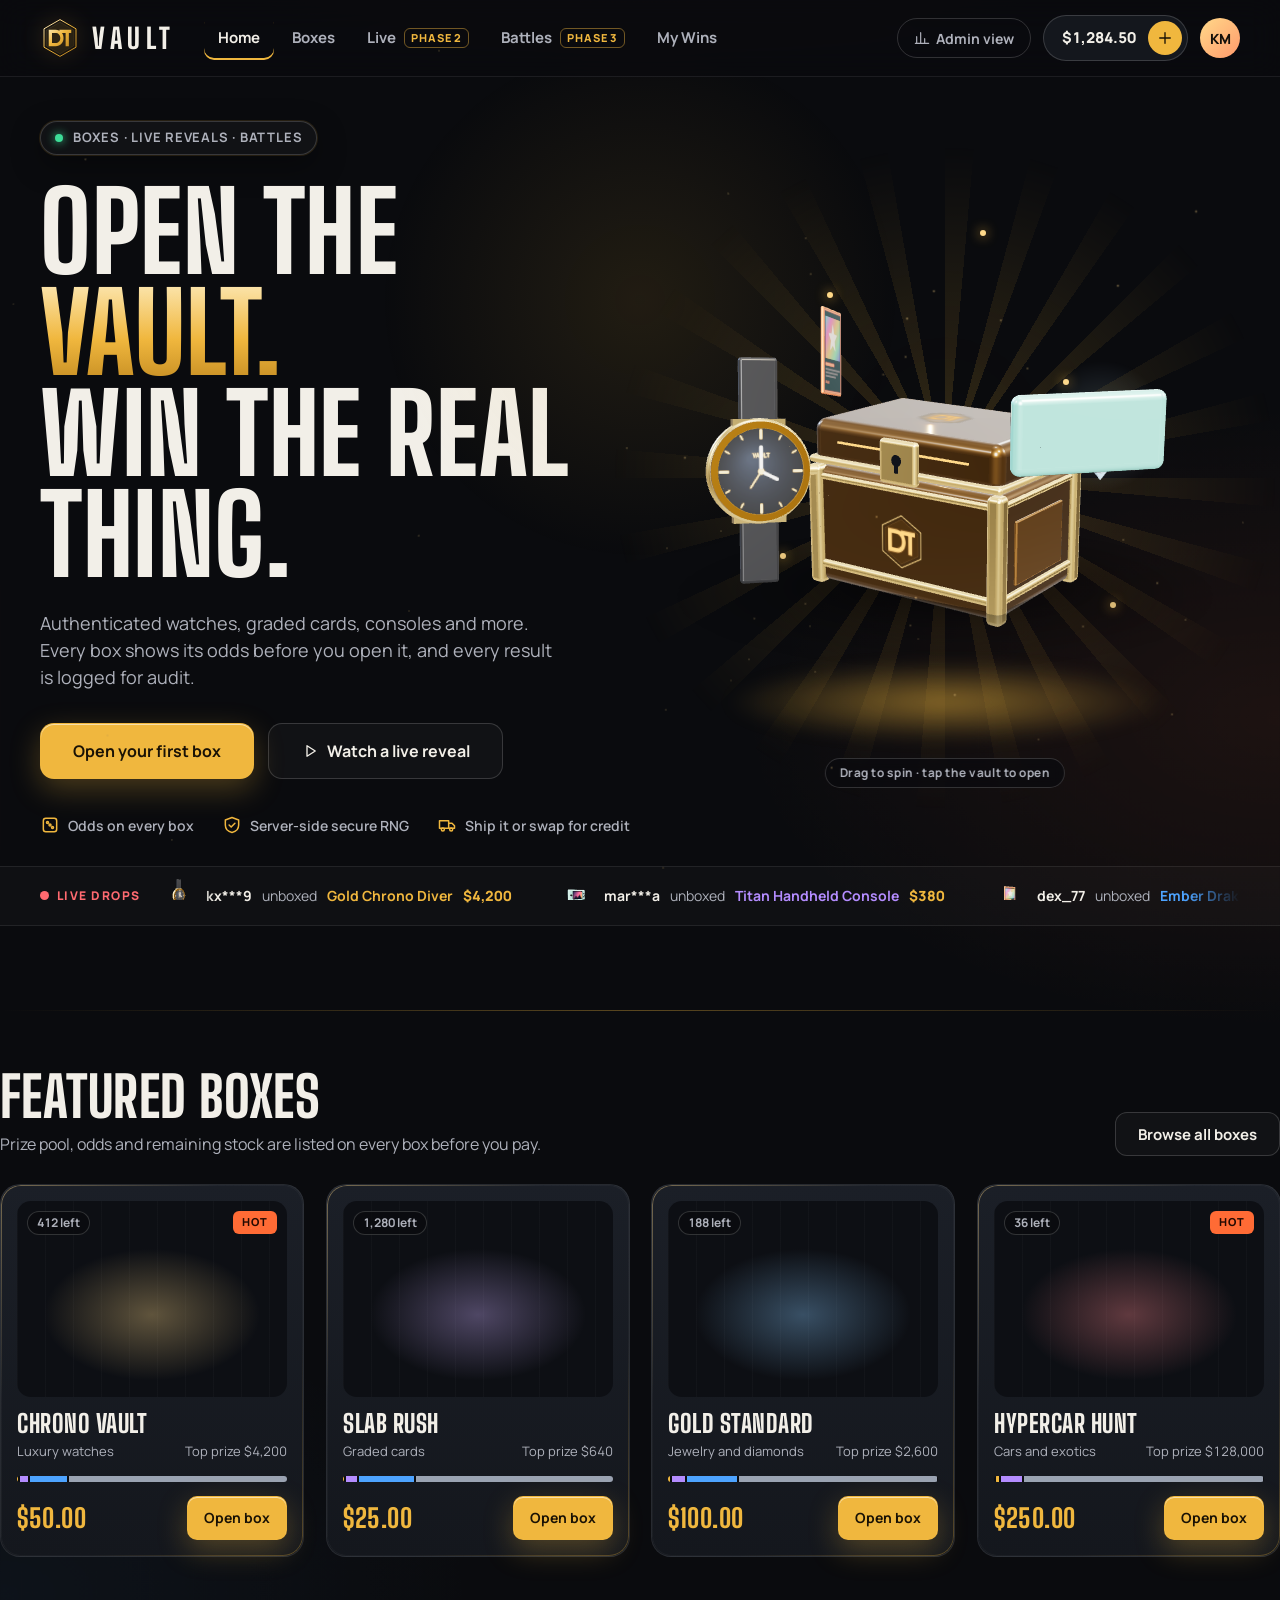
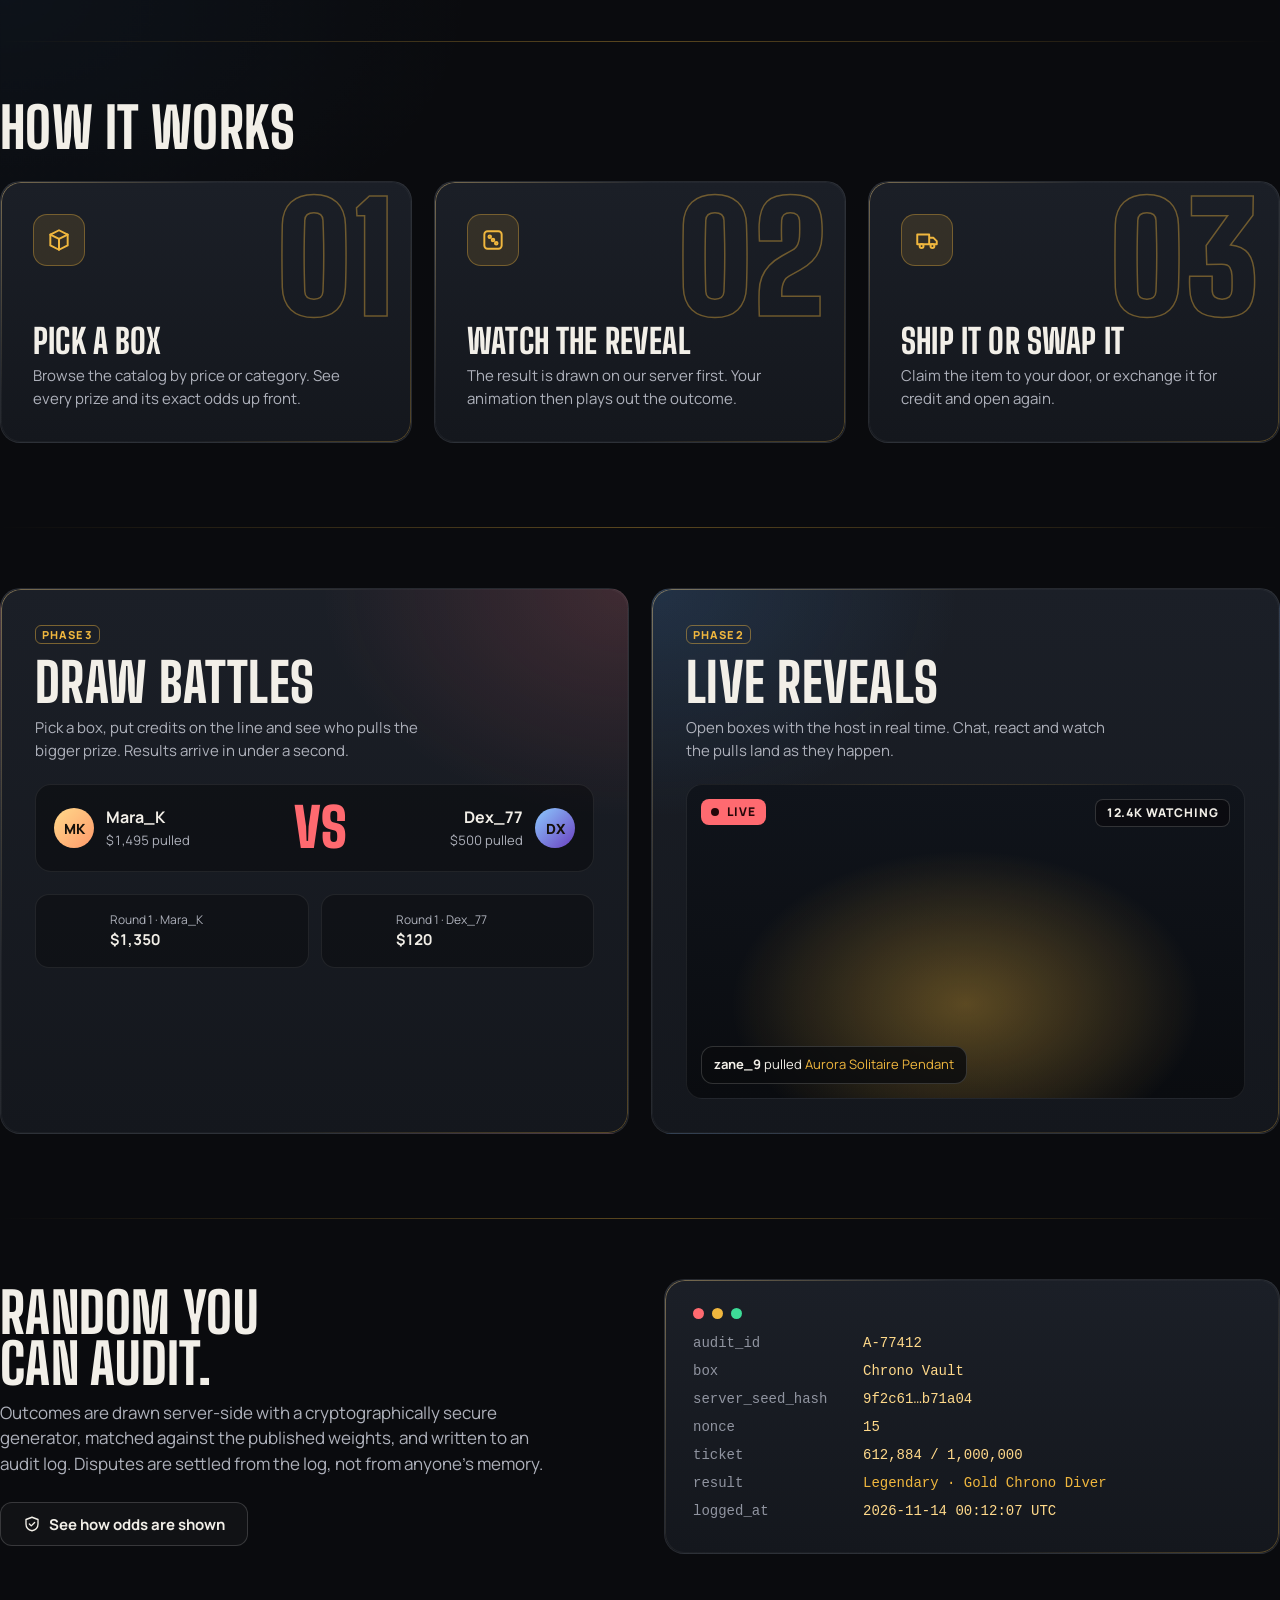
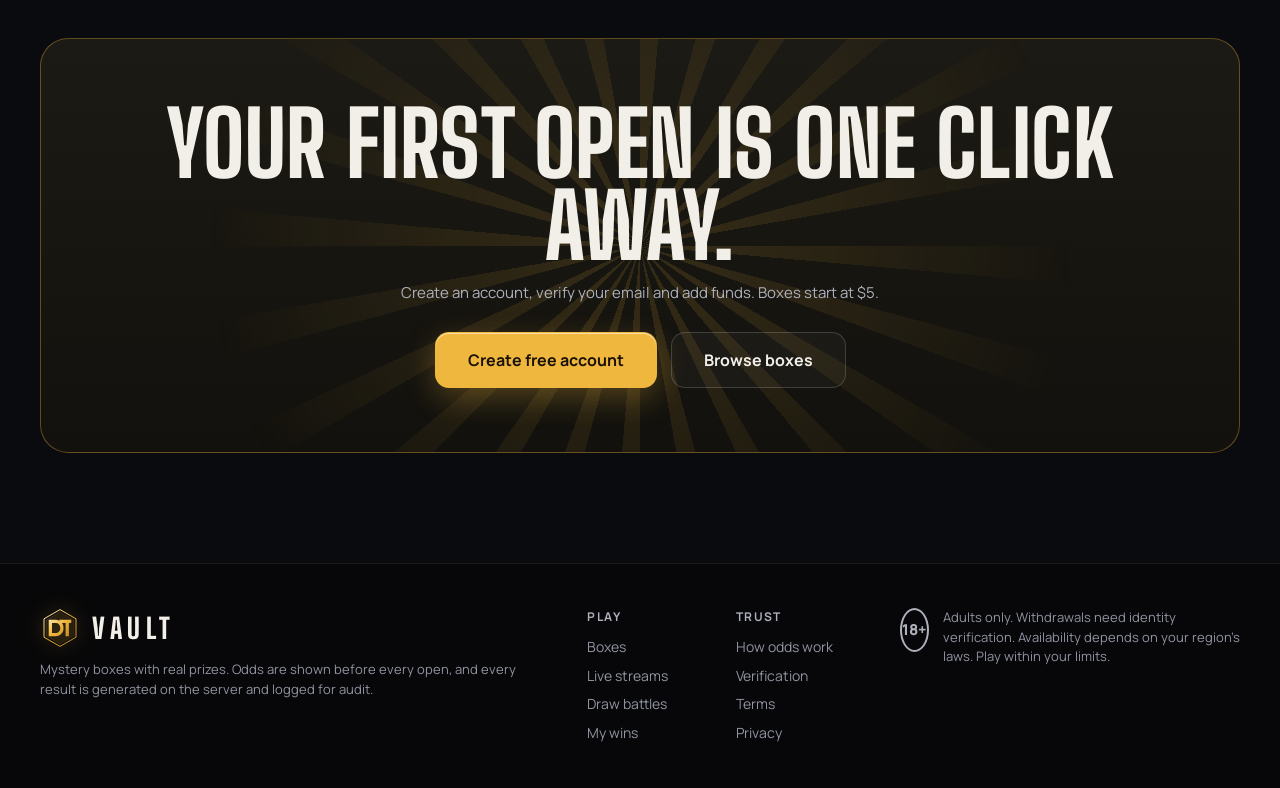
<file: index.html>
<!doctype html>
<html lang="en">
<head>
<meta charset="utf-8">
<meta name="viewport" content="width=device-width, initial-scale=1, viewport-fit=cover">
<meta name="theme-color" content="#0a0b0e">
<title>Vault Home</title>
<script>document.documentElement.classList.add('js','loading')</script>
<style>
#preloader{position:fixed;inset:0;z-index:9999;display:none;align-items:center;justify-content:center;background:radial-gradient(60% 50% at 50% 45%,#1a1508,#0a0b0e 70%);transition:opacity .6s ease,visibility .6s}
.js #preloader{display:flex}
#preloader.out{opacity:0;visibility:hidden}
html.loading{overflow:hidden}
.pl-in{display:grid;justify-items:center;gap:22px;padding:24px}
.pl-logo{width:132px;height:132px;position:relative;animation:plf 2.4s ease-in-out infinite;filter:drop-shadow(0 0 28px rgba(240,183,62,.45))}
.pl-logo svg{width:100%;height:100%;display:block}
.pl-logo polygon:first-of-type{stroke-dasharray:560;stroke-dashoffset:560;animation:pld 1.6s .1s ease forwards}
.pl-logo g{opacity:0;animation:plg .8s .7s ease forwards}
.pl-word{font:800 30px 'Big Shoulders Display',Impact,sans-serif;letter-spacing:.42em;text-indent:.42em;text-transform:uppercase;color:#f2efe8}
.pl-bar{width:min(260px,64vw);height:3px;border-radius:99px;background:rgba(255,255,255,.1);overflow:hidden}
.pl-bar i{display:block;height:100%;transform:scaleX(.05);transform-origin:left;background:linear-gradient(90deg,#b8801a,#ffd98a);box-shadow:0 0 12px rgba(240,183,62,.7)}
.pl-msg{font:600 13px Manrope,system-ui,sans-serif;letter-spacing:.06em;color:#9094a0;text-align:center;max-width:320px;min-height:18px}
#preloader.err .pl-bar{display:none}#preloader.err .pl-msg{color:#f2efe8}
@keyframes plf{0%,100%{transform:translateY(0) scale(1)}50%{transform:translateY(-6px) scale(1.03)}}
@keyframes pld{to{stroke-dashoffset:0}}
@keyframes plg{to{opacity:1}}
</style>
<link rel="preconnect" href="https://fonts.googleapis.com">
<link rel="preconnect" href="https://fonts.gstatic.com" crossorigin>
<link href="https://fonts.googleapis.com/css2?family=Big+Shoulders+Display:wght@700;800;900&family=Manrope:wght@400;500;600;700;800&display=swap" rel="stylesheet">
<link rel="icon" type="image/svg+xml" href="assets/dt-logo.svg">
<link rel="stylesheet" href="css/base.css">
<link rel="stylesheet" href="css/index.css">
<link rel="stylesheet" href="css/fx.css">
<script type="importmap">{"imports":{"three":"./js/lib/three.module.js","three/addons/":"./js/lib/addons/"}}</script>
<script type="module" src="js/main.js"></script>
</head>
<body>
<div id="preloader" role="status" aria-live="polite"><div class="pl-in"><div class="pl-logo"><svg xmlns="http://www.w3.org/2000/svg" viewBox="0 0 200 200"><defs><linearGradient id="pg" gradientUnits="userSpaceOnUse" x1="20" y1="10" x2="180" y2="190"><stop offset="0" stop-color="#fff3cf"/><stop offset=".45" stop-color="#f0b73e"/><stop offset="1" stop-color="#b8801a"/></linearGradient></defs><polygon points="100,8 180,54 180,146 100,192 20,146 20,54" fill="none" stroke="url(#pg)" stroke-width="5" stroke-linejoin="round"/>
<polygon points="100,21 169,61 169,139 100,179 31,139 31,61" fill="rgba(240,183,62,.07)" stroke="url(#pg)" stroke-opacity=".4" stroke-width="1.5" stroke-linejoin="round"/><g transform="translate(100 100) scale(.74) translate(-100 -100)" fill="url(#pg)">
<path fill-rule="evenodd" d="M24 44 H70 C104 44 124 70 124 100 C124 130 104 156 70 156 H24 Z M46 66 V134 H68 C90 134 102 120 102 100 C102 80 90 66 68 66 Z"/>
<path d="M96 44 H176 V66 H160 V156 H138 V66 H96 Z"/></g></svg></div><div class="pl-word">Vault</div><div class="pl-bar"><i></i></div><div class="pl-msg">Loading</div></div><noscript><p style="position:absolute;bottom:40px;width:100%;text-align:center;color:#9094a0">JavaScript is required to view this site.</p></noscript></div>
<div class="pg"><div class="gl bgfx" data-gl="dust"></div><header class="nav"><div class="wrap">
<a class="brand" href="index.html"><img src="assets/dt-logo.svg" alt=""><b>Vault</b></a>
<nav class="links" aria-label="Main"><a href="index.html" class=on>Home</a><a href="boxes.html">Boxes</a><a href="live.html">Live<span class=ph>Phase 2</span></a><a href="battles.html">Battles<span class=ph>Phase 3</span></a><a href="wallet.html">My Wins</a></nav>
<div class="navr"><a class="chip" href="admin.html"><svg class="ic" width="16" height="16" viewBox="0 0 24 24" fill="none" stroke="currentColor" stroke-width="1.8" stroke-linecap="round" stroke-linejoin="round" aria-hidden="true"><path d="M4 20V10M10 20V4M16 20v-7M22 20H2"/></svg> Admin view</a><a class="bal" href="wallet.html"><span class="num">$1,284.50</span><span class="pl"><svg class="ic" width="18" height="18" viewBox="0 0 24 24" fill="none" stroke="currentColor" stroke-width="1.8" stroke-linecap="round" stroke-linejoin="round" aria-hidden="true"><path d="M12 5v14M5 12h14"/></svg></span></a><span class="av">KM</span></div>
</div></header><section class="wrap hero">
<div>
<div class="kick"><i></i>Boxes &middot; Live reveals &middot; Battles</div>
<h1 class="disp h1">Open the <em>vault.</em><br>Win the real thing.</h1>
<p class="lead">Authenticated watches, graded cards, consoles and more. Every box shows its odds before you open it, and every result is logged for audit.</p>
<div class="ctas"><a class="btn gold lg" href="boxes.html">Open your first box</a><a class="btn ghost lg" href="live.html"><svg class="ic" width="18" height="18" viewBox="0 0 24 24" fill="none" stroke="currentColor" stroke-width="1.8" stroke-linecap="round" stroke-linejoin="round" aria-hidden="true"><path d="M8 5l11 7-11 7z"/></svg> Watch a live reveal</a></div>
<ul class="trust"><li><svg class="ic" width="20" height="20" viewBox="0 0 24 24" fill="none" stroke="currentColor" stroke-width="1.8" stroke-linecap="round" stroke-linejoin="round" aria-hidden="true"><rect x="4" y="4" width="16" height="16" rx="3"/><circle cx="9" cy="9" r="1.2"/><circle cx="15" cy="15" r="1.2"/><circle cx="12" cy="12" r="1.2"/></svg>Odds on every box</li><li><svg class="ic" width="20" height="20" viewBox="0 0 24 24" fill="none" stroke="currentColor" stroke-width="1.8" stroke-linecap="round" stroke-linejoin="round" aria-hidden="true"><path d="M12 3l8 3v6c0 5-3.5 8-8 9-4.5-1-8-4-8-9V6z"/><path d="M8.5 12l2.5 2.5L15.5 10"/></svg>Server-side secure RNG</li><li><svg class="ic" width="20" height="20" viewBox="0 0 24 24" fill="none" stroke="currentColor" stroke-width="1.8" stroke-linecap="round" stroke-linejoin="round" aria-hidden="true"><path d="M3 7h11v9H3zM14 10h4l3 3v3h-7"/><circle cx="7" cy="17.5" r="1.8"/><circle cx="17" cy="17.5" r="1.8"/></svg>Ship it or swap for credit</li></ul>
</div>
<div class="hstage" aria-hidden="true"><div class="rays"></div><div class="floor"></div><div class="hgl gl" data-gl="hero" data-tint="gold" data-orbit="chrono,drake,aurora,console"><span class="gl-hint">Drag to spin &middot; tap the vault to open</span></div>
<i class="sp" style="left:30%;top:20%"></i><i class="sp" style="left:70%;top:34%;animation-delay:-1s"></i><i class="sp" style="left:56%;top:10%;animation-delay:-2s"></i><i class="sp" style="left:22%;top:62%;animation-delay:-.5s"></i><i class="sp" style="left:78%;top:70%;animation-delay:-1.5s"></i></div>
</section>
<div class="ticker"><div class="wrap tkw"><span class="livel"><i></i>Live drops</span><div class="tkv"><div class="track"><span class="tk"><span class="mini"><span class="gl glinl" data-gl="item" data-item="chrono"></span></span><b>kx***9</b> unboxed <span style="color:#f0b73e;font-weight:700">Gold Chrono Diver</span> <u class="num">$4,200</u></span><span class="tk"><span class="mini"><span class="gl glinl" data-gl="item" data-item="console"></span></span><b>mar***a</b> unboxed <span style="color:#b48cff;font-weight:700">Titan Handheld Console</span> <u class="num">$380</u></span><span class="tk"><span class="mini"><span class="gl glinl" data-gl="item" data-item="drake"></span></span><b>dex_77</b> unboxed <span style="color:#4da3ff;font-weight:700">Ember Drake Holo Card</span> <u class="num">$120</u></span><span class="tk"><span class="mini"><span class="gl glinl" data-gl="item" data-item="aurora"></span></span><b>z***ne</b> unboxed <span style="color:#f0b73e;font-weight:700">Aurora Solitaire Pendant</span> <u class="num">$2,600</u></span><span class="tk"><span class="mini"><span class="gl glinl" data-gl="item" data-item="phones"></span></span><b>ol***1</b> unboxed <span style="color:#b48cff;font-weight:700">Studio Pro Headphones</span> <u class="num">$420</u></span><span class="tk"><span class="mini"><span class="gl glinl" data-gl="item" data-item="booster"></span></span><b>ninja_k</b> unboxed <span style="color:#4da3ff;font-weight:700">Sealed Booster Pack</span> <u class="num">$48</u></span><span class="tk"><span class="mini"><span class="gl glinl" data-gl="item" data-item="slab"></span></span><b>t***ry</b> unboxed <span style="color:#b48cff;font-weight:700">Holo Wyrm Graded Slab</span> <u class="num">$640</u></span><span class="tk"><span class="mini"><span class="gl glinl" data-gl="item" data-item="steel"></span></span><b>a***22</b> unboxed <span style="color:#b48cff;font-weight:700">Steel Sport Chronograph</span> <u class="num">$1,350</u></span><span class="tk"><span class="mini"><span class="gl glinl" data-gl="item" data-item="chrono"></span></span><b>kx***9</b> unboxed <span style="color:#f0b73e;font-weight:700">Gold Chrono Diver</span> <u class="num">$4,200</u></span><span class="tk"><span class="mini"><span class="gl glinl" data-gl="item" data-item="console"></span></span><b>mar***a</b> unboxed <span style="color:#b48cff;font-weight:700">Titan Handheld Console</span> <u class="num">$380</u></span><span class="tk"><span class="mini"><span class="gl glinl" data-gl="item" data-item="drake"></span></span><b>dex_77</b> unboxed <span style="color:#4da3ff;font-weight:700">Ember Drake Holo Card</span> <u class="num">$120</u></span><span class="tk"><span class="mini"><span class="gl glinl" data-gl="item" data-item="aurora"></span></span><b>z***ne</b> unboxed <span style="color:#f0b73e;font-weight:700">Aurora Solitaire Pendant</span> <u class="num">$2,600</u></span><span class="tk"><span class="mini"><span class="gl glinl" data-gl="item" data-item="phones"></span></span><b>ol***1</b> unboxed <span style="color:#b48cff;font-weight:700">Studio Pro Headphones</span> <u class="num">$420</u></span><span class="tk"><span class="mini"><span class="gl glinl" data-gl="item" data-item="booster"></span></span><b>ninja_k</b> unboxed <span style="color:#4da3ff;font-weight:700">Sealed Booster Pack</span> <u class="num">$48</u></span><span class="tk"><span class="mini"><span class="gl glinl" data-gl="item" data-item="slab"></span></span><b>t***ry</b> unboxed <span style="color:#b48cff;font-weight:700">Holo Wyrm Graded Slab</span> <u class="num">$640</u></span><span class="tk"><span class="mini"><span class="gl glinl" data-gl="item" data-item="steel"></span></span><b>a***22</b> unboxed <span style="color:#b48cff;font-weight:700">Steel Sport Chronograph</span> <u class="num">$1,350</u></span></div></div></div></div><section class="wrap sec"><div class="sech"><div><h2 class="disp h2">Featured boxes</h2><p class="sub">Prize pool, odds and remaining stock are listed on every box before you pay.</p></div><a class="btn ghost" href="boxes.html">Browse all boxes</a></div><div class="grid g4"><a class="card bx" href="box.html"><span class="stock num">412 left</span><span class="hot">Hot</span>
<div class="bxa gl" data-gl="crate" data-tint="gold" data-auto="0.5" data-zoom="1.18" style="--gl:rgba(255,217,138,0.34)"></div>
<div><div class="bxn">Chrono Vault</div><div class="bxm" style="margin-top:6px"><span>Luxury watches</span><span class="num">Top prize $4,200</span></div></div>
<div class="odds"><i style="flex:0.3;background:#f0b73e"></i><i style="flex:3.1;background:#b48cff"></i><i style="flex:14;background:#4da3ff"></i><i style="flex:82.6;background:#9aa3b2"></i></div>
<div class="bxm"><span class="pr num">$50.00</span><span class="btn gold sm">Open box</span></div></a><a class="card bx" href="box.html"><span class="stock num">1,280 left</span>
<div class="bxa gl" data-gl="crate" data-tint="violet" data-auto="0.5" data-zoom="1.18" style="--gl:rgba(205,178,255,0.34)"></div>
<div><div class="bxn">Slab Rush</div><div class="bxm" style="margin-top:6px"><span>Graded cards</span><span class="num">Top prize $640</span></div></div>
<div class="odds"><i style="flex:0.4;background:#f0b73e"></i><i style="flex:4;background:#b48cff"></i><i style="flex:21;background:#4da3ff"></i><i style="flex:74.6;background:#9aa3b2"></i></div>
<div class="bxm"><span class="pr num">$25.00</span><span class="btn gold sm">Open box</span></div></a><a class="card bx" href="box.html"><span class="stock num">188 left</span>
<div class="bxa gl" data-gl="crate" data-tint="blue" data-auto="0.5" data-zoom="1.18" style="--gl:rgba(140,203,255,0.34)"></div>
<div><div class="bxn">Gold Standard</div><div class="bxm" style="margin-top:6px"><span>Jewelry and diamonds</span><span class="num">Top prize $2,600</span></div></div>
<div class="odds"><i style="flex:0.6;background:#f0b73e"></i><i style="flex:5;background:#b48cff"></i><i style="flex:19;background:#4da3ff"></i><i style="flex:75.4;background:#9aa3b2"></i></div>
<div class="bxm"><span class="pr num">$100.00</span><span class="btn gold sm">Open box</span></div></a><a class="card bx" href="box.html"><span class="stock num">36 left</span><span class="hot">Hot</span>
<div class="bxa gl" data-gl="crate" data-tint="crim" data-auto="0.5" data-zoom="1.18" style="--gl:rgba(255,138,144,0.34)"></div>
<div><div class="bxn">Hypercar Hunt</div><div class="bxm" style="margin-top:6px"><span>Cars and exotics</span><span class="num">Top prize $128,000</span></div></div>
<div class="odds"><i style="flex:0.02;background:#ff6b35"></i><i style="flex:1.2;background:#f0b73e"></i><i style="flex:8;background:#b48cff"></i><i style="flex:90.78;background:#9aa3b2"></i></div>
<div class="bxm"><span class="pr num">$250.00</span><span class="btn gold sm">Open box</span></div></a></div></section><section class="wrap sec"><div class="sech"><h2 class="disp h2">How it works</h2></div><div class="grid g3"><div class="card step"><span class="n">01</span><div class="i"><svg class="ic" width="26" height="26" viewBox="0 0 24 24" fill="none" stroke="currentColor" stroke-width="1.8" stroke-linecap="round" stroke-linejoin="round" aria-hidden="true"><path d="M12 3l8 4v10l-8 4-8-4V7z"/><path d="M4 7l8 4 8-4M12 11v10"/></svg></div><h3 class="disp">Pick a box</h3><p>Browse the catalog by price or category. See every prize and its exact odds up front.</p></div><div class="card step"><span class="n">02</span><div class="i"><svg class="ic" width="26" height="26" viewBox="0 0 24 24" fill="none" stroke="currentColor" stroke-width="1.8" stroke-linecap="round" stroke-linejoin="round" aria-hidden="true"><rect x="4" y="4" width="16" height="16" rx="3"/><circle cx="9" cy="9" r="1.2"/><circle cx="15" cy="15" r="1.2"/><circle cx="12" cy="12" r="1.2"/></svg></div><h3 class="disp">Watch the reveal</h3><p>The result is drawn on our server first. Your animation then plays out the outcome.</p></div><div class="card step"><span class="n">03</span><div class="i"><svg class="ic" width="26" height="26" viewBox="0 0 24 24" fill="none" stroke="currentColor" stroke-width="1.8" stroke-linecap="round" stroke-linejoin="round" aria-hidden="true"><path d="M3 7h11v9H3zM14 10h4l3 3v3h-7"/><circle cx="7" cy="17.5" r="1.8"/><circle cx="17" cy="17.5" r="1.8"/></svg></div><h3 class="disp">Ship it or swap it</h3><p>Claim the item to your door, or exchange it for credit and open again.</p></div></div></section><section class="wrap sec"><div class="grid g2"><a class="card feat" href="battles.html" style="background:radial-gradient(70% 60% at 100% 0%,rgba(255,106,112,.16),transparent 70%),linear-gradient(180deg,var(--sf2),var(--sf))">
<div><span class="ph">Phase 3</span><h3 class="disp" style="margin-top:12px">Draw battles</h3><p>Pick a box, put credits on the line and see who pulls the bigger prize. Results arrive in under a second.</p></div>
<div class="vs"><div class="pl"><span class="av">MK</span><div><b>Mara_K</b><small class="num">$1,495 pulled</small></div></div><span class="vsb">VS</span><div class="pl"><div style="text-align:right"><b>Dex_77</b><small class="num">$500 pulled</small></div><span class="av" style="background:linear-gradient(135deg,#8ccbff,#6a3fc0)">DX</span></div></div>
<div class="pulls"><div><span class="gl glinl" data-gl="item" data-item="steel"></span><span><small>Round 1 &middot; Mara_K</small><b class="num">$1,350</b></span></div><div><span class="gl glinl" data-gl="item" data-item="drake"></span><span><small>Round 1 &middot; Dex_77</small><b class="num">$120</b></span></div></div></a><a class="card feat" href="live.html" style="background:radial-gradient(70% 60% at 0% 0%,rgba(77,163,255,.14),transparent 70%),linear-gradient(180deg,var(--sf2),var(--sf))">
<div><span class="ph">Phase 2</span><h3 class="disp" style="margin-top:12px">Live reveals</h3><p>Open boxes with the host in real time. Chat, react and watch the pulls land as they happen.</p></div>
<div class="scene"><span class="badge b-live"><i style="width:8px;height:8px;border-radius:50%;background:#240608;animation:pulse 1.2s infinite"></i>Live</span><span class="badge b-v num">12.4K watching</span><div class="cr gl" data-gl="crate" data-tint="ember" data-auto="0.6" data-click="none"></div><div class="bub"><b>zane_9</b> pulled <span style="color:var(--gold)">Aurora Solitaire Pendant</span></div></div></a></div></section><section class="wrap sec"><div class="grid g2" style="align-items:center;gap:48px">
<div><h2 class="disp h2">Random you<br>can audit.</h2><p class="sub" style="font-size:17px">Outcomes are drawn server-side with a cryptographically secure generator, matched against the published weights, and written to an audit log. Disputes are settled from the log, not from anyone's memory.</p><div class="ctas" style="margin-top:26px"><a class="btn ghost" href="box.html"><svg class="ic" width="18" height="18" viewBox="0 0 24 24" fill="none" stroke="currentColor" stroke-width="1.8" stroke-linecap="round" stroke-linejoin="round" aria-hidden="true"><path d="M12 3l8 3v6c0 5-3.5 8-8 9-4.5-1-8-4-8-9V6z"/><path d="M8.5 12l2.5 2.5L15.5 10"/></svg> See how odds are shown</a></div></div>
<div class="card code mono"><div style="display:flex;gap:8px;margin-bottom:10px"><i style="width:11px;height:11px;border-radius:50%;background:#ff6a70"></i><i style="width:11px;height:11px;border-radius:50%;background:#f0b73e"></i><i style="width:11px;height:11px;border-radius:50%;background:#3ddc97"></i></div>
<div><span class="k">audit_id</span><span class="v">A-77412</span></div><div><span class="k">box</span><span class="v">Chrono Vault</span></div><div><span class="k">server_seed_hash</span><span class="v">9f2c61&hellip;b71a04</span></div><div><span class="k">nonce</span><span class="v">15</span></div><div><span class="k">ticket</span><span class="v">612,884 / 1,000,000</span></div><div><span class="k">result</span><span class="v" style="color:var(--leg)">Legendary &middot; Gold Chrono Diver</span></div><div><span class="k">logged_at</span><span class="v">2026-11-14 00:12:07 UTC</span></div></div>
</div></section><section class="wrap"><div class="cta"><div class="rays" style="width:1300px;height:1300px;margin:-650px 0 0 -650px"></div><h2 class="disp">Your first open is one click away.</h2><p>Create an account, verify your email and add funds. Boxes start at $5.</p><div class="ctas"><a class="btn gold lg" href="boxes.html">Create free account</a><a class="btn ghost lg" href="boxes.html">Browse boxes</a></div></div></section><footer class="foot"><div class="wrap">
<div><a class="brand" href="index.html"><img src="assets/dt-logo.svg" alt=""><b>Vault</b></a><p>Mystery boxes with real prizes. Odds are shown before every open, and every result is generated on the server and logged for audit.</p></div>
<div><h4>Play</h4><ul><li><a href="boxes.html">Boxes</a></li><li><a href="live.html">Live streams</a></li><li><a href="battles.html">Draw battles</a></li><li><a href="wallet.html">My wins</a></li></ul></div>
<div><h4>Trust</h4><ul><li><a href="box.html">How odds work</a></li><li><a href="wallet.html">Verification</a></li><li><a href="index.html">Terms</a></li><li><a href="index.html">Privacy</a></li></ul></div>
<div style="display:flex;gap:14px;align-items:flex-start;max-width:340px"><span class="age">18+</span><p style="margin:0">Adults only. Withdrawals need identity verification. Availability depends on your region's laws. Play within your limits.</p></div>
</div></footer><nav class="tabbar" aria-label="Primary"><a href="index.html" class=on><svg class="ic" width="22" height="22" viewBox="0 0 24 24" fill="none" stroke="currentColor" stroke-width="1.8" stroke-linecap="round" stroke-linejoin="round" aria-hidden="true"><path d="M12 3l8 4v10l-8 4-8-4V7z"/><path d="M4 7l8 4 8-4M12 11v10"/></svg><span>Home</span></a><a href="boxes.html"><svg class="ic" width="22" height="22" viewBox="0 0 24 24" fill="none" stroke="currentColor" stroke-width="1.8" stroke-linecap="round" stroke-linejoin="round" aria-hidden="true"><rect x="4" y="4" width="16" height="16" rx="3"/><circle cx="9" cy="9" r="1.2"/><circle cx="15" cy="15" r="1.2"/><circle cx="12" cy="12" r="1.2"/></svg><span>Boxes</span></a><a href="live.html"><svg class="ic" width="22" height="22" viewBox="0 0 24 24" fill="none" stroke="currentColor" stroke-width="1.8" stroke-linecap="round" stroke-linejoin="round" aria-hidden="true"><rect x="3" y="6" width="13" height="12" rx="2"/><path d="M16 10l5-3v10l-5-3z"/></svg><span>Live</span></a><a href="battles.html"><svg class="ic" width="22" height="22" viewBox="0 0 24 24" fill="none" stroke="currentColor" stroke-width="1.8" stroke-linecap="round" stroke-linejoin="round" aria-hidden="true"><path d="M4 4l9 9M20 4l-9 9M4 20l4-4M20 20l-4-4M13 13l-2 2"/></svg><span>Battles</span></a><a href="wallet.html"><svg class="ic" width="22" height="22" viewBox="0 0 24 24" fill="none" stroke="currentColor" stroke-width="1.8" stroke-linecap="round" stroke-linejoin="round" aria-hidden="true"><rect x="3" y="6" width="18" height="13" rx="3"/><path d="M3 10h18"/><circle cx="16.5" cy="14.5" r="1.2"/></svg><span>Wins</span></a></nav></div>

</body>
</html>
</file>
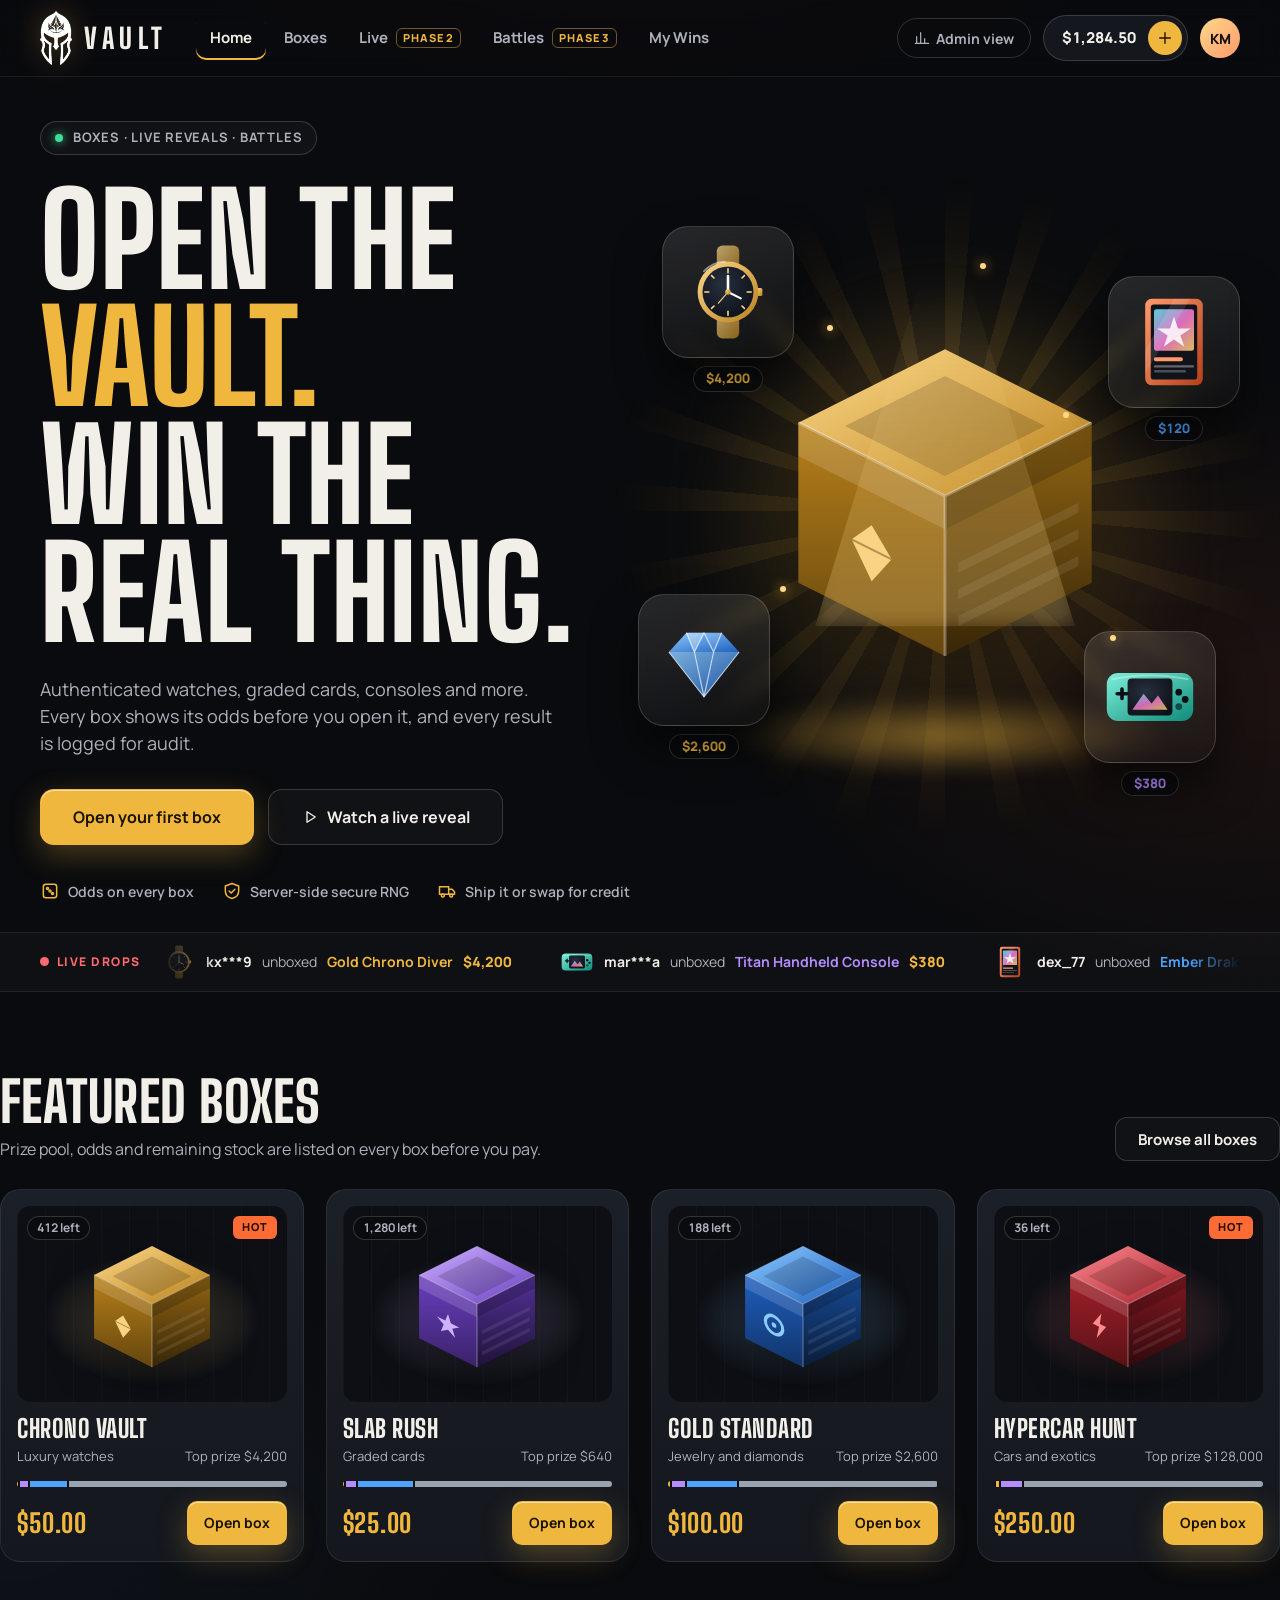
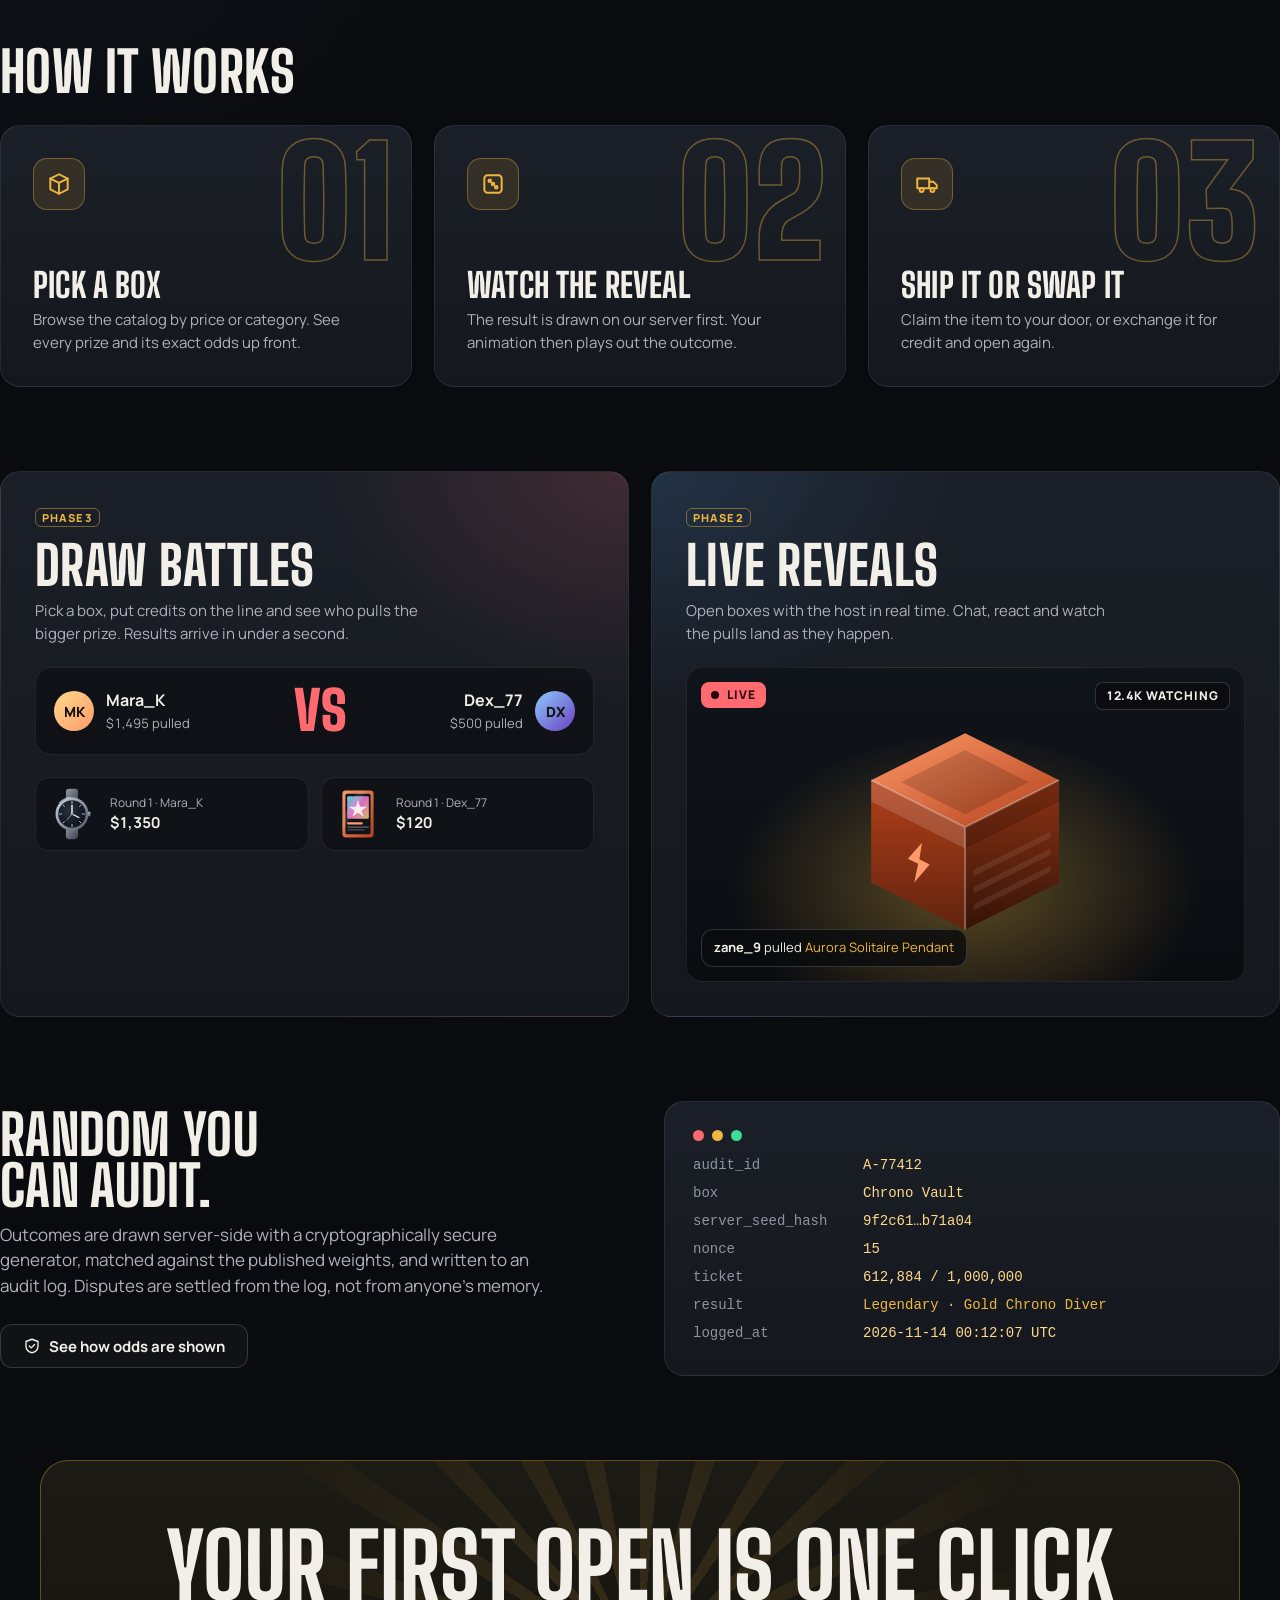
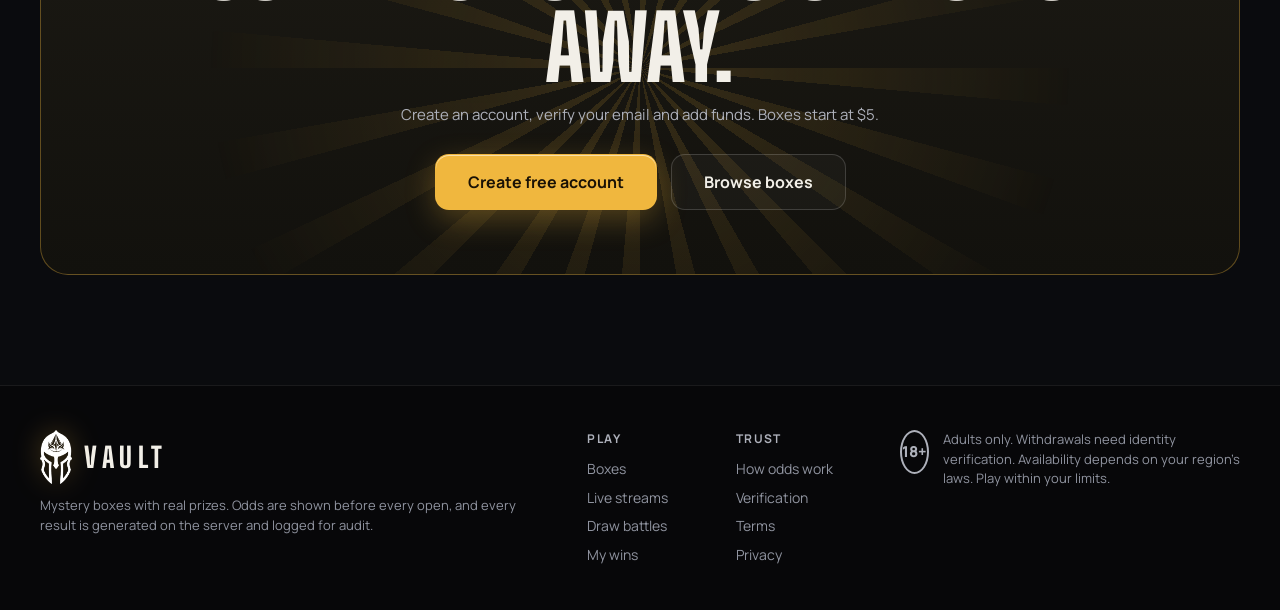
<file: vault-site/index.html>
<!doctype html>
<html lang="en">
<head>
<meta charset="utf-8">
<meta name="viewport" content="width=device-width, initial-scale=1">
<title>Vault Home</title>
<link rel="preconnect" href="https://fonts.googleapis.com">
<link rel="preconnect" href="https://fonts.gstatic.com" crossorigin>
<link href="https://fonts.googleapis.com/css2?family=Big+Shoulders+Display:wght@700;800;900&family=Manrope:wght@400;500;600;700;800&display=swap" rel="stylesheet">
<link rel="icon" href="assets/vault-helmet.png">
<link rel="stylesheet" href="css/base.css">
<link rel="stylesheet" href="css/index.css">
</head>
<body>
<div class="pg"><header class="nav"><div class="wrap">
<a class="brand" href="index.html"><img src="assets/vault-helmet.png" alt=""><b>Vault</b></a>
<nav class="links" aria-label="Main"><a href="index.html" class=on>Home</a><a href="boxes.html">Boxes</a><a href="live.html">Live<span class=ph>Phase 2</span></a><a href="battles.html">Battles<span class=ph>Phase 3</span></a><a href="wallet.html">My Wins</a></nav>
<div class="navr"><a class="chip" href="admin.html"><svg class="ic" width="16" height="16" viewBox="0 0 24 24" fill="none" stroke="currentColor" stroke-width="1.8" stroke-linecap="round" stroke-linejoin="round" aria-hidden="true"><path d="M4 20V10M10 20V4M16 20v-7M22 20H2"/></svg> Admin view</a><a class="bal" href="wallet.html"><span class="num">$1,284.50</span><span class="pl"><svg class="ic" width="18" height="18" viewBox="0 0 24 24" fill="none" stroke="currentColor" stroke-width="1.8" stroke-linecap="round" stroke-linejoin="round" aria-hidden="true"><path d="M12 5v14M5 12h14"/></svg></span></a><span class="av">KM</span></div>
</div></header><section class="wrap hero">
<div>
<div class="kick"><i></i>Boxes &middot; Live reveals &middot; Battles</div>
<h1 class="disp h1">Open the <em>vault.</em><br>Win the real thing.</h1>
<p class="lead">Authenticated watches, graded cards, consoles and more. Every box shows its odds before you open it, and every result is logged for audit.</p>
<div class="ctas"><a class="btn gold lg" href="boxes.html">Open your first box</a><a class="btn ghost lg" href="live.html"><svg class="ic" width="18" height="18" viewBox="0 0 24 24" fill="none" stroke="currentColor" stroke-width="1.8" stroke-linecap="round" stroke-linejoin="round" aria-hidden="true"><path d="M8 5l11 7-11 7z"/></svg> Watch a live reveal</a></div>
<ul class="trust"><li><svg class="ic" width="20" height="20" viewBox="0 0 24 24" fill="none" stroke="currentColor" stroke-width="1.8" stroke-linecap="round" stroke-linejoin="round" aria-hidden="true"><rect x="4" y="4" width="16" height="16" rx="3"/><circle cx="9" cy="9" r="1.2"/><circle cx="15" cy="15" r="1.2"/><circle cx="12" cy="12" r="1.2"/></svg>Odds on every box</li><li><svg class="ic" width="20" height="20" viewBox="0 0 24 24" fill="none" stroke="currentColor" stroke-width="1.8" stroke-linecap="round" stroke-linejoin="round" aria-hidden="true"><path d="M12 3l8 3v6c0 5-3.5 8-8 9-4.5-1-8-4-8-9V6z"/><path d="M8.5 12l2.5 2.5L15.5 10"/></svg>Server-side secure RNG</li><li><svg class="ic" width="20" height="20" viewBox="0 0 24 24" fill="none" stroke="currentColor" stroke-width="1.8" stroke-linecap="round" stroke-linejoin="round" aria-hidden="true"><path d="M3 7h11v9H3zM14 10h4l3 3v3h-7"/><circle cx="7" cy="17.5" r="1.8"/><circle cx="17" cy="17.5" r="1.8"/></svg>Ship it or swap for credit</li></ul>
</div>
<div class="hstage" aria-hidden="true"><div class="rays"></div><div class="floor"></div><div class="core"><div class="beam"></div><svg viewBox="0 0 120 120" aria-hidden="true"><defs>
<linearGradient id="c8t" x1="0" y1="0" x2="1" y2="1"><stop offset="0" stop-color="#ffd98a"/><stop offset="1" stop-color="#b8801a"/></linearGradient>
<linearGradient id="c8l" x1="0" y1="0" x2="0" y2="1"><stop offset="0" stop-color="#b8801a"/><stop offset="1" stop-color="#65460e"/></linearGradient>
<linearGradient id="c8r" x1="0" y1="0" x2="0" y2="1"><stop offset="0" stop-color="#936614"/><stop offset="1" stop-color="#372607"/></linearGradient></defs>
<polygon points="16,38 60,60 60,108 16,86" fill="url(#c8l)"/>
<polygon points="104,38 60,60 60,108 104,86" fill="url(#c8r)"/>
<polygon points="60,16 104,38 60,60 16,38" fill="url(#c8t)"/>
<polygon points="60,24 90,39 60,54 30,39" fill="#000" opacity=".16"/>
<polygon points="16,38 60,60 60,70 16,48" fill="#fff" opacity=".14"/>
<polygon points="104,38 60,60 60,70 104,48" fill="#000" opacity=".18"/>
<g transform="matrix(1 .5 0 1 16 38)"><g transform="translate(22 27) scale(.6) translate(-22 -34)"><path d="M22 22 L32 34 L22 50 L12 34Z" fill="#ffd98a" opacity=".95"/><path d="M12 34 H32" stroke="#65460e" stroke-width="1.2" opacity=".6"/></g></g>
<g stroke="#fff" opacity=".3" stroke-width=".9"><path d="M60 60 V108"/><path d="M16 38 L60 60 L104 38" fill="none"/></g>
<g transform="matrix(1 -.5 0 1 60 60)" fill="#fff" opacity=".08"><rect x="4" y="22" width="36" height="3"/><rect x="4" y="30" width="36" height="3"/><rect x="4" y="38" width="36" height="3"/></g>
</svg></div>
<div class="orb" style="left:2%;top:4%;--r:-8deg;animation-delay:0s"><div class="t"><svg viewBox="0 0 120 120" aria-hidden="true"><defs><linearGradient id="a9g" x1="0" y1="0" x2="1" y2="1"><stop offset="0" stop-color="#ffd98a"/><stop offset="1" stop-color="#b8801a"/></linearGradient><linearGradient id="a9h" x1="0" y1="0" x2="1" y2="1"><stop offset="0" stop-color="#5ef2ff"/><stop offset=".5" stop-color="#ff7ad9"/><stop offset="1" stop-color="#ffd86b"/></linearGradient><radialGradient id="a9f" cx=".4" cy=".35" r=".8"><stop offset="0" stop-color="#27303f"/><stop offset="1" stop-color="#0a0d13"/></radialGradient></defs><rect x="46" y="2" width="28" height="34" rx="7" fill="url(#a9g)" opacity=".7"/><rect x="46" y="84" width="28" height="34" rx="7" fill="url(#a9g)" opacity=".7"/><rect x="95" y="55" width="8" height="10" rx="2" fill="url(#a9g)"/><circle cx="60" cy="60" r="38" fill="url(#a9g)"/><circle cx="60" cy="60" r="32" fill="url(#a9f)"/><circle cx="60" cy="60" r="32" fill="none" stroke="#fff" stroke-opacity=".18"/><path d="M60 31v5M60 84v5M31 60h5M84 60h5M39.5 39.5l3 3M80.5 39.5l-3 3M39.5 80.5l3-3M80.5 80.5l-3-3" stroke="#ffd98a" stroke-width="2" stroke-linecap="round"/><path d="M60 60V40" stroke="#fff" stroke-width="3.2" stroke-linecap="round"/><path d="M60 60L76 68" stroke="#fff" stroke-width="2.6" stroke-linecap="round"/><path d="M60 60L48 74" stroke="#ffd98a" stroke-width="1.4" stroke-linecap="round"/><circle cx="60" cy="60" r="3.4" fill="url(#a9g)"/><path d="M30 34 A38 38 0 0 1 56 22" stroke="#fff" stroke-opacity=".5" stroke-width="2.4" fill="none" stroke-linecap="round"/></svg></div><span class="num" style="color:#f0b73e">$4,200</span></div><div class="orb" style="right:0;top:12%;--r:8deg;animation-delay:-2s"><div class="t"><svg viewBox="0 0 120 120" aria-hidden="true"><defs><linearGradient id="a10g" x1="0" y1="0" x2="1" y2="1"><stop offset="0" stop-color="#ff9a6b"/><stop offset="1" stop-color="#b3401a"/></linearGradient><linearGradient id="a10h" x1="0" y1="0" x2="1" y2="1"><stop offset="0" stop-color="#5ef2ff"/><stop offset=".5" stop-color="#ff7ad9"/><stop offset="1" stop-color="#ffd86b"/></linearGradient><radialGradient id="a10f" cx=".4" cy=".35" r=".8"><stop offset="0" stop-color="#27303f"/><stop offset="1" stop-color="#0a0d13"/></radialGradient></defs><rect x="24" y="6" width="72" height="108" rx="8" fill="url(#a10g)"/><rect x="31" y="13" width="58" height="94" rx="4" fill="#10131a"/><rect x="35" y="19" width="50" height="52" rx="3" fill="url(#a10h)" opacity=".85"/><path d="M60 28 L65 43 L81 43 L68 52 L73 66 L60 57 L47 66 L52 52 L39 43 L55 43Z" fill="#fff" opacity=".85"/><rect x="35" y="79" width="36" height="5" rx="2" fill="#ff9a6b"/><rect x="35" y="89" width="50" height="3" rx="1.5" fill="#fff" opacity=".35"/><rect x="35" y="95" width="40" height="3" rx="1.5" fill="#fff" opacity=".25"/><path d="M24 70 L60 6 H80 L24 100Z" fill="#fff" opacity=".1"/></svg></div><span class="num" style="color:#4da3ff">$120</span></div><div class="orb" style="left:-2%;bottom:10%;--r:6deg;animation-delay:-4s"><div class="t"><svg viewBox="0 0 120 120" aria-hidden="true"><defs><linearGradient id="a11g" x1="0" y1="0" x2="1" y2="1"><stop offset="0" stop-color="#8ccbff"/><stop offset="1" stop-color="#1f5fbf"/></linearGradient><linearGradient id="a11h" x1="0" y1="0" x2="1" y2="1"><stop offset="0" stop-color="#5ef2ff"/><stop offset=".5" stop-color="#ff7ad9"/><stop offset="1" stop-color="#ffd86b"/></linearGradient><radialGradient id="a11f" cx=".4" cy=".35" r=".8"><stop offset="0" stop-color="#27303f"/><stop offset="1" stop-color="#0a0d13"/></radialGradient></defs><polygon points="38,26 82,26 104,50 16,50" fill="url(#a11g)"/><polygon points="16,50 104,50 60,106" fill="url(#a11g)" opacity=".85"/><g fill="none" stroke="#fff" stroke-opacity=".7" stroke-width="1.4" stroke-linejoin="round"><path d="M38 26 L48 50 L60 26 L72 50 L82 26"/><path d="M48 50 L60 106 L72 50"/><path d="M16 50 L60 106 L104 50"/></g><polygon points="38,26 60,26 48,50" fill="#fff" opacity=".35"/><polygon points="60,26 82,26 72,50" fill="#fff" opacity=".12"/></svg></div><span class="num" style="color:#f0b73e">$2,600</span></div><div class="orb" style="right:4%;bottom:4%;--r:-6deg;animation-delay:-1s"><div class="t"><svg viewBox="0 0 120 120" aria-hidden="true"><defs><linearGradient id="a12g" x1="0" y1="0" x2="1" y2="1"><stop offset="0" stop-color="#7ef0da"/><stop offset="1" stop-color="#0f8b7a"/></linearGradient><linearGradient id="a12h" x1="0" y1="0" x2="1" y2="1"><stop offset="0" stop-color="#5ef2ff"/><stop offset=".5" stop-color="#ff7ad9"/><stop offset="1" stop-color="#ffd86b"/></linearGradient><radialGradient id="a12f" cx=".4" cy=".35" r=".8"><stop offset="0" stop-color="#27303f"/><stop offset="1" stop-color="#0a0d13"/></radialGradient></defs><rect x="6" y="30" width="108" height="60" rx="14" fill="url(#a12g)"/><rect x="32" y="37" width="56" height="46" rx="5" fill="url(#a12f)"/><path d="M38 76 L52 56 L62 68 L70 58 L82 76Z" fill="url(#a12h)" opacity=".8"/><path d="M19 56 h12 M25 50 v12" stroke="#0a0d13" stroke-width="4.5" stroke-linecap="round"/><circle cx="96" cy="54" r="4.2" fill="#0a0d13"/><circle cx="104" cy="63" r="4.2" fill="#0a0d13"/><circle cx="96" cy="72" r="4.2" fill="#0a0d13" opacity=".6"/><path d="M12 38 Q60 28 108 38" stroke="#fff" stroke-opacity=".35" stroke-width="2" fill="none"/></svg></div><span class="num" style="color:#b48cff">$380</span></div>
<i class="sp" style="left:30%;top:20%"></i><i class="sp" style="left:70%;top:34%;animation-delay:-1s"></i><i class="sp" style="left:56%;top:10%;animation-delay:-2s"></i><i class="sp" style="left:22%;top:62%;animation-delay:-.5s"></i><i class="sp" style="left:78%;top:70%;animation-delay:-1.5s"></i></div>
</section>
<div class="ticker"><div class="wrap tkw"><span class="livel"><i></i>Live drops</span><div class="tkv"><div class="track"><span class="tk"><span class="mini"><svg viewBox="0 0 120 120" aria-hidden="true"><defs><linearGradient id="a0g" x1="0" y1="0" x2="1" y2="1"><stop offset="0" stop-color="#ffd98a"/><stop offset="1" stop-color="#b8801a"/></linearGradient><linearGradient id="a0h" x1="0" y1="0" x2="1" y2="1"><stop offset="0" stop-color="#5ef2ff"/><stop offset=".5" stop-color="#ff7ad9"/><stop offset="1" stop-color="#ffd86b"/></linearGradient><radialGradient id="a0f" cx=".4" cy=".35" r=".8"><stop offset="0" stop-color="#27303f"/><stop offset="1" stop-color="#0a0d13"/></radialGradient></defs><rect x="46" y="2" width="28" height="34" rx="7" fill="url(#a0g)" opacity=".7"/><rect x="46" y="84" width="28" height="34" rx="7" fill="url(#a0g)" opacity=".7"/><rect x="95" y="55" width="8" height="10" rx="2" fill="url(#a0g)"/><circle cx="60" cy="60" r="38" fill="url(#a0g)"/><circle cx="60" cy="60" r="32" fill="url(#a0f)"/><circle cx="60" cy="60" r="32" fill="none" stroke="#fff" stroke-opacity=".18"/><path d="M60 31v5M60 84v5M31 60h5M84 60h5M39.5 39.5l3 3M80.5 39.5l-3 3M39.5 80.5l3-3M80.5 80.5l-3-3" stroke="#ffd98a" stroke-width="2" stroke-linecap="round"/><path d="M60 60V40" stroke="#fff" stroke-width="3.2" stroke-linecap="round"/><path d="M60 60L76 68" stroke="#fff" stroke-width="2.6" stroke-linecap="round"/><path d="M60 60L48 74" stroke="#ffd98a" stroke-width="1.4" stroke-linecap="round"/><circle cx="60" cy="60" r="3.4" fill="url(#a0g)"/><path d="M30 34 A38 38 0 0 1 56 22" stroke="#fff" stroke-opacity=".5" stroke-width="2.4" fill="none" stroke-linecap="round"/></svg></span><b>kx***9</b> unboxed <span style="color:#f0b73e;font-weight:700">Gold Chrono Diver</span> <u class="num">$4,200</u></span><span class="tk"><span class="mini"><svg viewBox="0 0 120 120" aria-hidden="true"><defs><linearGradient id="a1g" x1="0" y1="0" x2="1" y2="1"><stop offset="0" stop-color="#7ef0da"/><stop offset="1" stop-color="#0f8b7a"/></linearGradient><linearGradient id="a1h" x1="0" y1="0" x2="1" y2="1"><stop offset="0" stop-color="#5ef2ff"/><stop offset=".5" stop-color="#ff7ad9"/><stop offset="1" stop-color="#ffd86b"/></linearGradient><radialGradient id="a1f" cx=".4" cy=".35" r=".8"><stop offset="0" stop-color="#27303f"/><stop offset="1" stop-color="#0a0d13"/></radialGradient></defs><rect x="6" y="30" width="108" height="60" rx="14" fill="url(#a1g)"/><rect x="32" y="37" width="56" height="46" rx="5" fill="url(#a1f)"/><path d="M38 76 L52 56 L62 68 L70 58 L82 76Z" fill="url(#a1h)" opacity=".8"/><path d="M19 56 h12 M25 50 v12" stroke="#0a0d13" stroke-width="4.5" stroke-linecap="round"/><circle cx="96" cy="54" r="4.2" fill="#0a0d13"/><circle cx="104" cy="63" r="4.2" fill="#0a0d13"/><circle cx="96" cy="72" r="4.2" fill="#0a0d13" opacity=".6"/><path d="M12 38 Q60 28 108 38" stroke="#fff" stroke-opacity=".35" stroke-width="2" fill="none"/></svg></span><b>mar***a</b> unboxed <span style="color:#b48cff;font-weight:700">Titan Handheld Console</span> <u class="num">$380</u></span><span class="tk"><span class="mini"><svg viewBox="0 0 120 120" aria-hidden="true"><defs><linearGradient id="a2g" x1="0" y1="0" x2="1" y2="1"><stop offset="0" stop-color="#ff9a6b"/><stop offset="1" stop-color="#b3401a"/></linearGradient><linearGradient id="a2h" x1="0" y1="0" x2="1" y2="1"><stop offset="0" stop-color="#5ef2ff"/><stop offset=".5" stop-color="#ff7ad9"/><stop offset="1" stop-color="#ffd86b"/></linearGradient><radialGradient id="a2f" cx=".4" cy=".35" r=".8"><stop offset="0" stop-color="#27303f"/><stop offset="1" stop-color="#0a0d13"/></radialGradient></defs><rect x="24" y="6" width="72" height="108" rx="8" fill="url(#a2g)"/><rect x="31" y="13" width="58" height="94" rx="4" fill="#10131a"/><rect x="35" y="19" width="50" height="52" rx="3" fill="url(#a2h)" opacity=".85"/><path d="M60 28 L65 43 L81 43 L68 52 L73 66 L60 57 L47 66 L52 52 L39 43 L55 43Z" fill="#fff" opacity=".85"/><rect x="35" y="79" width="36" height="5" rx="2" fill="#ff9a6b"/><rect x="35" y="89" width="50" height="3" rx="1.5" fill="#fff" opacity=".35"/><rect x="35" y="95" width="40" height="3" rx="1.5" fill="#fff" opacity=".25"/><path d="M24 70 L60 6 H80 L24 100Z" fill="#fff" opacity=".1"/></svg></span><b>dex_77</b> unboxed <span style="color:#4da3ff;font-weight:700">Ember Drake Holo Card</span> <u class="num">$120</u></span><span class="tk"><span class="mini"><svg viewBox="0 0 120 120" aria-hidden="true"><defs><linearGradient id="a3g" x1="0" y1="0" x2="1" y2="1"><stop offset="0" stop-color="#8ccbff"/><stop offset="1" stop-color="#1f5fbf"/></linearGradient><linearGradient id="a3h" x1="0" y1="0" x2="1" y2="1"><stop offset="0" stop-color="#5ef2ff"/><stop offset=".5" stop-color="#ff7ad9"/><stop offset="1" stop-color="#ffd86b"/></linearGradient><radialGradient id="a3f" cx=".4" cy=".35" r=".8"><stop offset="0" stop-color="#27303f"/><stop offset="1" stop-color="#0a0d13"/></radialGradient></defs><polygon points="38,26 82,26 104,50 16,50" fill="url(#a3g)"/><polygon points="16,50 104,50 60,106" fill="url(#a3g)" opacity=".85"/><g fill="none" stroke="#fff" stroke-opacity=".7" stroke-width="1.4" stroke-linejoin="round"><path d="M38 26 L48 50 L60 26 L72 50 L82 26"/><path d="M48 50 L60 106 L72 50"/><path d="M16 50 L60 106 L104 50"/></g><polygon points="38,26 60,26 48,50" fill="#fff" opacity=".35"/><polygon points="60,26 82,26 72,50" fill="#fff" opacity=".12"/></svg></span><b>z***ne</b> unboxed <span style="color:#f0b73e;font-weight:700">Aurora Solitaire Pendant</span> <u class="num">$2,600</u></span><span class="tk"><span class="mini"><svg viewBox="0 0 120 120" aria-hidden="true"><defs><linearGradient id="a4g" x1="0" y1="0" x2="1" y2="1"><stop offset="0" stop-color="#cdb2ff"/><stop offset="1" stop-color="#6a3fc0"/></linearGradient><linearGradient id="a4h" x1="0" y1="0" x2="1" y2="1"><stop offset="0" stop-color="#5ef2ff"/><stop offset=".5" stop-color="#ff7ad9"/><stop offset="1" stop-color="#ffd86b"/></linearGradient><radialGradient id="a4f" cx=".4" cy=".35" r=".8"><stop offset="0" stop-color="#27303f"/><stop offset="1" stop-color="#0a0d13"/></radialGradient></defs><path d="M26 74 C22 24 98 24 94 74" fill="none" stroke="url(#a4g)" stroke-width="8" stroke-linecap="round"/><rect x="14" y="62" width="26" height="42" rx="11" fill="url(#a4g)"/><rect x="80" y="62" width="26" height="42" rx="11" fill="url(#a4g)"/><rect x="22" y="70" width="12" height="26" rx="6" fill="#0a0d13" opacity=".6"/><rect x="86" y="70" width="12" height="26" rx="6" fill="#0a0d13" opacity=".6"/><path d="M36 38 C48 28 70 28 84 38" stroke="#fff" stroke-opacity=".4" stroke-width="2" fill="none" stroke-linecap="round"/></svg></span><b>ol***1</b> unboxed <span style="color:#b48cff;font-weight:700">Studio Pro Headphones</span> <u class="num">$420</u></span><span class="tk"><span class="mini"><svg viewBox="0 0 120 120" aria-hidden="true"><defs><linearGradient id="a5g" x1="0" y1="0" x2="1" y2="1"><stop offset="0" stop-color="#8ccbff"/><stop offset="1" stop-color="#1f5fbf"/></linearGradient><linearGradient id="a5h" x1="0" y1="0" x2="1" y2="1"><stop offset="0" stop-color="#5ef2ff"/><stop offset=".5" stop-color="#ff7ad9"/><stop offset="1" stop-color="#ffd86b"/></linearGradient><radialGradient id="a5f" cx=".4" cy=".35" r=".8"><stop offset="0" stop-color="#27303f"/><stop offset="1" stop-color="#0a0d13"/></radialGradient></defs><rect x="30" y="10" width="60" height="100" rx="3" fill="url(#a5g)"/><rect x="30" y="10" width="60" height="12" fill="#0a0d13" opacity=".22"/><rect x="30" y="98" width="60" height="12" fill="#0a0d13" opacity=".22"/><path d="M32 12v10" stroke="#0a0d13" stroke-opacity=".35" stroke-width="1.5"/><path d="M32 98v10" stroke="#0a0d13" stroke-opacity=".35" stroke-width="1.5"/><path d="M36 12v10" stroke="#0a0d13" stroke-opacity=".35" stroke-width="1.5"/><path d="M36 98v10" stroke="#0a0d13" stroke-opacity=".35" stroke-width="1.5"/><path d="M40 12v10" stroke="#0a0d13" stroke-opacity=".35" stroke-width="1.5"/><path d="M40 98v10" stroke="#0a0d13" stroke-opacity=".35" stroke-width="1.5"/><path d="M44 12v10" stroke="#0a0d13" stroke-opacity=".35" stroke-width="1.5"/><path d="M44 98v10" stroke="#0a0d13" stroke-opacity=".35" stroke-width="1.5"/><path d="M48 12v10" stroke="#0a0d13" stroke-opacity=".35" stroke-width="1.5"/><path d="M48 98v10" stroke="#0a0d13" stroke-opacity=".35" stroke-width="1.5"/><path d="M52 12v10" stroke="#0a0d13" stroke-opacity=".35" stroke-width="1.5"/><path d="M52 98v10" stroke="#0a0d13" stroke-opacity=".35" stroke-width="1.5"/><path d="M56 12v10" stroke="#0a0d13" stroke-opacity=".35" stroke-width="1.5"/><path d="M56 98v10" stroke="#0a0d13" stroke-opacity=".35" stroke-width="1.5"/><path d="M60 12v10" stroke="#0a0d13" stroke-opacity=".35" stroke-width="1.5"/><path d="M60 98v10" stroke="#0a0d13" stroke-opacity=".35" stroke-width="1.5"/><path d="M64 12v10" stroke="#0a0d13" stroke-opacity=".35" stroke-width="1.5"/><path d="M64 98v10" stroke="#0a0d13" stroke-opacity=".35" stroke-width="1.5"/><path d="M68 12v10" stroke="#0a0d13" stroke-opacity=".35" stroke-width="1.5"/><path d="M68 98v10" stroke="#0a0d13" stroke-opacity=".35" stroke-width="1.5"/><path d="M72 12v10" stroke="#0a0d13" stroke-opacity=".35" stroke-width="1.5"/><path d="M72 98v10" stroke="#0a0d13" stroke-opacity=".35" stroke-width="1.5"/><path d="M76 12v10" stroke="#0a0d13" stroke-opacity=".35" stroke-width="1.5"/><path d="M76 98v10" stroke="#0a0d13" stroke-opacity=".35" stroke-width="1.5"/><path d="M80 12v10" stroke="#0a0d13" stroke-opacity=".35" stroke-width="1.5"/><path d="M80 98v10" stroke="#0a0d13" stroke-opacity=".35" stroke-width="1.5"/><path d="M84 12v10" stroke="#0a0d13" stroke-opacity=".35" stroke-width="1.5"/><path d="M84 98v10" stroke="#0a0d13" stroke-opacity=".35" stroke-width="1.5"/><path d="M88 12v10" stroke="#0a0d13" stroke-opacity=".35" stroke-width="1.5"/><path d="M88 98v10" stroke="#0a0d13" stroke-opacity=".35" stroke-width="1.5"/><circle cx="60" cy="60" r="19" fill="#0a0d13" opacity=".35"/><path d="M60 46 L72 60 L60 76 L48 60Z" fill="#fff" opacity=".92"/><path d="M30 80 L74 10 H90 L44 110 H30Z" fill="#fff" opacity=".12"/></svg></span><b>ninja_k</b> unboxed <span style="color:#4da3ff;font-weight:700">Sealed Booster Pack</span> <u class="num">$48</u></span><span class="tk"><span class="mini"><svg viewBox="0 0 120 120" aria-hidden="true"><defs><linearGradient id="a6g" x1="0" y1="0" x2="1" y2="1"><stop offset="0" stop-color="#cdb2ff"/><stop offset="1" stop-color="#6a3fc0"/></linearGradient><linearGradient id="a6h" x1="0" y1="0" x2="1" y2="1"><stop offset="0" stop-color="#5ef2ff"/><stop offset=".5" stop-color="#ff7ad9"/><stop offset="1" stop-color="#ffd86b"/></linearGradient><radialGradient id="a6f" cx=".4" cy=".35" r=".8"><stop offset="0" stop-color="#27303f"/><stop offset="1" stop-color="#0a0d13"/></radialGradient></defs><rect x="24" y="6" width="72" height="108" rx="8" fill="url(#a6g)"/><rect x="31" y="13" width="58" height="94" rx="4" fill="#10131a"/><rect x="35" y="19" width="50" height="52" rx="3" fill="url(#a6h)" opacity=".85"/><path d="M60 28 L65 43 L81 43 L68 52 L73 66 L60 57 L47 66 L52 52 L39 43 L55 43Z" fill="#fff" opacity=".85"/><rect x="35" y="79" width="36" height="5" rx="2" fill="#cdb2ff"/><rect x="35" y="89" width="50" height="3" rx="1.5" fill="#fff" opacity=".35"/><rect x="35" y="95" width="40" height="3" rx="1.5" fill="#fff" opacity=".25"/><path d="M24 70 L60 6 H80 L24 100Z" fill="#fff" opacity=".1"/></svg></span><b>t***ry</b> unboxed <span style="color:#b48cff;font-weight:700">Holo Wyrm Graded Slab</span> <u class="num">$640</u></span><span class="tk"><span class="mini"><svg viewBox="0 0 120 120" aria-hidden="true"><defs><linearGradient id="a7g" x1="0" y1="0" x2="1" y2="1"><stop offset="0" stop-color="#cfd6e2"/><stop offset="1" stop-color="#4b5565"/></linearGradient><linearGradient id="a7h" x1="0" y1="0" x2="1" y2="1"><stop offset="0" stop-color="#5ef2ff"/><stop offset=".5" stop-color="#ff7ad9"/><stop offset="1" stop-color="#ffd86b"/></linearGradient><radialGradient id="a7f" cx=".4" cy=".35" r=".8"><stop offset="0" stop-color="#27303f"/><stop offset="1" stop-color="#0a0d13"/></radialGradient></defs><rect x="46" y="2" width="28" height="34" rx="7" fill="url(#a7g)" opacity=".7"/><rect x="46" y="84" width="28" height="34" rx="7" fill="url(#a7g)" opacity=".7"/><rect x="95" y="55" width="8" height="10" rx="2" fill="url(#a7g)"/><circle cx="60" cy="60" r="38" fill="url(#a7g)"/><circle cx="60" cy="60" r="32" fill="url(#a7f)"/><circle cx="60" cy="60" r="32" fill="none" stroke="#fff" stroke-opacity=".18"/><path d="M60 31v5M60 84v5M31 60h5M84 60h5M39.5 39.5l3 3M80.5 39.5l-3 3M39.5 80.5l3-3M80.5 80.5l-3-3" stroke="#cfd6e2" stroke-width="2" stroke-linecap="round"/><path d="M60 60V40" stroke="#fff" stroke-width="3.2" stroke-linecap="round"/><path d="M60 60L76 68" stroke="#fff" stroke-width="2.6" stroke-linecap="round"/><path d="M60 60L48 74" stroke="#cfd6e2" stroke-width="1.4" stroke-linecap="round"/><circle cx="60" cy="60" r="3.4" fill="url(#a7g)"/><path d="M30 34 A38 38 0 0 1 56 22" stroke="#fff" stroke-opacity=".5" stroke-width="2.4" fill="none" stroke-linecap="round"/></svg></span><b>a***22</b> unboxed <span style="color:#b48cff;font-weight:700">Steel Sport Chronograph</span> <u class="num">$1,350</u></span><span class="tk"><span class="mini"><svg viewBox="0 0 120 120" aria-hidden="true"><defs><linearGradient id="a0g" x1="0" y1="0" x2="1" y2="1"><stop offset="0" stop-color="#ffd98a"/><stop offset="1" stop-color="#b8801a"/></linearGradient><linearGradient id="a0h" x1="0" y1="0" x2="1" y2="1"><stop offset="0" stop-color="#5ef2ff"/><stop offset=".5" stop-color="#ff7ad9"/><stop offset="1" stop-color="#ffd86b"/></linearGradient><radialGradient id="a0f" cx=".4" cy=".35" r=".8"><stop offset="0" stop-color="#27303f"/><stop offset="1" stop-color="#0a0d13"/></radialGradient></defs><rect x="46" y="2" width="28" height="34" rx="7" fill="url(#a0g)" opacity=".7"/><rect x="46" y="84" width="28" height="34" rx="7" fill="url(#a0g)" opacity=".7"/><rect x="95" y="55" width="8" height="10" rx="2" fill="url(#a0g)"/><circle cx="60" cy="60" r="38" fill="url(#a0g)"/><circle cx="60" cy="60" r="32" fill="url(#a0f)"/><circle cx="60" cy="60" r="32" fill="none" stroke="#fff" stroke-opacity=".18"/><path d="M60 31v5M60 84v5M31 60h5M84 60h5M39.5 39.5l3 3M80.5 39.5l-3 3M39.5 80.5l3-3M80.5 80.5l-3-3" stroke="#ffd98a" stroke-width="2" stroke-linecap="round"/><path d="M60 60V40" stroke="#fff" stroke-width="3.2" stroke-linecap="round"/><path d="M60 60L76 68" stroke="#fff" stroke-width="2.6" stroke-linecap="round"/><path d="M60 60L48 74" stroke="#ffd98a" stroke-width="1.4" stroke-linecap="round"/><circle cx="60" cy="60" r="3.4" fill="url(#a0g)"/><path d="M30 34 A38 38 0 0 1 56 22" stroke="#fff" stroke-opacity=".5" stroke-width="2.4" fill="none" stroke-linecap="round"/></svg></span><b>kx***9</b> unboxed <span style="color:#f0b73e;font-weight:700">Gold Chrono Diver</span> <u class="num">$4,200</u></span><span class="tk"><span class="mini"><svg viewBox="0 0 120 120" aria-hidden="true"><defs><linearGradient id="a1g" x1="0" y1="0" x2="1" y2="1"><stop offset="0" stop-color="#7ef0da"/><stop offset="1" stop-color="#0f8b7a"/></linearGradient><linearGradient id="a1h" x1="0" y1="0" x2="1" y2="1"><stop offset="0" stop-color="#5ef2ff"/><stop offset=".5" stop-color="#ff7ad9"/><stop offset="1" stop-color="#ffd86b"/></linearGradient><radialGradient id="a1f" cx=".4" cy=".35" r=".8"><stop offset="0" stop-color="#27303f"/><stop offset="1" stop-color="#0a0d13"/></radialGradient></defs><rect x="6" y="30" width="108" height="60" rx="14" fill="url(#a1g)"/><rect x="32" y="37" width="56" height="46" rx="5" fill="url(#a1f)"/><path d="M38 76 L52 56 L62 68 L70 58 L82 76Z" fill="url(#a1h)" opacity=".8"/><path d="M19 56 h12 M25 50 v12" stroke="#0a0d13" stroke-width="4.5" stroke-linecap="round"/><circle cx="96" cy="54" r="4.2" fill="#0a0d13"/><circle cx="104" cy="63" r="4.2" fill="#0a0d13"/><circle cx="96" cy="72" r="4.2" fill="#0a0d13" opacity=".6"/><path d="M12 38 Q60 28 108 38" stroke="#fff" stroke-opacity=".35" stroke-width="2" fill="none"/></svg></span><b>mar***a</b> unboxed <span style="color:#b48cff;font-weight:700">Titan Handheld Console</span> <u class="num">$380</u></span><span class="tk"><span class="mini"><svg viewBox="0 0 120 120" aria-hidden="true"><defs><linearGradient id="a2g" x1="0" y1="0" x2="1" y2="1"><stop offset="0" stop-color="#ff9a6b"/><stop offset="1" stop-color="#b3401a"/></linearGradient><linearGradient id="a2h" x1="0" y1="0" x2="1" y2="1"><stop offset="0" stop-color="#5ef2ff"/><stop offset=".5" stop-color="#ff7ad9"/><stop offset="1" stop-color="#ffd86b"/></linearGradient><radialGradient id="a2f" cx=".4" cy=".35" r=".8"><stop offset="0" stop-color="#27303f"/><stop offset="1" stop-color="#0a0d13"/></radialGradient></defs><rect x="24" y="6" width="72" height="108" rx="8" fill="url(#a2g)"/><rect x="31" y="13" width="58" height="94" rx="4" fill="#10131a"/><rect x="35" y="19" width="50" height="52" rx="3" fill="url(#a2h)" opacity=".85"/><path d="M60 28 L65 43 L81 43 L68 52 L73 66 L60 57 L47 66 L52 52 L39 43 L55 43Z" fill="#fff" opacity=".85"/><rect x="35" y="79" width="36" height="5" rx="2" fill="#ff9a6b"/><rect x="35" y="89" width="50" height="3" rx="1.5" fill="#fff" opacity=".35"/><rect x="35" y="95" width="40" height="3" rx="1.5" fill="#fff" opacity=".25"/><path d="M24 70 L60 6 H80 L24 100Z" fill="#fff" opacity=".1"/></svg></span><b>dex_77</b> unboxed <span style="color:#4da3ff;font-weight:700">Ember Drake Holo Card</span> <u class="num">$120</u></span><span class="tk"><span class="mini"><svg viewBox="0 0 120 120" aria-hidden="true"><defs><linearGradient id="a3g" x1="0" y1="0" x2="1" y2="1"><stop offset="0" stop-color="#8ccbff"/><stop offset="1" stop-color="#1f5fbf"/></linearGradient><linearGradient id="a3h" x1="0" y1="0" x2="1" y2="1"><stop offset="0" stop-color="#5ef2ff"/><stop offset=".5" stop-color="#ff7ad9"/><stop offset="1" stop-color="#ffd86b"/></linearGradient><radialGradient id="a3f" cx=".4" cy=".35" r=".8"><stop offset="0" stop-color="#27303f"/><stop offset="1" stop-color="#0a0d13"/></radialGradient></defs><polygon points="38,26 82,26 104,50 16,50" fill="url(#a3g)"/><polygon points="16,50 104,50 60,106" fill="url(#a3g)" opacity=".85"/><g fill="none" stroke="#fff" stroke-opacity=".7" stroke-width="1.4" stroke-linejoin="round"><path d="M38 26 L48 50 L60 26 L72 50 L82 26"/><path d="M48 50 L60 106 L72 50"/><path d="M16 50 L60 106 L104 50"/></g><polygon points="38,26 60,26 48,50" fill="#fff" opacity=".35"/><polygon points="60,26 82,26 72,50" fill="#fff" opacity=".12"/></svg></span><b>z***ne</b> unboxed <span style="color:#f0b73e;font-weight:700">Aurora Solitaire Pendant</span> <u class="num">$2,600</u></span><span class="tk"><span class="mini"><svg viewBox="0 0 120 120" aria-hidden="true"><defs><linearGradient id="a4g" x1="0" y1="0" x2="1" y2="1"><stop offset="0" stop-color="#cdb2ff"/><stop offset="1" stop-color="#6a3fc0"/></linearGradient><linearGradient id="a4h" x1="0" y1="0" x2="1" y2="1"><stop offset="0" stop-color="#5ef2ff"/><stop offset=".5" stop-color="#ff7ad9"/><stop offset="1" stop-color="#ffd86b"/></linearGradient><radialGradient id="a4f" cx=".4" cy=".35" r=".8"><stop offset="0" stop-color="#27303f"/><stop offset="1" stop-color="#0a0d13"/></radialGradient></defs><path d="M26 74 C22 24 98 24 94 74" fill="none" stroke="url(#a4g)" stroke-width="8" stroke-linecap="round"/><rect x="14" y="62" width="26" height="42" rx="11" fill="url(#a4g)"/><rect x="80" y="62" width="26" height="42" rx="11" fill="url(#a4g)"/><rect x="22" y="70" width="12" height="26" rx="6" fill="#0a0d13" opacity=".6"/><rect x="86" y="70" width="12" height="26" rx="6" fill="#0a0d13" opacity=".6"/><path d="M36 38 C48 28 70 28 84 38" stroke="#fff" stroke-opacity=".4" stroke-width="2" fill="none" stroke-linecap="round"/></svg></span><b>ol***1</b> unboxed <span style="color:#b48cff;font-weight:700">Studio Pro Headphones</span> <u class="num">$420</u></span><span class="tk"><span class="mini"><svg viewBox="0 0 120 120" aria-hidden="true"><defs><linearGradient id="a5g" x1="0" y1="0" x2="1" y2="1"><stop offset="0" stop-color="#8ccbff"/><stop offset="1" stop-color="#1f5fbf"/></linearGradient><linearGradient id="a5h" x1="0" y1="0" x2="1" y2="1"><stop offset="0" stop-color="#5ef2ff"/><stop offset=".5" stop-color="#ff7ad9"/><stop offset="1" stop-color="#ffd86b"/></linearGradient><radialGradient id="a5f" cx=".4" cy=".35" r=".8"><stop offset="0" stop-color="#27303f"/><stop offset="1" stop-color="#0a0d13"/></radialGradient></defs><rect x="30" y="10" width="60" height="100" rx="3" fill="url(#a5g)"/><rect x="30" y="10" width="60" height="12" fill="#0a0d13" opacity=".22"/><rect x="30" y="98" width="60" height="12" fill="#0a0d13" opacity=".22"/><path d="M32 12v10" stroke="#0a0d13" stroke-opacity=".35" stroke-width="1.5"/><path d="M32 98v10" stroke="#0a0d13" stroke-opacity=".35" stroke-width="1.5"/><path d="M36 12v10" stroke="#0a0d13" stroke-opacity=".35" stroke-width="1.5"/><path d="M36 98v10" stroke="#0a0d13" stroke-opacity=".35" stroke-width="1.5"/><path d="M40 12v10" stroke="#0a0d13" stroke-opacity=".35" stroke-width="1.5"/><path d="M40 98v10" stroke="#0a0d13" stroke-opacity=".35" stroke-width="1.5"/><path d="M44 12v10" stroke="#0a0d13" stroke-opacity=".35" stroke-width="1.5"/><path d="M44 98v10" stroke="#0a0d13" stroke-opacity=".35" stroke-width="1.5"/><path d="M48 12v10" stroke="#0a0d13" stroke-opacity=".35" stroke-width="1.5"/><path d="M48 98v10" stroke="#0a0d13" stroke-opacity=".35" stroke-width="1.5"/><path d="M52 12v10" stroke="#0a0d13" stroke-opacity=".35" stroke-width="1.5"/><path d="M52 98v10" stroke="#0a0d13" stroke-opacity=".35" stroke-width="1.5"/><path d="M56 12v10" stroke="#0a0d13" stroke-opacity=".35" stroke-width="1.5"/><path d="M56 98v10" stroke="#0a0d13" stroke-opacity=".35" stroke-width="1.5"/><path d="M60 12v10" stroke="#0a0d13" stroke-opacity=".35" stroke-width="1.5"/><path d="M60 98v10" stroke="#0a0d13" stroke-opacity=".35" stroke-width="1.5"/><path d="M64 12v10" stroke="#0a0d13" stroke-opacity=".35" stroke-width="1.5"/><path d="M64 98v10" stroke="#0a0d13" stroke-opacity=".35" stroke-width="1.5"/><path d="M68 12v10" stroke="#0a0d13" stroke-opacity=".35" stroke-width="1.5"/><path d="M68 98v10" stroke="#0a0d13" stroke-opacity=".35" stroke-width="1.5"/><path d="M72 12v10" stroke="#0a0d13" stroke-opacity=".35" stroke-width="1.5"/><path d="M72 98v10" stroke="#0a0d13" stroke-opacity=".35" stroke-width="1.5"/><path d="M76 12v10" stroke="#0a0d13" stroke-opacity=".35" stroke-width="1.5"/><path d="M76 98v10" stroke="#0a0d13" stroke-opacity=".35" stroke-width="1.5"/><path d="M80 12v10" stroke="#0a0d13" stroke-opacity=".35" stroke-width="1.5"/><path d="M80 98v10" stroke="#0a0d13" stroke-opacity=".35" stroke-width="1.5"/><path d="M84 12v10" stroke="#0a0d13" stroke-opacity=".35" stroke-width="1.5"/><path d="M84 98v10" stroke="#0a0d13" stroke-opacity=".35" stroke-width="1.5"/><path d="M88 12v10" stroke="#0a0d13" stroke-opacity=".35" stroke-width="1.5"/><path d="M88 98v10" stroke="#0a0d13" stroke-opacity=".35" stroke-width="1.5"/><circle cx="60" cy="60" r="19" fill="#0a0d13" opacity=".35"/><path d="M60 46 L72 60 L60 76 L48 60Z" fill="#fff" opacity=".92"/><path d="M30 80 L74 10 H90 L44 110 H30Z" fill="#fff" opacity=".12"/></svg></span><b>ninja_k</b> unboxed <span style="color:#4da3ff;font-weight:700">Sealed Booster Pack</span> <u class="num">$48</u></span><span class="tk"><span class="mini"><svg viewBox="0 0 120 120" aria-hidden="true"><defs><linearGradient id="a6g" x1="0" y1="0" x2="1" y2="1"><stop offset="0" stop-color="#cdb2ff"/><stop offset="1" stop-color="#6a3fc0"/></linearGradient><linearGradient id="a6h" x1="0" y1="0" x2="1" y2="1"><stop offset="0" stop-color="#5ef2ff"/><stop offset=".5" stop-color="#ff7ad9"/><stop offset="1" stop-color="#ffd86b"/></linearGradient><radialGradient id="a6f" cx=".4" cy=".35" r=".8"><stop offset="0" stop-color="#27303f"/><stop offset="1" stop-color="#0a0d13"/></radialGradient></defs><rect x="24" y="6" width="72" height="108" rx="8" fill="url(#a6g)"/><rect x="31" y="13" width="58" height="94" rx="4" fill="#10131a"/><rect x="35" y="19" width="50" height="52" rx="3" fill="url(#a6h)" opacity=".85"/><path d="M60 28 L65 43 L81 43 L68 52 L73 66 L60 57 L47 66 L52 52 L39 43 L55 43Z" fill="#fff" opacity=".85"/><rect x="35" y="79" width="36" height="5" rx="2" fill="#cdb2ff"/><rect x="35" y="89" width="50" height="3" rx="1.5" fill="#fff" opacity=".35"/><rect x="35" y="95" width="40" height="3" rx="1.5" fill="#fff" opacity=".25"/><path d="M24 70 L60 6 H80 L24 100Z" fill="#fff" opacity=".1"/></svg></span><b>t***ry</b> unboxed <span style="color:#b48cff;font-weight:700">Holo Wyrm Graded Slab</span> <u class="num">$640</u></span><span class="tk"><span class="mini"><svg viewBox="0 0 120 120" aria-hidden="true"><defs><linearGradient id="a7g" x1="0" y1="0" x2="1" y2="1"><stop offset="0" stop-color="#cfd6e2"/><stop offset="1" stop-color="#4b5565"/></linearGradient><linearGradient id="a7h" x1="0" y1="0" x2="1" y2="1"><stop offset="0" stop-color="#5ef2ff"/><stop offset=".5" stop-color="#ff7ad9"/><stop offset="1" stop-color="#ffd86b"/></linearGradient><radialGradient id="a7f" cx=".4" cy=".35" r=".8"><stop offset="0" stop-color="#27303f"/><stop offset="1" stop-color="#0a0d13"/></radialGradient></defs><rect x="46" y="2" width="28" height="34" rx="7" fill="url(#a7g)" opacity=".7"/><rect x="46" y="84" width="28" height="34" rx="7" fill="url(#a7g)" opacity=".7"/><rect x="95" y="55" width="8" height="10" rx="2" fill="url(#a7g)"/><circle cx="60" cy="60" r="38" fill="url(#a7g)"/><circle cx="60" cy="60" r="32" fill="url(#a7f)"/><circle cx="60" cy="60" r="32" fill="none" stroke="#fff" stroke-opacity=".18"/><path d="M60 31v5M60 84v5M31 60h5M84 60h5M39.5 39.5l3 3M80.5 39.5l-3 3M39.5 80.5l3-3M80.5 80.5l-3-3" stroke="#cfd6e2" stroke-width="2" stroke-linecap="round"/><path d="M60 60V40" stroke="#fff" stroke-width="3.2" stroke-linecap="round"/><path d="M60 60L76 68" stroke="#fff" stroke-width="2.6" stroke-linecap="round"/><path d="M60 60L48 74" stroke="#cfd6e2" stroke-width="1.4" stroke-linecap="round"/><circle cx="60" cy="60" r="3.4" fill="url(#a7g)"/><path d="M30 34 A38 38 0 0 1 56 22" stroke="#fff" stroke-opacity=".5" stroke-width="2.4" fill="none" stroke-linecap="round"/></svg></span><b>a***22</b> unboxed <span style="color:#b48cff;font-weight:700">Steel Sport Chronograph</span> <u class="num">$1,350</u></span></div></div></div></div><section class="wrap sec"><div class="sech"><div><h2 class="disp h2">Featured boxes</h2><p class="sub">Prize pool, odds and remaining stock are listed on every box before you pay.</p></div><a class="btn ghost" href="boxes.html">Browse all boxes</a></div><div class="grid g4"><a class="card bx" href="box.html"><span class="stock num">412 left</span><span class="hot">Hot</span>
<div class="bxa" style="--gl:rgba(255,217,138,0.34)"><svg viewBox="0 0 120 120" aria-hidden="true"><defs>
<linearGradient id="c13t" x1="0" y1="0" x2="1" y2="1"><stop offset="0" stop-color="#ffd98a"/><stop offset="1" stop-color="#b8801a"/></linearGradient>
<linearGradient id="c13l" x1="0" y1="0" x2="0" y2="1"><stop offset="0" stop-color="#b8801a"/><stop offset="1" stop-color="#65460e"/></linearGradient>
<linearGradient id="c13r" x1="0" y1="0" x2="0" y2="1"><stop offset="0" stop-color="#936614"/><stop offset="1" stop-color="#372607"/></linearGradient></defs>
<polygon points="16,38 60,60 60,108 16,86" fill="url(#c13l)"/>
<polygon points="104,38 60,60 60,108 104,86" fill="url(#c13r)"/>
<polygon points="60,16 104,38 60,60 16,38" fill="url(#c13t)"/>
<polygon points="60,24 90,39 60,54 30,39" fill="#000" opacity=".16"/>
<polygon points="16,38 60,60 60,70 16,48" fill="#fff" opacity=".14"/>
<polygon points="104,38 60,60 60,70 104,48" fill="#000" opacity=".18"/>
<g transform="matrix(1 .5 0 1 16 38)"><g transform="translate(22 27) scale(.6) translate(-22 -34)"><path d="M22 22 L32 34 L22 50 L12 34Z" fill="#ffd98a" opacity=".95"/><path d="M12 34 H32" stroke="#65460e" stroke-width="1.2" opacity=".6"/></g></g>
<g stroke="#fff" opacity=".3" stroke-width=".9"><path d="M60 60 V108"/><path d="M16 38 L60 60 L104 38" fill="none"/></g>
<g transform="matrix(1 -.5 0 1 60 60)" fill="#fff" opacity=".08"><rect x="4" y="22" width="36" height="3"/><rect x="4" y="30" width="36" height="3"/><rect x="4" y="38" width="36" height="3"/></g>
</svg></div>
<div><div class="bxn">Chrono Vault</div><div class="bxm" style="margin-top:6px"><span>Luxury watches</span><span class="num">Top prize $4,200</span></div></div>
<div class="odds"><i style="flex:0.3;background:#f0b73e"></i><i style="flex:3.1;background:#b48cff"></i><i style="flex:14;background:#4da3ff"></i><i style="flex:82.6;background:#9aa3b2"></i></div>
<div class="bxm"><span class="pr num">$50.00</span><span class="btn gold sm">Open box</span></div></a><a class="card bx" href="box.html"><span class="stock num">1,280 left</span>
<div class="bxa" style="--gl:rgba(205,178,255,0.34)"><svg viewBox="0 0 120 120" aria-hidden="true"><defs>
<linearGradient id="c14t" x1="0" y1="0" x2="1" y2="1"><stop offset="0" stop-color="#cdb2ff"/><stop offset="1" stop-color="#6a3fc0"/></linearGradient>
<linearGradient id="c14l" x1="0" y1="0" x2="0" y2="1"><stop offset="0" stop-color="#6a3fc0"/><stop offset="1" stop-color="#3a2269"/></linearGradient>
<linearGradient id="c14r" x1="0" y1="0" x2="0" y2="1"><stop offset="0" stop-color="#543299"/><stop offset="1" stop-color="#1f1239"/></linearGradient></defs>
<polygon points="16,38 60,60 60,108 16,86" fill="url(#c14l)"/>
<polygon points="104,38 60,60 60,108 104,86" fill="url(#c14r)"/>
<polygon points="60,16 104,38 60,60 16,38" fill="url(#c14t)"/>
<polygon points="60,24 90,39 60,54 30,39" fill="#000" opacity=".16"/>
<polygon points="16,38 60,60 60,70 16,48" fill="#fff" opacity=".14"/>
<polygon points="104,38 60,60 60,70 104,48" fill="#000" opacity=".18"/>
<g transform="matrix(1 .5 0 1 16 38)"><g transform="translate(22 27) scale(.6) translate(-22 -34)"><path d="M22 20 L25.5 30 L36 30 L27.5 36 L31 46 L22 40 L13 46 L16.5 36 L8 30 L18.5 30Z" fill="#cdb2ff"/></g></g>
<g stroke="#fff" opacity=".3" stroke-width=".9"><path d="M60 60 V108"/><path d="M16 38 L60 60 L104 38" fill="none"/></g>
<g transform="matrix(1 -.5 0 1 60 60)" fill="#fff" opacity=".08"><rect x="4" y="22" width="36" height="3"/><rect x="4" y="30" width="36" height="3"/><rect x="4" y="38" width="36" height="3"/></g>
</svg></div>
<div><div class="bxn">Slab Rush</div><div class="bxm" style="margin-top:6px"><span>Graded cards</span><span class="num">Top prize $640</span></div></div>
<div class="odds"><i style="flex:0.4;background:#f0b73e"></i><i style="flex:4;background:#b48cff"></i><i style="flex:21;background:#4da3ff"></i><i style="flex:74.6;background:#9aa3b2"></i></div>
<div class="bxm"><span class="pr num">$25.00</span><span class="btn gold sm">Open box</span></div></a><a class="card bx" href="box.html"><span class="stock num">188 left</span>
<div class="bxa" style="--gl:rgba(140,203,255,0.34)"><svg viewBox="0 0 120 120" aria-hidden="true"><defs>
<linearGradient id="c15t" x1="0" y1="0" x2="1" y2="1"><stop offset="0" stop-color="#8ccbff"/><stop offset="1" stop-color="#1f5fbf"/></linearGradient>
<linearGradient id="c15l" x1="0" y1="0" x2="0" y2="1"><stop offset="0" stop-color="#1f5fbf"/><stop offset="1" stop-color="#113469"/></linearGradient>
<linearGradient id="c15r" x1="0" y1="0" x2="0" y2="1"><stop offset="0" stop-color="#184c98"/><stop offset="1" stop-color="#091c39"/></linearGradient></defs>
<polygon points="16,38 60,60 60,108 16,86" fill="url(#c15l)"/>
<polygon points="104,38 60,60 60,108 104,86" fill="url(#c15r)"/>
<polygon points="60,16 104,38 60,60 16,38" fill="url(#c15t)"/>
<polygon points="60,24 90,39 60,54 30,39" fill="#000" opacity=".16"/>
<polygon points="16,38 60,60 60,70 16,48" fill="#fff" opacity=".14"/>
<polygon points="104,38 60,60 60,70 104,48" fill="#000" opacity=".18"/>
<g transform="matrix(1 .5 0 1 16 38)"><g transform="translate(22 27) scale(.6) translate(-22 -34)"><circle cx="22" cy="34" r="11" fill="none" stroke="#8ccbff" stroke-width="4"/><circle cx="22" cy="34" r="3" fill="#8ccbff"/></g></g>
<g stroke="#fff" opacity=".3" stroke-width=".9"><path d="M60 60 V108"/><path d="M16 38 L60 60 L104 38" fill="none"/></g>
<g transform="matrix(1 -.5 0 1 60 60)" fill="#fff" opacity=".08"><rect x="4" y="22" width="36" height="3"/><rect x="4" y="30" width="36" height="3"/><rect x="4" y="38" width="36" height="3"/></g>
</svg></div>
<div><div class="bxn">Gold Standard</div><div class="bxm" style="margin-top:6px"><span>Jewelry and diamonds</span><span class="num">Top prize $2,600</span></div></div>
<div class="odds"><i style="flex:0.6;background:#f0b73e"></i><i style="flex:5;background:#b48cff"></i><i style="flex:19;background:#4da3ff"></i><i style="flex:75.4;background:#9aa3b2"></i></div>
<div class="bxm"><span class="pr num">$100.00</span><span class="btn gold sm">Open box</span></div></a><a class="card bx" href="box.html"><span class="stock num">36 left</span><span class="hot">Hot</span>
<div class="bxa" style="--gl:rgba(255,138,144,0.34)"><svg viewBox="0 0 120 120" aria-hidden="true"><defs>
<linearGradient id="c16t" x1="0" y1="0" x2="1" y2="1"><stop offset="0" stop-color="#ff8a90"/><stop offset="1" stop-color="#a3202a"/></linearGradient>
<linearGradient id="c16l" x1="0" y1="0" x2="0" y2="1"><stop offset="0" stop-color="#a3202a"/><stop offset="1" stop-color="#591117"/></linearGradient>
<linearGradient id="c16r" x1="0" y1="0" x2="0" y2="1"><stop offset="0" stop-color="#821921"/><stop offset="1" stop-color="#30090c"/></linearGradient></defs>
<polygon points="16,38 60,60 60,108 16,86" fill="url(#c16l)"/>
<polygon points="104,38 60,60 60,108 104,86" fill="url(#c16r)"/>
<polygon points="60,16 104,38 60,60 16,38" fill="url(#c16t)"/>
<polygon points="60,24 90,39 60,54 30,39" fill="#000" opacity=".16"/>
<polygon points="16,38 60,60 60,70 16,48" fill="#fff" opacity=".14"/>
<polygon points="104,38 60,60 60,70 104,48" fill="#000" opacity=".18"/>
<g transform="matrix(1 .5 0 1 16 38)"><g transform="translate(22 27) scale(.6) translate(-22 -34)"><path d="M25 18 L14 36 H22 L19 52 L31 32 H23Z" fill="#ff8a90"/></g></g>
<g stroke="#fff" opacity=".3" stroke-width=".9"><path d="M60 60 V108"/><path d="M16 38 L60 60 L104 38" fill="none"/></g>
<g transform="matrix(1 -.5 0 1 60 60)" fill="#fff" opacity=".08"><rect x="4" y="22" width="36" height="3"/><rect x="4" y="30" width="36" height="3"/><rect x="4" y="38" width="36" height="3"/></g>
</svg></div>
<div><div class="bxn">Hypercar Hunt</div><div class="bxm" style="margin-top:6px"><span>Cars and exotics</span><span class="num">Top prize $128,000</span></div></div>
<div class="odds"><i style="flex:0.02;background:#ff6b35"></i><i style="flex:1.2;background:#f0b73e"></i><i style="flex:8;background:#b48cff"></i><i style="flex:90.78;background:#9aa3b2"></i></div>
<div class="bxm"><span class="pr num">$250.00</span><span class="btn gold sm">Open box</span></div></a></div></section><section class="wrap sec"><div class="sech"><h2 class="disp h2">How it works</h2></div><div class="grid g3"><div class="card step"><span class="n">01</span><div class="i"><svg class="ic" width="26" height="26" viewBox="0 0 24 24" fill="none" stroke="currentColor" stroke-width="1.8" stroke-linecap="round" stroke-linejoin="round" aria-hidden="true"><path d="M12 3l8 4v10l-8 4-8-4V7z"/><path d="M4 7l8 4 8-4M12 11v10"/></svg></div><h3 class="disp">Pick a box</h3><p>Browse the catalog by price or category. See every prize and its exact odds up front.</p></div><div class="card step"><span class="n">02</span><div class="i"><svg class="ic" width="26" height="26" viewBox="0 0 24 24" fill="none" stroke="currentColor" stroke-width="1.8" stroke-linecap="round" stroke-linejoin="round" aria-hidden="true"><rect x="4" y="4" width="16" height="16" rx="3"/><circle cx="9" cy="9" r="1.2"/><circle cx="15" cy="15" r="1.2"/><circle cx="12" cy="12" r="1.2"/></svg></div><h3 class="disp">Watch the reveal</h3><p>The result is drawn on our server first. Your animation then plays out the outcome.</p></div><div class="card step"><span class="n">03</span><div class="i"><svg class="ic" width="26" height="26" viewBox="0 0 24 24" fill="none" stroke="currentColor" stroke-width="1.8" stroke-linecap="round" stroke-linejoin="round" aria-hidden="true"><path d="M3 7h11v9H3zM14 10h4l3 3v3h-7"/><circle cx="7" cy="17.5" r="1.8"/><circle cx="17" cy="17.5" r="1.8"/></svg></div><h3 class="disp">Ship it or swap it</h3><p>Claim the item to your door, or exchange it for credit and open again.</p></div></div></section><section class="wrap sec"><div class="grid g2"><a class="card feat" href="battles.html" style="background:radial-gradient(70% 60% at 100% 0%,rgba(255,106,112,.16),transparent 70%),linear-gradient(180deg,var(--sf2),var(--sf))">
<div><span class="ph">Phase 3</span><h3 class="disp" style="margin-top:12px">Draw battles</h3><p>Pick a box, put credits on the line and see who pulls the bigger prize. Results arrive in under a second.</p></div>
<div class="vs"><div class="pl"><span class="av">MK</span><div><b>Mara_K</b><small class="num">$1,495 pulled</small></div></div><span class="vsb">VS</span><div class="pl"><div style="text-align:right"><b>Dex_77</b><small class="num">$500 pulled</small></div><span class="av" style="background:linear-gradient(135deg,#8ccbff,#6a3fc0)">DX</span></div></div>
<div class="pulls"><div><svg viewBox="0 0 120 120" aria-hidden="true"><defs><linearGradient id="a17g" x1="0" y1="0" x2="1" y2="1"><stop offset="0" stop-color="#cfd6e2"/><stop offset="1" stop-color="#4b5565"/></linearGradient><linearGradient id="a17h" x1="0" y1="0" x2="1" y2="1"><stop offset="0" stop-color="#5ef2ff"/><stop offset=".5" stop-color="#ff7ad9"/><stop offset="1" stop-color="#ffd86b"/></linearGradient><radialGradient id="a17f" cx=".4" cy=".35" r=".8"><stop offset="0" stop-color="#27303f"/><stop offset="1" stop-color="#0a0d13"/></radialGradient></defs><rect x="46" y="2" width="28" height="34" rx="7" fill="url(#a17g)" opacity=".7"/><rect x="46" y="84" width="28" height="34" rx="7" fill="url(#a17g)" opacity=".7"/><rect x="95" y="55" width="8" height="10" rx="2" fill="url(#a17g)"/><circle cx="60" cy="60" r="38" fill="url(#a17g)"/><circle cx="60" cy="60" r="32" fill="url(#a17f)"/><circle cx="60" cy="60" r="32" fill="none" stroke="#fff" stroke-opacity=".18"/><path d="M60 31v5M60 84v5M31 60h5M84 60h5M39.5 39.5l3 3M80.5 39.5l-3 3M39.5 80.5l3-3M80.5 80.5l-3-3" stroke="#cfd6e2" stroke-width="2" stroke-linecap="round"/><path d="M60 60V40" stroke="#fff" stroke-width="3.2" stroke-linecap="round"/><path d="M60 60L76 68" stroke="#fff" stroke-width="2.6" stroke-linecap="round"/><path d="M60 60L48 74" stroke="#cfd6e2" stroke-width="1.4" stroke-linecap="round"/><circle cx="60" cy="60" r="3.4" fill="url(#a17g)"/><path d="M30 34 A38 38 0 0 1 56 22" stroke="#fff" stroke-opacity=".5" stroke-width="2.4" fill="none" stroke-linecap="round"/></svg><span><small>Round 1 &middot; Mara_K</small><b class="num">$1,350</b></span></div><div><svg viewBox="0 0 120 120" aria-hidden="true"><defs><linearGradient id="a18g" x1="0" y1="0" x2="1" y2="1"><stop offset="0" stop-color="#ff9a6b"/><stop offset="1" stop-color="#b3401a"/></linearGradient><linearGradient id="a18h" x1="0" y1="0" x2="1" y2="1"><stop offset="0" stop-color="#5ef2ff"/><stop offset=".5" stop-color="#ff7ad9"/><stop offset="1" stop-color="#ffd86b"/></linearGradient><radialGradient id="a18f" cx=".4" cy=".35" r=".8"><stop offset="0" stop-color="#27303f"/><stop offset="1" stop-color="#0a0d13"/></radialGradient></defs><rect x="24" y="6" width="72" height="108" rx="8" fill="url(#a18g)"/><rect x="31" y="13" width="58" height="94" rx="4" fill="#10131a"/><rect x="35" y="19" width="50" height="52" rx="3" fill="url(#a18h)" opacity=".85"/><path d="M60 28 L65 43 L81 43 L68 52 L73 66 L60 57 L47 66 L52 52 L39 43 L55 43Z" fill="#fff" opacity=".85"/><rect x="35" y="79" width="36" height="5" rx="2" fill="#ff9a6b"/><rect x="35" y="89" width="50" height="3" rx="1.5" fill="#fff" opacity=".35"/><rect x="35" y="95" width="40" height="3" rx="1.5" fill="#fff" opacity=".25"/><path d="M24 70 L60 6 H80 L24 100Z" fill="#fff" opacity=".1"/></svg><span><small>Round 1 &middot; Dex_77</small><b class="num">$120</b></span></div></div></a><a class="card feat" href="live.html" style="background:radial-gradient(70% 60% at 0% 0%,rgba(77,163,255,.14),transparent 70%),linear-gradient(180deg,var(--sf2),var(--sf))">
<div><span class="ph">Phase 2</span><h3 class="disp" style="margin-top:12px">Live reveals</h3><p>Open boxes with the host in real time. Chat, react and watch the pulls land as they happen.</p></div>
<div class="scene"><span class="badge b-live"><i style="width:8px;height:8px;border-radius:50%;background:#240608;animation:pulse 1.2s infinite"></i>Live</span><span class="badge b-v num">12.4K watching</span><div class="cr"><svg viewBox="0 0 120 120" aria-hidden="true"><defs>
<linearGradient id="c19t" x1="0" y1="0" x2="1" y2="1"><stop offset="0" stop-color="#ff9a6b"/><stop offset="1" stop-color="#b3401a"/></linearGradient>
<linearGradient id="c19l" x1="0" y1="0" x2="0" y2="1"><stop offset="0" stop-color="#b3401a"/><stop offset="1" stop-color="#62230e"/></linearGradient>
<linearGradient id="c19r" x1="0" y1="0" x2="0" y2="1"><stop offset="0" stop-color="#8f3314"/><stop offset="1" stop-color="#351307"/></linearGradient></defs>
<polygon points="16,38 60,60 60,108 16,86" fill="url(#c19l)"/>
<polygon points="104,38 60,60 60,108 104,86" fill="url(#c19r)"/>
<polygon points="60,16 104,38 60,60 16,38" fill="url(#c19t)"/>
<polygon points="60,24 90,39 60,54 30,39" fill="#000" opacity=".16"/>
<polygon points="16,38 60,60 60,70 16,48" fill="#fff" opacity=".14"/>
<polygon points="104,38 60,60 60,70 104,48" fill="#000" opacity=".18"/>
<g transform="matrix(1 .5 0 1 16 38)"><g transform="translate(22 27) scale(.6) translate(-22 -34)"><path d="M25 18 L14 36 H22 L19 52 L31 32 H23Z" fill="#ff9a6b"/></g></g>
<g stroke="#fff" opacity=".3" stroke-width=".9"><path d="M60 60 V108"/><path d="M16 38 L60 60 L104 38" fill="none"/></g>
<g transform="matrix(1 -.5 0 1 60 60)" fill="#fff" opacity=".08"><rect x="4" y="22" width="36" height="3"/><rect x="4" y="30" width="36" height="3"/><rect x="4" y="38" width="36" height="3"/></g>
</svg></div><div class="bub"><b>zane_9</b> pulled <span style="color:var(--gold)">Aurora Solitaire Pendant</span></div></div></a></div></section><section class="wrap sec"><div class="grid g2" style="align-items:center;gap:48px">
<div><h2 class="disp h2">Random you<br>can audit.</h2><p class="sub" style="font-size:17px">Outcomes are drawn server-side with a cryptographically secure generator, matched against the published weights, and written to an audit log. Disputes are settled from the log, not from anyone's memory.</p><div class="ctas" style="margin-top:26px"><a class="btn ghost" href="box.html"><svg class="ic" width="18" height="18" viewBox="0 0 24 24" fill="none" stroke="currentColor" stroke-width="1.8" stroke-linecap="round" stroke-linejoin="round" aria-hidden="true"><path d="M12 3l8 3v6c0 5-3.5 8-8 9-4.5-1-8-4-8-9V6z"/><path d="M8.5 12l2.5 2.5L15.5 10"/></svg> See how odds are shown</a></div></div>
<div class="card code mono"><div style="display:flex;gap:8px;margin-bottom:10px"><i style="width:11px;height:11px;border-radius:50%;background:#ff6a70"></i><i style="width:11px;height:11px;border-radius:50%;background:#f0b73e"></i><i style="width:11px;height:11px;border-radius:50%;background:#3ddc97"></i></div>
<div><span class="k">audit_id</span><span class="v">A-77412</span></div><div><span class="k">box</span><span class="v">Chrono Vault</span></div><div><span class="k">server_seed_hash</span><span class="v">9f2c61&hellip;b71a04</span></div><div><span class="k">nonce</span><span class="v">15</span></div><div><span class="k">ticket</span><span class="v">612,884 / 1,000,000</span></div><div><span class="k">result</span><span class="v" style="color:var(--leg)">Legendary &middot; Gold Chrono Diver</span></div><div><span class="k">logged_at</span><span class="v">2026-11-14 00:12:07 UTC</span></div></div>
</div></section><section class="wrap"><div class="cta"><div class="rays" style="width:1300px;height:1300px;margin:-650px 0 0 -650px"></div><h2 class="disp">Your first open is one click away.</h2><p>Create an account, verify your email and add funds. Boxes start at $5.</p><div class="ctas"><a class="btn gold lg" href="boxes.html">Create free account</a><a class="btn ghost lg" href="boxes.html">Browse boxes</a></div></div></section><footer class="foot"><div class="wrap">
<div><a class="brand" href="index.html"><img src="assets/vault-helmet.png" alt=""><b>Vault</b></a><p>Mystery boxes with real prizes. Odds are shown before every open, and every result is generated on the server and logged for audit.</p></div>
<div><h4>Play</h4><ul><li><a href="boxes.html">Boxes</a></li><li><a href="live.html">Live streams</a></li><li><a href="battles.html">Draw battles</a></li><li><a href="wallet.html">My wins</a></li></ul></div>
<div><h4>Trust</h4><ul><li><a href="box.html">How odds work</a></li><li><a href="wallet.html">Verification</a></li><li><a href="index.html">Terms</a></li><li><a href="index.html">Privacy</a></li></ul></div>
<div style="display:flex;gap:14px;align-items:flex-start;max-width:340px"><span class="age">18+</span><p style="margin:0">Adults only. Withdrawals need identity verification. Availability depends on your region's laws. Play within your limits.</p></div>
</div></footer></div>
</body>
</html>
</file>
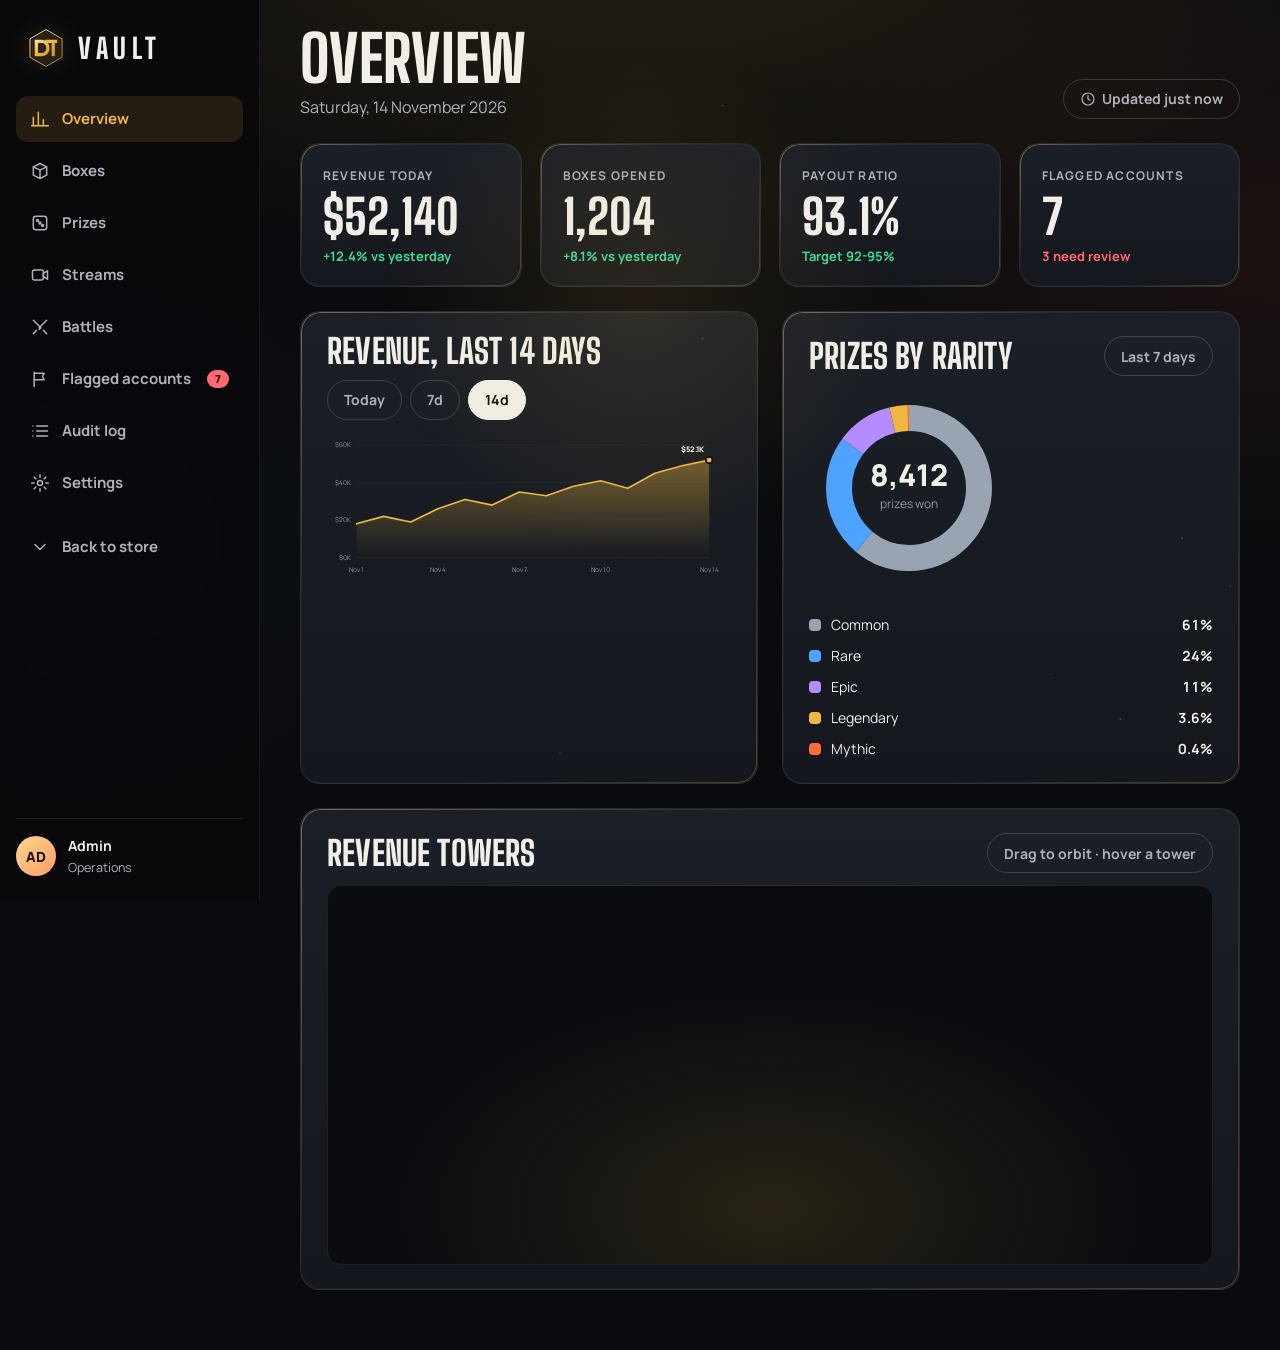
<file: admin.html>
<!doctype html>
<html lang="en">
<head>
<meta charset="utf-8">
<meta name="viewport" content="width=device-width, initial-scale=1, viewport-fit=cover">
<meta name="theme-color" content="#0a0b0e">
<title>Vault Admin</title>
<script>document.documentElement.classList.add('js','loading')</script>
<style>
#preloader{position:fixed;inset:0;z-index:9999;display:none;align-items:center;justify-content:center;background:radial-gradient(60% 50% at 50% 45%,#1a1508,#0a0b0e 70%);transition:opacity .6s ease,visibility .6s}
.js #preloader{display:flex}
#preloader.out{opacity:0;visibility:hidden}
html.loading{overflow:hidden}
.pl-in{display:grid;justify-items:center;gap:22px;padding:24px}
.pl-logo{width:132px;height:132px;position:relative;animation:plf 2.4s ease-in-out infinite;filter:drop-shadow(0 0 28px rgba(240,183,62,.45))}
.pl-logo svg{width:100%;height:100%;display:block}
.pl-logo polygon:first-of-type{stroke-dasharray:560;stroke-dashoffset:560;animation:pld 1.6s .1s ease forwards}
.pl-logo g{opacity:0;animation:plg .8s .7s ease forwards}
.pl-word{font:800 30px 'Big Shoulders Display',Impact,sans-serif;letter-spacing:.42em;text-indent:.42em;text-transform:uppercase;color:#f2efe8}
.pl-bar{width:min(260px,64vw);height:3px;border-radius:99px;background:rgba(255,255,255,.1);overflow:hidden}
.pl-bar i{display:block;height:100%;transform:scaleX(.05);transform-origin:left;background:linear-gradient(90deg,#b8801a,#ffd98a);box-shadow:0 0 12px rgba(240,183,62,.7)}
.pl-msg{font:600 13px Manrope,system-ui,sans-serif;letter-spacing:.06em;color:#9094a0;text-align:center;max-width:320px;min-height:18px}
#preloader.err .pl-bar{display:none}#preloader.err .pl-msg{color:#f2efe8}
@keyframes plf{0%,100%{transform:translateY(0) scale(1)}50%{transform:translateY(-6px) scale(1.03)}}
@keyframes pld{to{stroke-dashoffset:0}}
@keyframes plg{to{opacity:1}}
</style>
<link rel="preconnect" href="https://fonts.googleapis.com">
<link rel="preconnect" href="https://fonts.gstatic.com" crossorigin>
<link href="https://fonts.googleapis.com/css2?family=Big+Shoulders+Display:wght@700;800;900&family=Manrope:wght@400;500;600;700;800&display=swap" rel="stylesheet">
<link rel="icon" type="image/svg+xml" href="assets/dt-logo.svg">
<link rel="stylesheet" href="css/base.css">
<link rel="stylesheet" href="css/admin.css">
<link rel="stylesheet" href="css/fx.css">
<script type="importmap">{"imports":{"three":"./js/lib/three.module.js","three/addons/":"./js/lib/addons/"}}</script>
<script type="module" src="js/main.js"></script>
</head>
<body>
<div id="preloader" role="status" aria-live="polite"><div class="pl-in"><div class="pl-logo"><svg xmlns="http://www.w3.org/2000/svg" viewBox="0 0 200 200"><defs><linearGradient id="pg" gradientUnits="userSpaceOnUse" x1="20" y1="10" x2="180" y2="190"><stop offset="0" stop-color="#fff3cf"/><stop offset=".45" stop-color="#f0b73e"/><stop offset="1" stop-color="#b8801a"/></linearGradient></defs><polygon points="100,8 180,54 180,146 100,192 20,146 20,54" fill="none" stroke="url(#pg)" stroke-width="5" stroke-linejoin="round"/>
<polygon points="100,21 169,61 169,139 100,179 31,139 31,61" fill="rgba(240,183,62,.07)" stroke="url(#pg)" stroke-opacity=".4" stroke-width="1.5" stroke-linejoin="round"/><g transform="translate(100 100) scale(.74) translate(-100 -100)" fill="url(#pg)">
<path fill-rule="evenodd" d="M24 44 H70 C104 44 124 70 124 100 C124 130 104 156 70 156 H24 Z M46 66 V134 H68 C90 134 102 120 102 100 C102 80 90 66 68 66 Z"/>
<path d="M96 44 H176 V66 H160 V156 H138 V66 H96 Z"/></g></svg></div><div class="pl-word">Vault</div><div class="pl-bar"><i></i></div><div class="pl-msg">Loading</div></div><noscript><p style="position:absolute;bottom:40px;width:100%;text-align:center;color:#9094a0">JavaScript is required to view this site.</p></noscript></div>
<div class="pg"><div class="gl bgfx" data-gl="dust"></div><div class="ad"><aside class="sb"><a class="brand" href="index.html"><img src="assets/dt-logo.svg" alt=""><b>Vault</b></a><a class="n on" href="#overview" data-view="overview"><svg class="ic" width="20" height="20" viewBox="0 0 24 24" fill="none" stroke="currentColor" stroke-width="1.8" stroke-linecap="round" stroke-linejoin="round" aria-hidden="true"><path d="M4 20V10M10 20V4M16 20v-7M22 20H2"/></svg>Overview</a><a class="n" href="#boxes" data-view="boxes"><svg class="ic" width="20" height="20" viewBox="0 0 24 24" fill="none" stroke="currentColor" stroke-width="1.8" stroke-linecap="round" stroke-linejoin="round" aria-hidden="true"><path d="M12 3l8 4v10l-8 4-8-4V7z"/><path d="M4 7l8 4 8-4M12 11v10"/></svg>Boxes</a><a class="n" href="#prizes" data-view="prizes"><svg class="ic" width="20" height="20" viewBox="0 0 24 24" fill="none" stroke="currentColor" stroke-width="1.8" stroke-linecap="round" stroke-linejoin="round" aria-hidden="true"><rect x="4" y="4" width="16" height="16" rx="3"/><circle cx="9" cy="9" r="1.2"/><circle cx="15" cy="15" r="1.2"/><circle cx="12" cy="12" r="1.2"/></svg>Prizes</a><a class="n" href="#streams" data-view="streams"><svg class="ic" width="20" height="20" viewBox="0 0 24 24" fill="none" stroke="currentColor" stroke-width="1.8" stroke-linecap="round" stroke-linejoin="round" aria-hidden="true"><rect x="3" y="6" width="13" height="12" rx="2"/><path d="M16 10l5-3v10l-5-3z"/></svg>Streams</a><a class="n" href="#battles" data-view="battles"><svg class="ic" width="20" height="20" viewBox="0 0 24 24" fill="none" stroke="currentColor" stroke-width="1.8" stroke-linecap="round" stroke-linejoin="round" aria-hidden="true"><path d="M4 4l9 9M20 4l-9 9M4 20l4-4M20 20l-4-4M13 13l-2 2"/></svg>Battles</a><a class="n" href="#flagged" data-view="flagged"><svg class="ic" width="20" height="20" viewBox="0 0 24 24" fill="none" stroke="currentColor" stroke-width="1.8" stroke-linecap="round" stroke-linejoin="round" aria-hidden="true"><path d="M5 21V4M5 5h12l-2 4 2 4H5"/></svg>Flagged accounts<span class=ct id=flagct>7</span></a><a class="n" href="#audit" data-view="audit"><svg class="ic" width="20" height="20" viewBox="0 0 24 24" fill="none" stroke="currentColor" stroke-width="1.8" stroke-linecap="round" stroke-linejoin="round" aria-hidden="true"><path d="M8 6h13M8 12h13M8 18h13M3.5 6h.01M3.5 12h.01M3.5 18h.01"/></svg>Audit log</a><a class="n" href="#settings" data-view="settings"><svg class="ic" width="20" height="20" viewBox="0 0 24 24" fill="none" stroke="currentColor" stroke-width="1.8" stroke-linecap="round" stroke-linejoin="round" aria-hidden="true"><circle cx="12" cy="12" r="3"/><path d="M12 2v3M12 19v3M2 12h3M19 12h3M5 5l2 2M17 17l2 2M19 5l-2 2M7 17l-2 2"/></svg>Settings</a><a class="n" href="index.html" style="margin-top:12px"><svg class="ic" width="20" height="20" viewBox="0 0 24 24" fill="none" stroke="currentColor" stroke-width="1.8" stroke-linecap="round" stroke-linejoin="round" aria-hidden="true"><path d="M6 9l6 6 6-6"/></svg> Back to store</a><div class="g"><span class="av">AD</span><span><b style="display:block;font-size:14px">Admin</b><small style="color:var(--mu)">Operations</small></span></div></aside><main class="mn"><section class="view" id="v-overview"><div class="vh"><div><h1 class="disp">Overview</h1><p class="sub" style="margin-top:6px">Saturday, 14 November 2026</p></div><span class="chip"><svg class="ic" width="16" height="16" viewBox="0 0 24 24" fill="none" stroke="currentColor" stroke-width="1.8" stroke-linecap="round" stroke-linejoin="round" aria-hidden="true"><circle cx="12" cy="12" r="9"/><path d="M12 7v5l3 2"/></svg> Updated just now</span></div><div class="k4"><div class="card kp"><small>Revenue today</small><div class="v num">$52,140</div><div class="d up ">+12.4% vs yesterday</div></div><div class="card kp"><small>Boxes opened</small><div class="v num">1,204</div><div class="d up ">+8.1% vs yesterday</div></div><div class="card kp"><small>Payout ratio</small><div class="v num">93.1%</div><div class="d up ">Target 92-95%</div></div><div class="card kp"><small>Flagged accounts</small><div class="v num">7</div><div class="d dn ">3 need review</div></div></div><div class="two"><div class="card pn"><div class="hd"><h2 class="disp">Revenue, last 14 days</h2><div style="display:flex;gap:8px"><button class="chip" type="button">Today</button><button class="chip" type="button">7d</button><button class="chip on" type="button">14d</button></div></div><svg viewBox="0 0 740 270" style="width:100%;height:auto;display:block" role="img" aria-label="Revenue from Nov 1 to Nov 14 rising from 18 thousand to 52 thousand dollars"><defs><linearGradient id="rv" x1="0" y1="0" x2="0" y2="1"><stop offset="0" stop-color="#f0b73e" stop-opacity=".4"/><stop offset="1" stop-color="#f0b73e" stop-opacity="0"/></linearGradient></defs><line x1="54" x2="700" y1="230.0" y2="230.0" stroke="rgba(255,255,255,.08)"/><text x="44" y="234.0" text-anchor="end" fill="#9094a0" font-size="12">$0K</text><line x1="54" x2="700" y1="161.3" y2="161.3" stroke="rgba(255,255,255,.08)"/><text x="44" y="165.3" text-anchor="end" fill="#9094a0" font-size="12">$20K</text><line x1="54" x2="700" y1="92.7" y2="92.7" stroke="rgba(255,255,255,.08)"/><text x="44" y="96.7" text-anchor="end" fill="#9094a0" font-size="12">$40K</text><line x1="54" x2="700" y1="24.0" y2="24.0" stroke="rgba(255,255,255,.08)"/><text x="44" y="28.0" text-anchor="end" fill="#9094a0" font-size="12">$60K</text><text x="54.0" y="256" text-anchor="middle" fill="#9094a0" font-size="12">Nov 1</text><text x="203.1" y="256" text-anchor="middle" fill="#9094a0" font-size="12">Nov 4</text><text x="352.2" y="256" text-anchor="middle" fill="#9094a0" font-size="12">Nov 7</text><text x="501.2" y="256" text-anchor="middle" fill="#9094a0" font-size="12">Nov 10</text><text x="700.0" y="256" text-anchor="middle" fill="#9094a0" font-size="12">Nov 14</text><path d="M54.0 168.2 L103.7 154.5 L153.4 164.8 L203.1 140.7 L252.8 123.6 L302.5 133.9 L352.2 109.8 L401.8 116.7 L451.5 99.5 L501.2 89.2 L550.9 103.0 L600.6 75.5 L650.3 61.8 L700.0 51.5 L700 230 L54 230Z" fill="url(#rv)"/><path d="M54.0 168.2 L103.7 154.5 L153.4 164.8 L203.1 140.7 L252.8 123.6 L302.5 133.9 L352.2 109.8 L401.8 116.7 L451.5 99.5 L501.2 89.2 L550.9 103.0 L600.6 75.5 L650.3 61.8 L700.0 51.5" fill="none" stroke="#f0b73e" stroke-width="3" stroke-linejoin="round" stroke-linecap="round"/><circle cx="700.0" cy="51.5" r="6" fill="#f0b73e" stroke="#0a0b0e" stroke-width="3"/><text x="690.0" y="37.5" text-anchor="end" fill="#f2efe8" font-size="14" font-weight="800">$52.1K</text></svg></div><div class="card pn"><div class="hd"><h2 class="disp">Prizes by rarity</h2><span class="chip">Last 7 days</span></div><div style="display:flex;gap:26px;align-items:center;flex-wrap:wrap"><svg viewBox="0 0 200 200" width="200" height="200" role="img" aria-label="Prize distribution by rarity: 61 percent common, 24 rare, 11 epic, 3.6 legendary, 0.4 mythic"><circle cx="100" cy="100" r="70" fill="none" stroke="#9aa3b2" stroke-width="26" stroke-dasharray="268.29 171.53" stroke-dashoffset="0.00" transform="rotate(-90 100 100)"/><circle cx="100" cy="100" r="70" fill="none" stroke="#4da3ff" stroke-width="26" stroke-dasharray="105.56 334.26" stroke-dashoffset="-268.29" transform="rotate(-90 100 100)"/><circle cx="100" cy="100" r="70" fill="none" stroke="#b48cff" stroke-width="26" stroke-dasharray="48.38 391.44" stroke-dashoffset="-373.85" transform="rotate(-90 100 100)"/><circle cx="100" cy="100" r="70" fill="none" stroke="#f0b73e" stroke-width="26" stroke-dasharray="15.83 423.99" stroke-dashoffset="-422.23" transform="rotate(-90 100 100)"/><circle cx="100" cy="100" r="70" fill="none" stroke="#ff6b35" stroke-width="26" stroke-dasharray="1.76 438.06" stroke-dashoffset="-438.06" transform="rotate(-90 100 100)"/><text x="100" y="98" text-anchor="middle" fill="#f2efe8" font-size="30" font-weight="800">8,412</text><text x="100" y="120" text-anchor="middle" fill="#9094a0" font-size="12">prizes won</text></svg><div class="lg2" style="flex:1;min-width:180px"><div><i style="background:#9aa3b2"></i>Common<b class="num">61%</b></div><div><i style="background:#4da3ff"></i>Rare<b class="num">24%</b></div><div><i style="background:#b48cff"></i>Epic<b class="num">11%</b></div><div><i style="background:#f0b73e"></i>Legendary<b class="num">3.6%</b></div><div><i style="background:#ff6b35"></i>Mythic<b class="num">0.4%</b></div></div></div></div></div><div class="card pn"><div class="hd"><h2 class="disp">Revenue towers</h2><span class="chip">Drag to orbit &middot; hover a tower</span></div><div class="barsgl gl" data-gl="bars" data-values="18,22,19,26,31,28,35,33,38,41,37,45,49,52"></div></div></section><section class="view" id="v-boxes"><div class="vh"><div><h1 class="disp">Boxes</h1><p class="sub" style="margin-top:6px">Tune boxes and probability weights. Weights must total 100% before a box can go live.</p></div></div><div class="two" style="grid-template-columns:minmax(0,1.5fr) minmax(0,1fr)"><div class="card pn"><div class="hd"><h2 class="disp">Box performance</h2><button type="button" class="btn gold sm" data-act="newbox"><svg class="ic" width="16" height="16" viewBox="0 0 24 24" fill="none" stroke="currentColor" stroke-width="1.8" stroke-linecap="round" stroke-linejoin="round" aria-hidden="true"><path d="M12 5v14M5 12h14"/></svg> Create box</button></div><div class="ov"><table><thead><tr><th>Box</th><th class="r">Opens</th><th class="r">Revenue</th><th class="r">Payout</th><th class="r">Stock</th><th>Status</th><th></th></tr></thead><tbody><tr><td><span style="display:flex;gap:12px;align-items:center"><span class="mini2"><span class="gl glinl" data-gl="crate" data-tint="gold" data-auto="0.8" data-click="none"></span></span><b>Chrono Vault</b></span></td><td class="r num">3,214</td><td class="r num">$160.7K</td><td class="r num">93.4%</td><td class="r num"><span class="bar"><i style="width:5.885714285714286%"></i></span>412</td><td><span class="pill p-ok">Active</span></td><td class="r"><button type="button" class="btn sm ghost" data-edit="Chrono Vault|50|412">Edit</button></td></tr><tr><td><span style="display:flex;gap:12px;align-items:center"><span class="mini2"><span class="gl glinl" data-gl="crate" data-tint="violet" data-auto="0.8" data-click="none"></span></span><b>Slab Rush</b></span></td><td class="r num">2,880</td><td class="r num">$72.0K</td><td class="r num">92.1%</td><td class="r num"><span class="bar"><i style="width:18.285714285714285%"></i></span>1,280</td><td><span class="pill p-ok">Active</span></td><td class="r"><button type="button" class="btn sm ghost" data-edit="Slab Rush|25|1280">Edit</button></td></tr><tr><td><span style="display:flex;gap:12px;align-items:center"><span class="mini2"><span class="gl glinl" data-gl="crate" data-tint="crim" data-auto="0.8" data-click="none"></span></span><b>Hypercar Hunt</b></span></td><td class="r num">96</td><td class="r num">$24.0K</td><td class="r num">97.9%</td><td class="r num"><span class="bar"><i style="width:0.5142857142857142%"></i></span>36</td><td><span class="pill p-w">Low stock</span></td><td class="r"><button type="button" class="btn sm ghost" data-edit="Hypercar Hunt|25|36">Edit</button></td></tr><tr><td><span style="display:flex;gap:12px;align-items:center"><span class="mini2"><span class="gl glinl" data-gl="crate" data-tint="blue" data-auto="0.8" data-click="none"></span></span><b>Gold Standard</b></span></td><td class="r num">640</td><td class="r num">$64.0K</td><td class="r num">94.0%</td><td class="r num"><span class="bar"><i style="width:2.6857142857142855%"></i></span>188</td><td><span class="pill p-ok">Active</span></td><td class="r"><button type="button" class="btn sm ghost" data-edit="Gold Standard|25|188">Edit</button></td></tr><tr><td><span style="display:flex;gap:12px;align-items:center"><span class="mini2"><span class="gl glinl" data-gl="crate" data-tint="teal" data-auto="0.8" data-click="none"></span></span><b>Tech Drop</b></span></td><td class="r num">4,102</td><td class="r num">$61.5K</td><td class="r num">91.8%</td><td class="r num"><span class="bar"><i style="width:31.571428571428573%"></i></span>2,210</td><td><span class="pill p-ok">Active</span></td><td class="r"><button type="button" class="btn sm ghost" data-edit="Tech Drop|25|2210">Edit</button></td></tr><tr><td><span style="display:flex;gap:12px;align-items:center"><span class="mini2"><span class="gl glinl" data-gl="crate" data-tint="steel" data-auto="0.8" data-click="none"></span></span><b>Starter Crate</b></span></td><td class="r num">9,870</td><td class="r num">$49.4K</td><td class="r num">90.2%</td><td class="r num"><span class="bar"><i style="width:92.14285714285714%"></i></span>6,450</td><td><span class="pill p-ok">Active</span></td><td class="r"><button type="button" class="btn sm ghost" data-edit="Starter Crate|25|6450">Edit</button></td></tr></tbody></table></div></div><div class="card pn"><div class="hd"><h2 class="disp">Box editor</h2><span class="pill p-ok" id="wtot"><svg class="ic" width="14" height="14" viewBox="0 0 24 24" fill="none" stroke="currentColor" stroke-width="1.8" stroke-linecap="round" stroke-linejoin="round" aria-hidden="true"><path d="M5 12.5l4.5 4.5L19 7.5"/></svg> Weights total 100%</span></div>
<div class="f2"><div class="fld"><label for="bn">Name</label><input id="bn" type="text" value="Chrono Vault"></div><div class="fld"><label for="bp">Price (USD)</label><input id="bp" type="number" value="50"></div></div>
<div class="f2"><div class="fld"><label for="bi">Inventory</label><input id="bi" type="number" value="412"></div><div class="fld"><label for="bz">Prize pool</label><input id="bz" type="text" value="11 prizes &middot; $4,200 top"></div></div>
<div style="font-size:12px;font-weight:700;letter-spacing:.1em;text-transform:uppercase;color:var(--di);margin:6px 0 4px">Probability weights</div><div class="sl"><label for="w0" style="color:#9aa3b2;font-weight:700">Common</label><input id="w0" type="range" min="0" max="100" step="0.1" value="82.6"><b class="num">82.6%</b></div><div class="sl"><label for="w1" style="color:#4da3ff;font-weight:700">Rare</label><input id="w1" type="range" min="0" max="100" step="0.1" value="14.0"><b class="num">14.0%</b></div><div class="sl"><label for="w2" style="color:#b48cff;font-weight:700">Epic</label><input id="w2" type="range" min="0" max="100" step="0.1" value="3.1"><b class="num">3.1%</b></div><div class="sl"><label for="w3" style="color:#f0b73e;font-weight:700">Legendary</label><input id="w3" type="range" min="0" max="100" step="0.1" value="0.3"><b class="num">0.3%</b></div>
<div style="display:flex;gap:10px;margin-top:14px;flex-wrap:wrap"><button type="button" class="btn gold" data-act="savebox">Save box</button><button type="button" class="btn ghost" data-act="balance">Auto-balance</button><a class="btn ghost" href="box.html">Preview as player</a></div></div></div></section><section class="view" id="v-prizes" hidden><div class="vh"><div><h1 class="disp">Prizes</h1><p class="sub" style="margin-top:6px">Prize catalog with live stock. Adjust stock or pause a prize from every box.</p></div><button type=button class="btn gold" data-act=addprize><svg class="ic" width="16" height="16" viewBox="0 0 24 24" fill="none" stroke="currentColor" stroke-width="1.8" stroke-linecap="round" stroke-linejoin="round" aria-hidden="true"><path d="M12 5v14M5 12h14"/></svg> Add prize</button></div><div class="pz"><div class="card pzc"><div class="pg3 gl" data-gl="item" data-item="chrono" style="--gl:rgba(255,217,138,0.3);--rc:#f0b73e"></div><div class="r"><span class="tag t-leg">Legendary</span><b class="num" style="color:var(--gold)">$4,200</b></div><b>Gold Chrono Diver</b><div class="r"><span class="stp" data-stock><button type="button" data-d="-1" aria-label="Decrease stock">&minus;</button><output class="num">8</output><button type="button" data-d="1" aria-label="Increase stock">+</button></span><label class="sw" title="Active"><input type="checkbox" checked data-pz="Gold Chrono Diver"><i></i></label></div></div><div class="card pzc"><div class="pg3 gl" data-gl="item" data-item="aurora" style="--gl:rgba(140,203,255,0.3);--rc:#f0b73e"></div><div class="r"><span class="tag t-leg">Legendary</span><b class="num" style="color:var(--gold)">$2,600</b></div><b>Aurora Solitaire Pendant</b><div class="r"><span class="stp" data-stock><button type="button" data-d="-1" aria-label="Decrease stock">&minus;</button><output class="num">45</output><button type="button" data-d="1" aria-label="Increase stock">+</button></span><label class="sw" title="Active"><input type="checkbox" checked data-pz="Aurora Solitaire Pendant"><i></i></label></div></div><div class="card pzc"><div class="pg3 gl" data-gl="item" data-item="steel" style="--gl:rgba(207,214,226,0.3);--rc:#b48cff"></div><div class="r"><span class="tag t-epic">Epic</span><b class="num" style="color:var(--gold)">$1,350</b></div><b>Steel Sport Chronograph</b><div class="r"><span class="stp" data-stock><button type="button" data-d="-1" aria-label="Decrease stock">&minus;</button><output class="num">82</output><button type="button" data-d="1" aria-label="Increase stock">+</button></span><label class="sw" title="Active"><input type="checkbox" checked data-pz="Steel Sport Chronograph"><i></i></label></div></div><div class="card pzc"><div class="pg3 gl" data-gl="item" data-item="phones" style="--gl:rgba(205,178,255,0.3);--rc:#b48cff"></div><div class="r"><span class="tag t-epic">Epic</span><b class="num" style="color:var(--gold)">$420</b></div><b>Studio Pro Headphones</b><div class="r"><span class="stp" data-stock><button type="button" data-d="-1" aria-label="Decrease stock">&minus;</button><output class="num">119</output><button type="button" data-d="1" aria-label="Increase stock">+</button></span><label class="sw" title="Active"><input type="checkbox" checked data-pz="Studio Pro Headphones"><i></i></label></div></div><div class="card pzc"><div class="pg3 gl" data-gl="item" data-item="console" style="--gl:rgba(126,240,218,0.3);--rc:#b48cff"></div><div class="r"><span class="tag t-epic">Epic</span><b class="num" style="color:var(--gold)">$380</b></div><b>Titan Handheld Console</b><div class="r"><span class="stp" data-stock><button type="button" data-d="-1" aria-label="Decrease stock">&minus;</button><output class="num">36</output><button type="button" data-d="1" aria-label="Increase stock">+</button></span><label class="sw" title="Active"><input type="checkbox" checked data-pz="Titan Handheld Console"><i></i></label></div></div><div class="card pzc"><div class="pg3 gl" data-gl="item" data-item="drake" style="--gl:rgba(255,154,107,0.3);--rc:#4da3ff"></div><div class="r"><span class="tag t-rare">Rare</span><b class="num" style="color:var(--gold)">$120</b></div><b>Ember Drake Holo Card</b><div class="r"><span class="stp" data-stock><button type="button" data-d="-1" aria-label="Decrease stock">&minus;</button><output class="num">73</output><button type="button" data-d="1" aria-label="Increase stock">+</button></span><label class="sw" title="Active"><input type="checkbox" checked data-pz="Ember Drake Holo Card"><i></i></label></div></div><div class="card pzc"><div class="pg3 gl" data-gl="item" data-item="slab" style="--gl:rgba(205,178,255,0.3);--rc:#b48cff"></div><div class="r"><span class="tag t-epic">Epic</span><b class="num" style="color:var(--gold)">$640</b></div><b>Holo Wyrm Graded Slab</b><div class="r"><span class="stp" data-stock><button type="button" data-d="-1" aria-label="Decrease stock">&minus;</button><output class="num">110</output><button type="button" data-d="1" aria-label="Increase stock">+</button></span><label class="sw" title="Active"><input type="checkbox" checked data-pz="Holo Wyrm Graded Slab"><i></i></label></div></div><div class="card pzc"><div class="pg3 gl" data-gl="item" data-item="booster" style="--gl:rgba(140,203,255,0.3);--rc:#4da3ff"></div><div class="r"><span class="tag t-rare">Rare</span><b class="num" style="color:var(--gold)">$48.00</b></div><b>Sealed Booster Pack</b><div class="r"><span class="stp" data-stock><button type="button" data-d="-1" aria-label="Decrease stock">&minus;</button><output class="num">27</output><button type="button" data-d="1" aria-label="Increase stock">+</button></span><label class="sw" title="Active"><input type="checkbox" checked data-pz="Sealed Booster Pack"><i></i></label></div></div><div class="card pzc"><div class="pg3 gl" data-gl="item" data-item="coupe" style="--gl:rgba(255,138,144,0.3);--rc:#ff6b35"></div><div class="r"><span class="tag t-myth">Mythic</span><b class="num" style="color:var(--gold)">$128,000</b></div><b>Apex GT Coupe</b><div class="r"><span class="stp" data-stock><button type="button" data-d="-1" aria-label="Decrease stock">&minus;</button><output class="num">64</output><button type="button" data-d="1" aria-label="Increase stock">+</button></span><label class="sw" title="Active"><input type="checkbox" checked data-pz="Apex GT Coupe"><i></i></label></div></div></div></section><section class="view" id="v-streams" hidden><div class="vh"><div><h1 class="disp">Streams</h1><p class="sub" style="margin-top:6px">Host schedule and live control. Phase 2 live reveals.</p></div><button type=button class="btn gold" data-act=sched><svg class="ic" width="16" height="16" viewBox="0 0 24 24" fill="none" stroke="currentColor" stroke-width="1.8" stroke-linecap="round" stroke-linejoin="round" aria-hidden="true"><path d="M12 5v14M5 12h14"/></svg> Schedule stream</button></div><div style="display:grid;gap:16px"><div class="card stc" data-state="live"><div class="g3 gl" data-gl="crate" data-tint="ember" data-auto="0.8" data-click="none"></div><div class="nm"><b>Nadia &middot; Gold Standard box</b><small class="sm-st">Live &middot; 12,406 watching</small></div><span class="pill p-ok sp">Live</span><button type="button" class="btn sm red" data-act="stream">End stream</button></div><div class="card stc" data-state="sched"><div class="g3 gl" data-gl="crate" data-tint="violet" data-auto="0.8" data-click="none"></div><div class="nm"><b>Kofi &middot; Slab Rush</b><small class="sm-st">Scheduled &middot; 18:00 today</small></div><span class="pill p-w sp">Scheduled</span><button type="button" class="btn sm gold" data-act="stream">Go live</button></div><div class="card stc" data-state="sched"><div class="g3 gl" data-gl="crate" data-tint="teal" data-auto="0.8" data-click="none"></div><div class="nm"><b>Priya &middot; Tech Drop</b><small class="sm-st">Scheduled &middot; Tomorrow 20:00</small></div><span class="pill p-w sp">Scheduled</span><button type="button" class="btn sm gold" data-act="stream">Go live</button></div><div class="card stc" data-state="off"><div class="g3 gl" data-gl="crate" data-tint="crim" data-auto="0.8" data-click="none"></div><div class="nm"><b>Marco &middot; Hypercar Hunt</b><small class="sm-st">Ended 2h ago</small></div><span class="pill p-r sp">Offline</span><button type="button" class="btn sm gold" data-act="stream">Go live</button></div></div></section><section class="view" id="v-battles" hidden><div class="vh"><div><h1 class="disp">Battles</h1><p class="sub" style="margin-top:6px">Draw battle rooms. Phase 3.</p></div></div><div class="k4"><div class="card kp"><small>Active rooms</small><div class="v num">5</div><div class="d up">3 live now</div></div><div class="card kp"><small>Credits in play</small><div class="v num">$530</div><div class="d up">Across open rooms</div></div><div class="card kp"><small>Avg settle time</small><div class="v num">0.8s</div><div class="d up">Server-side draw</div></div></div><div class="card pn"><div class="hd"><h2 class="disp">Open rooms</h2></div><div class="ov"><table><thead><tr><th>Room</th><th>Box</th><th>Mode</th><th>Players</th><th class="r">Stake</th><th>Status</th><th></th></tr></thead><tbody><tr data-b="B-2041"><td class="num"><b>B-2041</b></td><td>Chrono Vault</td><td>Normal</td><td style="color:var(--mu)">Mara_K vs Dex_77</td><td class="r num">$100</td><td><span class="pill p-ok">Live</span></td><td class="r"><button type="button" class="btn sm ghost" data-act="cancelb">Cancel</button></td></tr><tr data-b="B-2040"><td class="num"><b>B-2040</b></td><td>Slab Rush</td><td>Jackpot</td><td style="color:var(--mu)">4 players</td><td class="r num">$250</td><td><span class="pill p-ok">Live</span></td><td class="r"><button type="button" class="btn sm ghost" data-act="cancelb">Cancel</button></td></tr><tr data-b="B-2039"><td class="num"><b>B-2039</b></td><td>Starter Crate</td><td>Share</td><td style="color:var(--mu)">2v2</td><td class="r num">$20</td><td><span class="pill p-w">Filling</span></td><td class="r"><button type="button" class="btn sm ghost" data-act="cancelb">Cancel</button></td></tr><tr data-b="B-2038"><td class="num"><b>B-2038</b></td><td>Tech Drop</td><td>Point Rush</td><td style="color:var(--mu)">zane_9 vs k_trader</td><td class="r num">$60</td><td><span class="pill p-ok">Live</span></td><td class="r"><button type="button" class="btn sm ghost" data-act="cancelb">Cancel</button></td></tr><tr data-b="B-2037"><td class="num"><b>B-2037</b></td><td>Gold Standard</td><td>Normal</td><td style="color:var(--mu)">Open seat</td><td class="r num">$100</td><td><span class="pill p-w">Filling</span></td><td class="r"><button type="button" class="btn sm ghost" data-act="cancelb">Cancel</button></td></tr></tbody></table></div></div></section><section class="view" id="v-flagged" hidden><div class="vh"><div><h1 class="disp">Flagged accounts</h1><p class="sub" style="margin-top:6px">Risk review queue. Freeze or dismiss each case.</p></div><span class=chip id=flchip><svg class="ic" width="16" height="16" viewBox="0 0 24 24" fill="none" stroke="currentColor" stroke-width="1.8" stroke-linecap="round" stroke-linejoin="round" aria-hidden="true"><path d="M5 21V4M5 5h12l-2 4 2 4H5"/></svg> 7 open</span></div><div class="card pn"><div class="hd"><h2 class="disp">Flagged accounts</h2><span class="chip"><svg class="ic" width="16" height="16" viewBox="0 0 24 24" fill="none" stroke="currentColor" stroke-width="1.8" stroke-linecap="round" stroke-linejoin="round" aria-hidden="true"><path d="M5 21V4M5 5h12l-2 4 2 4H5"/></svg> 7 open</span></div><div class="ov"><table><thead><tr><th>User</th><th>Reason</th><th>Risk score</th><th class="r">Action</th></tr></thead><tbody><tr data-user="shadow_ace"><td><b>shadow_ace</b></td><td style="color:var(--mu)">Device fingerprint shared with 3 accounts</td><td><span class="pill p-r">High &middot; 92</span></td><td class="r"><span style="display:inline-flex;gap:8px"><button type="button" class="btn sm red" data-act="freeze">Freeze</button><button type="button" class="btn sm ghost" data-act="dismiss">Dismiss</button></span></td></tr><tr data-user="bonus_hunt22"><td><b>bonus_hunt22</b></td><td style="color:var(--mu)">Rapid sign-ups from one IP range</td><td><span class="pill p-w">Medium &middot; 71</span></td><td class="r"><span style="display:inline-flex;gap:8px"><button type="button" class="btn sm red" data-act="freeze">Freeze</button><button type="button" class="btn sm ghost" data-act="dismiss">Dismiss</button></span></td></tr><tr data-user="k_trader"><td><b>k_trader</b></td><td style="color:var(--mu)">Withdrawal pattern flagged for AML review</td><td><span class="pill p-r">High &middot; 88</span></td><td class="r"><span style="display:inline-flex;gap:8px"><button type="button" class="btn sm red" data-act="freeze">Freeze</button><button type="button" class="btn sm ghost" data-act="dismiss">Dismiss</button></span></td></tr><tr data-user="bot_like_41"><td><b>bot_like_41</b></td><td style="color:var(--mu)">Inhuman open cadence, 0.2s between clicks</td><td><span class="pill p-w">Medium &middot; 64</span></td><td class="r"><span style="display:inline-flex;gap:8px"><button type="button" class="btn sm red" data-act="freeze">Freeze</button><button type="button" class="btn sm ghost" data-act="dismiss">Dismiss</button></span></td></tr></tbody></table></div></div></section><section class="view" id="v-audit" hidden><div class="vh"><div><h1 class="disp">Audit log</h1><p class="sub" style="margin-top:6px">Append-only record of draws, wallet movements and admin actions.</p></div></div><div class="card pn"><div class="fl" style="margin-bottom:14px"><button type="button" class="chip on" data-f="all">All</button><button type="button" class="chip" data-f="draw">Draws</button><button type="button" class="chip" data-f="wallet">Wallet</button><button type="button" class="chip" data-f="admin">Admin</button><input type="search" id="aq" placeholder="Search log" aria-label="Search audit log"></div><div class="ov"><table><thead><tr><th>Time</th><th>Actor</th><th>Type</th><th>Event</th><th>Hash</th></tr></thead><tbody id="audb"><tr data-cat="draw"><td class="num" style="color:var(--mu)">14:02:11</td><td><b>system</b></td><td><span class="pill p-ok">draw</span></td><td>Box draw #482913 · seed committed</td><td class="num" style="color:var(--di)">9f3a…c71e</td></tr><tr data-cat="wallet"><td class="num" style="color:var(--mu)">14:01:57</td><td><b>k_trader</b></td><td><span class="pill p-w">wallet</span></td><td>Withdrawal request $1,200 · KYC pending</td><td class="num" style="color:var(--di)">a12b…0d44</td></tr><tr data-cat="admin"><td class="num" style="color:var(--mu)">14:01:40</td><td><b>admin.david</b></td><td><span class="pill p-r">admin</span></td><td>Edited weights · Chrono Vault</td><td class="num" style="color:var(--di)">7c0e…b9a2</td></tr><tr data-cat="draw"><td class="num" style="color:var(--mu)">14:01:12</td><td><b>system</b></td><td><span class="pill p-ok">draw</span></td><td>Box draw #482912 · Legendary tier</td><td class="num" style="color:var(--di)">33de…18f0</td></tr><tr data-cat="wallet"><td class="num" style="color:var(--mu)">14:00:48</td><td><b>mara_k</b></td><td><span class="pill p-w">wallet</span></td><td>Deposit $200 · card ending 4242</td><td class="num" style="color:var(--di)">be71…aa05</td></tr><tr data-cat="admin"><td class="num" style="color:var(--mu)">14:00:21</td><td><b>admin.david</b></td><td><span class="pill p-r">admin</span></td><td>Froze account shadow_ace</td><td class="num" style="color:var(--di)">d004…5e6c</td></tr><tr data-cat="draw"><td class="num" style="color:var(--mu)">13:59:50</td><td><b>system</b></td><td><span class="pill p-ok">draw</span></td><td>Battle B-2041 settled · 0.8s</td><td class="num" style="color:var(--di)">5a99…f3b1</td></tr><tr data-cat="wallet"><td class="num" style="color:var(--mu)">13:59:02</td><td><b>bot_like_41</b></td><td><span class="pill p-w">wallet</span></td><td>Rate limit hit · 40 opens/min</td><td class="num" style="color:var(--di)">c8f2…0127</td></tr><tr data-cat="draw"><td class="num" style="color:var(--mu)">13:58:30</td><td><b>system</b></td><td><span class="pill p-ok">draw</span></td><td>Box draw #482910 · Common tier</td><td class="num" style="color:var(--di)">1e5d…7b3c</td></tr><tr data-cat="admin"><td class="num" style="color:var(--mu)">13:57:44</td><td><b>admin.david</b></td><td><span class="pill p-r">admin</span></td><td>Scheduled stream · Kofi 18:00</td><td class="num" style="color:var(--di)">8a4f…e910</td></tr></tbody></table></div><p class="demo" id="audn" style="margin-top:12px"></p></div></section></main><div class="toast2" id="tst" role="status" aria-live="polite"></div></div></div>
<script type="module" src="js/admin.js"></script>
</body>
</html>
</file>
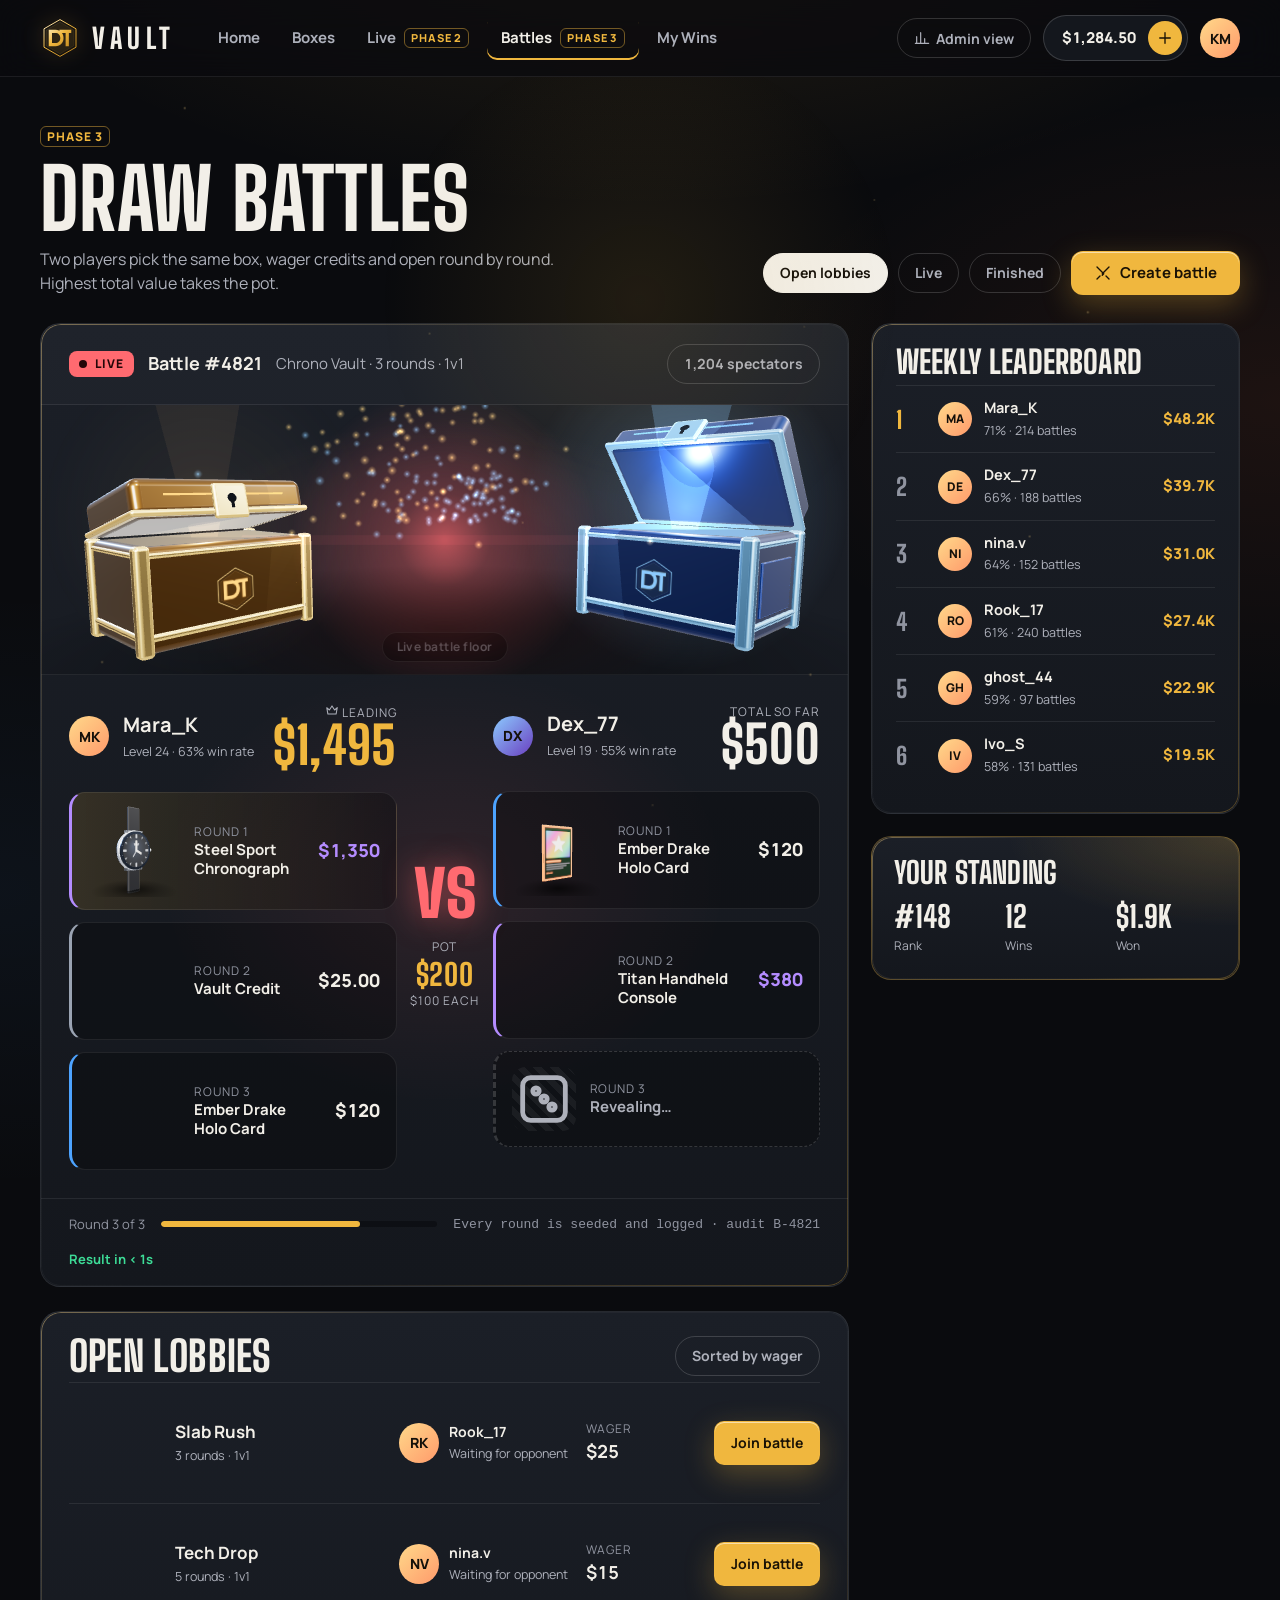
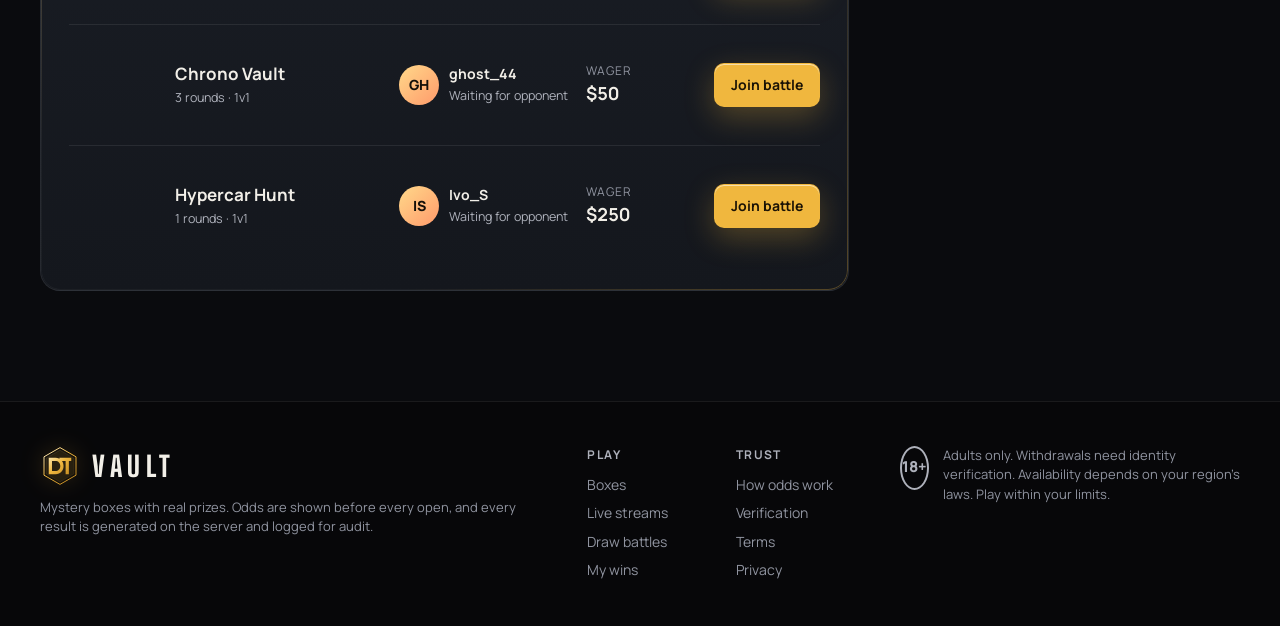
<file: battles.html>
<!doctype html>
<html lang="en">
<head>
<meta charset="utf-8">
<meta name="viewport" content="width=device-width, initial-scale=1, viewport-fit=cover">
<meta name="theme-color" content="#0a0b0e">
<title>Vault Battles</title>
<script>document.documentElement.classList.add('js','loading')</script>
<style>
#preloader{position:fixed;inset:0;z-index:9999;display:none;align-items:center;justify-content:center;background:radial-gradient(60% 50% at 50% 45%,#1a1508,#0a0b0e 70%);transition:opacity .6s ease,visibility .6s}
.js #preloader{display:flex}
#preloader.out{opacity:0;visibility:hidden}
html.loading{overflow:hidden}
.pl-in{display:grid;justify-items:center;gap:22px;padding:24px}
.pl-logo{width:132px;height:132px;position:relative;animation:plf 2.4s ease-in-out infinite;filter:drop-shadow(0 0 28px rgba(240,183,62,.45))}
.pl-logo svg{width:100%;height:100%;display:block}
.pl-logo polygon:first-of-type{stroke-dasharray:560;stroke-dashoffset:560;animation:pld 1.6s .1s ease forwards}
.pl-logo g{opacity:0;animation:plg .8s .7s ease forwards}
.pl-word{font:800 30px 'Big Shoulders Display',Impact,sans-serif;letter-spacing:.42em;text-indent:.42em;text-transform:uppercase;color:#f2efe8}
.pl-bar{width:min(260px,64vw);height:3px;border-radius:99px;background:rgba(255,255,255,.1);overflow:hidden}
.pl-bar i{display:block;height:100%;transform:scaleX(.05);transform-origin:left;background:linear-gradient(90deg,#b8801a,#ffd98a);box-shadow:0 0 12px rgba(240,183,62,.7)}
.pl-msg{font:600 13px Manrope,system-ui,sans-serif;letter-spacing:.06em;color:#9094a0;text-align:center;max-width:320px;min-height:18px}
#preloader.err .pl-bar{display:none}#preloader.err .pl-msg{color:#f2efe8}
@keyframes plf{0%,100%{transform:translateY(0) scale(1)}50%{transform:translateY(-6px) scale(1.03)}}
@keyframes pld{to{stroke-dashoffset:0}}
@keyframes plg{to{opacity:1}}
</style>
<link rel="preconnect" href="https://fonts.googleapis.com">
<link rel="preconnect" href="https://fonts.gstatic.com" crossorigin>
<link href="https://fonts.googleapis.com/css2?family=Big+Shoulders+Display:wght@700;800;900&family=Manrope:wght@400;500;600;700;800&display=swap" rel="stylesheet">
<link rel="icon" type="image/svg+xml" href="assets/dt-logo.svg">
<link rel="stylesheet" href="css/base.css">
<link rel="stylesheet" href="css/battles.css">
<link rel="stylesheet" href="css/fx.css">
<script type="importmap">{"imports":{"three":"./js/lib/three.module.js","three/addons/":"./js/lib/addons/"}}</script>
<script type="module" src="js/main.js"></script>
</head>
<body>
<div id="preloader" role="status" aria-live="polite"><div class="pl-in"><div class="pl-logo"><svg xmlns="http://www.w3.org/2000/svg" viewBox="0 0 200 200"><defs><linearGradient id="pg" gradientUnits="userSpaceOnUse" x1="20" y1="10" x2="180" y2="190"><stop offset="0" stop-color="#fff3cf"/><stop offset=".45" stop-color="#f0b73e"/><stop offset="1" stop-color="#b8801a"/></linearGradient></defs><polygon points="100,8 180,54 180,146 100,192 20,146 20,54" fill="none" stroke="url(#pg)" stroke-width="5" stroke-linejoin="round"/>
<polygon points="100,21 169,61 169,139 100,179 31,139 31,61" fill="rgba(240,183,62,.07)" stroke="url(#pg)" stroke-opacity=".4" stroke-width="1.5" stroke-linejoin="round"/><g transform="translate(100 100) scale(.74) translate(-100 -100)" fill="url(#pg)">
<path fill-rule="evenodd" d="M24 44 H70 C104 44 124 70 124 100 C124 130 104 156 70 156 H24 Z M46 66 V134 H68 C90 134 102 120 102 100 C102 80 90 66 68 66 Z"/>
<path d="M96 44 H176 V66 H160 V156 H138 V66 H96 Z"/></g></svg></div><div class="pl-word">Vault</div><div class="pl-bar"><i></i></div><div class="pl-msg">Loading</div></div><noscript><p style="position:absolute;bottom:40px;width:100%;text-align:center;color:#9094a0">JavaScript is required to view this site.</p></noscript></div>
<div class="pg"><div class="gl bgfx" data-gl="dust"></div><header class="nav"><div class="wrap">
<a class="brand" href="index.html"><img src="assets/dt-logo.svg" alt=""><b>Vault</b></a>
<nav class="links" aria-label="Main"><a href="index.html">Home</a><a href="boxes.html">Boxes</a><a href="live.html">Live<span class=ph>Phase 2</span></a><a href="battles.html" class=on>Battles<span class=ph>Phase 3</span></a><a href="wallet.html">My Wins</a></nav>
<div class="navr"><a class="chip" href="admin.html"><svg class="ic" width="16" height="16" viewBox="0 0 24 24" fill="none" stroke="currentColor" stroke-width="1.8" stroke-linecap="round" stroke-linejoin="round" aria-hidden="true"><path d="M4 20V10M10 20V4M16 20v-7M22 20H2"/></svg> Admin view</a><a class="bal" href="wallet.html"><span class="num">$1,284.50</span><span class="pl"><svg class="ic" width="18" height="18" viewBox="0 0 24 24" fill="none" stroke="currentColor" stroke-width="1.8" stroke-linecap="round" stroke-linejoin="round" aria-hidden="true"><path d="M12 5v14M5 12h14"/></svg></span></a><span class="av">KM</span></div>
</div></header><main class="wrap"><div class="sech" style="padding-top:48px"><div><span class="ph" style="font-size:12px">Phase 3</span><h1 class="disp h1s" style="margin-top:12px">Draw battles</h1><p class="sub">Two players pick the same box, wager credits and open round by round. Highest total value takes the pot.</p></div>
<div style="display:flex;gap:10px;flex-wrap:wrap;align-items:center"><button class="chip on" type="button">Open lobbies</button><button class="chip" type="button">Live</button><button class="chip" type="button">Finished</button><a class="btn gold" href="boxes.html"><svg class="ic" width="18" height="18" viewBox="0 0 24 24" fill="none" stroke="currentColor" stroke-width="1.8" stroke-linecap="round" stroke-linejoin="round" aria-hidden="true"><path d="M4 4l9 9M20 4l-9 9M4 20l4-4M20 20l-4-4M13 13l-2 2"/></svg> Create battle</a></div></div><div class="row"><section class="main"><div class="card arena"><div class="ah"><div style="display:flex;gap:14px;align-items:center;flex-wrap:wrap"><span class="b-live"><i></i>Live</span><b style="font-size:18px">Battle #4821</b><span style="color:var(--mu)">Chrono Vault &middot; 3 rounds &middot; 1v1</span></div><span class="chip num">1,204 spectators</span></div>
<div class="arena3d gl" data-gl="arena"><span class="gl-hint">Live battle floor</span></div><div class="ab"><div class="side-p lead"><div class="ph2"><span class="av">MK</span><div><b>Mara_K</b><small>Level 24 &middot; 63% win rate</small></div><div class="tot"><small><svg class="ic" width="14" height="14" viewBox="0 0 24 24" fill="none" stroke="currentColor" stroke-width="1.8" stroke-linecap="round" stroke-linejoin="round" aria-hidden="true"><path d="M3 8l4.5 4L12 5l4.5 7L21 8l-2 11H5z"/></svg> Leading</small><div class="disp num">$1,495</div></div></div>
<div class="rd win" style="--rc:#b48cff"><span class="gl" data-gl="item" data-item="steel"></span><span><small>Round 1</small><b>Steel Sport Chronograph</b></span><span class="v num" style="color:#b48cff">$1,350</span></div><div class="rd" style="--rc:#9aa3b2"><span class="gl" data-gl="item" data-item="cr25"></span><span><small>Round 2</small><b>Vault Credit</b></span><span class="v num" style="color:var(--tx)">$25.00</span></div><div class="rd" style="--rc:#4da3ff"><span class="gl" data-gl="item" data-item="drake"></span><span><small>Round 3</small><b>Ember Drake Holo Card</b></span><span class="v num" style="color:var(--tx)">$120</span></div></div><div class="mid"><span class="vsb">VS</span><div class="pot">Pot<b class="num">$200</b>$100 each</div></div><div class="side-p"><div class="ph2"><span class="av" style="background:linear-gradient(135deg,#8ccbff,#6a3fc0)">DX</span><div><b>Dex_77</b><small>Level 19 &middot; 55% win rate</small></div><div class="tot"><small>Total so far</small><div class="disp num">$500</div></div></div>
<div class="rd" style="--rc:#4da3ff"><span class="gl" data-gl="item" data-item="drake"></span><span><small>Round 1</small><b>Ember Drake Holo Card</b></span><span class="v num" style="color:var(--tx)">$120</span></div><div class="rd" style="--rc:#b48cff"><span class="gl" data-gl="item" data-item="console"></span><span><small>Round 2</small><b>Titan Handheld Console</b></span><span class="v num" style="color:#b48cff">$380</span></div><div class="rd pend"><span class="q"><svg class="ic" width="26" height="26" viewBox="0 0 24 24" fill="none" stroke="currentColor" stroke-width="1.8" stroke-linecap="round" stroke-linejoin="round" aria-hidden="true"><rect x="4" y="4" width="16" height="16" rx="3"/><circle cx="9" cy="9" r="1.2"/><circle cx="15" cy="15" r="1.2"/><circle cx="12" cy="12" r="1.2"/></svg></span><span><small>Round 3</small><b>Revealing&hellip;</b></span></div></div></div>
<div class="af"><span>Round 3 of 3</span><div class="prog"><i></i></div><span class="mono">Every round is seeded and logged &middot; audit B-4821</span><span style="color:var(--ok);font-weight:700">Result in &lt; 1s</span></div></div><div class="card lob"><div class="sech" style="margin-bottom:6px"><h2 class="disp">Open lobbies</h2><span class="chip">Sorted by wager</span></div><div class="lr"><span class="mini gl" data-gl="crate" data-tint="violet" data-auto="0.8" data-click="none"></span><div class="nm"><b>Slab Rush</b><small>3 rounds &middot; 1v1</small></div><div style="display:flex;align-items:center;gap:10px"><span class="av">RK</span><span><b style="display:block;font-size:14px">Rook_17</b><small style="color:var(--mu)">Waiting for opponent</small></span></div><div class="wg"><small>Wager</small><b class="num">$25</b></div><a class="btn gold sm" href="boxes.html">Join battle</a></div><div class="lr"><span class="mini gl" data-gl="crate" data-tint="teal" data-auto="0.8" data-click="none"></span><div class="nm"><b>Tech Drop</b><small>5 rounds &middot; 1v1</small></div><div style="display:flex;align-items:center;gap:10px"><span class="av">NV</span><span><b style="display:block;font-size:14px">nina.v</b><small style="color:var(--mu)">Waiting for opponent</small></span></div><div class="wg"><small>Wager</small><b class="num">$15</b></div><a class="btn gold sm" href="boxes.html">Join battle</a></div><div class="lr"><span class="mini gl" data-gl="crate" data-tint="gold" data-auto="0.8" data-click="none"></span><div class="nm"><b>Chrono Vault</b><small>3 rounds &middot; 1v1</small></div><div style="display:flex;align-items:center;gap:10px"><span class="av">GH</span><span><b style="display:block;font-size:14px">ghost_44</b><small style="color:var(--mu)">Waiting for opponent</small></span></div><div class="wg"><small>Wager</small><b class="num">$50</b></div><a class="btn gold sm" href="boxes.html">Join battle</a></div><div class="lr"><span class="mini gl" data-gl="crate" data-tint="crim" data-auto="0.8" data-click="none"></span><div class="nm"><b>Hypercar Hunt</b><small>1 rounds &middot; 1v1</small></div><div style="display:flex;align-items:center;gap:10px"><span class="av">IS</span><span><b style="display:block;font-size:14px">Ivo_S</b><small style="color:var(--mu)">Waiting for opponent</small></span></div><div class="wg"><small>Wager</small><b class="num">$250</b></div><a class="btn gold sm" href="boxes.html">Join battle</a></div></div></section><aside class="side"><div class="card lb"><h3 class="disp">Weekly leaderboard</h3><div class="lbr"><span class="rk g">1</span><span class="av" style="width:34px;height:34px;font-size:12px">MA</span><span><b>Mara_K</b><small>71% &middot; 214 battles</small></span><span class="v num">$48.2K</span></div><div class="lbr"><span class="rk">2</span><span class="av" style="width:34px;height:34px;font-size:12px">DE</span><span><b>Dex_77</b><small>66% &middot; 188 battles</small></span><span class="v num">$39.7K</span></div><div class="lbr"><span class="rk">3</span><span class="av" style="width:34px;height:34px;font-size:12px">NI</span><span><b>nina.v</b><small>64% &middot; 152 battles</small></span><span class="v num">$31.0K</span></div><div class="lbr"><span class="rk">4</span><span class="av" style="width:34px;height:34px;font-size:12px">RO</span><span><b>Rook_17</b><small>61% &middot; 240 battles</small></span><span class="v num">$27.4K</span></div><div class="lbr"><span class="rk">5</span><span class="av" style="width:34px;height:34px;font-size:12px">GH</span><span><b>ghost_44</b><small>59% &middot; 97 battles</small></span><span class="v num">$22.9K</span></div><div class="lbr"><span class="rk">6</span><span class="av" style="width:34px;height:34px;font-size:12px">IV</span><span><b>Ivo_S</b><small>58% &middot; 131 battles</small></span><span class="v num">$19.5K</span></div></div>
<div class="card you"><h3 class="disp" style="font-size:30px">Your standing</h3><div class="grid"><div class="st"><b>#148</b><small>Rank</small></div><div class="st"><b>12</b><small>Wins</small></div><div class="st"><b class="num">$1.9K</b><small>Won</small></div></div></div></aside></div></main><footer class="foot"><div class="wrap">
<div><a class="brand" href="index.html"><img src="assets/dt-logo.svg" alt=""><b>Vault</b></a><p>Mystery boxes with real prizes. Odds are shown before every open, and every result is generated on the server and logged for audit.</p></div>
<div><h4>Play</h4><ul><li><a href="boxes.html">Boxes</a></li><li><a href="live.html">Live streams</a></li><li><a href="battles.html">Draw battles</a></li><li><a href="wallet.html">My wins</a></li></ul></div>
<div><h4>Trust</h4><ul><li><a href="box.html">How odds work</a></li><li><a href="wallet.html">Verification</a></li><li><a href="index.html">Terms</a></li><li><a href="index.html">Privacy</a></li></ul></div>
<div style="display:flex;gap:14px;align-items:flex-start;max-width:340px"><span class="age">18+</span><p style="margin:0">Adults only. Withdrawals need identity verification. Availability depends on your region's laws. Play within your limits.</p></div>
</div></footer><nav class="tabbar" aria-label="Primary"><a href="index.html"><svg class="ic" width="22" height="22" viewBox="0 0 24 24" fill="none" stroke="currentColor" stroke-width="1.8" stroke-linecap="round" stroke-linejoin="round" aria-hidden="true"><path d="M12 3l8 4v10l-8 4-8-4V7z"/><path d="M4 7l8 4 8-4M12 11v10"/></svg><span>Home</span></a><a href="boxes.html"><svg class="ic" width="22" height="22" viewBox="0 0 24 24" fill="none" stroke="currentColor" stroke-width="1.8" stroke-linecap="round" stroke-linejoin="round" aria-hidden="true"><rect x="4" y="4" width="16" height="16" rx="3"/><circle cx="9" cy="9" r="1.2"/><circle cx="15" cy="15" r="1.2"/><circle cx="12" cy="12" r="1.2"/></svg><span>Boxes</span></a><a href="live.html"><svg class="ic" width="22" height="22" viewBox="0 0 24 24" fill="none" stroke="currentColor" stroke-width="1.8" stroke-linecap="round" stroke-linejoin="round" aria-hidden="true"><rect x="3" y="6" width="13" height="12" rx="2"/><path d="M16 10l5-3v10l-5-3z"/></svg><span>Live</span></a><a href="battles.html" class=on><svg class="ic" width="22" height="22" viewBox="0 0 24 24" fill="none" stroke="currentColor" stroke-width="1.8" stroke-linecap="round" stroke-linejoin="round" aria-hidden="true"><path d="M4 4l9 9M20 4l-9 9M4 20l4-4M20 20l-4-4M13 13l-2 2"/></svg><span>Battles</span></a><a href="wallet.html"><svg class="ic" width="22" height="22" viewBox="0 0 24 24" fill="none" stroke="currentColor" stroke-width="1.8" stroke-linecap="round" stroke-linejoin="round" aria-hidden="true"><rect x="3" y="6" width="18" height="13" rx="3"/><path d="M3 10h18"/><circle cx="16.5" cy="14.5" r="1.2"/></svg><span>Wins</span></a></nav></div>

</body>
</html>
</file>
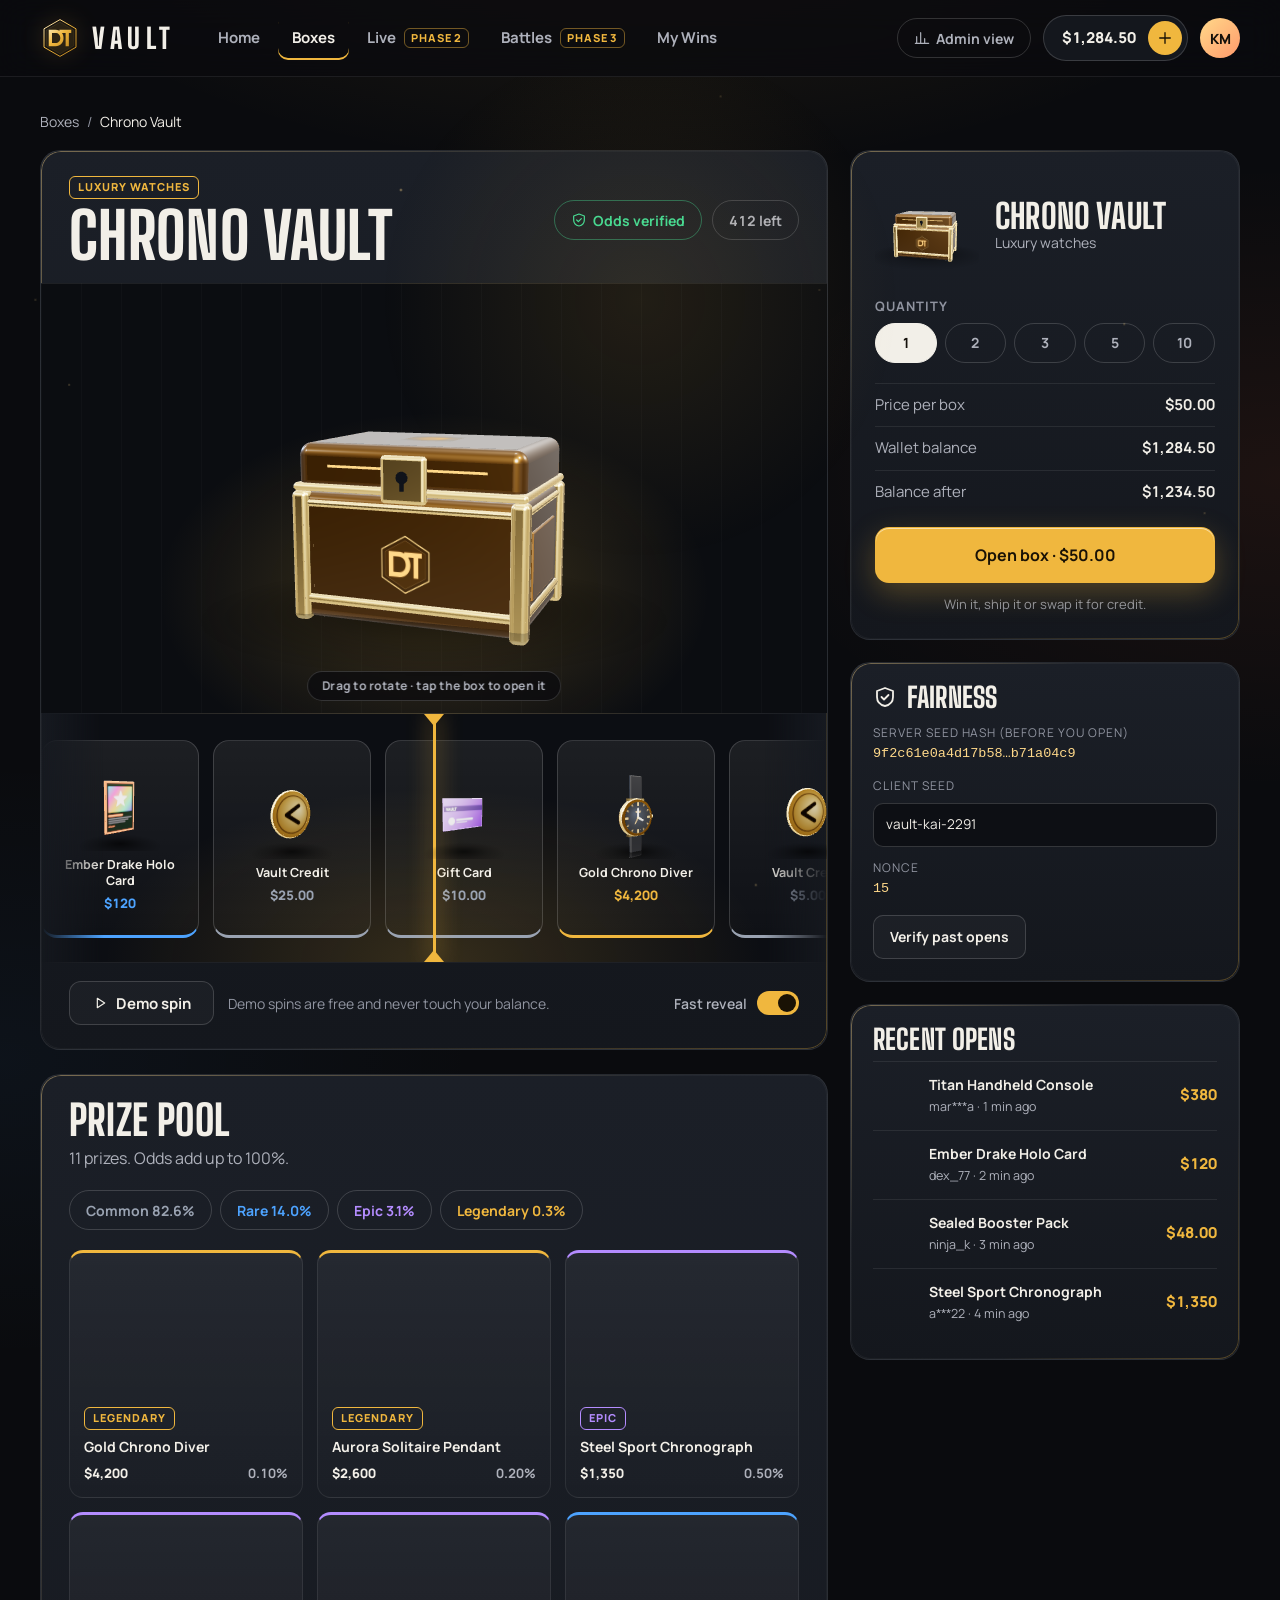
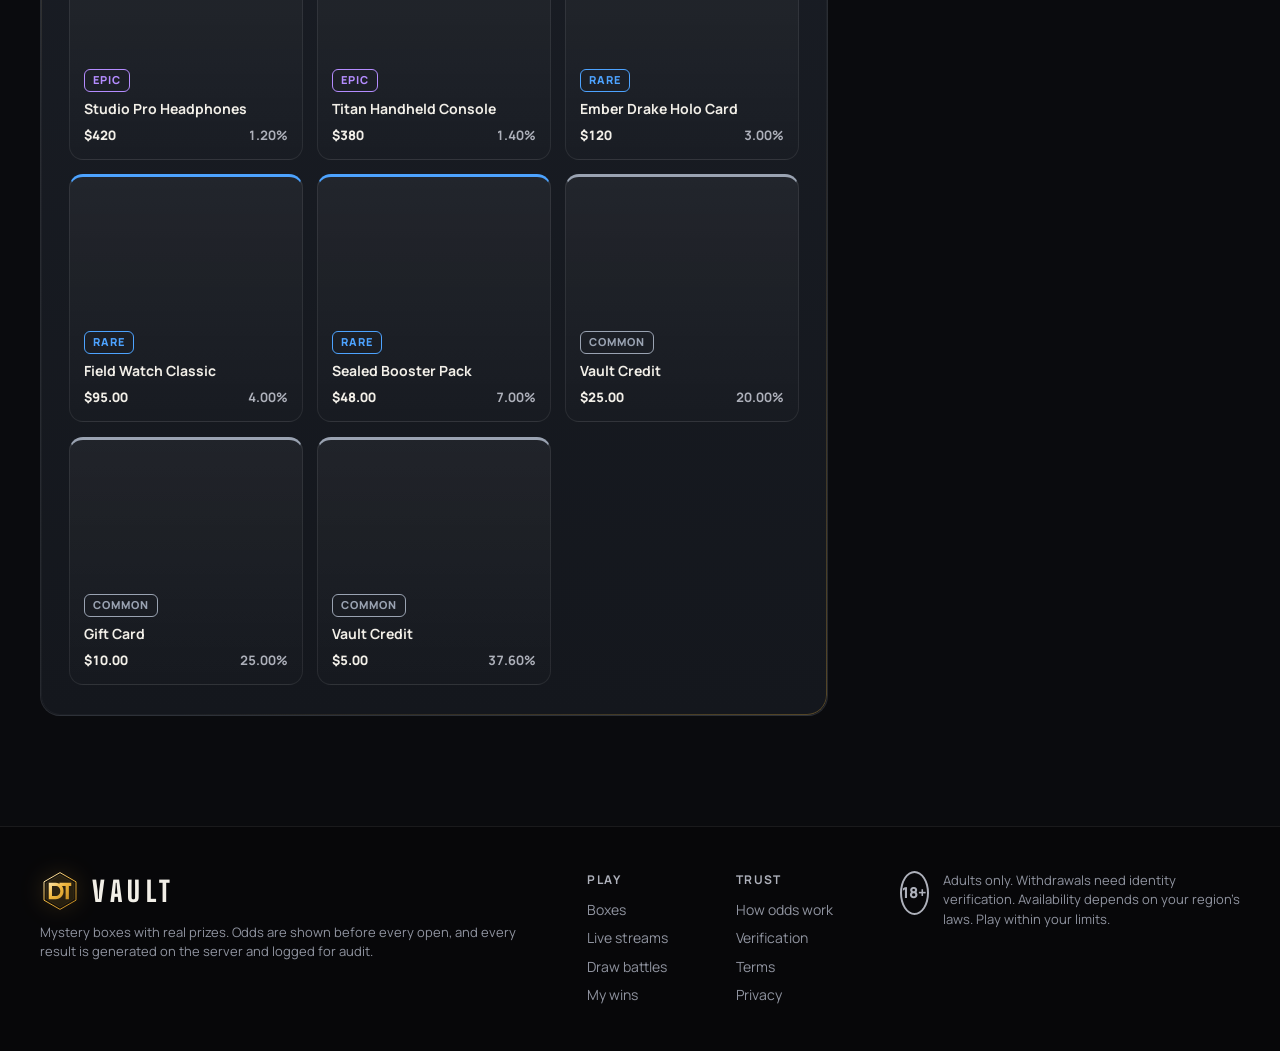
<file: box.html>
<!doctype html>
<html lang="en">
<head>
<meta charset="utf-8">
<meta name="viewport" content="width=device-width, initial-scale=1, viewport-fit=cover">
<meta name="theme-color" content="#0a0b0e">
<title>Vault Box Detail</title>
<script>document.documentElement.classList.add('js','loading')</script>
<style>
#preloader{position:fixed;inset:0;z-index:9999;display:none;align-items:center;justify-content:center;background:radial-gradient(60% 50% at 50% 45%,#1a1508,#0a0b0e 70%);transition:opacity .6s ease,visibility .6s}
.js #preloader{display:flex}
#preloader.out{opacity:0;visibility:hidden}
html.loading{overflow:hidden}
.pl-in{display:grid;justify-items:center;gap:22px;padding:24px}
.pl-logo{width:132px;height:132px;position:relative;animation:plf 2.4s ease-in-out infinite;filter:drop-shadow(0 0 28px rgba(240,183,62,.45))}
.pl-logo svg{width:100%;height:100%;display:block}
.pl-logo polygon:first-of-type{stroke-dasharray:560;stroke-dashoffset:560;animation:pld 1.6s .1s ease forwards}
.pl-logo g{opacity:0;animation:plg .8s .7s ease forwards}
.pl-word{font:800 30px 'Big Shoulders Display',Impact,sans-serif;letter-spacing:.42em;text-indent:.42em;text-transform:uppercase;color:#f2efe8}
.pl-bar{width:min(260px,64vw);height:3px;border-radius:99px;background:rgba(255,255,255,.1);overflow:hidden}
.pl-bar i{display:block;height:100%;transform:scaleX(.05);transform-origin:left;background:linear-gradient(90deg,#b8801a,#ffd98a);box-shadow:0 0 12px rgba(240,183,62,.7)}
.pl-msg{font:600 13px Manrope,system-ui,sans-serif;letter-spacing:.06em;color:#9094a0;text-align:center;max-width:320px;min-height:18px}
#preloader.err .pl-bar{display:none}#preloader.err .pl-msg{color:#f2efe8}
@keyframes plf{0%,100%{transform:translateY(0) scale(1)}50%{transform:translateY(-6px) scale(1.03)}}
@keyframes pld{to{stroke-dashoffset:0}}
@keyframes plg{to{opacity:1}}
</style>
<link rel="preconnect" href="https://fonts.googleapis.com">
<link rel="preconnect" href="https://fonts.gstatic.com" crossorigin>
<link href="https://fonts.googleapis.com/css2?family=Big+Shoulders+Display:wght@700;800;900&family=Manrope:wght@400;500;600;700;800&display=swap" rel="stylesheet">
<link rel="icon" type="image/svg+xml" href="assets/dt-logo.svg">
<link rel="stylesheet" href="css/base.css">
<link rel="stylesheet" href="css/box.css">
<link rel="stylesheet" href="css/fx.css">
<script type="importmap">{"imports":{"three":"./js/lib/three.module.js","three/addons/":"./js/lib/addons/"}}</script>
<script type="module" src="js/main.js"></script>
</head>
<body>
<div id="preloader" role="status" aria-live="polite"><div class="pl-in"><div class="pl-logo"><svg xmlns="http://www.w3.org/2000/svg" viewBox="0 0 200 200"><defs><linearGradient id="pg" gradientUnits="userSpaceOnUse" x1="20" y1="10" x2="180" y2="190"><stop offset="0" stop-color="#fff3cf"/><stop offset=".45" stop-color="#f0b73e"/><stop offset="1" stop-color="#b8801a"/></linearGradient></defs><polygon points="100,8 180,54 180,146 100,192 20,146 20,54" fill="none" stroke="url(#pg)" stroke-width="5" stroke-linejoin="round"/>
<polygon points="100,21 169,61 169,139 100,179 31,139 31,61" fill="rgba(240,183,62,.07)" stroke="url(#pg)" stroke-opacity=".4" stroke-width="1.5" stroke-linejoin="round"/><g transform="translate(100 100) scale(.74) translate(-100 -100)" fill="url(#pg)">
<path fill-rule="evenodd" d="M24 44 H70 C104 44 124 70 124 100 C124 130 104 156 70 156 H24 Z M46 66 V134 H68 C90 134 102 120 102 100 C102 80 90 66 68 66 Z"/>
<path d="M96 44 H176 V66 H160 V156 H138 V66 H96 Z"/></g></svg></div><div class="pl-word">Vault</div><div class="pl-bar"><i></i></div><div class="pl-msg">Loading</div></div><noscript><p style="position:absolute;bottom:40px;width:100%;text-align:center;color:#9094a0">JavaScript is required to view this site.</p></noscript></div>
<div class="pg"><div class="gl bgfx" data-gl="dust"></div><header class="nav"><div class="wrap">
<a class="brand" href="index.html"><img src="assets/dt-logo.svg" alt=""><b>Vault</b></a>
<nav class="links" aria-label="Main"><a href="index.html">Home</a><a href="boxes.html" class=on>Boxes</a><a href="live.html">Live<span class=ph>Phase 2</span></a><a href="battles.html">Battles<span class=ph>Phase 3</span></a><a href="wallet.html">My Wins</a></nav>
<div class="navr"><a class="chip" href="admin.html"><svg class="ic" width="16" height="16" viewBox="0 0 24 24" fill="none" stroke="currentColor" stroke-width="1.8" stroke-linecap="round" stroke-linejoin="round" aria-hidden="true"><path d="M4 20V10M10 20V4M16 20v-7M22 20H2"/></svg> Admin view</a><a class="bal" href="wallet.html"><span class="num">$1,284.50</span><span class="pl"><svg class="ic" width="18" height="18" viewBox="0 0 24 24" fill="none" stroke="currentColor" stroke-width="1.8" stroke-linecap="round" stroke-linejoin="round" aria-hidden="true"><path d="M12 5v14M5 12h14"/></svg></span></a><span class="av">KM</span></div>
</div></header><main class="wrap"><div class="crumb"><a href="boxes.html">Boxes</a><span>/</span><span style="color:var(--tx)">Chrono Vault</span></div><div class="row" style="margin-top:18px"><section class="main"><div class="card" style="overflow:hidden"><div class="stagehead"><div><span class="tag t-leg">Luxury watches</span><h1 class="disp" style="margin-top:8px">Chrono Vault</h1></div><div style="display:flex;gap:10px;align-items:center;flex-wrap:wrap"><span class="chip" style="color:var(--ok);border-color:rgba(61,220,151,.4)"><svg class="ic" width="16" height="16" viewBox="0 0 24 24" fill="none" stroke="currentColor" stroke-width="1.8" stroke-linecap="round" stroke-linejoin="round" aria-hidden="true"><path d="M12 3l8 3v6c0 5-3.5 8-8 9-4.5-1-8-4-8-9V6z"/><path d="M8.5 12l2.5 2.5L15.5 10"/></svg> Odds verified</span><span class="chip num">412 left</span></div></div>
<div class="viewer gl" data-pad-top="260" data-gl="crate" data-tint="gold" data-reveal="chrono,aurora,steel,phones,console,drake" data-zoom="1.0"><span class="gl-hint">Drag to rotate &middot; tap the box to open it</span></div><div class="viewport"><div class="mk"></div><div class="stripT"><div class="tile" style="--rc:#4da3ff"><span class="gl glinl" data-gl="item" data-item="drake"></span><b>Ember Drake Holo Card</b><small class="num">$120</small></div><div class="tile" style="--rc:#9aa3b2"><span class="gl glinl" data-gl="item" data-item="cr25"></span><b>Vault Credit</b><small class="num">$25.00</small></div><div class="tile" style="--rc:#9aa3b2"><span class="gl glinl" data-gl="item" data-item="gift"></span><b>Gift Card</b><small class="num">$10.00</small></div><div class="tile" style="--rc:#f0b73e"><span class="gl glinl" data-gl="item" data-item="chrono"></span><b>Gold Chrono Diver</b><small class="num">$4,200</small></div><div class="tile" style="--rc:#9aa3b2"><span class="gl glinl" data-gl="item" data-item="cr5"></span><b>Vault Credit</b><small class="num">$5.00</small></div><div class="tile" style="--rc:#4da3ff"><span class="gl glinl" data-gl="item" data-item="booster"></span><b>Sealed Booster Pack</b><small class="num">$48.00</small></div><div class="tile" style="--rc:#b48cff"><span class="gl glinl" data-gl="item" data-item="phones"></span><b>Studio Pro Headphones</b><small class="num">$420</small></div><div class="tile" style="--rc:#9aa3b2"><span class="gl glinl" data-gl="item" data-item="cr25"></span><b>Vault Credit</b><small class="num">$25.00</small></div><div class="tile" style="--rc:#b48cff"><span class="gl glinl" data-gl="item" data-item="steel"></span><b>Steel Sport Chronograph</b><small class="num">$1,350</small></div><div class="tile" style="--rc:#9aa3b2"><span class="gl glinl" data-gl="item" data-item="cr5"></span><b>Vault Credit</b><small class="num">$5.00</small></div><div class="tile" style="--rc:#4da3ff"><span class="gl glinl" data-gl="item" data-item="field"></span><b>Field Watch Classic</b><small class="num">$95.00</small></div><div class="tile" style="--rc:#9aa3b2"><span class="gl glinl" data-gl="item" data-item="gift"></span><b>Gift Card</b><small class="num">$10.00</small></div><div class="tile" style="--rc:#b48cff"><span class="gl glinl" data-gl="item" data-item="console"></span><b>Titan Handheld Console</b><small class="num">$380</small></div><div class="tile" style="--rc:#9aa3b2"><span class="gl glinl" data-gl="item" data-item="cr5"></span><b>Vault Credit</b><small class="num">$5.00</small></div><div class="tile" style="--rc:#f0b73e"><span class="gl glinl" data-gl="item" data-item="aurora"></span><b>Aurora Solitaire Pendant</b><small class="num">$2,600</small></div><div class="tile" style="--rc:#9aa3b2"><span class="gl glinl" data-gl="item" data-item="cr25"></span><b>Vault Credit</b><small class="num">$25.00</small></div><div class="tile" style="--rc:#4da3ff"><span class="gl glinl" data-gl="item" data-item="drake"></span><b>Ember Drake Holo Card</b><small class="num">$120</small></div><div class="tile" style="--rc:#9aa3b2"><span class="gl glinl" data-gl="item" data-item="cr25"></span><b>Vault Credit</b><small class="num">$25.00</small></div><div class="tile" style="--rc:#9aa3b2"><span class="gl glinl" data-gl="item" data-item="gift"></span><b>Gift Card</b><small class="num">$10.00</small></div><div class="tile" style="--rc:#f0b73e"><span class="gl glinl" data-gl="item" data-item="chrono"></span><b>Gold Chrono Diver</b><small class="num">$4,200</small></div><div class="tile" style="--rc:#9aa3b2"><span class="gl glinl" data-gl="item" data-item="cr5"></span><b>Vault Credit</b><small class="num">$5.00</small></div><div class="tile" style="--rc:#4da3ff"><span class="gl glinl" data-gl="item" data-item="booster"></span><b>Sealed Booster Pack</b><small class="num">$48.00</small></div><div class="tile" style="--rc:#b48cff"><span class="gl glinl" data-gl="item" data-item="phones"></span><b>Studio Pro Headphones</b><small class="num">$420</small></div><div class="tile" style="--rc:#9aa3b2"><span class="gl glinl" data-gl="item" data-item="cr25"></span><b>Vault Credit</b><small class="num">$25.00</small></div><div class="tile" style="--rc:#b48cff"><span class="gl glinl" data-gl="item" data-item="steel"></span><b>Steel Sport Chronograph</b><small class="num">$1,350</small></div><div class="tile" style="--rc:#9aa3b2"><span class="gl glinl" data-gl="item" data-item="cr5"></span><b>Vault Credit</b><small class="num">$5.00</small></div><div class="tile" style="--rc:#4da3ff"><span class="gl glinl" data-gl="item" data-item="field"></span><b>Field Watch Classic</b><small class="num">$95.00</small></div><div class="tile" style="--rc:#9aa3b2"><span class="gl glinl" data-gl="item" data-item="gift"></span><b>Gift Card</b><small class="num">$10.00</small></div><div class="tile" style="--rc:#b48cff"><span class="gl glinl" data-gl="item" data-item="console"></span><b>Titan Handheld Console</b><small class="num">$380</small></div><div class="tile" style="--rc:#9aa3b2"><span class="gl glinl" data-gl="item" data-item="cr5"></span><b>Vault Credit</b><small class="num">$5.00</small></div><div class="tile" style="--rc:#f0b73e"><span class="gl glinl" data-gl="item" data-item="aurora"></span><b>Aurora Solitaire Pendant</b><small class="num">$2,600</small></div><div class="tile" style="--rc:#9aa3b2"><span class="gl glinl" data-gl="item" data-item="cr25"></span><b>Vault Credit</b><small class="num">$25.00</small></div></div></div>
<div class="ctrl"><button class="btn ghost" type="button"><svg class="ic" width="16" height="16" viewBox="0 0 24 24" fill="none" stroke="currentColor" stroke-width="1.8" stroke-linecap="round" stroke-linejoin="round" aria-hidden="true"><path d="M8 5l11 7-11 7z"/></svg> Demo spin</button><span style="color:var(--di);font-size:14px">Demo spins are free and never touch your balance.</span><span class="sw">Fast reveal<i></i></span></div></div><div class="card pool"><div class="sech" style="margin-bottom:20px"><div><h2 class="disp">Prize pool</h2><p class="sub" style="margin-top:6px">11 prizes. Odds add up to 100%.</p></div>
<div style="display:flex;gap:8px;flex-wrap:wrap"><span class="chip t-com">Common 82.6%</span><span class="chip t-rare">Rare 14.0%</span><span class="chip t-epic">Epic 3.1%</span><span class="chip t-leg">Legendary 0.3%</span></div></div>
<div class="grid" style="grid-template-columns:repeat(auto-fill,minmax(min(190px,100%),1fr));gap:14px"><div class="pt" style="--rc:#f0b73e"><div class="gl pgl" data-gl="item" data-item="chrono"></div><span class="tag t-leg">Legendary</span><b>Gold Chrono Diver</b><div class="r"><span class="num" style="font-weight:800">$4,200</span><span class="o num">0.10%</span></div></div><div class="pt" style="--rc:#f0b73e"><div class="gl pgl" data-gl="item" data-item="aurora"></div><span class="tag t-leg">Legendary</span><b>Aurora Solitaire Pendant</b><div class="r"><span class="num" style="font-weight:800">$2,600</span><span class="o num">0.20%</span></div></div><div class="pt" style="--rc:#b48cff"><div class="gl pgl" data-gl="item" data-item="steel"></div><span class="tag t-epic">Epic</span><b>Steel Sport Chronograph</b><div class="r"><span class="num" style="font-weight:800">$1,350</span><span class="o num">0.50%</span></div></div><div class="pt" style="--rc:#b48cff"><div class="gl pgl" data-gl="item" data-item="phones"></div><span class="tag t-epic">Epic</span><b>Studio Pro Headphones</b><div class="r"><span class="num" style="font-weight:800">$420</span><span class="o num">1.20%</span></div></div><div class="pt" style="--rc:#b48cff"><div class="gl pgl" data-gl="item" data-item="console"></div><span class="tag t-epic">Epic</span><b>Titan Handheld Console</b><div class="r"><span class="num" style="font-weight:800">$380</span><span class="o num">1.40%</span></div></div><div class="pt" style="--rc:#4da3ff"><div class="gl pgl" data-gl="item" data-item="drake"></div><span class="tag t-rare">Rare</span><b>Ember Drake Holo Card</b><div class="r"><span class="num" style="font-weight:800">$120</span><span class="o num">3.00%</span></div></div><div class="pt" style="--rc:#4da3ff"><div class="gl pgl" data-gl="item" data-item="field"></div><span class="tag t-rare">Rare</span><b>Field Watch Classic</b><div class="r"><span class="num" style="font-weight:800">$95.00</span><span class="o num">4.00%</span></div></div><div class="pt" style="--rc:#4da3ff"><div class="gl pgl" data-gl="item" data-item="booster"></div><span class="tag t-rare">Rare</span><b>Sealed Booster Pack</b><div class="r"><span class="num" style="font-weight:800">$48.00</span><span class="o num">7.00%</span></div></div><div class="pt" style="--rc:#9aa3b2"><div class="gl pgl" data-gl="item" data-item="cr25"></div><span class="tag t-com">Common</span><b>Vault Credit</b><div class="r"><span class="num" style="font-weight:800">$25.00</span><span class="o num">20.00%</span></div></div><div class="pt" style="--rc:#9aa3b2"><div class="gl pgl" data-gl="item" data-item="gift"></div><span class="tag t-com">Common</span><b>Gift Card</b><div class="r"><span class="num" style="font-weight:800">$10.00</span><span class="o num">25.00%</span></div></div><div class="pt" style="--rc:#9aa3b2"><div class="gl pgl" data-gl="item" data-item="cr5"></div><span class="tag t-com">Common</span><b>Vault Credit</b><div class="r"><span class="num" style="font-weight:800">$5.00</span><span class="o num">37.60%</span></div></div></div></div></section><aside class="aside"><div class="card sum"><div class="top"><div class="gl sg" data-gl="crate" data-tint="gold" data-auto="0.5" data-click="none"></div><div><div class="disp" style="font-size:34px">Chrono Vault</div><div style="color:var(--mu);font-size:14px">Luxury watches</div></div></div>
<div style="font-size:13px;font-weight:700;letter-spacing:.08em;text-transform:uppercase;color:var(--di)">Quantity</div>
<div class="qty"><button class="chip on" type="button">1</button><button class="chip" type="button">2</button><button class="chip" type="button">3</button><button class="chip" type="button">5</button><button class="chip" type="button">10</button></div>
<div class="ln"><span>Price per box</span><b class="num">$50.00</b></div><div class="ln"><span>Wallet balance</span><b class="num">$1,284.50</b></div><div class="ln"><span>Balance after</span><b class="num">$1,234.50</b></div>
<a class="btn gold lg" href="reveal.html" style="width:100%;margin-top:14px">Open box &middot; $50.00</a>
<p style="color:var(--di);font-size:13px;margin:12px 0 0;text-align:center">Win it, ship it or swap it for credit.</p></div><div class="card fair"><h3 class="disp"><svg class="ic" width="24" height="24" viewBox="0 0 24 24" fill="none" stroke="currentColor" stroke-width="1.8" stroke-linecap="round" stroke-linejoin="round" aria-hidden="true"><path d="M12 3l8 3v6c0 5-3.5 8-8 9-4.5-1-8-4-8-9V6z"/><path d="M8.5 12l2.5 2.5L15.5 10"/></svg> Fairness</h3><dl>
<div><dt>Server seed hash (before you open)</dt><dd class="mono">9f2c61e0a4d17b58&hellip;b71a04c9</dd></div>
<div><dt><label for="cs">Client seed</label></dt><dd><input id="cs" class="field mono" value="vault-kai-2291" readonly></dd></div>
<div><dt>Nonce</dt><dd class="mono">15</dd></div></dl>
<a class="btn ghost sm" href="wallet.html" style="margin-top:16px">Verify past opens</a></div><div class="card wins" style="padding:22px"><h3 class="disp" style="font-size:28px;margin-bottom:8px">Recent opens</h3><div class="w"><span class="mini"><span class="gl glinl" data-gl="item" data-item="console"></span></span><span><b>Titan Handheld Console</b><small>mar***a &middot; 1 min ago</small></span><span class="v num">$380</span></div><div class="w"><span class="mini"><span class="gl glinl" data-gl="item" data-item="drake"></span></span><span><b>Ember Drake Holo Card</b><small>dex_77 &middot; 2 min ago</small></span><span class="v num">$120</span></div><div class="w"><span class="mini"><span class="gl glinl" data-gl="item" data-item="booster"></span></span><span><b>Sealed Booster Pack</b><small>ninja_k &middot; 3 min ago</small></span><span class="v num">$48.00</span></div><div class="w"><span class="mini"><span class="gl glinl" data-gl="item" data-item="steel"></span></span><span><b>Steel Sport Chronograph</b><small>a***22 &middot; 4 min ago</small></span><span class="v num">$1,350</span></div></div></aside></div></main><footer class="foot"><div class="wrap">
<div><a class="brand" href="index.html"><img src="assets/dt-logo.svg" alt=""><b>Vault</b></a><p>Mystery boxes with real prizes. Odds are shown before every open, and every result is generated on the server and logged for audit.</p></div>
<div><h4>Play</h4><ul><li><a href="boxes.html">Boxes</a></li><li><a href="live.html">Live streams</a></li><li><a href="battles.html">Draw battles</a></li><li><a href="wallet.html">My wins</a></li></ul></div>
<div><h4>Trust</h4><ul><li><a href="box.html">How odds work</a></li><li><a href="wallet.html">Verification</a></li><li><a href="index.html">Terms</a></li><li><a href="index.html">Privacy</a></li></ul></div>
<div style="display:flex;gap:14px;align-items:flex-start;max-width:340px"><span class="age">18+</span><p style="margin:0">Adults only. Withdrawals need identity verification. Availability depends on your region's laws. Play within your limits.</p></div>
</div></footer><nav class="tabbar" aria-label="Primary"><a href="index.html"><svg class="ic" width="22" height="22" viewBox="0 0 24 24" fill="none" stroke="currentColor" stroke-width="1.8" stroke-linecap="round" stroke-linejoin="round" aria-hidden="true"><path d="M12 3l8 4v10l-8 4-8-4V7z"/><path d="M4 7l8 4 8-4M12 11v10"/></svg><span>Home</span></a><a href="boxes.html" class=on><svg class="ic" width="22" height="22" viewBox="0 0 24 24" fill="none" stroke="currentColor" stroke-width="1.8" stroke-linecap="round" stroke-linejoin="round" aria-hidden="true"><rect x="4" y="4" width="16" height="16" rx="3"/><circle cx="9" cy="9" r="1.2"/><circle cx="15" cy="15" r="1.2"/><circle cx="12" cy="12" r="1.2"/></svg><span>Boxes</span></a><a href="live.html"><svg class="ic" width="22" height="22" viewBox="0 0 24 24" fill="none" stroke="currentColor" stroke-width="1.8" stroke-linecap="round" stroke-linejoin="round" aria-hidden="true"><rect x="3" y="6" width="13" height="12" rx="2"/><path d="M16 10l5-3v10l-5-3z"/></svg><span>Live</span></a><a href="battles.html"><svg class="ic" width="22" height="22" viewBox="0 0 24 24" fill="none" stroke="currentColor" stroke-width="1.8" stroke-linecap="round" stroke-linejoin="round" aria-hidden="true"><path d="M4 4l9 9M20 4l-9 9M4 20l4-4M20 20l-4-4M13 13l-2 2"/></svg><span>Battles</span></a><a href="wallet.html"><svg class="ic" width="22" height="22" viewBox="0 0 24 24" fill="none" stroke="currentColor" stroke-width="1.8" stroke-linecap="round" stroke-linejoin="round" aria-hidden="true"><rect x="3" y="6" width="18" height="13" rx="3"/><path d="M3 10h18"/><circle cx="16.5" cy="14.5" r="1.2"/></svg><span>Wins</span></a></nav></div>

</body>
</html>
</file>
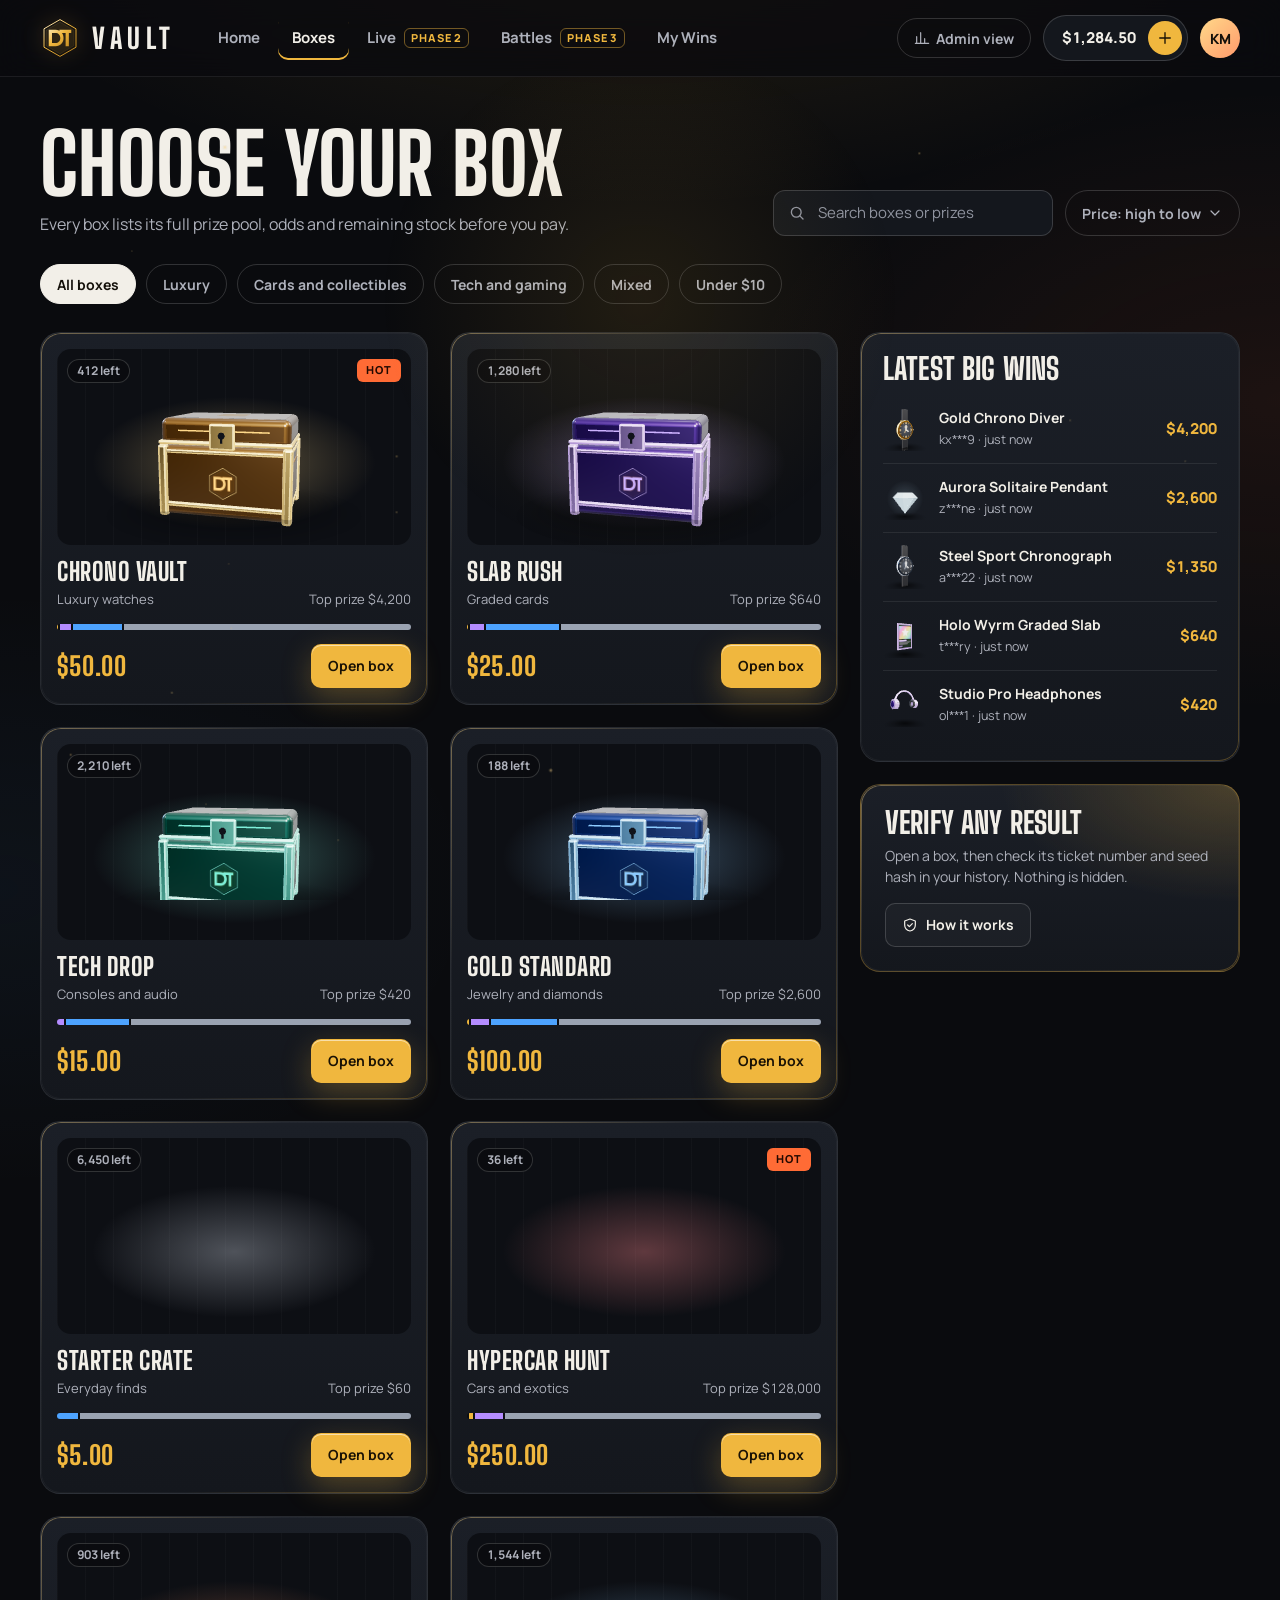
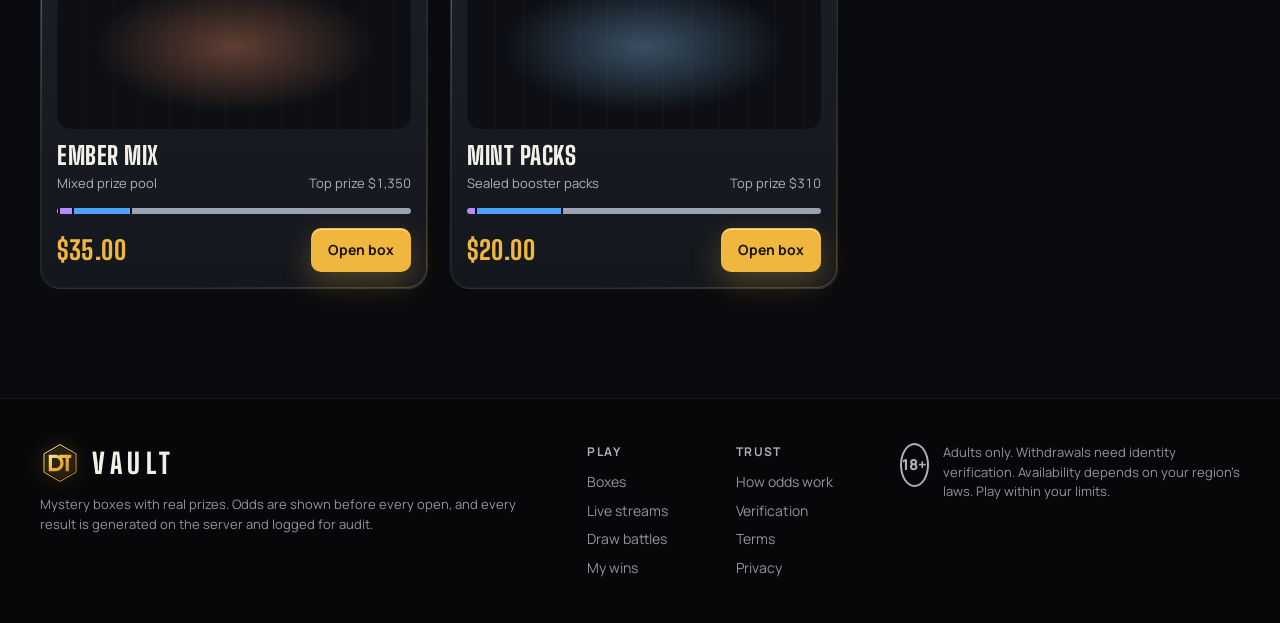
<file: boxes.html>
<!doctype html>
<html lang="en">
<head>
<meta charset="utf-8">
<meta name="viewport" content="width=device-width, initial-scale=1, viewport-fit=cover">
<meta name="theme-color" content="#0a0b0e">
<title>Vault Boxes</title>
<script>document.documentElement.classList.add('js','loading')</script>
<style>
#preloader{position:fixed;inset:0;z-index:9999;display:none;align-items:center;justify-content:center;background:radial-gradient(60% 50% at 50% 45%,#1a1508,#0a0b0e 70%);transition:opacity .6s ease,visibility .6s}
.js #preloader{display:flex}
#preloader.out{opacity:0;visibility:hidden}
html.loading{overflow:hidden}
.pl-in{display:grid;justify-items:center;gap:22px;padding:24px}
.pl-logo{width:132px;height:132px;position:relative;animation:plf 2.4s ease-in-out infinite;filter:drop-shadow(0 0 28px rgba(240,183,62,.45))}
.pl-logo svg{width:100%;height:100%;display:block}
.pl-logo polygon:first-of-type{stroke-dasharray:560;stroke-dashoffset:560;animation:pld 1.6s .1s ease forwards}
.pl-logo g{opacity:0;animation:plg .8s .7s ease forwards}
.pl-word{font:800 30px 'Big Shoulders Display',Impact,sans-serif;letter-spacing:.42em;text-indent:.42em;text-transform:uppercase;color:#f2efe8}
.pl-bar{width:min(260px,64vw);height:3px;border-radius:99px;background:rgba(255,255,255,.1);overflow:hidden}
.pl-bar i{display:block;height:100%;transform:scaleX(.05);transform-origin:left;background:linear-gradient(90deg,#b8801a,#ffd98a);box-shadow:0 0 12px rgba(240,183,62,.7)}
.pl-msg{font:600 13px Manrope,system-ui,sans-serif;letter-spacing:.06em;color:#9094a0;text-align:center;max-width:320px;min-height:18px}
#preloader.err .pl-bar{display:none}#preloader.err .pl-msg{color:#f2efe8}
@keyframes plf{0%,100%{transform:translateY(0) scale(1)}50%{transform:translateY(-6px) scale(1.03)}}
@keyframes pld{to{stroke-dashoffset:0}}
@keyframes plg{to{opacity:1}}
</style>
<link rel="preconnect" href="https://fonts.googleapis.com">
<link rel="preconnect" href="https://fonts.gstatic.com" crossorigin>
<link href="https://fonts.googleapis.com/css2?family=Big+Shoulders+Display:wght@700;800;900&family=Manrope:wght@400;500;600;700;800&display=swap" rel="stylesheet">
<link rel="icon" type="image/svg+xml" href="assets/dt-logo.svg">
<link rel="stylesheet" href="css/base.css">
<link rel="stylesheet" href="css/boxes.css">
<link rel="stylesheet" href="css/fx.css">
<script type="importmap">{"imports":{"three":"./js/lib/three.module.js","three/addons/":"./js/lib/addons/"}}</script>
<script type="module" src="js/main.js"></script>
</head>
<body>
<div id="preloader" role="status" aria-live="polite"><div class="pl-in"><div class="pl-logo"><svg xmlns="http://www.w3.org/2000/svg" viewBox="0 0 200 200"><defs><linearGradient id="pg" gradientUnits="userSpaceOnUse" x1="20" y1="10" x2="180" y2="190"><stop offset="0" stop-color="#fff3cf"/><stop offset=".45" stop-color="#f0b73e"/><stop offset="1" stop-color="#b8801a"/></linearGradient></defs><polygon points="100,8 180,54 180,146 100,192 20,146 20,54" fill="none" stroke="url(#pg)" stroke-width="5" stroke-linejoin="round"/>
<polygon points="100,21 169,61 169,139 100,179 31,139 31,61" fill="rgba(240,183,62,.07)" stroke="url(#pg)" stroke-opacity=".4" stroke-width="1.5" stroke-linejoin="round"/><g transform="translate(100 100) scale(.74) translate(-100 -100)" fill="url(#pg)">
<path fill-rule="evenodd" d="M24 44 H70 C104 44 124 70 124 100 C124 130 104 156 70 156 H24 Z M46 66 V134 H68 C90 134 102 120 102 100 C102 80 90 66 68 66 Z"/>
<path d="M96 44 H176 V66 H160 V156 H138 V66 H96 Z"/></g></svg></div><div class="pl-word">Vault</div><div class="pl-bar"><i></i></div><div class="pl-msg">Loading</div></div><noscript><p style="position:absolute;bottom:40px;width:100%;text-align:center;color:#9094a0">JavaScript is required to view this site.</p></noscript></div>
<div class="pg"><div class="gl bgfx" data-gl="dust"></div><header class="nav"><div class="wrap">
<a class="brand" href="index.html"><img src="assets/dt-logo.svg" alt=""><b>Vault</b></a>
<nav class="links" aria-label="Main"><a href="index.html">Home</a><a href="boxes.html" class=on>Boxes</a><a href="live.html">Live<span class=ph>Phase 2</span></a><a href="battles.html">Battles<span class=ph>Phase 3</span></a><a href="wallet.html">My Wins</a></nav>
<div class="navr"><a class="chip" href="admin.html"><svg class="ic" width="16" height="16" viewBox="0 0 24 24" fill="none" stroke="currentColor" stroke-width="1.8" stroke-linecap="round" stroke-linejoin="round" aria-hidden="true"><path d="M4 20V10M10 20V4M16 20v-7M22 20H2"/></svg> Admin view</a><a class="bal" href="wallet.html"><span class="num">$1,284.50</span><span class="pl"><svg class="ic" width="18" height="18" viewBox="0 0 24 24" fill="none" stroke="currentColor" stroke-width="1.8" stroke-linecap="round" stroke-linejoin="round" aria-hidden="true"><path d="M12 5v14M5 12h14"/></svg></span></a><span class="av">KM</span></div>
</div></header><main class="wrap"><div class="sech" style="padding-top:48px"><div><h1 class="disp h1s">Choose your box</h1><p class="sub">Every box lists its full prize pool, odds and remaining stock before you pay.</p></div>
<div style="display:flex;gap:12px;flex-wrap:wrap"><label class="search"><span class="sr">Search boxes</span><svg class="ic" width="18" height="18" viewBox="0 0 24 24" fill="none" stroke="currentColor" stroke-width="1.8" stroke-linecap="round" stroke-linejoin="round" aria-hidden="true"><circle cx="11" cy="11" r="6.5"/><path d="M20 20l-4.5-4.5"/></svg><input id="q" type="search" placeholder="Search boxes or prizes"></label><button class="chip" type="button">Price: high to low <svg class="ic" width="16" height="16" viewBox="0 0 24 24" fill="none" stroke="currentColor" stroke-width="1.8" stroke-linecap="round" stroke-linejoin="round" aria-hidden="true"><path d="M6 9l6 6 6-6"/></svg></button></div></div>
<div style="display:flex;gap:10px;flex-wrap:wrap;margin-bottom:28px"><button class="chip on" type="button">All boxes</button><button class="chip" type="button">Luxury</button><button class="chip" type="button">Cards and collectibles</button><button class="chip" type="button">Tech and gaming</button><button class="chip" type="button">Mixed</button><button class="chip" type="button">Under $10</button></div><div class="row"><section class="main"><div class="grid g4" style="grid-template-columns:repeat(auto-fill,minmax(min(260px,100%),1fr))"><a class="card bx" href="box.html"><span class="stock num">412 left</span><span class="hot">Hot</span>
<div class="bxa gl" data-gl="crate" data-tint="gold" data-auto="0.5" data-zoom="1.18" style="--gl:rgba(255,217,138,0.34)"></div>
<div><div class="bxn">Chrono Vault</div><div class="bxm" style="margin-top:6px"><span>Luxury watches</span><span class="num">Top prize $4,200</span></div></div>
<div class="odds"><i style="flex:0.3;background:#f0b73e"></i><i style="flex:3.1;background:#b48cff"></i><i style="flex:14;background:#4da3ff"></i><i style="flex:82.6;background:#9aa3b2"></i></div>
<div class="bxm"><span class="pr num">$50.00</span><span class="btn gold sm">Open box</span></div></a><a class="card bx" href="box.html"><span class="stock num">1,280 left</span>
<div class="bxa gl" data-gl="crate" data-tint="violet" data-auto="0.5" data-zoom="1.18" style="--gl:rgba(205,178,255,0.34)"></div>
<div><div class="bxn">Slab Rush</div><div class="bxm" style="margin-top:6px"><span>Graded cards</span><span class="num">Top prize $640</span></div></div>
<div class="odds"><i style="flex:0.4;background:#f0b73e"></i><i style="flex:4;background:#b48cff"></i><i style="flex:21;background:#4da3ff"></i><i style="flex:74.6;background:#9aa3b2"></i></div>
<div class="bxm"><span class="pr num">$25.00</span><span class="btn gold sm">Open box</span></div></a><a class="card bx" href="box.html"><span class="stock num">2,210 left</span>
<div class="bxa gl" data-gl="crate" data-tint="teal" data-auto="0.5" data-zoom="1.18" style="--gl:rgba(126,240,218,0.34)"></div>
<div><div class="bxn">Tech Drop</div><div class="bxm" style="margin-top:6px"><span>Consoles and audio</span><span class="num">Top prize $420</span></div></div>
<div class="odds"><i style="flex:2;background:#b48cff"></i><i style="flex:18;background:#4da3ff"></i><i style="flex:80;background:#9aa3b2"></i></div>
<div class="bxm"><span class="pr num">$15.00</span><span class="btn gold sm">Open box</span></div></a><a class="card bx" href="box.html"><span class="stock num">188 left</span>
<div class="bxa gl" data-gl="crate" data-tint="blue" data-auto="0.5" data-zoom="1.18" style="--gl:rgba(140,203,255,0.34)"></div>
<div><div class="bxn">Gold Standard</div><div class="bxm" style="margin-top:6px"><span>Jewelry and diamonds</span><span class="num">Top prize $2,600</span></div></div>
<div class="odds"><i style="flex:0.6;background:#f0b73e"></i><i style="flex:5;background:#b48cff"></i><i style="flex:19;background:#4da3ff"></i><i style="flex:75.4;background:#9aa3b2"></i></div>
<div class="bxm"><span class="pr num">$100.00</span><span class="btn gold sm">Open box</span></div></a><a class="card bx" href="box.html"><span class="stock num">6,450 left</span>
<div class="bxa gl" data-gl="crate" data-tint="steel" data-auto="0.5" data-zoom="1.18" style="--gl:rgba(207,214,226,0.34)"></div>
<div><div class="bxn">Starter Crate</div><div class="bxm" style="margin-top:6px"><span>Everyday finds</span><span class="num">Top prize $60</span></div></div>
<div class="odds"><i style="flex:6;background:#4da3ff"></i><i style="flex:94;background:#9aa3b2"></i></div>
<div class="bxm"><span class="pr num">$5.00</span><span class="btn gold sm">Open box</span></div></a><a class="card bx" href="box.html"><span class="stock num">36 left</span><span class="hot">Hot</span>
<div class="bxa gl" data-gl="crate" data-tint="crim" data-auto="0.5" data-zoom="1.18" style="--gl:rgba(255,138,144,0.34)"></div>
<div><div class="bxn">Hypercar Hunt</div><div class="bxm" style="margin-top:6px"><span>Cars and exotics</span><span class="num">Top prize $128,000</span></div></div>
<div class="odds"><i style="flex:0.02;background:#ff6b35"></i><i style="flex:1.2;background:#f0b73e"></i><i style="flex:8;background:#b48cff"></i><i style="flex:90.78;background:#9aa3b2"></i></div>
<div class="bxm"><span class="pr num">$250.00</span><span class="btn gold sm">Open box</span></div></a><a class="card bx" href="box.html"><span class="stock num">903 left</span>
<div class="bxa gl" data-gl="crate" data-tint="ember" data-auto="0.5" data-zoom="1.18" style="--gl:rgba(255,154,107,0.34)"></div>
<div><div class="bxn">Ember Mix</div><div class="bxm" style="margin-top:6px"><span>Mixed prize pool</span><span class="num">Top prize $1,350</span></div></div>
<div class="odds"><i style="flex:0.3;background:#f0b73e"></i><i style="flex:3.5;background:#b48cff"></i><i style="flex:16;background:#4da3ff"></i><i style="flex:80.2;background:#9aa3b2"></i></div>
<div class="bxm"><span class="pr num">$35.00</span><span class="btn gold sm">Open box</span></div></a><a class="card bx" href="box.html"><span class="stock num">1,544 left</span>
<div class="bxa gl" data-gl="crate" data-tint="blue" data-auto="0.5" data-zoom="1.18" style="--gl:rgba(140,203,255,0.34)"></div>
<div><div class="bxn">Mint Packs</div><div class="bxm" style="margin-top:6px"><span>Sealed booster packs</span><span class="num">Top prize $310</span></div></div>
<div class="odds"><i style="flex:2.4;background:#b48cff"></i><i style="flex:24;background:#4da3ff"></i><i style="flex:73.6;background:#9aa3b2"></i></div>
<div class="bxm"><span class="pr num">$20.00</span><span class="btn gold sm">Open box</span></div></a></div></section><aside class="side"><div class="card wins"><h3 class="disp">Latest big wins</h3><div class="w"><span class="mini"><span class="gl glinl" data-gl="item" data-item="chrono"></span></span><span><b>Gold Chrono Diver</b><small>kx***9 &middot; just now</small></span><span class="v num">$4,200</span></div><div class="w"><span class="mini"><span class="gl glinl" data-gl="item" data-item="aurora"></span></span><span><b>Aurora Solitaire Pendant</b><small>z***ne &middot; just now</small></span><span class="v num">$2,600</span></div><div class="w"><span class="mini"><span class="gl glinl" data-gl="item" data-item="steel"></span></span><span><b>Steel Sport Chronograph</b><small>a***22 &middot; just now</small></span><span class="v num">$1,350</span></div><div class="w"><span class="mini"><span class="gl glinl" data-gl="item" data-item="slab"></span></span><span><b>Holo Wyrm Graded Slab</b><small>t***ry &middot; just now</small></span><span class="v num">$640</span></div><div class="w"><span class="mini"><span class="gl glinl" data-gl="item" data-item="phones"></span></span><span><b>Studio Pro Headphones</b><small>ol***1 &middot; just now</small></span><span class="v num">$420</span></div></div>
<div class="card promo"><h3 class="disp">Verify any result</h3><p>Open a box, then check its ticket number and seed hash in your history. Nothing is hidden.</p><a class="btn ghost sm" href="box.html"><svg class="ic" width="16" height="16" viewBox="0 0 24 24" fill="none" stroke="currentColor" stroke-width="1.8" stroke-linecap="round" stroke-linejoin="round" aria-hidden="true"><path d="M12 3l8 3v6c0 5-3.5 8-8 9-4.5-1-8-4-8-9V6z"/><path d="M8.5 12l2.5 2.5L15.5 10"/></svg> How it works</a></div></aside></div></main><footer class="foot"><div class="wrap">
<div><a class="brand" href="index.html"><img src="assets/dt-logo.svg" alt=""><b>Vault</b></a><p>Mystery boxes with real prizes. Odds are shown before every open, and every result is generated on the server and logged for audit.</p></div>
<div><h4>Play</h4><ul><li><a href="boxes.html">Boxes</a></li><li><a href="live.html">Live streams</a></li><li><a href="battles.html">Draw battles</a></li><li><a href="wallet.html">My wins</a></li></ul></div>
<div><h4>Trust</h4><ul><li><a href="box.html">How odds work</a></li><li><a href="wallet.html">Verification</a></li><li><a href="index.html">Terms</a></li><li><a href="index.html">Privacy</a></li></ul></div>
<div style="display:flex;gap:14px;align-items:flex-start;max-width:340px"><span class="age">18+</span><p style="margin:0">Adults only. Withdrawals need identity verification. Availability depends on your region's laws. Play within your limits.</p></div>
</div></footer><nav class="tabbar" aria-label="Primary"><a href="index.html"><svg class="ic" width="22" height="22" viewBox="0 0 24 24" fill="none" stroke="currentColor" stroke-width="1.8" stroke-linecap="round" stroke-linejoin="round" aria-hidden="true"><path d="M12 3l8 4v10l-8 4-8-4V7z"/><path d="M4 7l8 4 8-4M12 11v10"/></svg><span>Home</span></a><a href="boxes.html" class=on><svg class="ic" width="22" height="22" viewBox="0 0 24 24" fill="none" stroke="currentColor" stroke-width="1.8" stroke-linecap="round" stroke-linejoin="round" aria-hidden="true"><rect x="4" y="4" width="16" height="16" rx="3"/><circle cx="9" cy="9" r="1.2"/><circle cx="15" cy="15" r="1.2"/><circle cx="12" cy="12" r="1.2"/></svg><span>Boxes</span></a><a href="live.html"><svg class="ic" width="22" height="22" viewBox="0 0 24 24" fill="none" stroke="currentColor" stroke-width="1.8" stroke-linecap="round" stroke-linejoin="round" aria-hidden="true"><rect x="3" y="6" width="13" height="12" rx="2"/><path d="M16 10l5-3v10l-5-3z"/></svg><span>Live</span></a><a href="battles.html"><svg class="ic" width="22" height="22" viewBox="0 0 24 24" fill="none" stroke="currentColor" stroke-width="1.8" stroke-linecap="round" stroke-linejoin="round" aria-hidden="true"><path d="M4 4l9 9M20 4l-9 9M4 20l4-4M20 20l-4-4M13 13l-2 2"/></svg><span>Battles</span></a><a href="wallet.html"><svg class="ic" width="22" height="22" viewBox="0 0 24 24" fill="none" stroke="currentColor" stroke-width="1.8" stroke-linecap="round" stroke-linejoin="round" aria-hidden="true"><rect x="3" y="6" width="18" height="13" rx="3"/><path d="M3 10h18"/><circle cx="16.5" cy="14.5" r="1.2"/></svg><span>Wins</span></a></nav></div>

</body>
</html>
</file>
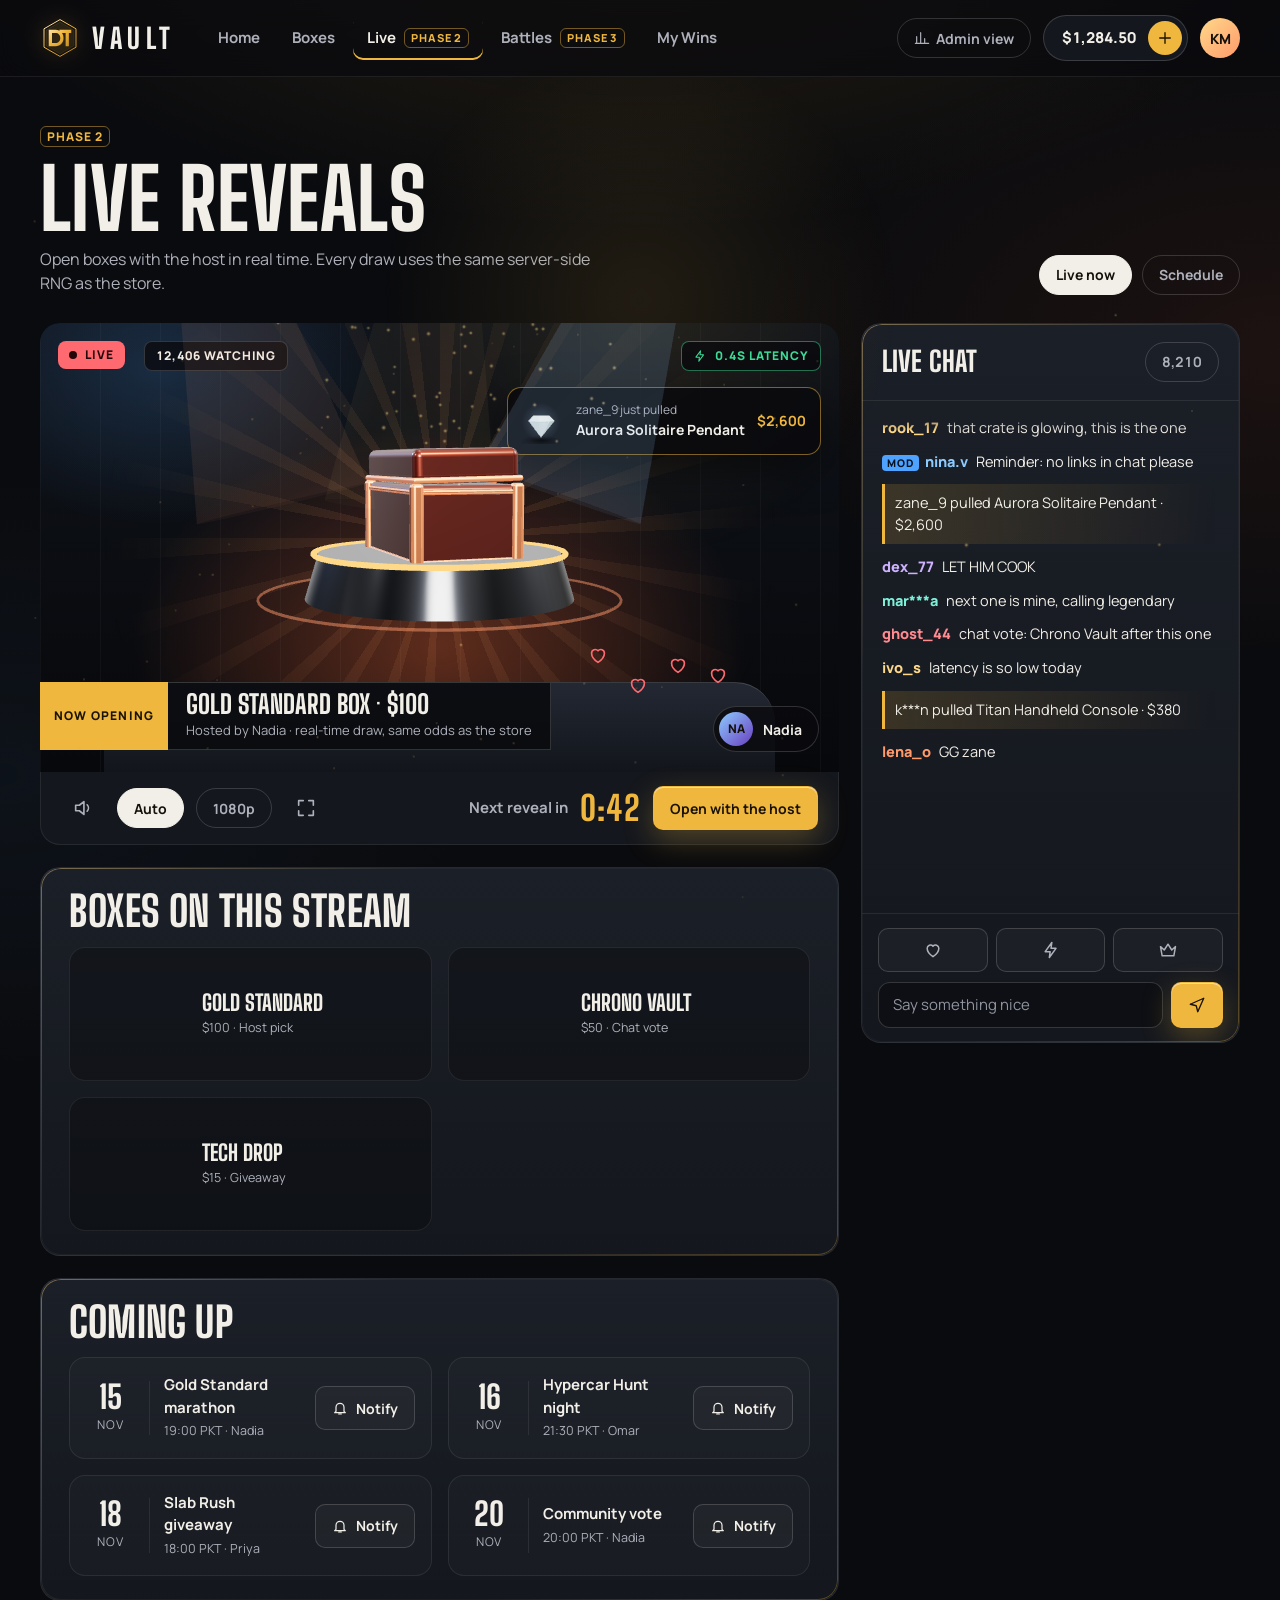
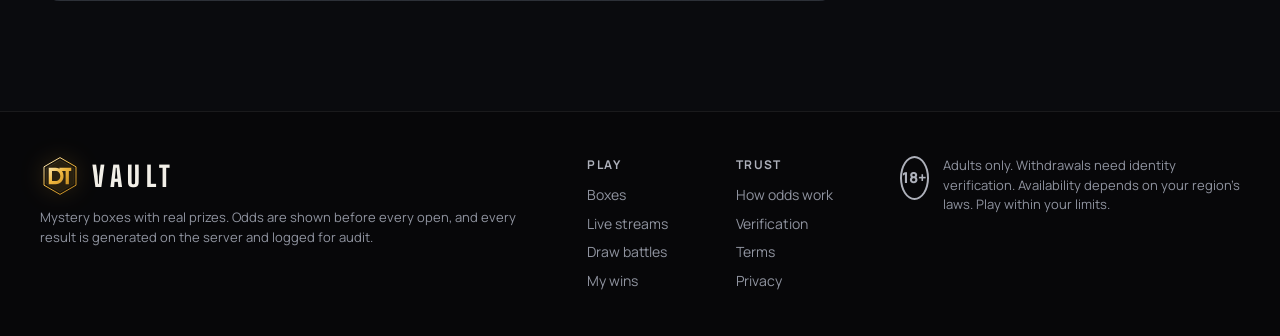
<file: live.html>
<!doctype html>
<html lang="en">
<head>
<meta charset="utf-8">
<meta name="viewport" content="width=device-width, initial-scale=1, viewport-fit=cover">
<meta name="theme-color" content="#0a0b0e">
<title>Vault Live</title>
<script>document.documentElement.classList.add('js','loading')</script>
<style>
#preloader{position:fixed;inset:0;z-index:9999;display:none;align-items:center;justify-content:center;background:radial-gradient(60% 50% at 50% 45%,#1a1508,#0a0b0e 70%);transition:opacity .6s ease,visibility .6s}
.js #preloader{display:flex}
#preloader.out{opacity:0;visibility:hidden}
html.loading{overflow:hidden}
.pl-in{display:grid;justify-items:center;gap:22px;padding:24px}
.pl-logo{width:132px;height:132px;position:relative;animation:plf 2.4s ease-in-out infinite;filter:drop-shadow(0 0 28px rgba(240,183,62,.45))}
.pl-logo svg{width:100%;height:100%;display:block}
.pl-logo polygon:first-of-type{stroke-dasharray:560;stroke-dashoffset:560;animation:pld 1.6s .1s ease forwards}
.pl-logo g{opacity:0;animation:plg .8s .7s ease forwards}
.pl-word{font:800 30px 'Big Shoulders Display',Impact,sans-serif;letter-spacing:.42em;text-indent:.42em;text-transform:uppercase;color:#f2efe8}
.pl-bar{width:min(260px,64vw);height:3px;border-radius:99px;background:rgba(255,255,255,.1);overflow:hidden}
.pl-bar i{display:block;height:100%;transform:scaleX(.05);transform-origin:left;background:linear-gradient(90deg,#b8801a,#ffd98a);box-shadow:0 0 12px rgba(240,183,62,.7)}
.pl-msg{font:600 13px Manrope,system-ui,sans-serif;letter-spacing:.06em;color:#9094a0;text-align:center;max-width:320px;min-height:18px}
#preloader.err .pl-bar{display:none}#preloader.err .pl-msg{color:#f2efe8}
@keyframes plf{0%,100%{transform:translateY(0) scale(1)}50%{transform:translateY(-6px) scale(1.03)}}
@keyframes pld{to{stroke-dashoffset:0}}
@keyframes plg{to{opacity:1}}
</style>
<link rel="preconnect" href="https://fonts.googleapis.com">
<link rel="preconnect" href="https://fonts.gstatic.com" crossorigin>
<link href="https://fonts.googleapis.com/css2?family=Big+Shoulders+Display:wght@700;800;900&family=Manrope:wght@400;500;600;700;800&display=swap" rel="stylesheet">
<link rel="icon" type="image/svg+xml" href="assets/dt-logo.svg">
<link rel="stylesheet" href="css/base.css">
<link rel="stylesheet" href="css/live.css">
<link rel="stylesheet" href="css/fx.css">
<script type="importmap">{"imports":{"three":"./js/lib/three.module.js","three/addons/":"./js/lib/addons/"}}</script>
<script type="module" src="js/main.js"></script>
</head>
<body>
<div id="preloader" role="status" aria-live="polite"><div class="pl-in"><div class="pl-logo"><svg xmlns="http://www.w3.org/2000/svg" viewBox="0 0 200 200"><defs><linearGradient id="pg" gradientUnits="userSpaceOnUse" x1="20" y1="10" x2="180" y2="190"><stop offset="0" stop-color="#fff3cf"/><stop offset=".45" stop-color="#f0b73e"/><stop offset="1" stop-color="#b8801a"/></linearGradient></defs><polygon points="100,8 180,54 180,146 100,192 20,146 20,54" fill="none" stroke="url(#pg)" stroke-width="5" stroke-linejoin="round"/>
<polygon points="100,21 169,61 169,139 100,179 31,139 31,61" fill="rgba(240,183,62,.07)" stroke="url(#pg)" stroke-opacity=".4" stroke-width="1.5" stroke-linejoin="round"/><g transform="translate(100 100) scale(.74) translate(-100 -100)" fill="url(#pg)">
<path fill-rule="evenodd" d="M24 44 H70 C104 44 124 70 124 100 C124 130 104 156 70 156 H24 Z M46 66 V134 H68 C90 134 102 120 102 100 C102 80 90 66 68 66 Z"/>
<path d="M96 44 H176 V66 H160 V156 H138 V66 H96 Z"/></g></svg></div><div class="pl-word">Vault</div><div class="pl-bar"><i></i></div><div class="pl-msg">Loading</div></div><noscript><p style="position:absolute;bottom:40px;width:100%;text-align:center;color:#9094a0">JavaScript is required to view this site.</p></noscript></div>
<div class="pg"><div class="gl bgfx" data-gl="dust"></div><header class="nav"><div class="wrap">
<a class="brand" href="index.html"><img src="assets/dt-logo.svg" alt=""><b>Vault</b></a>
<nav class="links" aria-label="Main"><a href="index.html">Home</a><a href="boxes.html">Boxes</a><a href="live.html" class=on>Live<span class=ph>Phase 2</span></a><a href="battles.html">Battles<span class=ph>Phase 3</span></a><a href="wallet.html">My Wins</a></nav>
<div class="navr"><a class="chip" href="admin.html"><svg class="ic" width="16" height="16" viewBox="0 0 24 24" fill="none" stroke="currentColor" stroke-width="1.8" stroke-linecap="round" stroke-linejoin="round" aria-hidden="true"><path d="M4 20V10M10 20V4M16 20v-7M22 20H2"/></svg> Admin view</a><a class="bal" href="wallet.html"><span class="num">$1,284.50</span><span class="pl"><svg class="ic" width="18" height="18" viewBox="0 0 24 24" fill="none" stroke="currentColor" stroke-width="1.8" stroke-linecap="round" stroke-linejoin="round" aria-hidden="true"><path d="M12 5v14M5 12h14"/></svg></span></a><span class="av">KM</span></div>
</div></header><main class="wrap"><div class="sech" style="padding-top:48px"><div><span class="ph" style="font-size:12px">Phase 2</span><h1 class="disp h1s" style="margin-top:12px">Live reveals</h1><p class="sub">Open boxes with the host in real time. Every draw uses the same server-side RNG as the store.</p></div><div style="display:flex;gap:10px"><button class="chip on" type="button">Live now</button><button class="chip" type="button">Schedule</button></div></div><div class="row"><section class="main"><div><div class="scene"><div class="rays3"></div><div class="tbl"></div><div class="stgl gl" data-gl="studio" data-tint="ember"></div>
<span class="badge b-live"><i></i>Live</span><span class="badge b-v num">12,406 watching</span><span class="badge b-l"><svg class="ic" width="14" height="14" viewBox="0 0 24 24" fill="none" stroke="currentColor" stroke-width="1.8" stroke-linecap="round" stroke-linejoin="round" aria-hidden="true"><path d="M13 3L5 14h6l-1 7 8-11h-6z"/></svg> 0.4s latency</span>
<div class="toast"><span class="mini"><span class="gl glinl" data-gl="item" data-item="aurora"></span></span><span><small>zane_9 just pulled</small><b>Aurora Solitaire Pendant</b></span><b class="num" style="color:var(--gold)">$2,600</b></div>
<div class="low"><span class="a">Now opening</span><span class="b"><b>Gold Standard box &middot; $100</b><small>Hosted by Nadia &middot; real-time draw, same odds as the store</small></span></div><span class="hh" style="right:150px;bottom:90px;animation-delay:-0s"><svg class="ic" width="22" height="22" viewBox="0 0 24 24" fill="none" stroke="currentColor" stroke-width="1.8" stroke-linecap="round" stroke-linejoin="round" aria-hidden="true"><path d="M12 20s-7-4.5-7-10a4 4 0 017-2.6A4 4 0 0119 10c0 5.5-7 10-7 10z"/></svg></span><span class="hh" style="right:190px;bottom:70px;animation-delay:-1.2s"><svg class="ic" width="22" height="22" viewBox="0 0 24 24" fill="none" stroke="currentColor" stroke-width="1.8" stroke-linecap="round" stroke-linejoin="round" aria-hidden="true"><path d="M12 20s-7-4.5-7-10a4 4 0 017-2.6A4 4 0 0119 10c0 5.5-7 10-7 10z"/></svg></span><span class="hh" style="right:110px;bottom:80px;animation-delay:-2.1s"><svg class="ic" width="22" height="22" viewBox="0 0 24 24" fill="none" stroke="currentColor" stroke-width="1.8" stroke-linecap="round" stroke-linejoin="round" aria-hidden="true"><path d="M12 20s-7-4.5-7-10a4 4 0 017-2.6A4 4 0 0119 10c0 5.5-7 10-7 10z"/></svg></span><span class="hh" style="right:230px;bottom:100px;animation-delay:-2.8s"><svg class="ic" width="22" height="22" viewBox="0 0 24 24" fill="none" stroke="currentColor" stroke-width="1.8" stroke-linecap="round" stroke-linejoin="round" aria-hidden="true"><path d="M12 20s-7-4.5-7-10a4 4 0 017-2.6A4 4 0 0119 10c0 5.5-7 10-7 10z"/></svg></span>
<div class="host"><span class="av" style="width:34px;height:34px;font-size:12px;background:linear-gradient(135deg,#8ccbff,#6a3fc0)">NA</span>Nadia</div></div><div class="vc"><button class="ib" type="button" aria-label="Volume"><svg class="ic" width="22" height="22" viewBox="0 0 24 24" fill="none" stroke="currentColor" stroke-width="1.8" stroke-linecap="round" stroke-linejoin="round" aria-hidden="true"><path d="M4 9v6h4l5 4V5L8 9zM16.5 8.5a5 5 0 010 7"/></svg></button><button class="chip on" type="button">Auto</button><button class="chip" type="button">1080p</button><button class="ib" type="button" aria-label="Full screen"><svg class="ic" width="22" height="22" viewBox="0 0 24 24" fill="none" stroke="currentColor" stroke-width="1.8" stroke-linecap="round" stroke-linejoin="round" aria-hidden="true"><path d="M4 9V4h5M20 9V4h-5M4 15v5h5M20 15v5h-5"/></svg></button>
<div class="cd"><span style="color:var(--mu)">Next reveal in</span><span class="t num">0:42</span><a class="btn gold sm" href="box.html">Open with the host</a></div></div></div><div class="card ob"><h2 class="disp">Boxes on this stream</h2><div class="gx"><div class="c"><div class="gl" data-gl="crate" data-tint="blue" data-auto="0.7" data-click="none"></div><span><b>Gold Standard</b><small>$100 &middot; Host pick</small></span></div><div class="c"><div class="gl" data-gl="crate" data-tint="gold" data-auto="0.7" data-click="none"></div><span><b>Chrono Vault</b><small>$50 &middot; Chat vote</small></span></div><div class="c"><div class="gl" data-gl="crate" data-tint="teal" data-auto="0.7" data-click="none"></div><span><b>Tech Drop</b><small>$15 &middot; Giveaway</small></span></div></div></div><div class="card ob"><h2 class="disp">Coming up</h2><div class="gx" style="margin-top:16px;grid-template-columns:repeat(auto-fit,minmax(min(330px,100%),1fr))"><div class="sch"><div class="dt"><b>15</b><small>Nov</small></div><div class="i"><b>Gold Standard marathon</b><small>19:00 PKT &middot; Nadia</small></div><button class="btn ghost sm" type="button"><svg class="ic" width="16" height="16" viewBox="0 0 24 24" fill="none" stroke="currentColor" stroke-width="1.8" stroke-linecap="round" stroke-linejoin="round" aria-hidden="true"><path d="M6 17V11a6 6 0 0112 0v6l2 2H4zM10 21h4"/></svg> Notify</button></div><div class="sch"><div class="dt"><b>16</b><small>Nov</small></div><div class="i"><b>Hypercar Hunt night</b><small>21:30 PKT &middot; Omar</small></div><button class="btn ghost sm" type="button"><svg class="ic" width="16" height="16" viewBox="0 0 24 24" fill="none" stroke="currentColor" stroke-width="1.8" stroke-linecap="round" stroke-linejoin="round" aria-hidden="true"><path d="M6 17V11a6 6 0 0112 0v6l2 2H4zM10 21h4"/></svg> Notify</button></div><div class="sch"><div class="dt"><b>18</b><small>Nov</small></div><div class="i"><b>Slab Rush giveaway</b><small>18:00 PKT &middot; Priya</small></div><button class="btn ghost sm" type="button"><svg class="ic" width="16" height="16" viewBox="0 0 24 24" fill="none" stroke="currentColor" stroke-width="1.8" stroke-linecap="round" stroke-linejoin="round" aria-hidden="true"><path d="M6 17V11a6 6 0 0112 0v6l2 2H4zM10 21h4"/></svg> Notify</button></div><div class="sch"><div class="dt"><b>20</b><small>Nov</small></div><div class="i"><b>Community vote</b><small>20:00 PKT &middot; Nadia</small></div><button class="btn ghost sm" type="button"><svg class="ic" width="16" height="16" viewBox="0 0 24 24" fill="none" stroke="currentColor" stroke-width="1.8" stroke-linecap="round" stroke-linejoin="round" aria-hidden="true"><path d="M6 17V11a6 6 0 0112 0v6l2 2H4zM10 21h4"/></svg> Notify</button></div></div></div></section><aside class="card chat"><div class="ch"><h3 class="disp">Live chat</h3><span class="chip num">8,210</span></div><div class="msgs"><div class="m"><b style="color:#ffd98a">rook_17</b>that crate is glowing, this is the one</div><div class="m"><span class=md>MOD</span><b style="color:#8ccbff">nina.v</b>Reminder: no links in chat please</div><div class="m sys">zane_9 pulled Aurora Solitaire Pendant &middot; $2,600</div><div class="m"><b style="color:#cdb2ff">dex_77</b>LET HIM COOK</div><div class="m"><b style="color:#7ef0da">mar***a</b>next one is mine, calling legendary</div><div class="m"><b style="color:#ff8a90">ghost_44</b>chat vote: Chrono Vault after this one</div><div class="m"><b style="color:#ffd98a">ivo_s</b>latency is so low today</div><div class="m sys">k***n pulled Titan Handheld Console &middot; $380</div><div class="m"><b style="color:#ff9a6b">lena_o</b>GG zane</div></div>
<div class="cin"><div class="rx"><button type="button" aria-label="Send heart"><svg class="ic" width="20" height="20" viewBox="0 0 24 24" fill="none" stroke="currentColor" stroke-width="1.8" stroke-linecap="round" stroke-linejoin="round" aria-hidden="true"><path d="M12 20s-7-4.5-7-10a4 4 0 017-2.6A4 4 0 0119 10c0 5.5-7 10-7 10z"/></svg></button><button type="button" aria-label="Send bolt"><svg class="ic" width="20" height="20" viewBox="0 0 24 24" fill="none" stroke="currentColor" stroke-width="1.8" stroke-linecap="round" stroke-linejoin="round" aria-hidden="true"><path d="M13 3L5 14h6l-1 7 8-11h-6z"/></svg></button><button type="button" aria-label="Send crown"><svg class="ic" width="20" height="20" viewBox="0 0 24 24" fill="none" stroke="currentColor" stroke-width="1.8" stroke-linecap="round" stroke-linejoin="round" aria-hidden="true"><path d="M3 8l4.5 4L12 5l4.5 7L21 8l-2 11H5z"/></svg></button></div><div class="sendr"><input id="msg" placeholder="Say something nice" aria-label="Chat message"><button class="btn gold sm" type="button" aria-label="Send"><svg class="ic" width="18" height="18" viewBox="0 0 24 24" fill="none" stroke="currentColor" stroke-width="1.8" stroke-linecap="round" stroke-linejoin="round" aria-hidden="true"><path d="M3 11l18-8-8 18-2-8z"/></svg></button></div></div></aside></div></main><footer class="foot"><div class="wrap">
<div><a class="brand" href="index.html"><img src="assets/dt-logo.svg" alt=""><b>Vault</b></a><p>Mystery boxes with real prizes. Odds are shown before every open, and every result is generated on the server and logged for audit.</p></div>
<div><h4>Play</h4><ul><li><a href="boxes.html">Boxes</a></li><li><a href="live.html">Live streams</a></li><li><a href="battles.html">Draw battles</a></li><li><a href="wallet.html">My wins</a></li></ul></div>
<div><h4>Trust</h4><ul><li><a href="box.html">How odds work</a></li><li><a href="wallet.html">Verification</a></li><li><a href="index.html">Terms</a></li><li><a href="index.html">Privacy</a></li></ul></div>
<div style="display:flex;gap:14px;align-items:flex-start;max-width:340px"><span class="age">18+</span><p style="margin:0">Adults only. Withdrawals need identity verification. Availability depends on your region's laws. Play within your limits.</p></div>
</div></footer><nav class="tabbar" aria-label="Primary"><a href="index.html"><svg class="ic" width="22" height="22" viewBox="0 0 24 24" fill="none" stroke="currentColor" stroke-width="1.8" stroke-linecap="round" stroke-linejoin="round" aria-hidden="true"><path d="M12 3l8 4v10l-8 4-8-4V7z"/><path d="M4 7l8 4 8-4M12 11v10"/></svg><span>Home</span></a><a href="boxes.html"><svg class="ic" width="22" height="22" viewBox="0 0 24 24" fill="none" stroke="currentColor" stroke-width="1.8" stroke-linecap="round" stroke-linejoin="round" aria-hidden="true"><rect x="4" y="4" width="16" height="16" rx="3"/><circle cx="9" cy="9" r="1.2"/><circle cx="15" cy="15" r="1.2"/><circle cx="12" cy="12" r="1.2"/></svg><span>Boxes</span></a><a href="live.html" class=on><svg class="ic" width="22" height="22" viewBox="0 0 24 24" fill="none" stroke="currentColor" stroke-width="1.8" stroke-linecap="round" stroke-linejoin="round" aria-hidden="true"><rect x="3" y="6" width="13" height="12" rx="2"/><path d="M16 10l5-3v10l-5-3z"/></svg><span>Live</span></a><a href="battles.html"><svg class="ic" width="22" height="22" viewBox="0 0 24 24" fill="none" stroke="currentColor" stroke-width="1.8" stroke-linecap="round" stroke-linejoin="round" aria-hidden="true"><path d="M4 4l9 9M20 4l-9 9M4 20l4-4M20 20l-4-4M13 13l-2 2"/></svg><span>Battles</span></a><a href="wallet.html"><svg class="ic" width="22" height="22" viewBox="0 0 24 24" fill="none" stroke="currentColor" stroke-width="1.8" stroke-linecap="round" stroke-linejoin="round" aria-hidden="true"><rect x="3" y="6" width="18" height="13" rx="3"/><path d="M3 10h18"/><circle cx="16.5" cy="14.5" r="1.2"/></svg><span>Wins</span></a></nav></div>

</body>
</html>
</file>
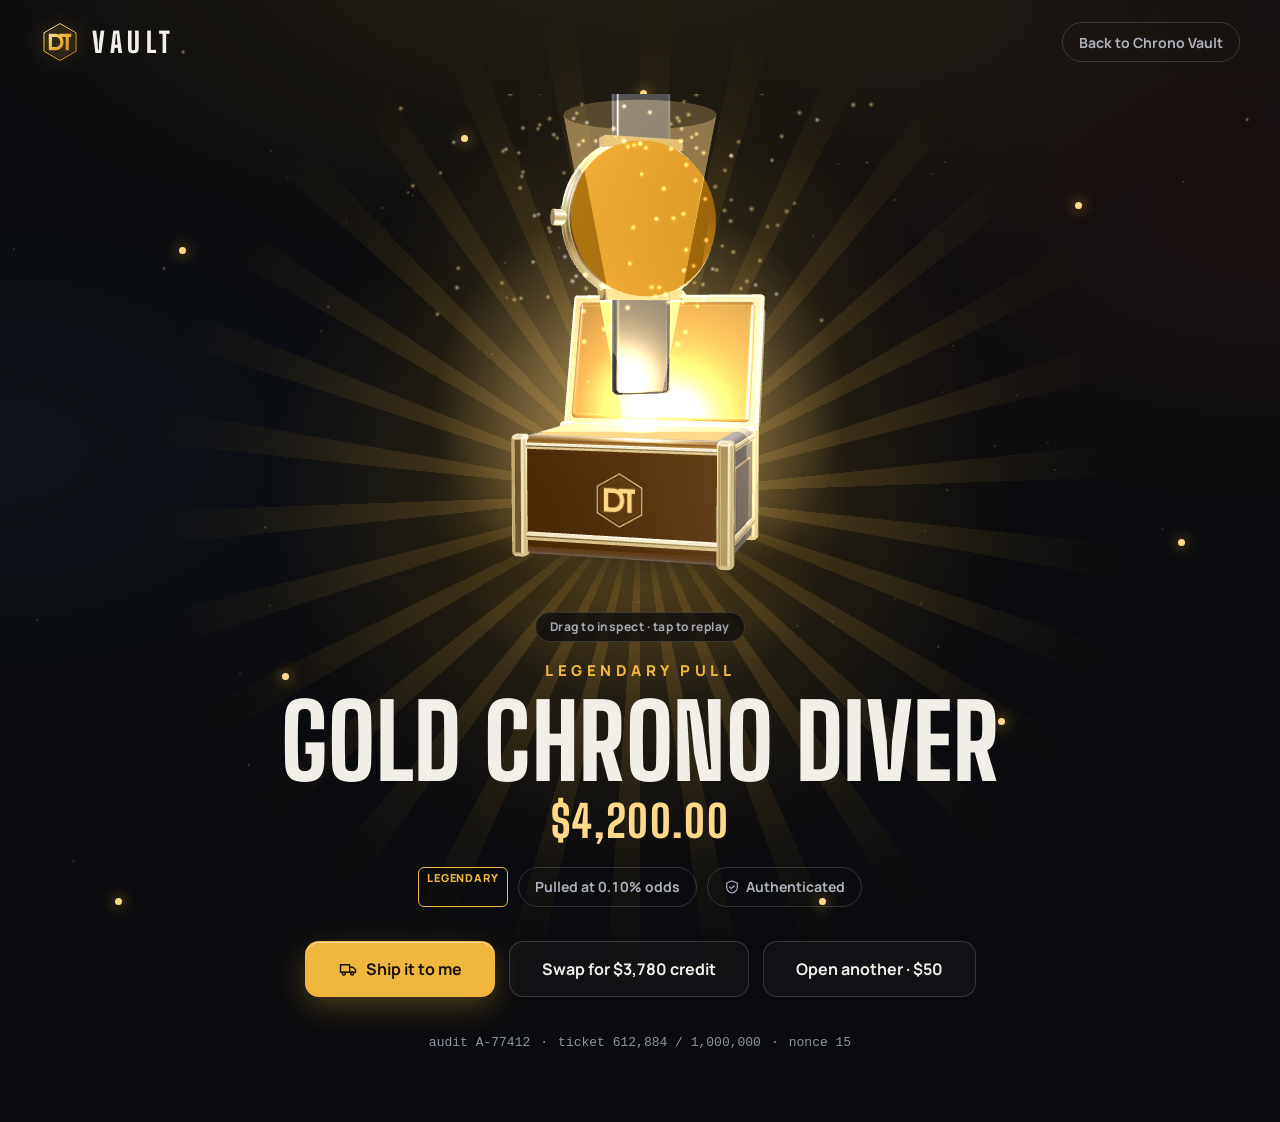
<file: reveal.html>
<!doctype html>
<html lang="en">
<head>
<meta charset="utf-8">
<meta name="viewport" content="width=device-width, initial-scale=1, viewport-fit=cover">
<meta name="theme-color" content="#0a0b0e">
<title>Vault Reveal</title>
<script>document.documentElement.classList.add('js','loading')</script>
<style>
#preloader{position:fixed;inset:0;z-index:9999;display:none;align-items:center;justify-content:center;background:radial-gradient(60% 50% at 50% 45%,#1a1508,#0a0b0e 70%);transition:opacity .6s ease,visibility .6s}
.js #preloader{display:flex}
#preloader.out{opacity:0;visibility:hidden}
html.loading{overflow:hidden}
.pl-in{display:grid;justify-items:center;gap:22px;padding:24px}
.pl-logo{width:132px;height:132px;position:relative;animation:plf 2.4s ease-in-out infinite;filter:drop-shadow(0 0 28px rgba(240,183,62,.45))}
.pl-logo svg{width:100%;height:100%;display:block}
.pl-logo polygon:first-of-type{stroke-dasharray:560;stroke-dashoffset:560;animation:pld 1.6s .1s ease forwards}
.pl-logo g{opacity:0;animation:plg .8s .7s ease forwards}
.pl-word{font:800 30px 'Big Shoulders Display',Impact,sans-serif;letter-spacing:.42em;text-indent:.42em;text-transform:uppercase;color:#f2efe8}
.pl-bar{width:min(260px,64vw);height:3px;border-radius:99px;background:rgba(255,255,255,.1);overflow:hidden}
.pl-bar i{display:block;height:100%;transform:scaleX(.05);transform-origin:left;background:linear-gradient(90deg,#b8801a,#ffd98a);box-shadow:0 0 12px rgba(240,183,62,.7)}
.pl-msg{font:600 13px Manrope,system-ui,sans-serif;letter-spacing:.06em;color:#9094a0;text-align:center;max-width:320px;min-height:18px}
#preloader.err .pl-bar{display:none}#preloader.err .pl-msg{color:#f2efe8}
@keyframes plf{0%,100%{transform:translateY(0) scale(1)}50%{transform:translateY(-6px) scale(1.03)}}
@keyframes pld{to{stroke-dashoffset:0}}
@keyframes plg{to{opacity:1}}
</style>
<link rel="preconnect" href="https://fonts.googleapis.com">
<link rel="preconnect" href="https://fonts.gstatic.com" crossorigin>
<link href="https://fonts.googleapis.com/css2?family=Big+Shoulders+Display:wght@700;800;900&family=Manrope:wght@400;500;600;700;800&display=swap" rel="stylesheet">
<link rel="icon" type="image/svg+xml" href="assets/dt-logo.svg">
<link rel="stylesheet" href="css/base.css">
<link rel="stylesheet" href="css/reveal.css">
<link rel="stylesheet" href="css/fx.css">
<script type="importmap">{"imports":{"three":"./js/lib/three.module.js","three/addons/":"./js/lib/addons/"}}</script>
<script type="module" src="js/main.js"></script>
</head>
<body>
<div id="preloader" role="status" aria-live="polite"><div class="pl-in"><div class="pl-logo"><svg xmlns="http://www.w3.org/2000/svg" viewBox="0 0 200 200"><defs><linearGradient id="pg" gradientUnits="userSpaceOnUse" x1="20" y1="10" x2="180" y2="190"><stop offset="0" stop-color="#fff3cf"/><stop offset=".45" stop-color="#f0b73e"/><stop offset="1" stop-color="#b8801a"/></linearGradient></defs><polygon points="100,8 180,54 180,146 100,192 20,146 20,54" fill="none" stroke="url(#pg)" stroke-width="5" stroke-linejoin="round"/>
<polygon points="100,21 169,61 169,139 100,179 31,139 31,61" fill="rgba(240,183,62,.07)" stroke="url(#pg)" stroke-opacity=".4" stroke-width="1.5" stroke-linejoin="round"/><g transform="translate(100 100) scale(.74) translate(-100 -100)" fill="url(#pg)">
<path fill-rule="evenodd" d="M24 44 H70 C104 44 124 70 124 100 C124 130 104 156 70 156 H24 Z M46 66 V134 H68 C90 134 102 120 102 100 C102 80 90 66 68 66 Z"/>
<path d="M96 44 H176 V66 H160 V156 H138 V66 H96 Z"/></g></svg></div><div class="pl-word">Vault</div><div class="pl-bar"><i></i></div><div class="pl-msg">Loading</div></div><noscript><p style="position:absolute;bottom:40px;width:100%;text-align:center;color:#9094a0">JavaScript is required to view this site.</p></noscript></div>
<div class="pg"><div class="gl bgfx" data-gl="dust"></div><div class="rv"><div class="rays2"></div><div class="halo"></div><i class="sp" style="left:14%;top:22%;animation-delay:-0s"></i><i class="sp" style="left:84%;top:18%;animation-delay:-1s"></i><i class="sp" style="left:22%;top:60%;animation-delay:-2s"></i><i class="sp" style="left:78%;top:64%;animation-delay:-1.2s"></i><i class="sp" style="left:36%;top:12%;animation-delay:-0.6s"></i><i class="sp" style="left:64%;top:80%;animation-delay:-2.2s"></i><i class="sp" style="left:9%;top:80%;animation-delay:-1.6s"></i><i class="sp" style="left:92%;top:48%;animation-delay:-0.3s"></i><i class="sp" style="left:50%;top:8%;animation-delay:-2.4s"></i>
<div class="top"><a class="brand" href="index.html"><img src="assets/dt-logo.svg" alt=""><b>Vault</b></a><a class="chip" href="box.html">Back to Chrono Vault</a></div>
<div class="ctr"><div class="rvgl gl" data-gl="reveal" data-tint="gold" data-reveal="chrono"><span class="gl-hint">Drag to inspect &middot; tap to replay</span></div>
<div class="lab">Legendary pull</div><h1 class="disp nm">Gold Chrono Diver</h1><div class="val num">$4,200.00</div>
<div class="meta"><span class="tag t-leg">Legendary</span><span class="chip num">Pulled at 0.10% odds</span><span class="chip"><svg class="ic" width="16" height="16" viewBox="0 0 24 24" fill="none" stroke="currentColor" stroke-width="1.8" stroke-linecap="round" stroke-linejoin="round" aria-hidden="true"><path d="M12 3l8 3v6c0 5-3.5 8-8 9-4.5-1-8-4-8-9V6z"/><path d="M8.5 12l2.5 2.5L15.5 10"/></svg> Authenticated</span></div>
<div class="ctas" style="display:flex;gap:14px;flex-wrap:wrap;justify-content:center"><a class="btn gold lg" href="wallet.html"><svg class="ic" width="20" height="20" viewBox="0 0 24 24" fill="none" stroke="currentColor" stroke-width="1.8" stroke-linecap="round" stroke-linejoin="round" aria-hidden="true"><path d="M3 7h11v9H3zM14 10h4l3 3v3h-7"/><circle cx="7" cy="17.5" r="1.8"/><circle cx="17" cy="17.5" r="1.8"/></svg> Ship it to me</a><a class="btn ghost lg" href="wallet.html">Swap for $3,780 credit</a><a class="btn ghost lg" href="box.html">Open another &middot; $50</a></div>
<div class="verify mono"><span>audit A-77412</span><span>&middot;</span><span>ticket 612,884 / 1,000,000</span><span>&middot;</span><span>nonce 15</span></div></div></div></div>

</body>
</html>
</file>
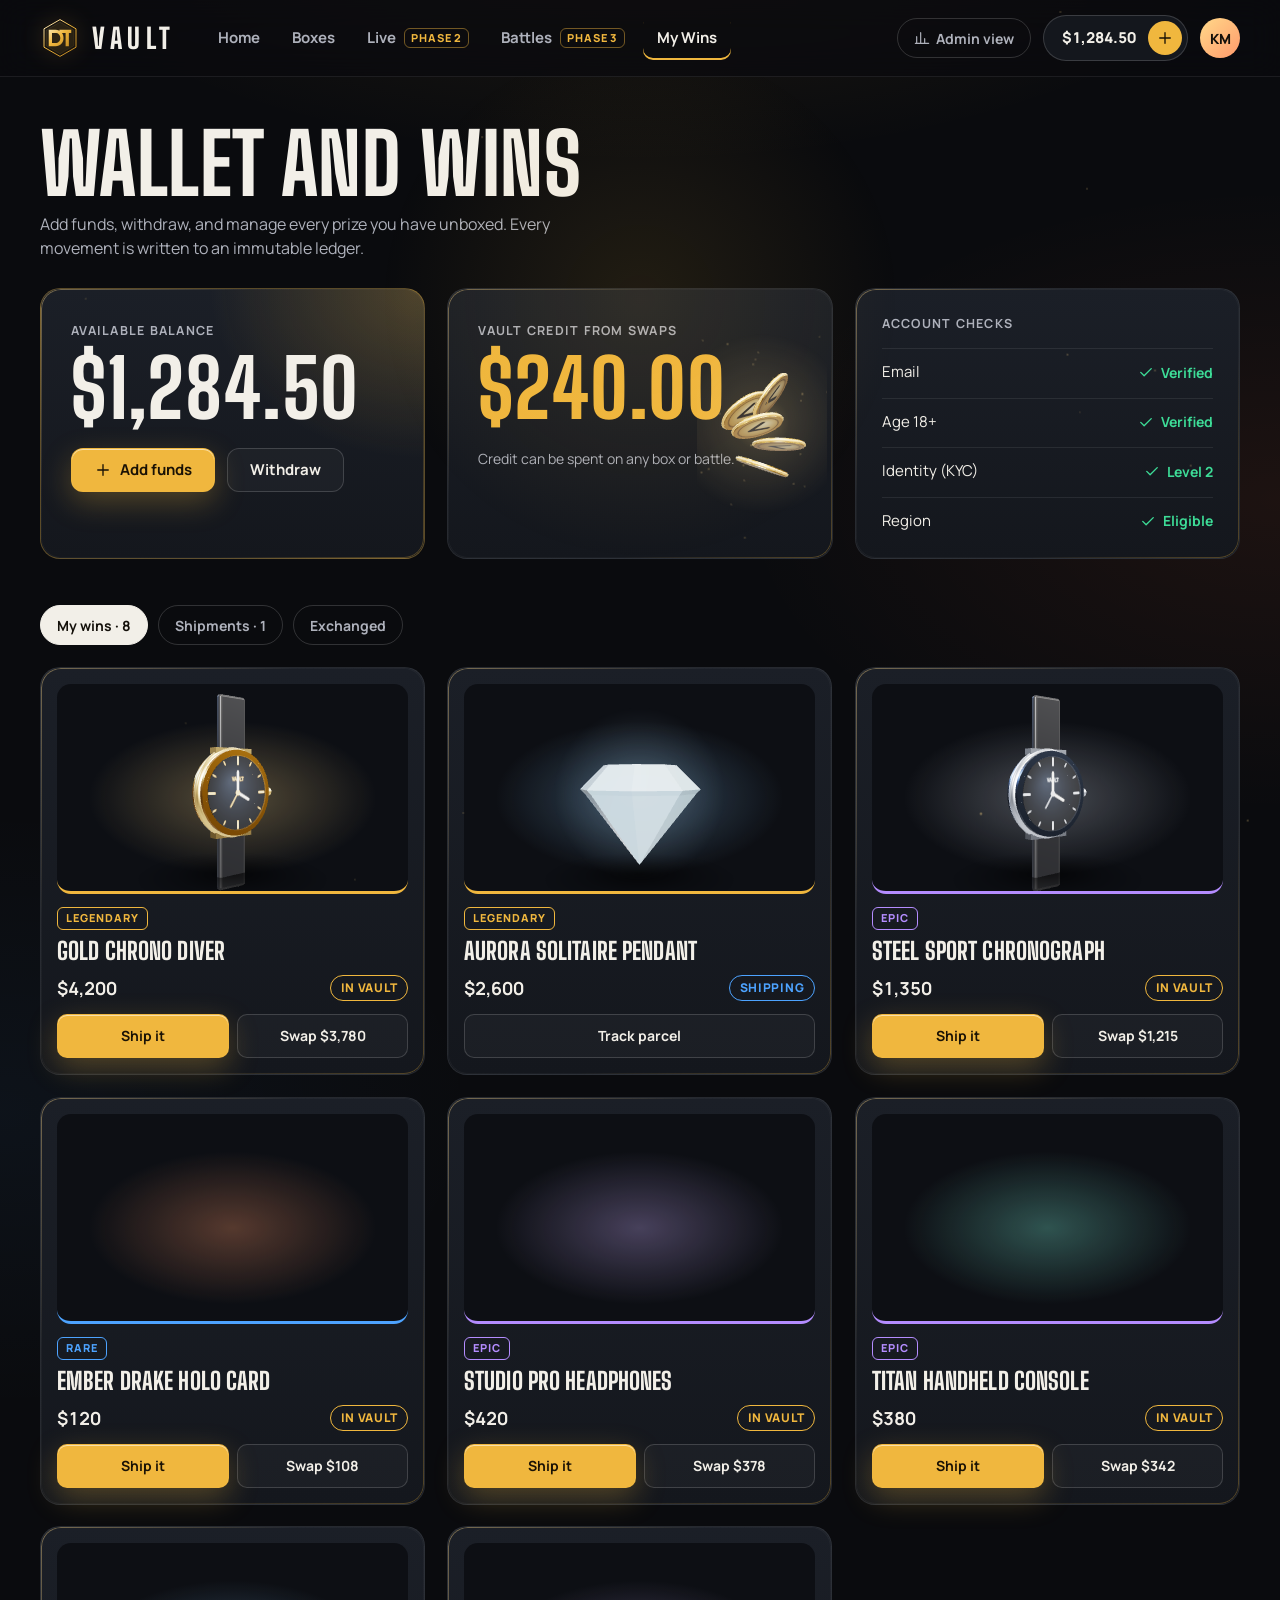
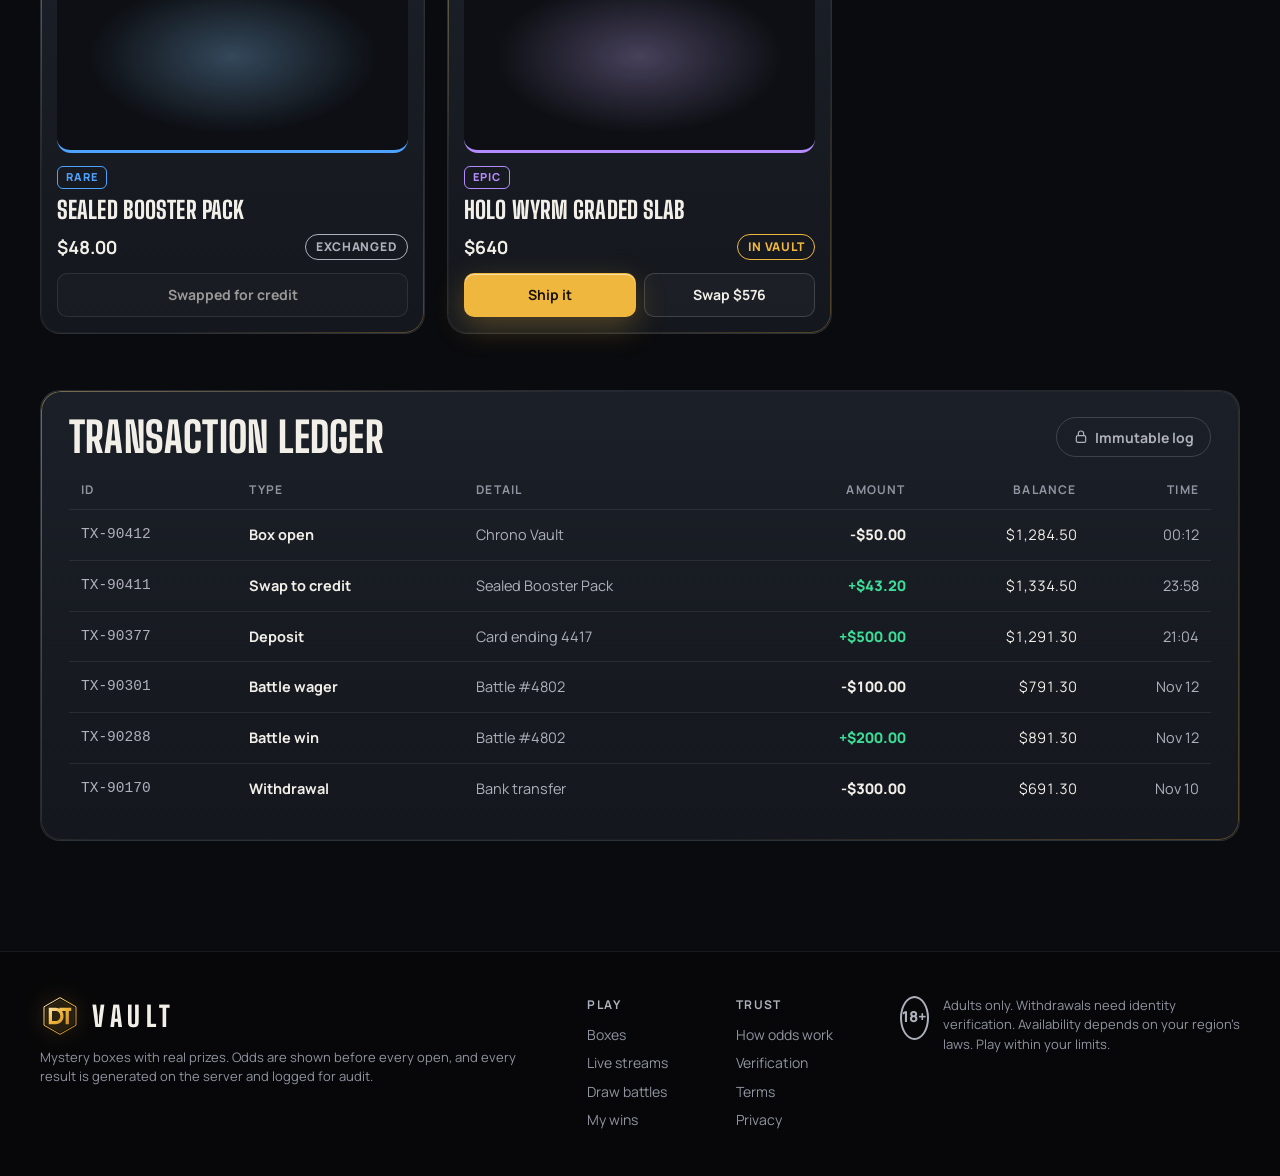
<file: wallet.html>
<!doctype html>
<html lang="en">
<head>
<meta charset="utf-8">
<meta name="viewport" content="width=device-width, initial-scale=1, viewport-fit=cover">
<meta name="theme-color" content="#0a0b0e">
<title>Vault Wallet</title>
<script>document.documentElement.classList.add('js','loading')</script>
<style>
#preloader{position:fixed;inset:0;z-index:9999;display:none;align-items:center;justify-content:center;background:radial-gradient(60% 50% at 50% 45%,#1a1508,#0a0b0e 70%);transition:opacity .6s ease,visibility .6s}
.js #preloader{display:flex}
#preloader.out{opacity:0;visibility:hidden}
html.loading{overflow:hidden}
.pl-in{display:grid;justify-items:center;gap:22px;padding:24px}
.pl-logo{width:132px;height:132px;position:relative;animation:plf 2.4s ease-in-out infinite;filter:drop-shadow(0 0 28px rgba(240,183,62,.45))}
.pl-logo svg{width:100%;height:100%;display:block}
.pl-logo polygon:first-of-type{stroke-dasharray:560;stroke-dashoffset:560;animation:pld 1.6s .1s ease forwards}
.pl-logo g{opacity:0;animation:plg .8s .7s ease forwards}
.pl-word{font:800 30px 'Big Shoulders Display',Impact,sans-serif;letter-spacing:.42em;text-indent:.42em;text-transform:uppercase;color:#f2efe8}
.pl-bar{width:min(260px,64vw);height:3px;border-radius:99px;background:rgba(255,255,255,.1);overflow:hidden}
.pl-bar i{display:block;height:100%;transform:scaleX(.05);transform-origin:left;background:linear-gradient(90deg,#b8801a,#ffd98a);box-shadow:0 0 12px rgba(240,183,62,.7)}
.pl-msg{font:600 13px Manrope,system-ui,sans-serif;letter-spacing:.06em;color:#9094a0;text-align:center;max-width:320px;min-height:18px}
#preloader.err .pl-bar{display:none}#preloader.err .pl-msg{color:#f2efe8}
@keyframes plf{0%,100%{transform:translateY(0) scale(1)}50%{transform:translateY(-6px) scale(1.03)}}
@keyframes pld{to{stroke-dashoffset:0}}
@keyframes plg{to{opacity:1}}
</style>
<link rel="preconnect" href="https://fonts.googleapis.com">
<link rel="preconnect" href="https://fonts.gstatic.com" crossorigin>
<link href="https://fonts.googleapis.com/css2?family=Big+Shoulders+Display:wght@700;800;900&family=Manrope:wght@400;500;600;700;800&display=swap" rel="stylesheet">
<link rel="icon" type="image/svg+xml" href="assets/dt-logo.svg">
<link rel="stylesheet" href="css/base.css">
<link rel="stylesheet" href="css/wallet.css">
<link rel="stylesheet" href="css/fx.css">
<script type="importmap">{"imports":{"three":"./js/lib/three.module.js","three/addons/":"./js/lib/addons/"}}</script>
<script type="module" src="js/main.js"></script>
</head>
<body>
<div id="preloader" role="status" aria-live="polite"><div class="pl-in"><div class="pl-logo"><svg xmlns="http://www.w3.org/2000/svg" viewBox="0 0 200 200"><defs><linearGradient id="pg" gradientUnits="userSpaceOnUse" x1="20" y1="10" x2="180" y2="190"><stop offset="0" stop-color="#fff3cf"/><stop offset=".45" stop-color="#f0b73e"/><stop offset="1" stop-color="#b8801a"/></linearGradient></defs><polygon points="100,8 180,54 180,146 100,192 20,146 20,54" fill="none" stroke="url(#pg)" stroke-width="5" stroke-linejoin="round"/>
<polygon points="100,21 169,61 169,139 100,179 31,139 31,61" fill="rgba(240,183,62,.07)" stroke="url(#pg)" stroke-opacity=".4" stroke-width="1.5" stroke-linejoin="round"/><g transform="translate(100 100) scale(.74) translate(-100 -100)" fill="url(#pg)">
<path fill-rule="evenodd" d="M24 44 H70 C104 44 124 70 124 100 C124 130 104 156 70 156 H24 Z M46 66 V134 H68 C90 134 102 120 102 100 C102 80 90 66 68 66 Z"/>
<path d="M96 44 H176 V66 H160 V156 H138 V66 H96 Z"/></g></svg></div><div class="pl-word">Vault</div><div class="pl-bar"><i></i></div><div class="pl-msg">Loading</div></div><noscript><p style="position:absolute;bottom:40px;width:100%;text-align:center;color:#9094a0">JavaScript is required to view this site.</p></noscript></div>
<div class="pg"><div class="gl bgfx" data-gl="dust"></div><header class="nav"><div class="wrap">
<a class="brand" href="index.html"><img src="assets/dt-logo.svg" alt=""><b>Vault</b></a>
<nav class="links" aria-label="Main"><a href="index.html">Home</a><a href="boxes.html">Boxes</a><a href="live.html">Live<span class=ph>Phase 2</span></a><a href="battles.html">Battles<span class=ph>Phase 3</span></a><a href="wallet.html" class=on>My Wins</a></nav>
<div class="navr"><a class="chip" href="admin.html"><svg class="ic" width="16" height="16" viewBox="0 0 24 24" fill="none" stroke="currentColor" stroke-width="1.8" stroke-linecap="round" stroke-linejoin="round" aria-hidden="true"><path d="M4 20V10M10 20V4M16 20v-7M22 20H2"/></svg> Admin view</a><a class="bal" href="wallet.html"><span class="num">$1,284.50</span><span class="pl"><svg class="ic" width="18" height="18" viewBox="0 0 24 24" fill="none" stroke="currentColor" stroke-width="1.8" stroke-linecap="round" stroke-linejoin="round" aria-hidden="true"><path d="M12 5v14M5 12h14"/></svg></span></a><span class="av">KM</span></div>
</div></header><main class="wrap"><div class="sech" style="padding-top:48px"><div><h1 class="disp h1s">Wallet and wins</h1><p class="sub">Add funds, withdraw, and manage every prize you have unboxed. Every movement is written to an immutable ledger.</p></div></div><div class="top3"><div class="card bl"><small>Available balance</small><div class="big num">$1,284.50</div><div style="display:flex;gap:12px;flex-wrap:wrap"><a class="btn gold" href="wallet.html"><svg class="ic" width="18" height="18" viewBox="0 0 24 24" fill="none" stroke="currentColor" stroke-width="1.8" stroke-linecap="round" stroke-linejoin="round" aria-hidden="true"><path d="M12 5v14M5 12h14"/></svg> Add funds</a><a class="btn ghost" href="wallet.html">Withdraw</a></div></div>
<div class="card bl" style="background:linear-gradient(180deg,var(--sf2),var(--sf));border-color:var(--ln)"><div class="coinsgl gl" data-gl="coins"></div><small>Vault credit from swaps</small><div class="big num" style="color:var(--gold)">$240.00</div><div style="color:var(--mu);font-size:14px">Credit can be spent on any box or battle.</div></div>
<div class="card kyc"><small class="sm2">Account checks</small><div class="r"><span>Email</span><span class="ok"><svg class="ic" width="18" height="18" viewBox="0 0 24 24" fill="none" stroke="currentColor" stroke-width="1.8" stroke-linecap="round" stroke-linejoin="round" aria-hidden="true"><path d="M5 12.5l4.5 4.5L19 7.5"/></svg> Verified</span></div><div class="r"><span>Age 18+</span><span class="ok"><svg class="ic" width="18" height="18" viewBox="0 0 24 24" fill="none" stroke="currentColor" stroke-width="1.8" stroke-linecap="round" stroke-linejoin="round" aria-hidden="true"><path d="M5 12.5l4.5 4.5L19 7.5"/></svg> Verified</span></div><div class="r"><span>Identity (KYC)</span><span class="ok"><svg class="ic" width="18" height="18" viewBox="0 0 24 24" fill="none" stroke="currentColor" stroke-width="1.8" stroke-linecap="round" stroke-linejoin="round" aria-hidden="true"><path d="M5 12.5l4.5 4.5L19 7.5"/></svg> Level 2</span></div><div class="r"><span>Region</span><span class="ok"><svg class="ic" width="18" height="18" viewBox="0 0 24 24" fill="none" stroke="currentColor" stroke-width="1.8" stroke-linecap="round" stroke-linejoin="round" aria-hidden="true"><path d="M5 12.5l4.5 4.5L19 7.5"/></svg> Eligible</span></div></div></div><div class="tabs"><button class="chip on" type="button">My wins &middot; 8</button><button class="chip" type="button">Shipments &middot; 1</button><button class="chip" type="button">Exchanged</button></div><div class="grid" style="grid-template-columns:repeat(auto-fill,minmax(min(285px,100%),1fr))"><div class="card wi"><div class="wa" style="--gl:rgba(255,217,138,0.3);--rc:#f0b73e"><div class="gl" data-gl="item" data-item="chrono"></div></div><div><span class="tag t-leg">Legendary</span><h3 class="disp" style="margin-top:8px">Gold Chrono Diver</h3></div><div class="m"><b class="num" style="color:var(--tx);font-size:18px">$4,200</b><span class="st s-v">In vault</span></div><div class="acts"><a class="btn gold sm" href="wallet.html">Ship it</a><a class="btn ghost sm" href="wallet.html">Swap $3,780</a></div></div><div class="card wi"><div class="wa" style="--gl:rgba(140,203,255,0.3);--rc:#f0b73e"><div class="gl" data-gl="item" data-item="aurora"></div></div><div><span class="tag t-leg">Legendary</span><h3 class="disp" style="margin-top:8px">Aurora Solitaire Pendant</h3></div><div class="m"><b class="num" style="color:var(--tx);font-size:18px">$2,600</b><span class="st s-s">Shipping</span></div><div class="acts"><a class="btn ghost sm" href="wallet.html">Track parcel</a></div></div><div class="card wi"><div class="wa" style="--gl:rgba(207,214,226,0.3);--rc:#b48cff"><div class="gl" data-gl="item" data-item="steel"></div></div><div><span class="tag t-epic">Epic</span><h3 class="disp" style="margin-top:8px">Steel Sport Chronograph</h3></div><div class="m"><b class="num" style="color:var(--tx);font-size:18px">$1,350</b><span class="st s-v">In vault</span></div><div class="acts"><a class="btn gold sm" href="wallet.html">Ship it</a><a class="btn ghost sm" href="wallet.html">Swap $1,215</a></div></div><div class="card wi"><div class="wa" style="--gl:rgba(255,154,107,0.3);--rc:#4da3ff"><div class="gl" data-gl="item" data-item="drake"></div></div><div><span class="tag t-rare">Rare</span><h3 class="disp" style="margin-top:8px">Ember Drake Holo Card</h3></div><div class="m"><b class="num" style="color:var(--tx);font-size:18px">$120</b><span class="st s-v">In vault</span></div><div class="acts"><a class="btn gold sm" href="wallet.html">Ship it</a><a class="btn ghost sm" href="wallet.html">Swap $108</a></div></div><div class="card wi"><div class="wa" style="--gl:rgba(205,178,255,0.3);--rc:#b48cff"><div class="gl" data-gl="item" data-item="phones"></div></div><div><span class="tag t-epic">Epic</span><h3 class="disp" style="margin-top:8px">Studio Pro Headphones</h3></div><div class="m"><b class="num" style="color:var(--tx);font-size:18px">$420</b><span class="st s-v">In vault</span></div><div class="acts"><a class="btn gold sm" href="wallet.html">Ship it</a><a class="btn ghost sm" href="wallet.html">Swap $378</a></div></div><div class="card wi"><div class="wa" style="--gl:rgba(126,240,218,0.3);--rc:#b48cff"><div class="gl" data-gl="item" data-item="console"></div></div><div><span class="tag t-epic">Epic</span><h3 class="disp" style="margin-top:8px">Titan Handheld Console</h3></div><div class="m"><b class="num" style="color:var(--tx);font-size:18px">$380</b><span class="st s-v">In vault</span></div><div class="acts"><a class="btn gold sm" href="wallet.html">Ship it</a><a class="btn ghost sm" href="wallet.html">Swap $342</a></div></div><div class="card wi"><div class="wa" style="--gl:rgba(140,203,255,0.3);--rc:#4da3ff"><div class="gl" data-gl="item" data-item="booster"></div></div><div><span class="tag t-rare">Rare</span><h3 class="disp" style="margin-top:8px">Sealed Booster Pack</h3></div><div class="m"><b class="num" style="color:var(--tx);font-size:18px">$48.00</b><span class="st s-e">Exchanged</span></div><div class="acts"><span class="btn ghost sm" style="opacity:.6;cursor:default">Swapped for credit</span></div></div><div class="card wi"><div class="wa" style="--gl:rgba(205,178,255,0.3);--rc:#b48cff"><div class="gl" data-gl="item" data-item="slab"></div></div><div><span class="tag t-epic">Epic</span><h3 class="disp" style="margin-top:8px">Holo Wyrm Graded Slab</h3></div><div class="m"><b class="num" style="color:var(--tx);font-size:18px">$640</b><span class="st s-v">In vault</span></div><div class="acts"><a class="btn gold sm" href="wallet.html">Ship it</a><a class="btn ghost sm" href="wallet.html">Swap $576</a></div></div></div><div class="card led"><div style="display:flex;justify-content:space-between;align-items:center;gap:12px;flex-wrap:wrap"><h2 class="disp">Transaction ledger</h2><span class="chip"><svg class="ic" width="16" height="16" viewBox="0 0 24 24" fill="none" stroke="currentColor" stroke-width="1.8" stroke-linecap="round" stroke-linejoin="round" aria-hidden="true"><rect x="5" y="10" width="14" height="10" rx="2"/><path d="M8 10V7a4 4 0 018 0v3"/></svg> Immutable log</span></div><table><thead><tr><th>ID</th><th>Type</th><th>Detail</th><th class="r">Amount</th><th class="r">Balance</th><th class="r">Time</th></tr></thead><tbody><tr><td class="mono" style="color:var(--mu)">TX-90412</td><td><span class="ty">Box open</span></td><td style="color:var(--mu)">Chrono Vault</td><td class="r num neg">-$50.00</td><td class="r num">$1,284.50</td><td class="r" style="color:var(--mu)">00:12</td></tr><tr><td class="mono" style="color:var(--mu)">TX-90411</td><td><span class="ty">Swap to credit</span></td><td style="color:var(--mu)">Sealed Booster Pack</td><td class="r num pos">+$43.20</td><td class="r num">$1,334.50</td><td class="r" style="color:var(--mu)">23:58</td></tr><tr><td class="mono" style="color:var(--mu)">TX-90377</td><td><span class="ty">Deposit</span></td><td style="color:var(--mu)">Card ending 4417</td><td class="r num pos">+$500.00</td><td class="r num">$1,291.30</td><td class="r" style="color:var(--mu)">21:04</td></tr><tr><td class="mono" style="color:var(--mu)">TX-90301</td><td><span class="ty">Battle wager</span></td><td style="color:var(--mu)">Battle #4802</td><td class="r num neg">-$100.00</td><td class="r num">$791.30</td><td class="r" style="color:var(--mu)">Nov 12</td></tr><tr><td class="mono" style="color:var(--mu)">TX-90288</td><td><span class="ty">Battle win</span></td><td style="color:var(--mu)">Battle #4802</td><td class="r num pos">+$200.00</td><td class="r num">$891.30</td><td class="r" style="color:var(--mu)">Nov 12</td></tr><tr><td class="mono" style="color:var(--mu)">TX-90170</td><td><span class="ty">Withdrawal</span></td><td style="color:var(--mu)">Bank transfer</td><td class="r num neg">-$300.00</td><td class="r num">$691.30</td><td class="r" style="color:var(--mu)">Nov 10</td></tr></tbody></table></div></main><footer class="foot"><div class="wrap">
<div><a class="brand" href="index.html"><img src="assets/dt-logo.svg" alt=""><b>Vault</b></a><p>Mystery boxes with real prizes. Odds are shown before every open, and every result is generated on the server and logged for audit.</p></div>
<div><h4>Play</h4><ul><li><a href="boxes.html">Boxes</a></li><li><a href="live.html">Live streams</a></li><li><a href="battles.html">Draw battles</a></li><li><a href="wallet.html">My wins</a></li></ul></div>
<div><h4>Trust</h4><ul><li><a href="box.html">How odds work</a></li><li><a href="wallet.html">Verification</a></li><li><a href="index.html">Terms</a></li><li><a href="index.html">Privacy</a></li></ul></div>
<div style="display:flex;gap:14px;align-items:flex-start;max-width:340px"><span class="age">18+</span><p style="margin:0">Adults only. Withdrawals need identity verification. Availability depends on your region's laws. Play within your limits.</p></div>
</div></footer><nav class="tabbar" aria-label="Primary"><a href="index.html"><svg class="ic" width="22" height="22" viewBox="0 0 24 24" fill="none" stroke="currentColor" stroke-width="1.8" stroke-linecap="round" stroke-linejoin="round" aria-hidden="true"><path d="M12 3l8 4v10l-8 4-8-4V7z"/><path d="M4 7l8 4 8-4M12 11v10"/></svg><span>Home</span></a><a href="boxes.html"><svg class="ic" width="22" height="22" viewBox="0 0 24 24" fill="none" stroke="currentColor" stroke-width="1.8" stroke-linecap="round" stroke-linejoin="round" aria-hidden="true"><rect x="4" y="4" width="16" height="16" rx="3"/><circle cx="9" cy="9" r="1.2"/><circle cx="15" cy="15" r="1.2"/><circle cx="12" cy="12" r="1.2"/></svg><span>Boxes</span></a><a href="live.html"><svg class="ic" width="22" height="22" viewBox="0 0 24 24" fill="none" stroke="currentColor" stroke-width="1.8" stroke-linecap="round" stroke-linejoin="round" aria-hidden="true"><rect x="3" y="6" width="13" height="12" rx="2"/><path d="M16 10l5-3v10l-5-3z"/></svg><span>Live</span></a><a href="battles.html"><svg class="ic" width="22" height="22" viewBox="0 0 24 24" fill="none" stroke="currentColor" stroke-width="1.8" stroke-linecap="round" stroke-linejoin="round" aria-hidden="true"><path d="M4 4l9 9M20 4l-9 9M4 20l4-4M20 20l-4-4M13 13l-2 2"/></svg><span>Battles</span></a><a href="wallet.html" class=on><svg class="ic" width="22" height="22" viewBox="0 0 24 24" fill="none" stroke="currentColor" stroke-width="1.8" stroke-linecap="round" stroke-linejoin="round" aria-hidden="true"><rect x="3" y="6" width="18" height="13" rx="3"/><path d="M3 10h18"/><circle cx="16.5" cy="14.5" r="1.2"/></svg><span>Wins</span></a></nav></div>

</body>
</html>
</file>
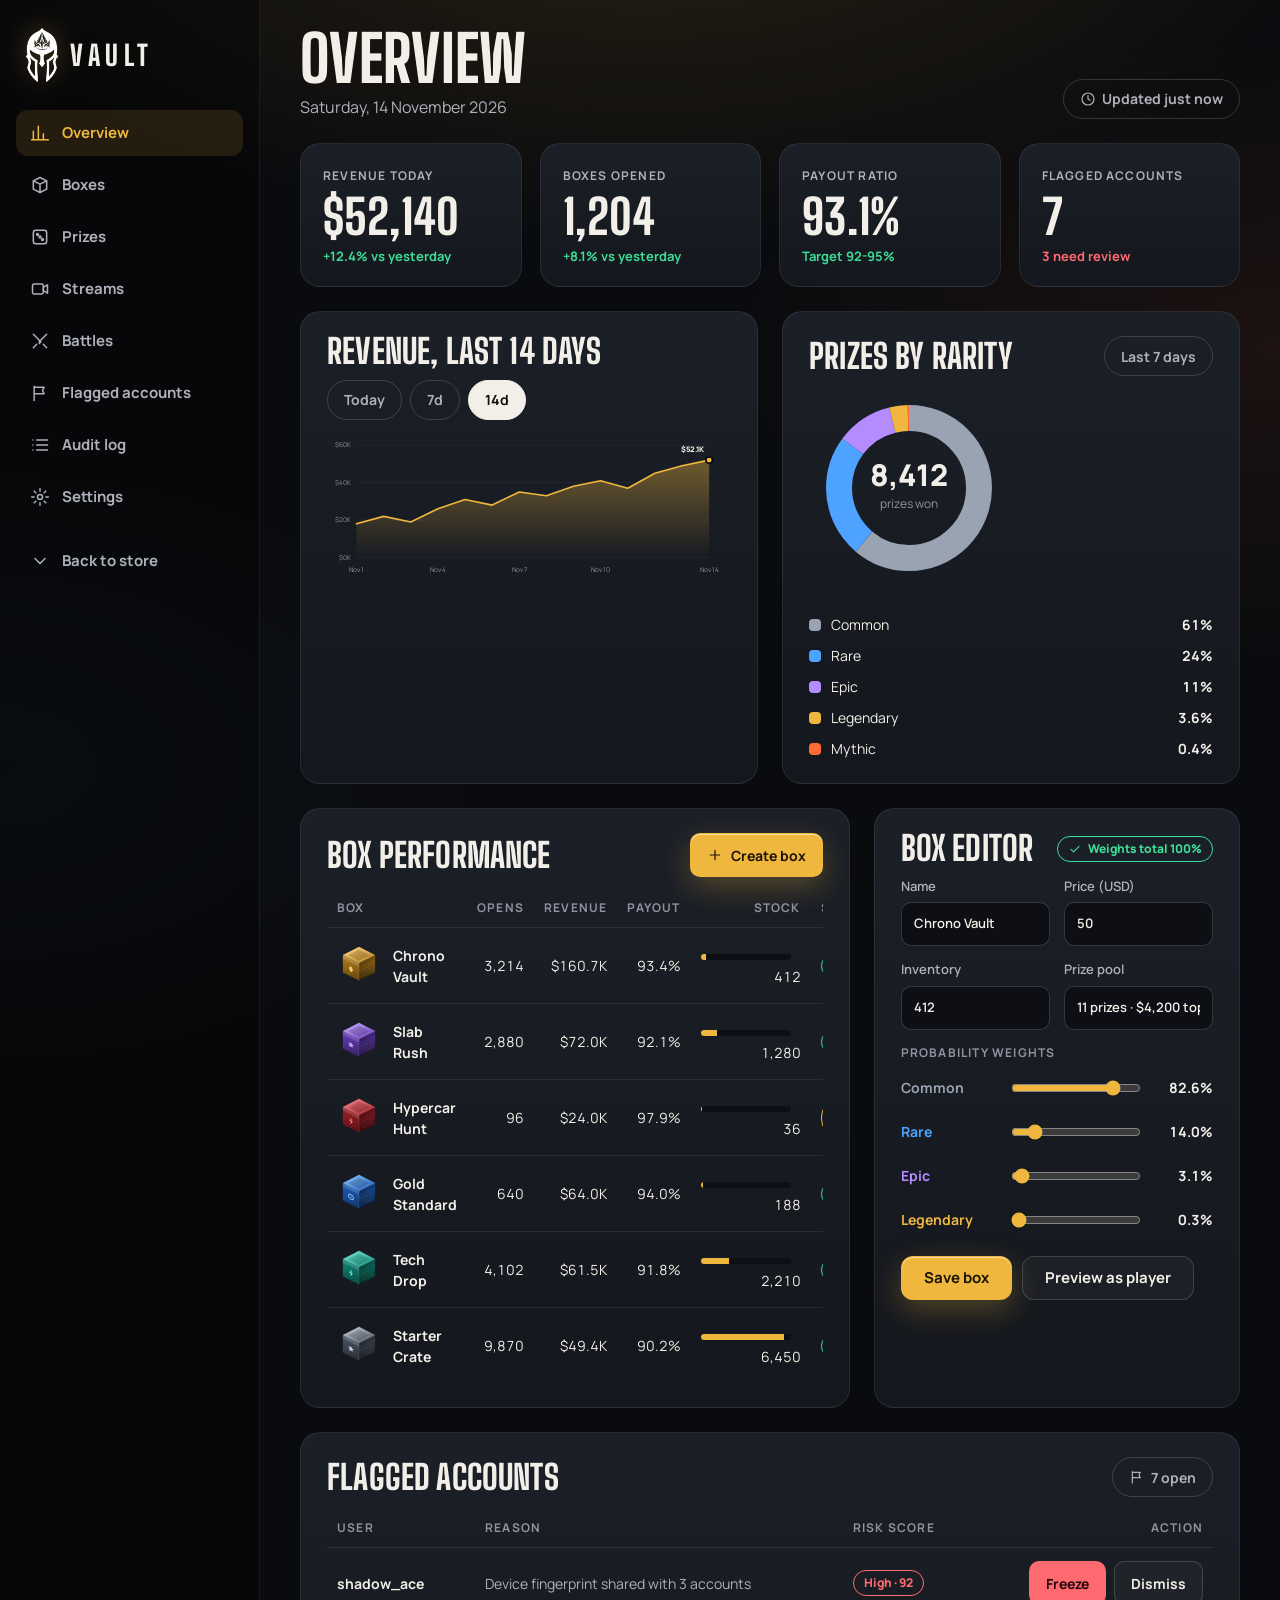
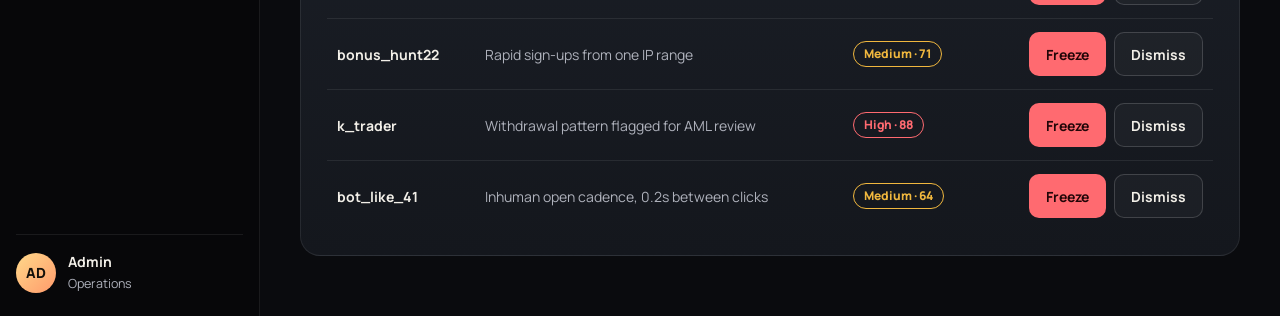
<file: vault-site/admin.html>
<!doctype html>
<html lang="en">
<head>
<meta charset="utf-8">
<meta name="viewport" content="width=device-width, initial-scale=1">
<title>Vault Admin</title>
<link rel="preconnect" href="https://fonts.googleapis.com">
<link rel="preconnect" href="https://fonts.gstatic.com" crossorigin>
<link href="https://fonts.googleapis.com/css2?family=Big+Shoulders+Display:wght@700;800;900&family=Manrope:wght@400;500;600;700;800&display=swap" rel="stylesheet">
<link rel="icon" href="assets/vault-helmet.png">
<link rel="stylesheet" href="css/base.css">
<link rel="stylesheet" href="css/admin.css">
</head>
<body>
<div class="pg"><div class="ad"><aside class="sb"><a class="brand" href="index.html"><img src="assets/vault-helmet.png" alt=""><b>Vault</b></a><a class="n on" href="admin.html"><svg class="ic" width="20" height="20" viewBox="0 0 24 24" fill="none" stroke="currentColor" stroke-width="1.8" stroke-linecap="round" stroke-linejoin="round" aria-hidden="true"><path d="M4 20V10M10 20V4M16 20v-7M22 20H2"/></svg>Overview</a><a class="n" href="admin.html"><svg class="ic" width="20" height="20" viewBox="0 0 24 24" fill="none" stroke="currentColor" stroke-width="1.8" stroke-linecap="round" stroke-linejoin="round" aria-hidden="true"><path d="M12 3l8 4v10l-8 4-8-4V7z"/><path d="M4 7l8 4 8-4M12 11v10"/></svg>Boxes</a><a class="n" href="admin.html"><svg class="ic" width="20" height="20" viewBox="0 0 24 24" fill="none" stroke="currentColor" stroke-width="1.8" stroke-linecap="round" stroke-linejoin="round" aria-hidden="true"><rect x="4" y="4" width="16" height="16" rx="3"/><circle cx="9" cy="9" r="1.2"/><circle cx="15" cy="15" r="1.2"/><circle cx="12" cy="12" r="1.2"/></svg>Prizes</a><a class="n" href="admin.html"><svg class="ic" width="20" height="20" viewBox="0 0 24 24" fill="none" stroke="currentColor" stroke-width="1.8" stroke-linecap="round" stroke-linejoin="round" aria-hidden="true"><rect x="3" y="6" width="13" height="12" rx="2"/><path d="M16 10l5-3v10l-5-3z"/></svg>Streams</a><a class="n" href="admin.html"><svg class="ic" width="20" height="20" viewBox="0 0 24 24" fill="none" stroke="currentColor" stroke-width="1.8" stroke-linecap="round" stroke-linejoin="round" aria-hidden="true"><path d="M4 4l9 9M20 4l-9 9M4 20l4-4M20 20l-4-4M13 13l-2 2"/></svg>Battles</a><a class="n" href="admin.html"><svg class="ic" width="20" height="20" viewBox="0 0 24 24" fill="none" stroke="currentColor" stroke-width="1.8" stroke-linecap="round" stroke-linejoin="round" aria-hidden="true"><path d="M5 21V4M5 5h12l-2 4 2 4H5"/></svg>Flagged accounts</a><a class="n" href="admin.html"><svg class="ic" width="20" height="20" viewBox="0 0 24 24" fill="none" stroke="currentColor" stroke-width="1.8" stroke-linecap="round" stroke-linejoin="round" aria-hidden="true"><path d="M8 6h13M8 12h13M8 18h13M3.5 6h.01M3.5 12h.01M3.5 18h.01"/></svg>Audit log</a><a class="n" href="admin.html"><svg class="ic" width="20" height="20" viewBox="0 0 24 24" fill="none" stroke="currentColor" stroke-width="1.8" stroke-linecap="round" stroke-linejoin="round" aria-hidden="true"><circle cx="12" cy="12" r="3"/><path d="M12 2v3M12 19v3M2 12h3M19 12h3M5 5l2 2M17 17l2 2M19 5l-2 2M7 17l-2 2"/></svg>Settings</a><a class="n" href="index.html" style="margin-top:12px"><svg class="ic" width="20" height="20" viewBox="0 0 24 24" fill="none" stroke="currentColor" stroke-width="1.8" stroke-linecap="round" stroke-linejoin="round" aria-hidden="true"><path d="M6 9l6 6 6-6"/></svg> Back to store</a><div class="g"><span class="av">AD</span><span><b style="display:block;font-size:14px">Admin</b><small style="color:var(--mu)">Operations</small></span></div></aside><main class="mn"><div style="display:flex;justify-content:space-between;align-items:flex-end;gap:16px;flex-wrap:wrap"><div><h1 class="disp" style="font-size:64px">Overview</h1><p class="sub" style="margin-top:6px">Saturday, 14 November 2026</p></div><span class="chip"><svg class="ic" width="16" height="16" viewBox="0 0 24 24" fill="none" stroke="currentColor" stroke-width="1.8" stroke-linecap="round" stroke-linejoin="round" aria-hidden="true"><circle cx="12" cy="12" r="9"/><path d="M12 7v5l3 2"/></svg> Updated just now</span></div><div class="k4"><div class="card kp"><small>Revenue today</small><div class="v num">$52,140</div><div class="d up ">+12.4% vs yesterday</div></div><div class="card kp"><small>Boxes opened</small><div class="v num">1,204</div><div class="d up ">+8.1% vs yesterday</div></div><div class="card kp"><small>Payout ratio</small><div class="v num">93.1%</div><div class="d up ">Target 92-95%</div></div><div class="card kp"><small>Flagged accounts</small><div class="v num">7</div><div class="d dn ">3 need review</div></div></div><div class="two"><div class="card pn"><div class="hd"><h2 class="disp">Revenue, last 14 days</h2><div style="display:flex;gap:8px"><button class="chip" type="button">Today</button><button class="chip" type="button">7d</button><button class="chip on" type="button">14d</button></div></div><svg viewBox="0 0 740 270" style="width:100%;height:auto;display:block" role="img" aria-label="Revenue from Nov 1 to Nov 14 rising from 18 thousand to 52 thousand dollars"><defs><linearGradient id="rv" x1="0" y1="0" x2="0" y2="1"><stop offset="0" stop-color="#f0b73e" stop-opacity=".4"/><stop offset="1" stop-color="#f0b73e" stop-opacity="0"/></linearGradient></defs><line x1="54" x2="700" y1="230.0" y2="230.0" stroke="rgba(255,255,255,.08)"/><text x="44" y="234.0" text-anchor="end" fill="#9094a0" font-size="12">$0K</text><line x1="54" x2="700" y1="161.3" y2="161.3" stroke="rgba(255,255,255,.08)"/><text x="44" y="165.3" text-anchor="end" fill="#9094a0" font-size="12">$20K</text><line x1="54" x2="700" y1="92.7" y2="92.7" stroke="rgba(255,255,255,.08)"/><text x="44" y="96.7" text-anchor="end" fill="#9094a0" font-size="12">$40K</text><line x1="54" x2="700" y1="24.0" y2="24.0" stroke="rgba(255,255,255,.08)"/><text x="44" y="28.0" text-anchor="end" fill="#9094a0" font-size="12">$60K</text><text x="54.0" y="256" text-anchor="middle" fill="#9094a0" font-size="12">Nov 1</text><text x="203.1" y="256" text-anchor="middle" fill="#9094a0" font-size="12">Nov 4</text><text x="352.2" y="256" text-anchor="middle" fill="#9094a0" font-size="12">Nov 7</text><text x="501.2" y="256" text-anchor="middle" fill="#9094a0" font-size="12">Nov 10</text><text x="700.0" y="256" text-anchor="middle" fill="#9094a0" font-size="12">Nov 14</text><path d="M54.0 168.2 L103.7 154.5 L153.4 164.8 L203.1 140.7 L252.8 123.6 L302.5 133.9 L352.2 109.8 L401.8 116.7 L451.5 99.5 L501.2 89.2 L550.9 103.0 L600.6 75.5 L650.3 61.8 L700.0 51.5 L700 230 L54 230Z" fill="url(#rv)"/><path d="M54.0 168.2 L103.7 154.5 L153.4 164.8 L203.1 140.7 L252.8 123.6 L302.5 133.9 L352.2 109.8 L401.8 116.7 L451.5 99.5 L501.2 89.2 L550.9 103.0 L600.6 75.5 L650.3 61.8 L700.0 51.5" fill="none" stroke="#f0b73e" stroke-width="3" stroke-linejoin="round" stroke-linecap="round"/><circle cx="700.0" cy="51.5" r="6" fill="#f0b73e" stroke="#0a0b0e" stroke-width="3"/><text x="690.0" y="37.5" text-anchor="end" fill="#f2efe8" font-size="14" font-weight="800">$52.1K</text></svg></div><div class="card pn"><div class="hd"><h2 class="disp">Prizes by rarity</h2><span class="chip">Last 7 days</span></div><div style="display:flex;gap:26px;align-items:center;flex-wrap:wrap"><svg viewBox="0 0 200 200" width="200" height="200" role="img" aria-label="Prize distribution by rarity: 61 percent common, 24 rare, 11 epic, 3.6 legendary, 0.4 mythic"><circle cx="100" cy="100" r="70" fill="none" stroke="#9aa3b2" stroke-width="26" stroke-dasharray="268.29 171.53" stroke-dashoffset="0.00" transform="rotate(-90 100 100)"/><circle cx="100" cy="100" r="70" fill="none" stroke="#4da3ff" stroke-width="26" stroke-dasharray="105.56 334.26" stroke-dashoffset="-268.29" transform="rotate(-90 100 100)"/><circle cx="100" cy="100" r="70" fill="none" stroke="#b48cff" stroke-width="26" stroke-dasharray="48.38 391.44" stroke-dashoffset="-373.85" transform="rotate(-90 100 100)"/><circle cx="100" cy="100" r="70" fill="none" stroke="#f0b73e" stroke-width="26" stroke-dasharray="15.83 423.99" stroke-dashoffset="-422.23" transform="rotate(-90 100 100)"/><circle cx="100" cy="100" r="70" fill="none" stroke="#ff6b35" stroke-width="26" stroke-dasharray="1.76 438.06" stroke-dashoffset="-438.06" transform="rotate(-90 100 100)"/><text x="100" y="98" text-anchor="middle" fill="#f2efe8" font-size="30" font-weight="800">8,412</text><text x="100" y="120" text-anchor="middle" fill="#9094a0" font-size="12">prizes won</text></svg><div class="lg2" style="flex:1;min-width:180px"><div><i style="background:#9aa3b2"></i>Common<b class="num">61%</b></div><div><i style="background:#4da3ff"></i>Rare<b class="num">24%</b></div><div><i style="background:#b48cff"></i>Epic<b class="num">11%</b></div><div><i style="background:#f0b73e"></i>Legendary<b class="num">3.6%</b></div><div><i style="background:#ff6b35"></i>Mythic<b class="num">0.4%</b></div></div></div></div></div><div class="two" style="grid-template-columns:minmax(0,1.5fr) minmax(0,1fr)"><div class="card pn"><div class="hd"><h2 class="disp">Box performance</h2><a class="btn gold sm" href="admin.html"><svg class="ic" width="16" height="16" viewBox="0 0 24 24" fill="none" stroke="currentColor" stroke-width="1.8" stroke-linecap="round" stroke-linejoin="round" aria-hidden="true"><path d="M12 5v14M5 12h14"/></svg> Create box</a></div><div class="ov"><table><thead><tr><th>Box</th><th class="r">Opens</th><th class="r">Revenue</th><th class="r">Payout</th><th class="r">Stock</th><th>Status</th></tr></thead><tbody><tr><td><span style="display:flex;gap:12px;align-items:center"><span class="mini2"><svg viewBox="0 0 120 120" aria-hidden="true"><defs>
<linearGradient id="c88t" x1="0" y1="0" x2="1" y2="1"><stop offset="0" stop-color="#ffd98a"/><stop offset="1" stop-color="#b8801a"/></linearGradient>
<linearGradient id="c88l" x1="0" y1="0" x2="0" y2="1"><stop offset="0" stop-color="#b8801a"/><stop offset="1" stop-color="#65460e"/></linearGradient>
<linearGradient id="c88r" x1="0" y1="0" x2="0" y2="1"><stop offset="0" stop-color="#936614"/><stop offset="1" stop-color="#372607"/></linearGradient></defs>
<polygon points="16,38 60,60 60,108 16,86" fill="url(#c88l)"/>
<polygon points="104,38 60,60 60,108 104,86" fill="url(#c88r)"/>
<polygon points="60,16 104,38 60,60 16,38" fill="url(#c88t)"/>
<polygon points="60,24 90,39 60,54 30,39" fill="#000" opacity=".16"/>
<polygon points="16,38 60,60 60,70 16,48" fill="#fff" opacity=".14"/>
<polygon points="104,38 60,60 60,70 104,48" fill="#000" opacity=".18"/>
<g transform="matrix(1 .5 0 1 16 38)"><g transform="translate(22 27) scale(.6) translate(-22 -34)"><path d="M22 22 L32 34 L22 50 L12 34Z" fill="#ffd98a" opacity=".95"/><path d="M12 34 H32" stroke="#65460e" stroke-width="1.2" opacity=".6"/></g></g>
<g stroke="#fff" opacity=".3" stroke-width=".9"><path d="M60 60 V108"/><path d="M16 38 L60 60 L104 38" fill="none"/></g>
<g transform="matrix(1 -.5 0 1 60 60)" fill="#fff" opacity=".08"><rect x="4" y="22" width="36" height="3"/><rect x="4" y="30" width="36" height="3"/><rect x="4" y="38" width="36" height="3"/></g>
</svg></span><b>Chrono Vault</b></span></td><td class="r num">3,214</td><td class="r num">$160.7K</td><td class="r num">93.4%</td><td class="r num"><span class="bar"><i style="width:5.885714285714286%"></i></span>412</td><td><span class="pill p-ok">Active</span></td></tr><tr><td><span style="display:flex;gap:12px;align-items:center"><span class="mini2"><svg viewBox="0 0 120 120" aria-hidden="true"><defs>
<linearGradient id="c89t" x1="0" y1="0" x2="1" y2="1"><stop offset="0" stop-color="#cdb2ff"/><stop offset="1" stop-color="#6a3fc0"/></linearGradient>
<linearGradient id="c89l" x1="0" y1="0" x2="0" y2="1"><stop offset="0" stop-color="#6a3fc0"/><stop offset="1" stop-color="#3a2269"/></linearGradient>
<linearGradient id="c89r" x1="0" y1="0" x2="0" y2="1"><stop offset="0" stop-color="#543299"/><stop offset="1" stop-color="#1f1239"/></linearGradient></defs>
<polygon points="16,38 60,60 60,108 16,86" fill="url(#c89l)"/>
<polygon points="104,38 60,60 60,108 104,86" fill="url(#c89r)"/>
<polygon points="60,16 104,38 60,60 16,38" fill="url(#c89t)"/>
<polygon points="60,24 90,39 60,54 30,39" fill="#000" opacity=".16"/>
<polygon points="16,38 60,60 60,70 16,48" fill="#fff" opacity=".14"/>
<polygon points="104,38 60,60 60,70 104,48" fill="#000" opacity=".18"/>
<g transform="matrix(1 .5 0 1 16 38)"><g transform="translate(22 27) scale(.6) translate(-22 -34)"><path d="M22 20 L25.5 30 L36 30 L27.5 36 L31 46 L22 40 L13 46 L16.5 36 L8 30 L18.5 30Z" fill="#cdb2ff"/></g></g>
<g stroke="#fff" opacity=".3" stroke-width=".9"><path d="M60 60 V108"/><path d="M16 38 L60 60 L104 38" fill="none"/></g>
<g transform="matrix(1 -.5 0 1 60 60)" fill="#fff" opacity=".08"><rect x="4" y="22" width="36" height="3"/><rect x="4" y="30" width="36" height="3"/><rect x="4" y="38" width="36" height="3"/></g>
</svg></span><b>Slab Rush</b></span></td><td class="r num">2,880</td><td class="r num">$72.0K</td><td class="r num">92.1%</td><td class="r num"><span class="bar"><i style="width:18.285714285714285%"></i></span>1,280</td><td><span class="pill p-ok">Active</span></td></tr><tr><td><span style="display:flex;gap:12px;align-items:center"><span class="mini2"><svg viewBox="0 0 120 120" aria-hidden="true"><defs>
<linearGradient id="c90t" x1="0" y1="0" x2="1" y2="1"><stop offset="0" stop-color="#ff8a90"/><stop offset="1" stop-color="#a3202a"/></linearGradient>
<linearGradient id="c90l" x1="0" y1="0" x2="0" y2="1"><stop offset="0" stop-color="#a3202a"/><stop offset="1" stop-color="#591117"/></linearGradient>
<linearGradient id="c90r" x1="0" y1="0" x2="0" y2="1"><stop offset="0" stop-color="#821921"/><stop offset="1" stop-color="#30090c"/></linearGradient></defs>
<polygon points="16,38 60,60 60,108 16,86" fill="url(#c90l)"/>
<polygon points="104,38 60,60 60,108 104,86" fill="url(#c90r)"/>
<polygon points="60,16 104,38 60,60 16,38" fill="url(#c90t)"/>
<polygon points="60,24 90,39 60,54 30,39" fill="#000" opacity=".16"/>
<polygon points="16,38 60,60 60,70 16,48" fill="#fff" opacity=".14"/>
<polygon points="104,38 60,60 60,70 104,48" fill="#000" opacity=".18"/>
<g transform="matrix(1 .5 0 1 16 38)"><g transform="translate(22 27) scale(.6) translate(-22 -34)"><path d="M25 18 L14 36 H22 L19 52 L31 32 H23Z" fill="#ff8a90"/></g></g>
<g stroke="#fff" opacity=".3" stroke-width=".9"><path d="M60 60 V108"/><path d="M16 38 L60 60 L104 38" fill="none"/></g>
<g transform="matrix(1 -.5 0 1 60 60)" fill="#fff" opacity=".08"><rect x="4" y="22" width="36" height="3"/><rect x="4" y="30" width="36" height="3"/><rect x="4" y="38" width="36" height="3"/></g>
</svg></span><b>Hypercar Hunt</b></span></td><td class="r num">96</td><td class="r num">$24.0K</td><td class="r num">97.9%</td><td class="r num"><span class="bar"><i style="width:0.5142857142857142%"></i></span>36</td><td><span class="pill p-w">Low stock</span></td></tr><tr><td><span style="display:flex;gap:12px;align-items:center"><span class="mini2"><svg viewBox="0 0 120 120" aria-hidden="true"><defs>
<linearGradient id="c91t" x1="0" y1="0" x2="1" y2="1"><stop offset="0" stop-color="#8ccbff"/><stop offset="1" stop-color="#1f5fbf"/></linearGradient>
<linearGradient id="c91l" x1="0" y1="0" x2="0" y2="1"><stop offset="0" stop-color="#1f5fbf"/><stop offset="1" stop-color="#113469"/></linearGradient>
<linearGradient id="c91r" x1="0" y1="0" x2="0" y2="1"><stop offset="0" stop-color="#184c98"/><stop offset="1" stop-color="#091c39"/></linearGradient></defs>
<polygon points="16,38 60,60 60,108 16,86" fill="url(#c91l)"/>
<polygon points="104,38 60,60 60,108 104,86" fill="url(#c91r)"/>
<polygon points="60,16 104,38 60,60 16,38" fill="url(#c91t)"/>
<polygon points="60,24 90,39 60,54 30,39" fill="#000" opacity=".16"/>
<polygon points="16,38 60,60 60,70 16,48" fill="#fff" opacity=".14"/>
<polygon points="104,38 60,60 60,70 104,48" fill="#000" opacity=".18"/>
<g transform="matrix(1 .5 0 1 16 38)"><g transform="translate(22 27) scale(.6) translate(-22 -34)"><circle cx="22" cy="34" r="11" fill="none" stroke="#8ccbff" stroke-width="4"/><circle cx="22" cy="34" r="3" fill="#8ccbff"/></g></g>
<g stroke="#fff" opacity=".3" stroke-width=".9"><path d="M60 60 V108"/><path d="M16 38 L60 60 L104 38" fill="none"/></g>
<g transform="matrix(1 -.5 0 1 60 60)" fill="#fff" opacity=".08"><rect x="4" y="22" width="36" height="3"/><rect x="4" y="30" width="36" height="3"/><rect x="4" y="38" width="36" height="3"/></g>
</svg></span><b>Gold Standard</b></span></td><td class="r num">640</td><td class="r num">$64.0K</td><td class="r num">94.0%</td><td class="r num"><span class="bar"><i style="width:2.6857142857142855%"></i></span>188</td><td><span class="pill p-ok">Active</span></td></tr><tr><td><span style="display:flex;gap:12px;align-items:center"><span class="mini2"><svg viewBox="0 0 120 120" aria-hidden="true"><defs>
<linearGradient id="c92t" x1="0" y1="0" x2="1" y2="1"><stop offset="0" stop-color="#7ef0da"/><stop offset="1" stop-color="#0f8b7a"/></linearGradient>
<linearGradient id="c92l" x1="0" y1="0" x2="0" y2="1"><stop offset="0" stop-color="#0f8b7a"/><stop offset="1" stop-color="#084c43"/></linearGradient>
<linearGradient id="c92r" x1="0" y1="0" x2="0" y2="1"><stop offset="0" stop-color="#0c6f61"/><stop offset="1" stop-color="#042924"/></linearGradient></defs>
<polygon points="16,38 60,60 60,108 16,86" fill="url(#c92l)"/>
<polygon points="104,38 60,60 60,108 104,86" fill="url(#c92r)"/>
<polygon points="60,16 104,38 60,60 16,38" fill="url(#c92t)"/>
<polygon points="60,24 90,39 60,54 30,39" fill="#000" opacity=".16"/>
<polygon points="16,38 60,60 60,70 16,48" fill="#fff" opacity=".14"/>
<polygon points="104,38 60,60 60,70 104,48" fill="#000" opacity=".18"/>
<g transform="matrix(1 .5 0 1 16 38)"><g transform="translate(22 27) scale(.6) translate(-22 -34)"><path d="M25 18 L14 36 H22 L19 52 L31 32 H23Z" fill="#7ef0da"/></g></g>
<g stroke="#fff" opacity=".3" stroke-width=".9"><path d="M60 60 V108"/><path d="M16 38 L60 60 L104 38" fill="none"/></g>
<g transform="matrix(1 -.5 0 1 60 60)" fill="#fff" opacity=".08"><rect x="4" y="22" width="36" height="3"/><rect x="4" y="30" width="36" height="3"/><rect x="4" y="38" width="36" height="3"/></g>
</svg></span><b>Tech Drop</b></span></td><td class="r num">4,102</td><td class="r num">$61.5K</td><td class="r num">91.8%</td><td class="r num"><span class="bar"><i style="width:31.571428571428573%"></i></span>2,210</td><td><span class="pill p-ok">Active</span></td></tr><tr><td><span style="display:flex;gap:12px;align-items:center"><span class="mini2"><svg viewBox="0 0 120 120" aria-hidden="true"><defs>
<linearGradient id="c93t" x1="0" y1="0" x2="1" y2="1"><stop offset="0" stop-color="#cfd6e2"/><stop offset="1" stop-color="#4b5565"/></linearGradient>
<linearGradient id="c93l" x1="0" y1="0" x2="0" y2="1"><stop offset="0" stop-color="#4b5565"/><stop offset="1" stop-color="#292e37"/></linearGradient>
<linearGradient id="c93r" x1="0" y1="0" x2="0" y2="1"><stop offset="0" stop-color="#3c4450"/><stop offset="1" stop-color="#16191e"/></linearGradient></defs>
<polygon points="16,38 60,60 60,108 16,86" fill="url(#c93l)"/>
<polygon points="104,38 60,60 60,108 104,86" fill="url(#c93r)"/>
<polygon points="60,16 104,38 60,60 16,38" fill="url(#c93t)"/>
<polygon points="60,24 90,39 60,54 30,39" fill="#000" opacity=".16"/>
<polygon points="16,38 60,60 60,70 16,48" fill="#fff" opacity=".14"/>
<polygon points="104,38 60,60 60,70 104,48" fill="#000" opacity=".18"/>
<g transform="matrix(1 .5 0 1 16 38)"><g transform="translate(22 27) scale(.6) translate(-22 -34)"><path d="M22 20 L25.5 30 L36 30 L27.5 36 L31 46 L22 40 L13 46 L16.5 36 L8 30 L18.5 30Z" fill="#cfd6e2"/></g></g>
<g stroke="#fff" opacity=".3" stroke-width=".9"><path d="M60 60 V108"/><path d="M16 38 L60 60 L104 38" fill="none"/></g>
<g transform="matrix(1 -.5 0 1 60 60)" fill="#fff" opacity=".08"><rect x="4" y="22" width="36" height="3"/><rect x="4" y="30" width="36" height="3"/><rect x="4" y="38" width="36" height="3"/></g>
</svg></span><b>Starter Crate</b></span></td><td class="r num">9,870</td><td class="r num">$49.4K</td><td class="r num">90.2%</td><td class="r num"><span class="bar"><i style="width:92.14285714285714%"></i></span>6,450</td><td><span class="pill p-ok">Active</span></td></tr></tbody></table></div></div><div class="card pn"><div class="hd"><h2 class="disp">Box editor</h2><span class="pill p-ok"><svg class="ic" width="14" height="14" viewBox="0 0 24 24" fill="none" stroke="currentColor" stroke-width="1.8" stroke-linecap="round" stroke-linejoin="round" aria-hidden="true"><path d="M5 12.5l4.5 4.5L19 7.5"/></svg> Weights total 100%</span></div>
<div class="f2"><div class="fld"><label for="bn">Name</label><input id="bn" type="text" value="Chrono Vault"></div><div class="fld"><label for="bp">Price (USD)</label><input id="bp" type="number" value="50"></div></div>
<div class="f2"><div class="fld"><label for="bi">Inventory</label><input id="bi" type="number" value="412"></div><div class="fld"><label for="bz">Prize pool</label><input id="bz" type="text" value="11 prizes &middot; $4,200 top"></div></div>
<div style="font-size:12px;font-weight:700;letter-spacing:.1em;text-transform:uppercase;color:var(--di);margin:6px 0 4px">Probability weights</div><div class="sl"><label for="w0" style="color:#9aa3b2;font-weight:700">Common</label><input id="w0" type="range" min="0" max="100" step="0.1" value="82.6"><b class="num">82.6%</b></div><div class="sl"><label for="w1" style="color:#4da3ff;font-weight:700">Rare</label><input id="w1" type="range" min="0" max="100" step="0.1" value="14.0"><b class="num">14.0%</b></div><div class="sl"><label for="w2" style="color:#b48cff;font-weight:700">Epic</label><input id="w2" type="range" min="0" max="100" step="0.1" value="3.1"><b class="num">3.1%</b></div><div class="sl"><label for="w3" style="color:#f0b73e;font-weight:700">Legendary</label><input id="w3" type="range" min="0" max="100" step="0.1" value="0.3"><b class="num">0.3%</b></div>
<div style="display:flex;gap:10px;margin-top:14px;flex-wrap:wrap"><a class="btn gold" href="admin.html">Save box</a><a class="btn ghost" href="box.html">Preview as player</a></div></div></div><div class="card pn"><div class="hd"><h2 class="disp">Flagged accounts</h2><span class="chip"><svg class="ic" width="16" height="16" viewBox="0 0 24 24" fill="none" stroke="currentColor" stroke-width="1.8" stroke-linecap="round" stroke-linejoin="round" aria-hidden="true"><path d="M5 21V4M5 5h12l-2 4 2 4H5"/></svg> 7 open</span></div><div class="ov"><table><thead><tr><th>User</th><th>Reason</th><th>Risk score</th><th class="r">Action</th></tr></thead><tbody><tr><td><b>shadow_ace</b></td><td style="color:var(--mu)">Device fingerprint shared with 3 accounts</td><td><span class="pill p-r">High &middot; 92</span></td><td class="r"><span style="display:inline-flex;gap:8px"><a class="btn sm red" href="admin.html">Freeze</a><a class="btn sm ghost" href="admin.html">Dismiss</a></span></td></tr><tr><td><b>bonus_hunt22</b></td><td style="color:var(--mu)">Rapid sign-ups from one IP range</td><td><span class="pill p-w">Medium &middot; 71</span></td><td class="r"><span style="display:inline-flex;gap:8px"><a class="btn sm red" href="admin.html">Freeze</a><a class="btn sm ghost" href="admin.html">Dismiss</a></span></td></tr><tr><td><b>k_trader</b></td><td style="color:var(--mu)">Withdrawal pattern flagged for AML review</td><td><span class="pill p-r">High &middot; 88</span></td><td class="r"><span style="display:inline-flex;gap:8px"><a class="btn sm red" href="admin.html">Freeze</a><a class="btn sm ghost" href="admin.html">Dismiss</a></span></td></tr><tr><td><b>bot_like_41</b></td><td style="color:var(--mu)">Inhuman open cadence, 0.2s between clicks</td><td><span class="pill p-w">Medium &middot; 64</span></td><td class="r"><span style="display:inline-flex;gap:8px"><a class="btn sm red" href="admin.html">Freeze</a><a class="btn sm ghost" href="admin.html">Dismiss</a></span></td></tr></tbody></table></div></div></main></div></div>
</body>
</html>
</file>
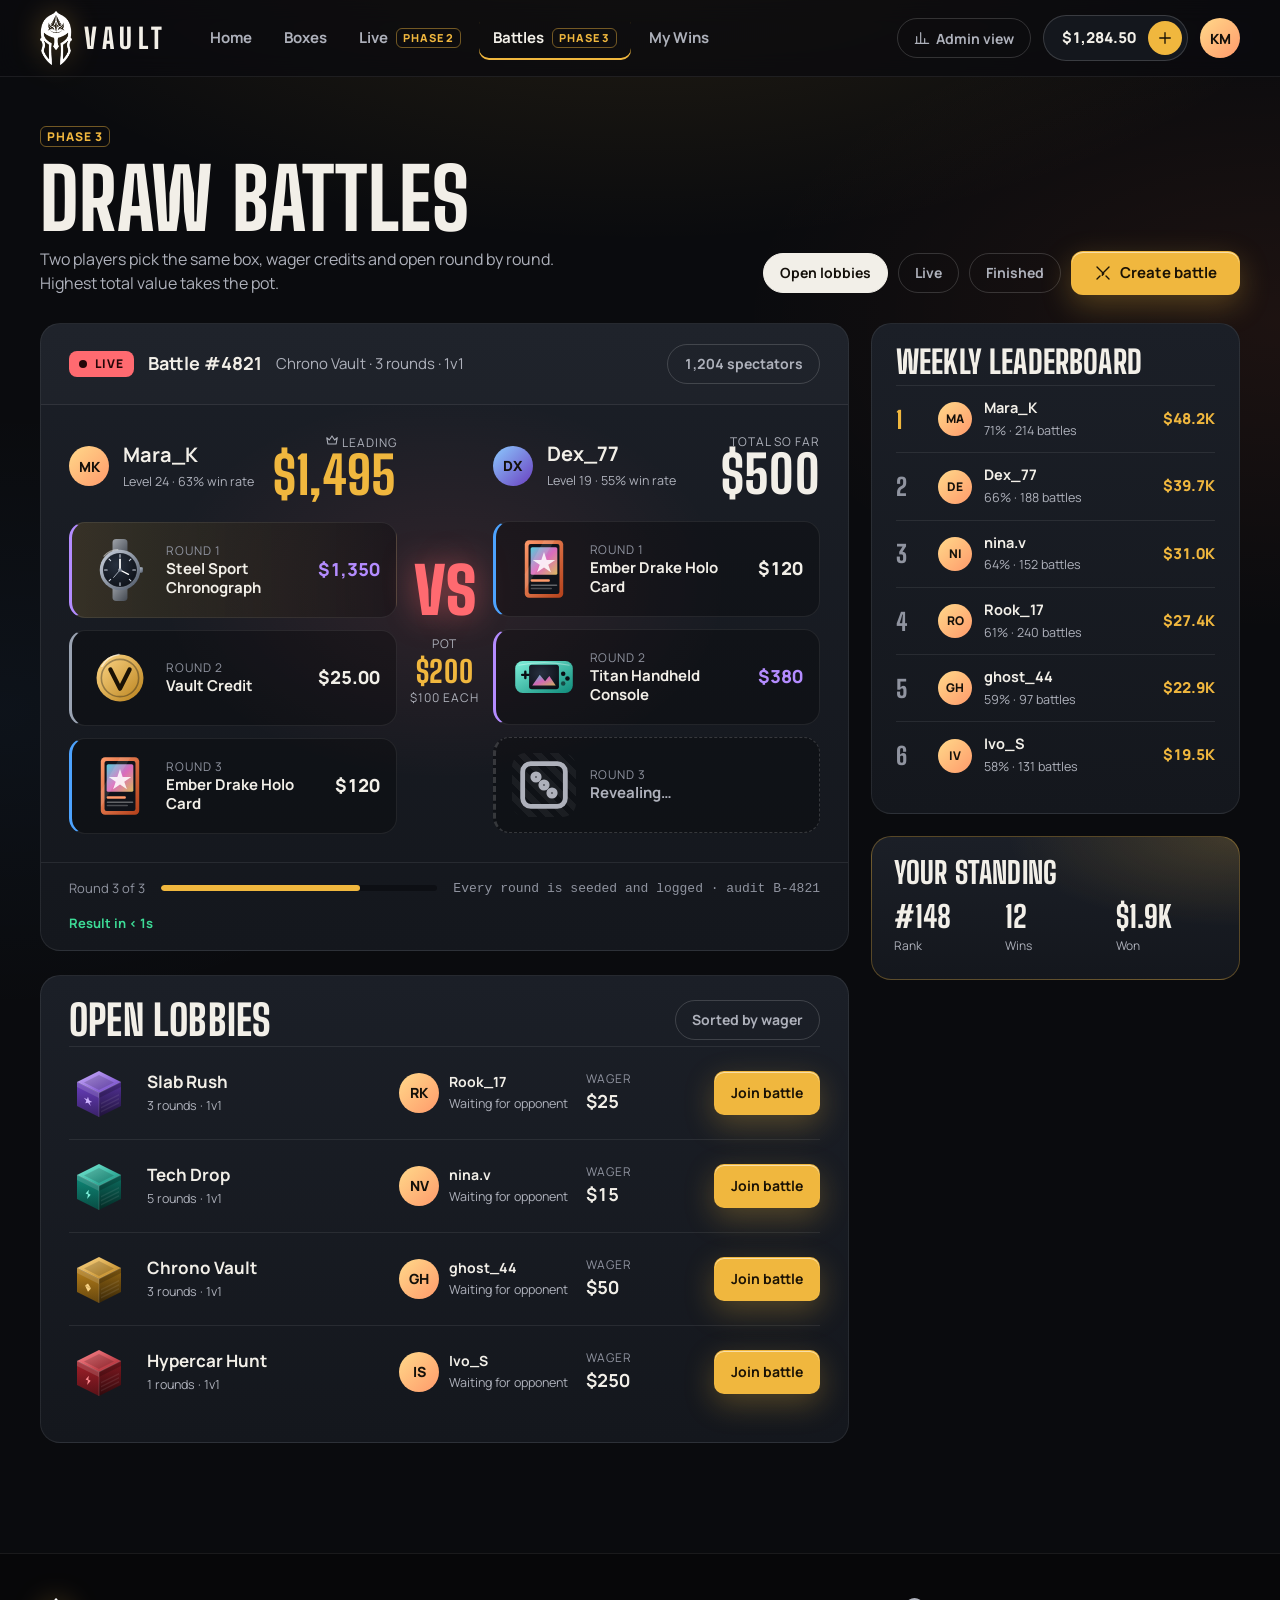
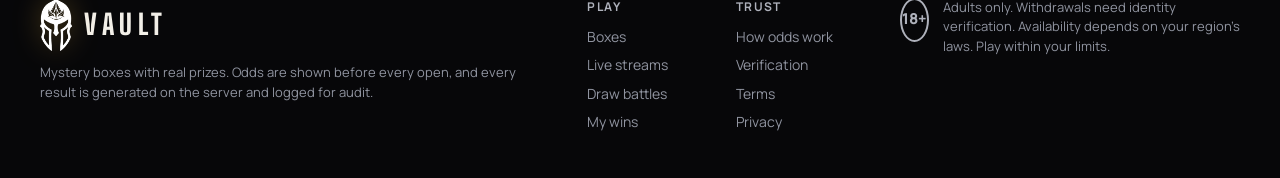
<file: vault-site/battles.html>
<!doctype html>
<html lang="en">
<head>
<meta charset="utf-8">
<meta name="viewport" content="width=device-width, initial-scale=1">
<title>Vault Battles</title>
<link rel="preconnect" href="https://fonts.googleapis.com">
<link rel="preconnect" href="https://fonts.gstatic.com" crossorigin>
<link href="https://fonts.googleapis.com/css2?family=Big+Shoulders+Display:wght@700;800;900&family=Manrope:wght@400;500;600;700;800&display=swap" rel="stylesheet">
<link rel="icon" href="assets/vault-helmet.png">
<link rel="stylesheet" href="css/base.css">
<link rel="stylesheet" href="css/battles.css">
</head>
<body>
<div class="pg"><header class="nav"><div class="wrap">
<a class="brand" href="index.html"><img src="assets/vault-helmet.png" alt=""><b>Vault</b></a>
<nav class="links" aria-label="Main"><a href="index.html">Home</a><a href="boxes.html">Boxes</a><a href="live.html">Live<span class=ph>Phase 2</span></a><a href="battles.html" class=on>Battles<span class=ph>Phase 3</span></a><a href="wallet.html">My Wins</a></nav>
<div class="navr"><a class="chip" href="admin.html"><svg class="ic" width="16" height="16" viewBox="0 0 24 24" fill="none" stroke="currentColor" stroke-width="1.8" stroke-linecap="round" stroke-linejoin="round" aria-hidden="true"><path d="M4 20V10M10 20V4M16 20v-7M22 20H2"/></svg> Admin view</a><a class="bal" href="wallet.html"><span class="num">$1,284.50</span><span class="pl"><svg class="ic" width="18" height="18" viewBox="0 0 24 24" fill="none" stroke="currentColor" stroke-width="1.8" stroke-linecap="round" stroke-linejoin="round" aria-hidden="true"><path d="M12 5v14M5 12h14"/></svg></span></a><span class="av">KM</span></div>
</div></header><main class="wrap"><div class="sech" style="padding-top:48px"><div><span class="ph" style="font-size:12px">Phase 3</span><h1 class="disp h1s" style="margin-top:12px">Draw battles</h1><p class="sub">Two players pick the same box, wager credits and open round by round. Highest total value takes the pot.</p></div>
<div style="display:flex;gap:10px;flex-wrap:wrap;align-items:center"><button class="chip on" type="button">Open lobbies</button><button class="chip" type="button">Live</button><button class="chip" type="button">Finished</button><a class="btn gold" href="boxes.html"><svg class="ic" width="18" height="18" viewBox="0 0 24 24" fill="none" stroke="currentColor" stroke-width="1.8" stroke-linecap="round" stroke-linejoin="round" aria-hidden="true"><path d="M4 4l9 9M20 4l-9 9M4 20l4-4M20 20l-4-4M13 13l-2 2"/></svg> Create battle</a></div></div><div class="row"><section class="main"><div class="card arena"><div class="ah"><div style="display:flex;gap:14px;align-items:center;flex-wrap:wrap"><span class="b-live"><i></i>Live</span><b style="font-size:18px">Battle #4821</b><span style="color:var(--mu)">Chrono Vault &middot; 3 rounds &middot; 1v1</span></div><span class="chip num">1,204 spectators</span></div>
<div class="ab"><div class="side-p lead"><div class="ph2"><span class="av">MK</span><div><b>Mara_K</b><small>Level 24 &middot; 63% win rate</small></div><div class="tot"><small><svg class="ic" width="14" height="14" viewBox="0 0 24 24" fill="none" stroke="currentColor" stroke-width="1.8" stroke-linecap="round" stroke-linejoin="round" aria-hidden="true"><path d="M3 8l4.5 4L12 5l4.5 7L21 8l-2 11H5z"/></svg> Leading</small><div class="disp num">$1,495</div></div></div>
<div class="rd win" style="--rc:#b48cff"><svg viewBox="0 0 120 120" aria-hidden="true"><defs><linearGradient id="a66g" x1="0" y1="0" x2="1" y2="1"><stop offset="0" stop-color="#cfd6e2"/><stop offset="1" stop-color="#4b5565"/></linearGradient><linearGradient id="a66h" x1="0" y1="0" x2="1" y2="1"><stop offset="0" stop-color="#5ef2ff"/><stop offset=".5" stop-color="#ff7ad9"/><stop offset="1" stop-color="#ffd86b"/></linearGradient><radialGradient id="a66f" cx=".4" cy=".35" r=".8"><stop offset="0" stop-color="#27303f"/><stop offset="1" stop-color="#0a0d13"/></radialGradient></defs><rect x="46" y="2" width="28" height="34" rx="7" fill="url(#a66g)" opacity=".7"/><rect x="46" y="84" width="28" height="34" rx="7" fill="url(#a66g)" opacity=".7"/><rect x="95" y="55" width="8" height="10" rx="2" fill="url(#a66g)"/><circle cx="60" cy="60" r="38" fill="url(#a66g)"/><circle cx="60" cy="60" r="32" fill="url(#a66f)"/><circle cx="60" cy="60" r="32" fill="none" stroke="#fff" stroke-opacity=".18"/><path d="M60 31v5M60 84v5M31 60h5M84 60h5M39.5 39.5l3 3M80.5 39.5l-3 3M39.5 80.5l3-3M80.5 80.5l-3-3" stroke="#cfd6e2" stroke-width="2" stroke-linecap="round"/><path d="M60 60V40" stroke="#fff" stroke-width="3.2" stroke-linecap="round"/><path d="M60 60L76 68" stroke="#fff" stroke-width="2.6" stroke-linecap="round"/><path d="M60 60L48 74" stroke="#cfd6e2" stroke-width="1.4" stroke-linecap="round"/><circle cx="60" cy="60" r="3.4" fill="url(#a66g)"/><path d="M30 34 A38 38 0 0 1 56 22" stroke="#fff" stroke-opacity=".5" stroke-width="2.4" fill="none" stroke-linecap="round"/></svg><span><small>Round 1</small><b>Steel Sport Chronograph</b></span><span class="v num" style="color:#b48cff">$1,350</span></div><div class="rd" style="--rc:#9aa3b2"><svg viewBox="0 0 120 120" aria-hidden="true"><defs><linearGradient id="a67g" x1="0" y1="0" x2="1" y2="1"><stop offset="0" stop-color="#ffd98a"/><stop offset="1" stop-color="#b8801a"/></linearGradient><linearGradient id="a67h" x1="0" y1="0" x2="1" y2="1"><stop offset="0" stop-color="#5ef2ff"/><stop offset=".5" stop-color="#ff7ad9"/><stop offset="1" stop-color="#ffd86b"/></linearGradient><radialGradient id="a67f" cx=".4" cy=".35" r=".8"><stop offset="0" stop-color="#27303f"/><stop offset="1" stop-color="#0a0d13"/></radialGradient></defs><circle cx="60" cy="60" r="44" fill="url(#a67g)"/><circle cx="60" cy="60" r="35" fill="none" stroke="#0a0d13" stroke-opacity=".35" stroke-width="3"/><path d="M42 44 L60 80 L78 44" fill="none" stroke="#1a1205" stroke-width="8" stroke-linejoin="round" stroke-linecap="round"/><path d="M26 38 A44 44 0 0 1 58 16" stroke="#fff" stroke-opacity=".6" stroke-width="3" fill="none" stroke-linecap="round"/></svg><span><small>Round 2</small><b>Vault Credit</b></span><span class="v num" style="color:var(--tx)">$25.00</span></div><div class="rd" style="--rc:#4da3ff"><svg viewBox="0 0 120 120" aria-hidden="true"><defs><linearGradient id="a68g" x1="0" y1="0" x2="1" y2="1"><stop offset="0" stop-color="#ff9a6b"/><stop offset="1" stop-color="#b3401a"/></linearGradient><linearGradient id="a68h" x1="0" y1="0" x2="1" y2="1"><stop offset="0" stop-color="#5ef2ff"/><stop offset=".5" stop-color="#ff7ad9"/><stop offset="1" stop-color="#ffd86b"/></linearGradient><radialGradient id="a68f" cx=".4" cy=".35" r=".8"><stop offset="0" stop-color="#27303f"/><stop offset="1" stop-color="#0a0d13"/></radialGradient></defs><rect x="24" y="6" width="72" height="108" rx="8" fill="url(#a68g)"/><rect x="31" y="13" width="58" height="94" rx="4" fill="#10131a"/><rect x="35" y="19" width="50" height="52" rx="3" fill="url(#a68h)" opacity=".85"/><path d="M60 28 L65 43 L81 43 L68 52 L73 66 L60 57 L47 66 L52 52 L39 43 L55 43Z" fill="#fff" opacity=".85"/><rect x="35" y="79" width="36" height="5" rx="2" fill="#ff9a6b"/><rect x="35" y="89" width="50" height="3" rx="1.5" fill="#fff" opacity=".35"/><rect x="35" y="95" width="40" height="3" rx="1.5" fill="#fff" opacity=".25"/><path d="M24 70 L60 6 H80 L24 100Z" fill="#fff" opacity=".1"/></svg><span><small>Round 3</small><b>Ember Drake Holo Card</b></span><span class="v num" style="color:var(--tx)">$120</span></div></div><div class="mid"><span class="vsb">VS</span><div class="pot">Pot<b class="num">$200</b>$100 each</div></div><div class="side-p"><div class="ph2"><span class="av" style="background:linear-gradient(135deg,#8ccbff,#6a3fc0)">DX</span><div><b>Dex_77</b><small>Level 19 &middot; 55% win rate</small></div><div class="tot"><small>Total so far</small><div class="disp num">$500</div></div></div>
<div class="rd" style="--rc:#4da3ff"><svg viewBox="0 0 120 120" aria-hidden="true"><defs><linearGradient id="a69g" x1="0" y1="0" x2="1" y2="1"><stop offset="0" stop-color="#ff9a6b"/><stop offset="1" stop-color="#b3401a"/></linearGradient><linearGradient id="a69h" x1="0" y1="0" x2="1" y2="1"><stop offset="0" stop-color="#5ef2ff"/><stop offset=".5" stop-color="#ff7ad9"/><stop offset="1" stop-color="#ffd86b"/></linearGradient><radialGradient id="a69f" cx=".4" cy=".35" r=".8"><stop offset="0" stop-color="#27303f"/><stop offset="1" stop-color="#0a0d13"/></radialGradient></defs><rect x="24" y="6" width="72" height="108" rx="8" fill="url(#a69g)"/><rect x="31" y="13" width="58" height="94" rx="4" fill="#10131a"/><rect x="35" y="19" width="50" height="52" rx="3" fill="url(#a69h)" opacity=".85"/><path d="M60 28 L65 43 L81 43 L68 52 L73 66 L60 57 L47 66 L52 52 L39 43 L55 43Z" fill="#fff" opacity=".85"/><rect x="35" y="79" width="36" height="5" rx="2" fill="#ff9a6b"/><rect x="35" y="89" width="50" height="3" rx="1.5" fill="#fff" opacity=".35"/><rect x="35" y="95" width="40" height="3" rx="1.5" fill="#fff" opacity=".25"/><path d="M24 70 L60 6 H80 L24 100Z" fill="#fff" opacity=".1"/></svg><span><small>Round 1</small><b>Ember Drake Holo Card</b></span><span class="v num" style="color:var(--tx)">$120</span></div><div class="rd" style="--rc:#b48cff"><svg viewBox="0 0 120 120" aria-hidden="true"><defs><linearGradient id="a70g" x1="0" y1="0" x2="1" y2="1"><stop offset="0" stop-color="#7ef0da"/><stop offset="1" stop-color="#0f8b7a"/></linearGradient><linearGradient id="a70h" x1="0" y1="0" x2="1" y2="1"><stop offset="0" stop-color="#5ef2ff"/><stop offset=".5" stop-color="#ff7ad9"/><stop offset="1" stop-color="#ffd86b"/></linearGradient><radialGradient id="a70f" cx=".4" cy=".35" r=".8"><stop offset="0" stop-color="#27303f"/><stop offset="1" stop-color="#0a0d13"/></radialGradient></defs><rect x="6" y="30" width="108" height="60" rx="14" fill="url(#a70g)"/><rect x="32" y="37" width="56" height="46" rx="5" fill="url(#a70f)"/><path d="M38 76 L52 56 L62 68 L70 58 L82 76Z" fill="url(#a70h)" opacity=".8"/><path d="M19 56 h12 M25 50 v12" stroke="#0a0d13" stroke-width="4.5" stroke-linecap="round"/><circle cx="96" cy="54" r="4.2" fill="#0a0d13"/><circle cx="104" cy="63" r="4.2" fill="#0a0d13"/><circle cx="96" cy="72" r="4.2" fill="#0a0d13" opacity=".6"/><path d="M12 38 Q60 28 108 38" stroke="#fff" stroke-opacity=".35" stroke-width="2" fill="none"/></svg><span><small>Round 2</small><b>Titan Handheld Console</b></span><span class="v num" style="color:#b48cff">$380</span></div><div class="rd pend"><span class="q"><svg class="ic" width="26" height="26" viewBox="0 0 24 24" fill="none" stroke="currentColor" stroke-width="1.8" stroke-linecap="round" stroke-linejoin="round" aria-hidden="true"><rect x="4" y="4" width="16" height="16" rx="3"/><circle cx="9" cy="9" r="1.2"/><circle cx="15" cy="15" r="1.2"/><circle cx="12" cy="12" r="1.2"/></svg></span><span><small>Round 3</small><b>Revealing&hellip;</b></span></div></div></div>
<div class="af"><span>Round 3 of 3</span><div class="prog"><i></i></div><span class="mono">Every round is seeded and logged &middot; audit B-4821</span><span style="color:var(--ok);font-weight:700">Result in &lt; 1s</span></div></div><div class="card lob"><div class="sech" style="margin-bottom:6px"><h2 class="disp">Open lobbies</h2><span class="chip">Sorted by wager</span></div><div class="lr"><span class="mini"><svg viewBox="0 0 120 120" width="60" height="60" aria-hidden="true"><defs>
<linearGradient id="c71t" x1="0" y1="0" x2="1" y2="1"><stop offset="0" stop-color="#cdb2ff"/><stop offset="1" stop-color="#6a3fc0"/></linearGradient>
<linearGradient id="c71l" x1="0" y1="0" x2="0" y2="1"><stop offset="0" stop-color="#6a3fc0"/><stop offset="1" stop-color="#3a2269"/></linearGradient>
<linearGradient id="c71r" x1="0" y1="0" x2="0" y2="1"><stop offset="0" stop-color="#543299"/><stop offset="1" stop-color="#1f1239"/></linearGradient></defs>
<polygon points="16,38 60,60 60,108 16,86" fill="url(#c71l)"/>
<polygon points="104,38 60,60 60,108 104,86" fill="url(#c71r)"/>
<polygon points="60,16 104,38 60,60 16,38" fill="url(#c71t)"/>
<polygon points="60,24 90,39 60,54 30,39" fill="#000" opacity=".16"/>
<polygon points="16,38 60,60 60,70 16,48" fill="#fff" opacity=".14"/>
<polygon points="104,38 60,60 60,70 104,48" fill="#000" opacity=".18"/>
<g transform="matrix(1 .5 0 1 16 38)"><g transform="translate(22 27) scale(.6) translate(-22 -34)"><path d="M22 20 L25.5 30 L36 30 L27.5 36 L31 46 L22 40 L13 46 L16.5 36 L8 30 L18.5 30Z" fill="#cdb2ff"/></g></g>
<g stroke="#fff" opacity=".3" stroke-width=".9"><path d="M60 60 V108"/><path d="M16 38 L60 60 L104 38" fill="none"/></g>
<g transform="matrix(1 -.5 0 1 60 60)" fill="#fff" opacity=".08"><rect x="4" y="22" width="36" height="3"/><rect x="4" y="30" width="36" height="3"/><rect x="4" y="38" width="36" height="3"/></g>
</svg></span><div class="nm"><b>Slab Rush</b><small>3 rounds &middot; 1v1</small></div><div style="display:flex;align-items:center;gap:10px"><span class="av">RK</span><span><b style="display:block;font-size:14px">Rook_17</b><small style="color:var(--mu)">Waiting for opponent</small></span></div><div class="wg"><small>Wager</small><b class="num">$25</b></div><a class="btn gold sm" href="boxes.html">Join battle</a></div><div class="lr"><span class="mini"><svg viewBox="0 0 120 120" width="60" height="60" aria-hidden="true"><defs>
<linearGradient id="c72t" x1="0" y1="0" x2="1" y2="1"><stop offset="0" stop-color="#7ef0da"/><stop offset="1" stop-color="#0f8b7a"/></linearGradient>
<linearGradient id="c72l" x1="0" y1="0" x2="0" y2="1"><stop offset="0" stop-color="#0f8b7a"/><stop offset="1" stop-color="#084c43"/></linearGradient>
<linearGradient id="c72r" x1="0" y1="0" x2="0" y2="1"><stop offset="0" stop-color="#0c6f61"/><stop offset="1" stop-color="#042924"/></linearGradient></defs>
<polygon points="16,38 60,60 60,108 16,86" fill="url(#c72l)"/>
<polygon points="104,38 60,60 60,108 104,86" fill="url(#c72r)"/>
<polygon points="60,16 104,38 60,60 16,38" fill="url(#c72t)"/>
<polygon points="60,24 90,39 60,54 30,39" fill="#000" opacity=".16"/>
<polygon points="16,38 60,60 60,70 16,48" fill="#fff" opacity=".14"/>
<polygon points="104,38 60,60 60,70 104,48" fill="#000" opacity=".18"/>
<g transform="matrix(1 .5 0 1 16 38)"><g transform="translate(22 27) scale(.6) translate(-22 -34)"><path d="M25 18 L14 36 H22 L19 52 L31 32 H23Z" fill="#7ef0da"/></g></g>
<g stroke="#fff" opacity=".3" stroke-width=".9"><path d="M60 60 V108"/><path d="M16 38 L60 60 L104 38" fill="none"/></g>
<g transform="matrix(1 -.5 0 1 60 60)" fill="#fff" opacity=".08"><rect x="4" y="22" width="36" height="3"/><rect x="4" y="30" width="36" height="3"/><rect x="4" y="38" width="36" height="3"/></g>
</svg></span><div class="nm"><b>Tech Drop</b><small>5 rounds &middot; 1v1</small></div><div style="display:flex;align-items:center;gap:10px"><span class="av">NV</span><span><b style="display:block;font-size:14px">nina.v</b><small style="color:var(--mu)">Waiting for opponent</small></span></div><div class="wg"><small>Wager</small><b class="num">$15</b></div><a class="btn gold sm" href="boxes.html">Join battle</a></div><div class="lr"><span class="mini"><svg viewBox="0 0 120 120" width="60" height="60" aria-hidden="true"><defs>
<linearGradient id="c73t" x1="0" y1="0" x2="1" y2="1"><stop offset="0" stop-color="#ffd98a"/><stop offset="1" stop-color="#b8801a"/></linearGradient>
<linearGradient id="c73l" x1="0" y1="0" x2="0" y2="1"><stop offset="0" stop-color="#b8801a"/><stop offset="1" stop-color="#65460e"/></linearGradient>
<linearGradient id="c73r" x1="0" y1="0" x2="0" y2="1"><stop offset="0" stop-color="#936614"/><stop offset="1" stop-color="#372607"/></linearGradient></defs>
<polygon points="16,38 60,60 60,108 16,86" fill="url(#c73l)"/>
<polygon points="104,38 60,60 60,108 104,86" fill="url(#c73r)"/>
<polygon points="60,16 104,38 60,60 16,38" fill="url(#c73t)"/>
<polygon points="60,24 90,39 60,54 30,39" fill="#000" opacity=".16"/>
<polygon points="16,38 60,60 60,70 16,48" fill="#fff" opacity=".14"/>
<polygon points="104,38 60,60 60,70 104,48" fill="#000" opacity=".18"/>
<g transform="matrix(1 .5 0 1 16 38)"><g transform="translate(22 27) scale(.6) translate(-22 -34)"><path d="M22 22 L32 34 L22 50 L12 34Z" fill="#ffd98a" opacity=".95"/><path d="M12 34 H32" stroke="#65460e" stroke-width="1.2" opacity=".6"/></g></g>
<g stroke="#fff" opacity=".3" stroke-width=".9"><path d="M60 60 V108"/><path d="M16 38 L60 60 L104 38" fill="none"/></g>
<g transform="matrix(1 -.5 0 1 60 60)" fill="#fff" opacity=".08"><rect x="4" y="22" width="36" height="3"/><rect x="4" y="30" width="36" height="3"/><rect x="4" y="38" width="36" height="3"/></g>
</svg></span><div class="nm"><b>Chrono Vault</b><small>3 rounds &middot; 1v1</small></div><div style="display:flex;align-items:center;gap:10px"><span class="av">GH</span><span><b style="display:block;font-size:14px">ghost_44</b><small style="color:var(--mu)">Waiting for opponent</small></span></div><div class="wg"><small>Wager</small><b class="num">$50</b></div><a class="btn gold sm" href="boxes.html">Join battle</a></div><div class="lr"><span class="mini"><svg viewBox="0 0 120 120" width="60" height="60" aria-hidden="true"><defs>
<linearGradient id="c74t" x1="0" y1="0" x2="1" y2="1"><stop offset="0" stop-color="#ff8a90"/><stop offset="1" stop-color="#a3202a"/></linearGradient>
<linearGradient id="c74l" x1="0" y1="0" x2="0" y2="1"><stop offset="0" stop-color="#a3202a"/><stop offset="1" stop-color="#591117"/></linearGradient>
<linearGradient id="c74r" x1="0" y1="0" x2="0" y2="1"><stop offset="0" stop-color="#821921"/><stop offset="1" stop-color="#30090c"/></linearGradient></defs>
<polygon points="16,38 60,60 60,108 16,86" fill="url(#c74l)"/>
<polygon points="104,38 60,60 60,108 104,86" fill="url(#c74r)"/>
<polygon points="60,16 104,38 60,60 16,38" fill="url(#c74t)"/>
<polygon points="60,24 90,39 60,54 30,39" fill="#000" opacity=".16"/>
<polygon points="16,38 60,60 60,70 16,48" fill="#fff" opacity=".14"/>
<polygon points="104,38 60,60 60,70 104,48" fill="#000" opacity=".18"/>
<g transform="matrix(1 .5 0 1 16 38)"><g transform="translate(22 27) scale(.6) translate(-22 -34)"><path d="M25 18 L14 36 H22 L19 52 L31 32 H23Z" fill="#ff8a90"/></g></g>
<g stroke="#fff" opacity=".3" stroke-width=".9"><path d="M60 60 V108"/><path d="M16 38 L60 60 L104 38" fill="none"/></g>
<g transform="matrix(1 -.5 0 1 60 60)" fill="#fff" opacity=".08"><rect x="4" y="22" width="36" height="3"/><rect x="4" y="30" width="36" height="3"/><rect x="4" y="38" width="36" height="3"/></g>
</svg></span><div class="nm"><b>Hypercar Hunt</b><small>1 rounds &middot; 1v1</small></div><div style="display:flex;align-items:center;gap:10px"><span class="av">IS</span><span><b style="display:block;font-size:14px">Ivo_S</b><small style="color:var(--mu)">Waiting for opponent</small></span></div><div class="wg"><small>Wager</small><b class="num">$250</b></div><a class="btn gold sm" href="boxes.html">Join battle</a></div></div></section><aside class="side"><div class="card lb"><h3 class="disp">Weekly leaderboard</h3><div class="lbr"><span class="rk g">1</span><span class="av" style="width:34px;height:34px;font-size:12px">MA</span><span><b>Mara_K</b><small>71% &middot; 214 battles</small></span><span class="v num">$48.2K</span></div><div class="lbr"><span class="rk">2</span><span class="av" style="width:34px;height:34px;font-size:12px">DE</span><span><b>Dex_77</b><small>66% &middot; 188 battles</small></span><span class="v num">$39.7K</span></div><div class="lbr"><span class="rk">3</span><span class="av" style="width:34px;height:34px;font-size:12px">NI</span><span><b>nina.v</b><small>64% &middot; 152 battles</small></span><span class="v num">$31.0K</span></div><div class="lbr"><span class="rk">4</span><span class="av" style="width:34px;height:34px;font-size:12px">RO</span><span><b>Rook_17</b><small>61% &middot; 240 battles</small></span><span class="v num">$27.4K</span></div><div class="lbr"><span class="rk">5</span><span class="av" style="width:34px;height:34px;font-size:12px">GH</span><span><b>ghost_44</b><small>59% &middot; 97 battles</small></span><span class="v num">$22.9K</span></div><div class="lbr"><span class="rk">6</span><span class="av" style="width:34px;height:34px;font-size:12px">IV</span><span><b>Ivo_S</b><small>58% &middot; 131 battles</small></span><span class="v num">$19.5K</span></div></div>
<div class="card you"><h3 class="disp" style="font-size:30px">Your standing</h3><div class="grid"><div class="st"><b>#148</b><small>Rank</small></div><div class="st"><b>12</b><small>Wins</small></div><div class="st"><b class="num">$1.9K</b><small>Won</small></div></div></div></aside></div></main><footer class="foot"><div class="wrap">
<div><a class="brand" href="index.html"><img src="assets/vault-helmet.png" alt=""><b>Vault</b></a><p>Mystery boxes with real prizes. Odds are shown before every open, and every result is generated on the server and logged for audit.</p></div>
<div><h4>Play</h4><ul><li><a href="boxes.html">Boxes</a></li><li><a href="live.html">Live streams</a></li><li><a href="battles.html">Draw battles</a></li><li><a href="wallet.html">My wins</a></li></ul></div>
<div><h4>Trust</h4><ul><li><a href="box.html">How odds work</a></li><li><a href="wallet.html">Verification</a></li><li><a href="index.html">Terms</a></li><li><a href="index.html">Privacy</a></li></ul></div>
<div style="display:flex;gap:14px;align-items:flex-start;max-width:340px"><span class="age">18+</span><p style="margin:0">Adults only. Withdrawals need identity verification. Availability depends on your region's laws. Play within your limits.</p></div>
</div></footer></div>
</body>
</html>
</file>
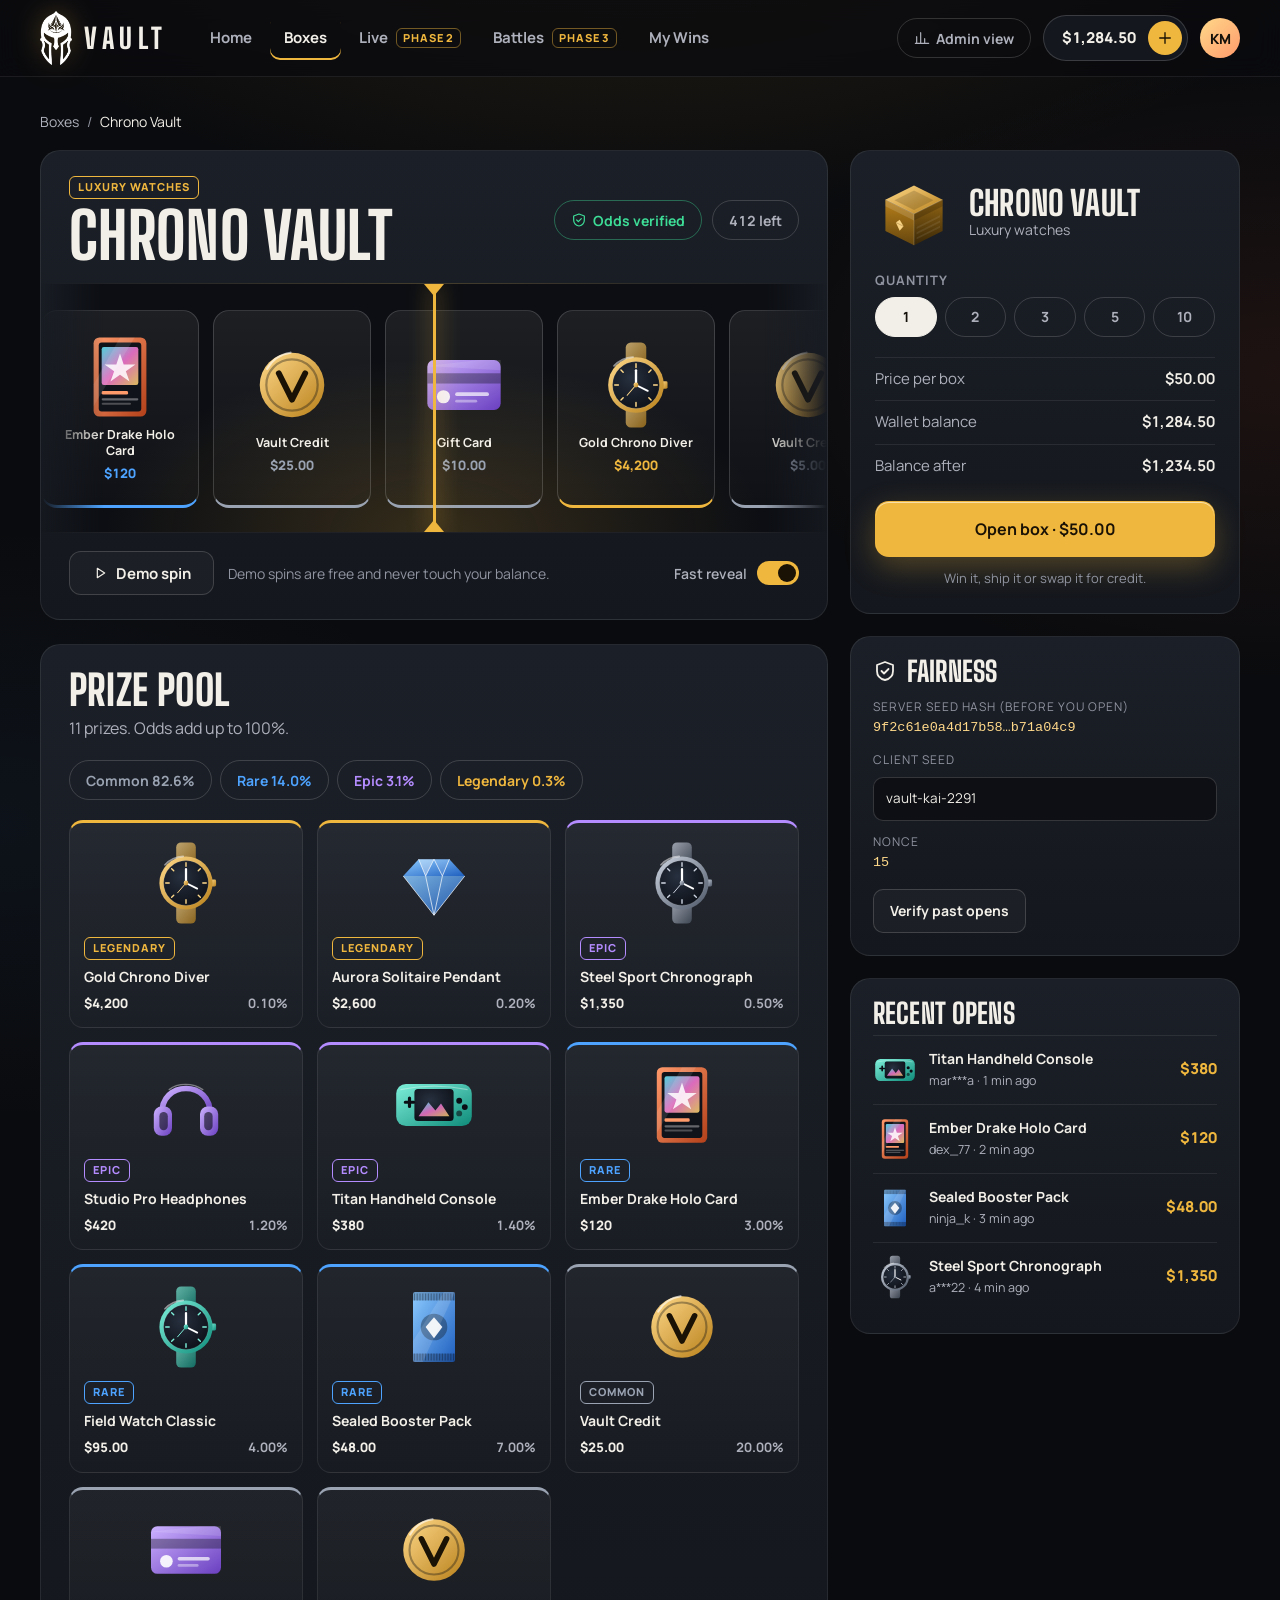
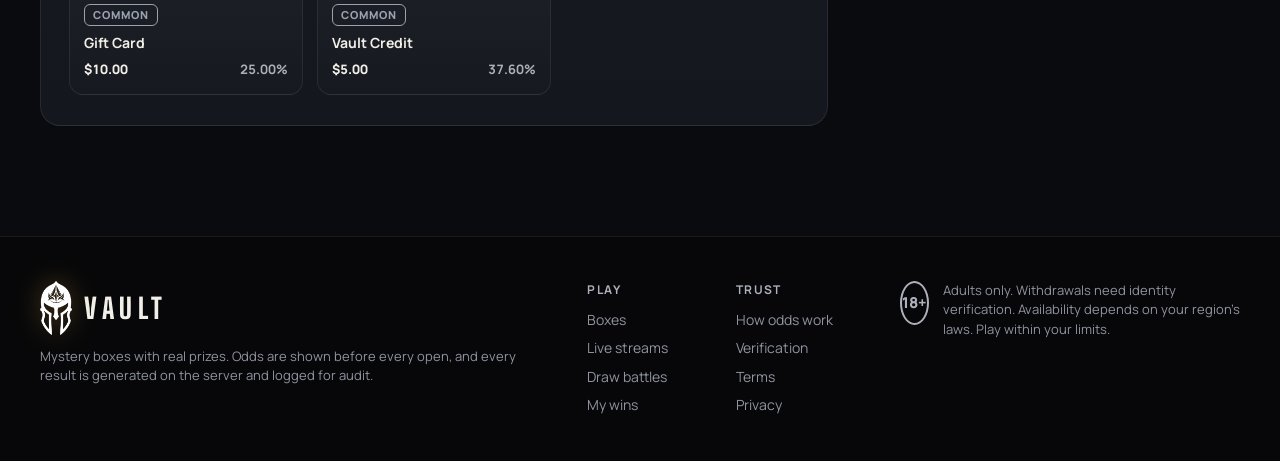
<file: vault-site/box.html>
<!doctype html>
<html lang="en">
<head>
<meta charset="utf-8">
<meta name="viewport" content="width=device-width, initial-scale=1">
<title>Vault Box Detail</title>
<link rel="preconnect" href="https://fonts.googleapis.com">
<link rel="preconnect" href="https://fonts.gstatic.com" crossorigin>
<link href="https://fonts.googleapis.com/css2?family=Big+Shoulders+Display:wght@700;800;900&family=Manrope:wght@400;500;600;700;800&display=swap" rel="stylesheet">
<link rel="icon" href="assets/vault-helmet.png">
<link rel="stylesheet" href="css/base.css">
<link rel="stylesheet" href="css/box.css">
</head>
<body>
<div class="pg"><header class="nav"><div class="wrap">
<a class="brand" href="index.html"><img src="assets/vault-helmet.png" alt=""><b>Vault</b></a>
<nav class="links" aria-label="Main"><a href="index.html">Home</a><a href="boxes.html" class=on>Boxes</a><a href="live.html">Live<span class=ph>Phase 2</span></a><a href="battles.html">Battles<span class=ph>Phase 3</span></a><a href="wallet.html">My Wins</a></nav>
<div class="navr"><a class="chip" href="admin.html"><svg class="ic" width="16" height="16" viewBox="0 0 24 24" fill="none" stroke="currentColor" stroke-width="1.8" stroke-linecap="round" stroke-linejoin="round" aria-hidden="true"><path d="M4 20V10M10 20V4M16 20v-7M22 20H2"/></svg> Admin view</a><a class="bal" href="wallet.html"><span class="num">$1,284.50</span><span class="pl"><svg class="ic" width="18" height="18" viewBox="0 0 24 24" fill="none" stroke="currentColor" stroke-width="1.8" stroke-linecap="round" stroke-linejoin="round" aria-hidden="true"><path d="M12 5v14M5 12h14"/></svg></span></a><span class="av">KM</span></div>
</div></header><main class="wrap"><div class="crumb"><a href="boxes.html">Boxes</a><span>/</span><span style="color:var(--tx)">Chrono Vault</span></div><div class="row" style="margin-top:18px"><section class="main"><div class="card" style="overflow:hidden"><div class="stagehead"><div><span class="tag t-leg">Luxury watches</span><h1 class="disp" style="margin-top:8px">Chrono Vault</h1></div><div style="display:flex;gap:10px;align-items:center;flex-wrap:wrap"><span class="chip" style="color:var(--ok);border-color:rgba(61,220,151,.4)"><svg class="ic" width="16" height="16" viewBox="0 0 24 24" fill="none" stroke="currentColor" stroke-width="1.8" stroke-linecap="round" stroke-linejoin="round" aria-hidden="true"><path d="M12 3l8 3v6c0 5-3.5 8-8 9-4.5-1-8-4-8-9V6z"/><path d="M8.5 12l2.5 2.5L15.5 10"/></svg> Odds verified</span><span class="chip num">412 left</span></div></div>
<div class="viewport"><div class="mk"></div><div class="stripT"><div class="tile" style="--rc:#4da3ff"><svg viewBox="0 0 120 120" aria-hidden="true"><defs><linearGradient id="a33g" x1="0" y1="0" x2="1" y2="1"><stop offset="0" stop-color="#ff9a6b"/><stop offset="1" stop-color="#b3401a"/></linearGradient><linearGradient id="a33h" x1="0" y1="0" x2="1" y2="1"><stop offset="0" stop-color="#5ef2ff"/><stop offset=".5" stop-color="#ff7ad9"/><stop offset="1" stop-color="#ffd86b"/></linearGradient><radialGradient id="a33f" cx=".4" cy=".35" r=".8"><stop offset="0" stop-color="#27303f"/><stop offset="1" stop-color="#0a0d13"/></radialGradient></defs><rect x="24" y="6" width="72" height="108" rx="8" fill="url(#a33g)"/><rect x="31" y="13" width="58" height="94" rx="4" fill="#10131a"/><rect x="35" y="19" width="50" height="52" rx="3" fill="url(#a33h)" opacity=".85"/><path d="M60 28 L65 43 L81 43 L68 52 L73 66 L60 57 L47 66 L52 52 L39 43 L55 43Z" fill="#fff" opacity=".85"/><rect x="35" y="79" width="36" height="5" rx="2" fill="#ff9a6b"/><rect x="35" y="89" width="50" height="3" rx="1.5" fill="#fff" opacity=".35"/><rect x="35" y="95" width="40" height="3" rx="1.5" fill="#fff" opacity=".25"/><path d="M24 70 L60 6 H80 L24 100Z" fill="#fff" opacity=".1"/></svg><b>Ember Drake Holo Card</b><small class="num">$120</small></div><div class="tile" style="--rc:#9aa3b2"><svg viewBox="0 0 120 120" aria-hidden="true"><defs><linearGradient id="a34g" x1="0" y1="0" x2="1" y2="1"><stop offset="0" stop-color="#ffd98a"/><stop offset="1" stop-color="#b8801a"/></linearGradient><linearGradient id="a34h" x1="0" y1="0" x2="1" y2="1"><stop offset="0" stop-color="#5ef2ff"/><stop offset=".5" stop-color="#ff7ad9"/><stop offset="1" stop-color="#ffd86b"/></linearGradient><radialGradient id="a34f" cx=".4" cy=".35" r=".8"><stop offset="0" stop-color="#27303f"/><stop offset="1" stop-color="#0a0d13"/></radialGradient></defs><circle cx="60" cy="60" r="44" fill="url(#a34g)"/><circle cx="60" cy="60" r="35" fill="none" stroke="#0a0d13" stroke-opacity=".35" stroke-width="3"/><path d="M42 44 L60 80 L78 44" fill="none" stroke="#1a1205" stroke-width="8" stroke-linejoin="round" stroke-linecap="round"/><path d="M26 38 A44 44 0 0 1 58 16" stroke="#fff" stroke-opacity=".6" stroke-width="3" fill="none" stroke-linecap="round"/></svg><b>Vault Credit</b><small class="num">$25.00</small></div><div class="tile" style="--rc:#9aa3b2"><svg viewBox="0 0 120 120" aria-hidden="true"><defs><linearGradient id="a35g" x1="0" y1="0" x2="1" y2="1"><stop offset="0" stop-color="#cdb2ff"/><stop offset="1" stop-color="#6a3fc0"/></linearGradient><linearGradient id="a35h" x1="0" y1="0" x2="1" y2="1"><stop offset="0" stop-color="#5ef2ff"/><stop offset=".5" stop-color="#ff7ad9"/><stop offset="1" stop-color="#ffd86b"/></linearGradient><radialGradient id="a35f" cx=".4" cy=".35" r=".8"><stop offset="0" stop-color="#27303f"/><stop offset="1" stop-color="#0a0d13"/></radialGradient></defs><rect x="10" y="26" width="100" height="68" rx="9" fill="url(#a35g)"/><rect x="10" y="44" width="100" height="14" fill="#0a0d13" opacity=".35"/><circle cx="32" cy="76" r="9" fill="#fff" opacity=".9"/><rect x="48" y="70" width="46" height="5" rx="2.5" fill="#fff" opacity=".7"/><rect x="48" y="80" width="30" height="4" rx="2" fill="#fff" opacity=".4"/><path d="M10 34 L80 26 H110 V40Z" fill="#fff" opacity=".12"/></svg><b>Gift Card</b><small class="num">$10.00</small></div><div class="tile" style="--rc:#f0b73e"><svg viewBox="0 0 120 120" aria-hidden="true"><defs><linearGradient id="a36g" x1="0" y1="0" x2="1" y2="1"><stop offset="0" stop-color="#ffd98a"/><stop offset="1" stop-color="#b8801a"/></linearGradient><linearGradient id="a36h" x1="0" y1="0" x2="1" y2="1"><stop offset="0" stop-color="#5ef2ff"/><stop offset=".5" stop-color="#ff7ad9"/><stop offset="1" stop-color="#ffd86b"/></linearGradient><radialGradient id="a36f" cx=".4" cy=".35" r=".8"><stop offset="0" stop-color="#27303f"/><stop offset="1" stop-color="#0a0d13"/></radialGradient></defs><rect x="46" y="2" width="28" height="34" rx="7" fill="url(#a36g)" opacity=".7"/><rect x="46" y="84" width="28" height="34" rx="7" fill="url(#a36g)" opacity=".7"/><rect x="95" y="55" width="8" height="10" rx="2" fill="url(#a36g)"/><circle cx="60" cy="60" r="38" fill="url(#a36g)"/><circle cx="60" cy="60" r="32" fill="url(#a36f)"/><circle cx="60" cy="60" r="32" fill="none" stroke="#fff" stroke-opacity=".18"/><path d="M60 31v5M60 84v5M31 60h5M84 60h5M39.5 39.5l3 3M80.5 39.5l-3 3M39.5 80.5l3-3M80.5 80.5l-3-3" stroke="#ffd98a" stroke-width="2" stroke-linecap="round"/><path d="M60 60V40" stroke="#fff" stroke-width="3.2" stroke-linecap="round"/><path d="M60 60L76 68" stroke="#fff" stroke-width="2.6" stroke-linecap="round"/><path d="M60 60L48 74" stroke="#ffd98a" stroke-width="1.4" stroke-linecap="round"/><circle cx="60" cy="60" r="3.4" fill="url(#a36g)"/><path d="M30 34 A38 38 0 0 1 56 22" stroke="#fff" stroke-opacity=".5" stroke-width="2.4" fill="none" stroke-linecap="round"/></svg><b>Gold Chrono Diver</b><small class="num">$4,200</small></div><div class="tile" style="--rc:#9aa3b2"><svg viewBox="0 0 120 120" aria-hidden="true"><defs><linearGradient id="a37g" x1="0" y1="0" x2="1" y2="1"><stop offset="0" stop-color="#ffd98a"/><stop offset="1" stop-color="#b8801a"/></linearGradient><linearGradient id="a37h" x1="0" y1="0" x2="1" y2="1"><stop offset="0" stop-color="#5ef2ff"/><stop offset=".5" stop-color="#ff7ad9"/><stop offset="1" stop-color="#ffd86b"/></linearGradient><radialGradient id="a37f" cx=".4" cy=".35" r=".8"><stop offset="0" stop-color="#27303f"/><stop offset="1" stop-color="#0a0d13"/></radialGradient></defs><circle cx="60" cy="60" r="44" fill="url(#a37g)"/><circle cx="60" cy="60" r="35" fill="none" stroke="#0a0d13" stroke-opacity=".35" stroke-width="3"/><path d="M42 44 L60 80 L78 44" fill="none" stroke="#1a1205" stroke-width="8" stroke-linejoin="round" stroke-linecap="round"/><path d="M26 38 A44 44 0 0 1 58 16" stroke="#fff" stroke-opacity=".6" stroke-width="3" fill="none" stroke-linecap="round"/></svg><b>Vault Credit</b><small class="num">$5.00</small></div><div class="tile" style="--rc:#4da3ff"><svg viewBox="0 0 120 120" aria-hidden="true"><defs><linearGradient id="a38g" x1="0" y1="0" x2="1" y2="1"><stop offset="0" stop-color="#8ccbff"/><stop offset="1" stop-color="#1f5fbf"/></linearGradient><linearGradient id="a38h" x1="0" y1="0" x2="1" y2="1"><stop offset="0" stop-color="#5ef2ff"/><stop offset=".5" stop-color="#ff7ad9"/><stop offset="1" stop-color="#ffd86b"/></linearGradient><radialGradient id="a38f" cx=".4" cy=".35" r=".8"><stop offset="0" stop-color="#27303f"/><stop offset="1" stop-color="#0a0d13"/></radialGradient></defs><rect x="30" y="10" width="60" height="100" rx="3" fill="url(#a38g)"/><rect x="30" y="10" width="60" height="12" fill="#0a0d13" opacity=".22"/><rect x="30" y="98" width="60" height="12" fill="#0a0d13" opacity=".22"/><path d="M32 12v10" stroke="#0a0d13" stroke-opacity=".35" stroke-width="1.5"/><path d="M32 98v10" stroke="#0a0d13" stroke-opacity=".35" stroke-width="1.5"/><path d="M36 12v10" stroke="#0a0d13" stroke-opacity=".35" stroke-width="1.5"/><path d="M36 98v10" stroke="#0a0d13" stroke-opacity=".35" stroke-width="1.5"/><path d="M40 12v10" stroke="#0a0d13" stroke-opacity=".35" stroke-width="1.5"/><path d="M40 98v10" stroke="#0a0d13" stroke-opacity=".35" stroke-width="1.5"/><path d="M44 12v10" stroke="#0a0d13" stroke-opacity=".35" stroke-width="1.5"/><path d="M44 98v10" stroke="#0a0d13" stroke-opacity=".35" stroke-width="1.5"/><path d="M48 12v10" stroke="#0a0d13" stroke-opacity=".35" stroke-width="1.5"/><path d="M48 98v10" stroke="#0a0d13" stroke-opacity=".35" stroke-width="1.5"/><path d="M52 12v10" stroke="#0a0d13" stroke-opacity=".35" stroke-width="1.5"/><path d="M52 98v10" stroke="#0a0d13" stroke-opacity=".35" stroke-width="1.5"/><path d="M56 12v10" stroke="#0a0d13" stroke-opacity=".35" stroke-width="1.5"/><path d="M56 98v10" stroke="#0a0d13" stroke-opacity=".35" stroke-width="1.5"/><path d="M60 12v10" stroke="#0a0d13" stroke-opacity=".35" stroke-width="1.5"/><path d="M60 98v10" stroke="#0a0d13" stroke-opacity=".35" stroke-width="1.5"/><path d="M64 12v10" stroke="#0a0d13" stroke-opacity=".35" stroke-width="1.5"/><path d="M64 98v10" stroke="#0a0d13" stroke-opacity=".35" stroke-width="1.5"/><path d="M68 12v10" stroke="#0a0d13" stroke-opacity=".35" stroke-width="1.5"/><path d="M68 98v10" stroke="#0a0d13" stroke-opacity=".35" stroke-width="1.5"/><path d="M72 12v10" stroke="#0a0d13" stroke-opacity=".35" stroke-width="1.5"/><path d="M72 98v10" stroke="#0a0d13" stroke-opacity=".35" stroke-width="1.5"/><path d="M76 12v10" stroke="#0a0d13" stroke-opacity=".35" stroke-width="1.5"/><path d="M76 98v10" stroke="#0a0d13" stroke-opacity=".35" stroke-width="1.5"/><path d="M80 12v10" stroke="#0a0d13" stroke-opacity=".35" stroke-width="1.5"/><path d="M80 98v10" stroke="#0a0d13" stroke-opacity=".35" stroke-width="1.5"/><path d="M84 12v10" stroke="#0a0d13" stroke-opacity=".35" stroke-width="1.5"/><path d="M84 98v10" stroke="#0a0d13" stroke-opacity=".35" stroke-width="1.5"/><path d="M88 12v10" stroke="#0a0d13" stroke-opacity=".35" stroke-width="1.5"/><path d="M88 98v10" stroke="#0a0d13" stroke-opacity=".35" stroke-width="1.5"/><circle cx="60" cy="60" r="19" fill="#0a0d13" opacity=".35"/><path d="M60 46 L72 60 L60 76 L48 60Z" fill="#fff" opacity=".92"/><path d="M30 80 L74 10 H90 L44 110 H30Z" fill="#fff" opacity=".12"/></svg><b>Sealed Booster Pack</b><small class="num">$48.00</small></div><div class="tile" style="--rc:#b48cff"><svg viewBox="0 0 120 120" aria-hidden="true"><defs><linearGradient id="a39g" x1="0" y1="0" x2="1" y2="1"><stop offset="0" stop-color="#cdb2ff"/><stop offset="1" stop-color="#6a3fc0"/></linearGradient><linearGradient id="a39h" x1="0" y1="0" x2="1" y2="1"><stop offset="0" stop-color="#5ef2ff"/><stop offset=".5" stop-color="#ff7ad9"/><stop offset="1" stop-color="#ffd86b"/></linearGradient><radialGradient id="a39f" cx=".4" cy=".35" r=".8"><stop offset="0" stop-color="#27303f"/><stop offset="1" stop-color="#0a0d13"/></radialGradient></defs><path d="M26 74 C22 24 98 24 94 74" fill="none" stroke="url(#a39g)" stroke-width="8" stroke-linecap="round"/><rect x="14" y="62" width="26" height="42" rx="11" fill="url(#a39g)"/><rect x="80" y="62" width="26" height="42" rx="11" fill="url(#a39g)"/><rect x="22" y="70" width="12" height="26" rx="6" fill="#0a0d13" opacity=".6"/><rect x="86" y="70" width="12" height="26" rx="6" fill="#0a0d13" opacity=".6"/><path d="M36 38 C48 28 70 28 84 38" stroke="#fff" stroke-opacity=".4" stroke-width="2" fill="none" stroke-linecap="round"/></svg><b>Studio Pro Headphones</b><small class="num">$420</small></div><div class="tile" style="--rc:#9aa3b2"><svg viewBox="0 0 120 120" aria-hidden="true"><defs><linearGradient id="a40g" x1="0" y1="0" x2="1" y2="1"><stop offset="0" stop-color="#ffd98a"/><stop offset="1" stop-color="#b8801a"/></linearGradient><linearGradient id="a40h" x1="0" y1="0" x2="1" y2="1"><stop offset="0" stop-color="#5ef2ff"/><stop offset=".5" stop-color="#ff7ad9"/><stop offset="1" stop-color="#ffd86b"/></linearGradient><radialGradient id="a40f" cx=".4" cy=".35" r=".8"><stop offset="0" stop-color="#27303f"/><stop offset="1" stop-color="#0a0d13"/></radialGradient></defs><circle cx="60" cy="60" r="44" fill="url(#a40g)"/><circle cx="60" cy="60" r="35" fill="none" stroke="#0a0d13" stroke-opacity=".35" stroke-width="3"/><path d="M42 44 L60 80 L78 44" fill="none" stroke="#1a1205" stroke-width="8" stroke-linejoin="round" stroke-linecap="round"/><path d="M26 38 A44 44 0 0 1 58 16" stroke="#fff" stroke-opacity=".6" stroke-width="3" fill="none" stroke-linecap="round"/></svg><b>Vault Credit</b><small class="num">$25.00</small></div><div class="tile" style="--rc:#b48cff"><svg viewBox="0 0 120 120" aria-hidden="true"><defs><linearGradient id="a41g" x1="0" y1="0" x2="1" y2="1"><stop offset="0" stop-color="#cfd6e2"/><stop offset="1" stop-color="#4b5565"/></linearGradient><linearGradient id="a41h" x1="0" y1="0" x2="1" y2="1"><stop offset="0" stop-color="#5ef2ff"/><stop offset=".5" stop-color="#ff7ad9"/><stop offset="1" stop-color="#ffd86b"/></linearGradient><radialGradient id="a41f" cx=".4" cy=".35" r=".8"><stop offset="0" stop-color="#27303f"/><stop offset="1" stop-color="#0a0d13"/></radialGradient></defs><rect x="46" y="2" width="28" height="34" rx="7" fill="url(#a41g)" opacity=".7"/><rect x="46" y="84" width="28" height="34" rx="7" fill="url(#a41g)" opacity=".7"/><rect x="95" y="55" width="8" height="10" rx="2" fill="url(#a41g)"/><circle cx="60" cy="60" r="38" fill="url(#a41g)"/><circle cx="60" cy="60" r="32" fill="url(#a41f)"/><circle cx="60" cy="60" r="32" fill="none" stroke="#fff" stroke-opacity=".18"/><path d="M60 31v5M60 84v5M31 60h5M84 60h5M39.5 39.5l3 3M80.5 39.5l-3 3M39.5 80.5l3-3M80.5 80.5l-3-3" stroke="#cfd6e2" stroke-width="2" stroke-linecap="round"/><path d="M60 60V40" stroke="#fff" stroke-width="3.2" stroke-linecap="round"/><path d="M60 60L76 68" stroke="#fff" stroke-width="2.6" stroke-linecap="round"/><path d="M60 60L48 74" stroke="#cfd6e2" stroke-width="1.4" stroke-linecap="round"/><circle cx="60" cy="60" r="3.4" fill="url(#a41g)"/><path d="M30 34 A38 38 0 0 1 56 22" stroke="#fff" stroke-opacity=".5" stroke-width="2.4" fill="none" stroke-linecap="round"/></svg><b>Steel Sport Chronograph</b><small class="num">$1,350</small></div><div class="tile" style="--rc:#9aa3b2"><svg viewBox="0 0 120 120" aria-hidden="true"><defs><linearGradient id="a42g" x1="0" y1="0" x2="1" y2="1"><stop offset="0" stop-color="#ffd98a"/><stop offset="1" stop-color="#b8801a"/></linearGradient><linearGradient id="a42h" x1="0" y1="0" x2="1" y2="1"><stop offset="0" stop-color="#5ef2ff"/><stop offset=".5" stop-color="#ff7ad9"/><stop offset="1" stop-color="#ffd86b"/></linearGradient><radialGradient id="a42f" cx=".4" cy=".35" r=".8"><stop offset="0" stop-color="#27303f"/><stop offset="1" stop-color="#0a0d13"/></radialGradient></defs><circle cx="60" cy="60" r="44" fill="url(#a42g)"/><circle cx="60" cy="60" r="35" fill="none" stroke="#0a0d13" stroke-opacity=".35" stroke-width="3"/><path d="M42 44 L60 80 L78 44" fill="none" stroke="#1a1205" stroke-width="8" stroke-linejoin="round" stroke-linecap="round"/><path d="M26 38 A44 44 0 0 1 58 16" stroke="#fff" stroke-opacity=".6" stroke-width="3" fill="none" stroke-linecap="round"/></svg><b>Vault Credit</b><small class="num">$5.00</small></div><div class="tile" style="--rc:#4da3ff"><svg viewBox="0 0 120 120" aria-hidden="true"><defs><linearGradient id="a43g" x1="0" y1="0" x2="1" y2="1"><stop offset="0" stop-color="#7ef0da"/><stop offset="1" stop-color="#0f8b7a"/></linearGradient><linearGradient id="a43h" x1="0" y1="0" x2="1" y2="1"><stop offset="0" stop-color="#5ef2ff"/><stop offset=".5" stop-color="#ff7ad9"/><stop offset="1" stop-color="#ffd86b"/></linearGradient><radialGradient id="a43f" cx=".4" cy=".35" r=".8"><stop offset="0" stop-color="#27303f"/><stop offset="1" stop-color="#0a0d13"/></radialGradient></defs><rect x="46" y="2" width="28" height="34" rx="7" fill="url(#a43g)" opacity=".7"/><rect x="46" y="84" width="28" height="34" rx="7" fill="url(#a43g)" opacity=".7"/><rect x="95" y="55" width="8" height="10" rx="2" fill="url(#a43g)"/><circle cx="60" cy="60" r="38" fill="url(#a43g)"/><circle cx="60" cy="60" r="32" fill="url(#a43f)"/><circle cx="60" cy="60" r="32" fill="none" stroke="#fff" stroke-opacity=".18"/><path d="M60 31v5M60 84v5M31 60h5M84 60h5M39.5 39.5l3 3M80.5 39.5l-3 3M39.5 80.5l3-3M80.5 80.5l-3-3" stroke="#7ef0da" stroke-width="2" stroke-linecap="round"/><path d="M60 60V40" stroke="#fff" stroke-width="3.2" stroke-linecap="round"/><path d="M60 60L76 68" stroke="#fff" stroke-width="2.6" stroke-linecap="round"/><path d="M60 60L48 74" stroke="#7ef0da" stroke-width="1.4" stroke-linecap="round"/><circle cx="60" cy="60" r="3.4" fill="url(#a43g)"/><path d="M30 34 A38 38 0 0 1 56 22" stroke="#fff" stroke-opacity=".5" stroke-width="2.4" fill="none" stroke-linecap="round"/></svg><b>Field Watch Classic</b><small class="num">$95.00</small></div><div class="tile" style="--rc:#9aa3b2"><svg viewBox="0 0 120 120" aria-hidden="true"><defs><linearGradient id="a44g" x1="0" y1="0" x2="1" y2="1"><stop offset="0" stop-color="#cdb2ff"/><stop offset="1" stop-color="#6a3fc0"/></linearGradient><linearGradient id="a44h" x1="0" y1="0" x2="1" y2="1"><stop offset="0" stop-color="#5ef2ff"/><stop offset=".5" stop-color="#ff7ad9"/><stop offset="1" stop-color="#ffd86b"/></linearGradient><radialGradient id="a44f" cx=".4" cy=".35" r=".8"><stop offset="0" stop-color="#27303f"/><stop offset="1" stop-color="#0a0d13"/></radialGradient></defs><rect x="10" y="26" width="100" height="68" rx="9" fill="url(#a44g)"/><rect x="10" y="44" width="100" height="14" fill="#0a0d13" opacity=".35"/><circle cx="32" cy="76" r="9" fill="#fff" opacity=".9"/><rect x="48" y="70" width="46" height="5" rx="2.5" fill="#fff" opacity=".7"/><rect x="48" y="80" width="30" height="4" rx="2" fill="#fff" opacity=".4"/><path d="M10 34 L80 26 H110 V40Z" fill="#fff" opacity=".12"/></svg><b>Gift Card</b><small class="num">$10.00</small></div><div class="tile" style="--rc:#b48cff"><svg viewBox="0 0 120 120" aria-hidden="true"><defs><linearGradient id="a45g" x1="0" y1="0" x2="1" y2="1"><stop offset="0" stop-color="#7ef0da"/><stop offset="1" stop-color="#0f8b7a"/></linearGradient><linearGradient id="a45h" x1="0" y1="0" x2="1" y2="1"><stop offset="0" stop-color="#5ef2ff"/><stop offset=".5" stop-color="#ff7ad9"/><stop offset="1" stop-color="#ffd86b"/></linearGradient><radialGradient id="a45f" cx=".4" cy=".35" r=".8"><stop offset="0" stop-color="#27303f"/><stop offset="1" stop-color="#0a0d13"/></radialGradient></defs><rect x="6" y="30" width="108" height="60" rx="14" fill="url(#a45g)"/><rect x="32" y="37" width="56" height="46" rx="5" fill="url(#a45f)"/><path d="M38 76 L52 56 L62 68 L70 58 L82 76Z" fill="url(#a45h)" opacity=".8"/><path d="M19 56 h12 M25 50 v12" stroke="#0a0d13" stroke-width="4.5" stroke-linecap="round"/><circle cx="96" cy="54" r="4.2" fill="#0a0d13"/><circle cx="104" cy="63" r="4.2" fill="#0a0d13"/><circle cx="96" cy="72" r="4.2" fill="#0a0d13" opacity=".6"/><path d="M12 38 Q60 28 108 38" stroke="#fff" stroke-opacity=".35" stroke-width="2" fill="none"/></svg><b>Titan Handheld Console</b><small class="num">$380</small></div><div class="tile" style="--rc:#9aa3b2"><svg viewBox="0 0 120 120" aria-hidden="true"><defs><linearGradient id="a46g" x1="0" y1="0" x2="1" y2="1"><stop offset="0" stop-color="#ffd98a"/><stop offset="1" stop-color="#b8801a"/></linearGradient><linearGradient id="a46h" x1="0" y1="0" x2="1" y2="1"><stop offset="0" stop-color="#5ef2ff"/><stop offset=".5" stop-color="#ff7ad9"/><stop offset="1" stop-color="#ffd86b"/></linearGradient><radialGradient id="a46f" cx=".4" cy=".35" r=".8"><stop offset="0" stop-color="#27303f"/><stop offset="1" stop-color="#0a0d13"/></radialGradient></defs><circle cx="60" cy="60" r="44" fill="url(#a46g)"/><circle cx="60" cy="60" r="35" fill="none" stroke="#0a0d13" stroke-opacity=".35" stroke-width="3"/><path d="M42 44 L60 80 L78 44" fill="none" stroke="#1a1205" stroke-width="8" stroke-linejoin="round" stroke-linecap="round"/><path d="M26 38 A44 44 0 0 1 58 16" stroke="#fff" stroke-opacity=".6" stroke-width="3" fill="none" stroke-linecap="round"/></svg><b>Vault Credit</b><small class="num">$5.00</small></div><div class="tile" style="--rc:#f0b73e"><svg viewBox="0 0 120 120" aria-hidden="true"><defs><linearGradient id="a47g" x1="0" y1="0" x2="1" y2="1"><stop offset="0" stop-color="#8ccbff"/><stop offset="1" stop-color="#1f5fbf"/></linearGradient><linearGradient id="a47h" x1="0" y1="0" x2="1" y2="1"><stop offset="0" stop-color="#5ef2ff"/><stop offset=".5" stop-color="#ff7ad9"/><stop offset="1" stop-color="#ffd86b"/></linearGradient><radialGradient id="a47f" cx=".4" cy=".35" r=".8"><stop offset="0" stop-color="#27303f"/><stop offset="1" stop-color="#0a0d13"/></radialGradient></defs><polygon points="38,26 82,26 104,50 16,50" fill="url(#a47g)"/><polygon points="16,50 104,50 60,106" fill="url(#a47g)" opacity=".85"/><g fill="none" stroke="#fff" stroke-opacity=".7" stroke-width="1.4" stroke-linejoin="round"><path d="M38 26 L48 50 L60 26 L72 50 L82 26"/><path d="M48 50 L60 106 L72 50"/><path d="M16 50 L60 106 L104 50"/></g><polygon points="38,26 60,26 48,50" fill="#fff" opacity=".35"/><polygon points="60,26 82,26 72,50" fill="#fff" opacity=".12"/></svg><b>Aurora Solitaire Pendant</b><small class="num">$2,600</small></div><div class="tile" style="--rc:#9aa3b2"><svg viewBox="0 0 120 120" aria-hidden="true"><defs><linearGradient id="a48g" x1="0" y1="0" x2="1" y2="1"><stop offset="0" stop-color="#ffd98a"/><stop offset="1" stop-color="#b8801a"/></linearGradient><linearGradient id="a48h" x1="0" y1="0" x2="1" y2="1"><stop offset="0" stop-color="#5ef2ff"/><stop offset=".5" stop-color="#ff7ad9"/><stop offset="1" stop-color="#ffd86b"/></linearGradient><radialGradient id="a48f" cx=".4" cy=".35" r=".8"><stop offset="0" stop-color="#27303f"/><stop offset="1" stop-color="#0a0d13"/></radialGradient></defs><circle cx="60" cy="60" r="44" fill="url(#a48g)"/><circle cx="60" cy="60" r="35" fill="none" stroke="#0a0d13" stroke-opacity=".35" stroke-width="3"/><path d="M42 44 L60 80 L78 44" fill="none" stroke="#1a1205" stroke-width="8" stroke-linejoin="round" stroke-linecap="round"/><path d="M26 38 A44 44 0 0 1 58 16" stroke="#fff" stroke-opacity=".6" stroke-width="3" fill="none" stroke-linecap="round"/></svg><b>Vault Credit</b><small class="num">$25.00</small></div><div class="tile" style="--rc:#4da3ff"><svg viewBox="0 0 120 120" aria-hidden="true"><defs><linearGradient id="a33g" x1="0" y1="0" x2="1" y2="1"><stop offset="0" stop-color="#ff9a6b"/><stop offset="1" stop-color="#b3401a"/></linearGradient><linearGradient id="a33h" x1="0" y1="0" x2="1" y2="1"><stop offset="0" stop-color="#5ef2ff"/><stop offset=".5" stop-color="#ff7ad9"/><stop offset="1" stop-color="#ffd86b"/></linearGradient><radialGradient id="a33f" cx=".4" cy=".35" r=".8"><stop offset="0" stop-color="#27303f"/><stop offset="1" stop-color="#0a0d13"/></radialGradient></defs><rect x="24" y="6" width="72" height="108" rx="8" fill="url(#a33g)"/><rect x="31" y="13" width="58" height="94" rx="4" fill="#10131a"/><rect x="35" y="19" width="50" height="52" rx="3" fill="url(#a33h)" opacity=".85"/><path d="M60 28 L65 43 L81 43 L68 52 L73 66 L60 57 L47 66 L52 52 L39 43 L55 43Z" fill="#fff" opacity=".85"/><rect x="35" y="79" width="36" height="5" rx="2" fill="#ff9a6b"/><rect x="35" y="89" width="50" height="3" rx="1.5" fill="#fff" opacity=".35"/><rect x="35" y="95" width="40" height="3" rx="1.5" fill="#fff" opacity=".25"/><path d="M24 70 L60 6 H80 L24 100Z" fill="#fff" opacity=".1"/></svg><b>Ember Drake Holo Card</b><small class="num">$120</small></div><div class="tile" style="--rc:#9aa3b2"><svg viewBox="0 0 120 120" aria-hidden="true"><defs><linearGradient id="a34g" x1="0" y1="0" x2="1" y2="1"><stop offset="0" stop-color="#ffd98a"/><stop offset="1" stop-color="#b8801a"/></linearGradient><linearGradient id="a34h" x1="0" y1="0" x2="1" y2="1"><stop offset="0" stop-color="#5ef2ff"/><stop offset=".5" stop-color="#ff7ad9"/><stop offset="1" stop-color="#ffd86b"/></linearGradient><radialGradient id="a34f" cx=".4" cy=".35" r=".8"><stop offset="0" stop-color="#27303f"/><stop offset="1" stop-color="#0a0d13"/></radialGradient></defs><circle cx="60" cy="60" r="44" fill="url(#a34g)"/><circle cx="60" cy="60" r="35" fill="none" stroke="#0a0d13" stroke-opacity=".35" stroke-width="3"/><path d="M42 44 L60 80 L78 44" fill="none" stroke="#1a1205" stroke-width="8" stroke-linejoin="round" stroke-linecap="round"/><path d="M26 38 A44 44 0 0 1 58 16" stroke="#fff" stroke-opacity=".6" stroke-width="3" fill="none" stroke-linecap="round"/></svg><b>Vault Credit</b><small class="num">$25.00</small></div><div class="tile" style="--rc:#9aa3b2"><svg viewBox="0 0 120 120" aria-hidden="true"><defs><linearGradient id="a35g" x1="0" y1="0" x2="1" y2="1"><stop offset="0" stop-color="#cdb2ff"/><stop offset="1" stop-color="#6a3fc0"/></linearGradient><linearGradient id="a35h" x1="0" y1="0" x2="1" y2="1"><stop offset="0" stop-color="#5ef2ff"/><stop offset=".5" stop-color="#ff7ad9"/><stop offset="1" stop-color="#ffd86b"/></linearGradient><radialGradient id="a35f" cx=".4" cy=".35" r=".8"><stop offset="0" stop-color="#27303f"/><stop offset="1" stop-color="#0a0d13"/></radialGradient></defs><rect x="10" y="26" width="100" height="68" rx="9" fill="url(#a35g)"/><rect x="10" y="44" width="100" height="14" fill="#0a0d13" opacity=".35"/><circle cx="32" cy="76" r="9" fill="#fff" opacity=".9"/><rect x="48" y="70" width="46" height="5" rx="2.5" fill="#fff" opacity=".7"/><rect x="48" y="80" width="30" height="4" rx="2" fill="#fff" opacity=".4"/><path d="M10 34 L80 26 H110 V40Z" fill="#fff" opacity=".12"/></svg><b>Gift Card</b><small class="num">$10.00</small></div><div class="tile" style="--rc:#f0b73e"><svg viewBox="0 0 120 120" aria-hidden="true"><defs><linearGradient id="a36g" x1="0" y1="0" x2="1" y2="1"><stop offset="0" stop-color="#ffd98a"/><stop offset="1" stop-color="#b8801a"/></linearGradient><linearGradient id="a36h" x1="0" y1="0" x2="1" y2="1"><stop offset="0" stop-color="#5ef2ff"/><stop offset=".5" stop-color="#ff7ad9"/><stop offset="1" stop-color="#ffd86b"/></linearGradient><radialGradient id="a36f" cx=".4" cy=".35" r=".8"><stop offset="0" stop-color="#27303f"/><stop offset="1" stop-color="#0a0d13"/></radialGradient></defs><rect x="46" y="2" width="28" height="34" rx="7" fill="url(#a36g)" opacity=".7"/><rect x="46" y="84" width="28" height="34" rx="7" fill="url(#a36g)" opacity=".7"/><rect x="95" y="55" width="8" height="10" rx="2" fill="url(#a36g)"/><circle cx="60" cy="60" r="38" fill="url(#a36g)"/><circle cx="60" cy="60" r="32" fill="url(#a36f)"/><circle cx="60" cy="60" r="32" fill="none" stroke="#fff" stroke-opacity=".18"/><path d="M60 31v5M60 84v5M31 60h5M84 60h5M39.5 39.5l3 3M80.5 39.5l-3 3M39.5 80.5l3-3M80.5 80.5l-3-3" stroke="#ffd98a" stroke-width="2" stroke-linecap="round"/><path d="M60 60V40" stroke="#fff" stroke-width="3.2" stroke-linecap="round"/><path d="M60 60L76 68" stroke="#fff" stroke-width="2.6" stroke-linecap="round"/><path d="M60 60L48 74" stroke="#ffd98a" stroke-width="1.4" stroke-linecap="round"/><circle cx="60" cy="60" r="3.4" fill="url(#a36g)"/><path d="M30 34 A38 38 0 0 1 56 22" stroke="#fff" stroke-opacity=".5" stroke-width="2.4" fill="none" stroke-linecap="round"/></svg><b>Gold Chrono Diver</b><small class="num">$4,200</small></div><div class="tile" style="--rc:#9aa3b2"><svg viewBox="0 0 120 120" aria-hidden="true"><defs><linearGradient id="a37g" x1="0" y1="0" x2="1" y2="1"><stop offset="0" stop-color="#ffd98a"/><stop offset="1" stop-color="#b8801a"/></linearGradient><linearGradient id="a37h" x1="0" y1="0" x2="1" y2="1"><stop offset="0" stop-color="#5ef2ff"/><stop offset=".5" stop-color="#ff7ad9"/><stop offset="1" stop-color="#ffd86b"/></linearGradient><radialGradient id="a37f" cx=".4" cy=".35" r=".8"><stop offset="0" stop-color="#27303f"/><stop offset="1" stop-color="#0a0d13"/></radialGradient></defs><circle cx="60" cy="60" r="44" fill="url(#a37g)"/><circle cx="60" cy="60" r="35" fill="none" stroke="#0a0d13" stroke-opacity=".35" stroke-width="3"/><path d="M42 44 L60 80 L78 44" fill="none" stroke="#1a1205" stroke-width="8" stroke-linejoin="round" stroke-linecap="round"/><path d="M26 38 A44 44 0 0 1 58 16" stroke="#fff" stroke-opacity=".6" stroke-width="3" fill="none" stroke-linecap="round"/></svg><b>Vault Credit</b><small class="num">$5.00</small></div><div class="tile" style="--rc:#4da3ff"><svg viewBox="0 0 120 120" aria-hidden="true"><defs><linearGradient id="a38g" x1="0" y1="0" x2="1" y2="1"><stop offset="0" stop-color="#8ccbff"/><stop offset="1" stop-color="#1f5fbf"/></linearGradient><linearGradient id="a38h" x1="0" y1="0" x2="1" y2="1"><stop offset="0" stop-color="#5ef2ff"/><stop offset=".5" stop-color="#ff7ad9"/><stop offset="1" stop-color="#ffd86b"/></linearGradient><radialGradient id="a38f" cx=".4" cy=".35" r=".8"><stop offset="0" stop-color="#27303f"/><stop offset="1" stop-color="#0a0d13"/></radialGradient></defs><rect x="30" y="10" width="60" height="100" rx="3" fill="url(#a38g)"/><rect x="30" y="10" width="60" height="12" fill="#0a0d13" opacity=".22"/><rect x="30" y="98" width="60" height="12" fill="#0a0d13" opacity=".22"/><path d="M32 12v10" stroke="#0a0d13" stroke-opacity=".35" stroke-width="1.5"/><path d="M32 98v10" stroke="#0a0d13" stroke-opacity=".35" stroke-width="1.5"/><path d="M36 12v10" stroke="#0a0d13" stroke-opacity=".35" stroke-width="1.5"/><path d="M36 98v10" stroke="#0a0d13" stroke-opacity=".35" stroke-width="1.5"/><path d="M40 12v10" stroke="#0a0d13" stroke-opacity=".35" stroke-width="1.5"/><path d="M40 98v10" stroke="#0a0d13" stroke-opacity=".35" stroke-width="1.5"/><path d="M44 12v10" stroke="#0a0d13" stroke-opacity=".35" stroke-width="1.5"/><path d="M44 98v10" stroke="#0a0d13" stroke-opacity=".35" stroke-width="1.5"/><path d="M48 12v10" stroke="#0a0d13" stroke-opacity=".35" stroke-width="1.5"/><path d="M48 98v10" stroke="#0a0d13" stroke-opacity=".35" stroke-width="1.5"/><path d="M52 12v10" stroke="#0a0d13" stroke-opacity=".35" stroke-width="1.5"/><path d="M52 98v10" stroke="#0a0d13" stroke-opacity=".35" stroke-width="1.5"/><path d="M56 12v10" stroke="#0a0d13" stroke-opacity=".35" stroke-width="1.5"/><path d="M56 98v10" stroke="#0a0d13" stroke-opacity=".35" stroke-width="1.5"/><path d="M60 12v10" stroke="#0a0d13" stroke-opacity=".35" stroke-width="1.5"/><path d="M60 98v10" stroke="#0a0d13" stroke-opacity=".35" stroke-width="1.5"/><path d="M64 12v10" stroke="#0a0d13" stroke-opacity=".35" stroke-width="1.5"/><path d="M64 98v10" stroke="#0a0d13" stroke-opacity=".35" stroke-width="1.5"/><path d="M68 12v10" stroke="#0a0d13" stroke-opacity=".35" stroke-width="1.5"/><path d="M68 98v10" stroke="#0a0d13" stroke-opacity=".35" stroke-width="1.5"/><path d="M72 12v10" stroke="#0a0d13" stroke-opacity=".35" stroke-width="1.5"/><path d="M72 98v10" stroke="#0a0d13" stroke-opacity=".35" stroke-width="1.5"/><path d="M76 12v10" stroke="#0a0d13" stroke-opacity=".35" stroke-width="1.5"/><path d="M76 98v10" stroke="#0a0d13" stroke-opacity=".35" stroke-width="1.5"/><path d="M80 12v10" stroke="#0a0d13" stroke-opacity=".35" stroke-width="1.5"/><path d="M80 98v10" stroke="#0a0d13" stroke-opacity=".35" stroke-width="1.5"/><path d="M84 12v10" stroke="#0a0d13" stroke-opacity=".35" stroke-width="1.5"/><path d="M84 98v10" stroke="#0a0d13" stroke-opacity=".35" stroke-width="1.5"/><path d="M88 12v10" stroke="#0a0d13" stroke-opacity=".35" stroke-width="1.5"/><path d="M88 98v10" stroke="#0a0d13" stroke-opacity=".35" stroke-width="1.5"/><circle cx="60" cy="60" r="19" fill="#0a0d13" opacity=".35"/><path d="M60 46 L72 60 L60 76 L48 60Z" fill="#fff" opacity=".92"/><path d="M30 80 L74 10 H90 L44 110 H30Z" fill="#fff" opacity=".12"/></svg><b>Sealed Booster Pack</b><small class="num">$48.00</small></div><div class="tile" style="--rc:#b48cff"><svg viewBox="0 0 120 120" aria-hidden="true"><defs><linearGradient id="a39g" x1="0" y1="0" x2="1" y2="1"><stop offset="0" stop-color="#cdb2ff"/><stop offset="1" stop-color="#6a3fc0"/></linearGradient><linearGradient id="a39h" x1="0" y1="0" x2="1" y2="1"><stop offset="0" stop-color="#5ef2ff"/><stop offset=".5" stop-color="#ff7ad9"/><stop offset="1" stop-color="#ffd86b"/></linearGradient><radialGradient id="a39f" cx=".4" cy=".35" r=".8"><stop offset="0" stop-color="#27303f"/><stop offset="1" stop-color="#0a0d13"/></radialGradient></defs><path d="M26 74 C22 24 98 24 94 74" fill="none" stroke="url(#a39g)" stroke-width="8" stroke-linecap="round"/><rect x="14" y="62" width="26" height="42" rx="11" fill="url(#a39g)"/><rect x="80" y="62" width="26" height="42" rx="11" fill="url(#a39g)"/><rect x="22" y="70" width="12" height="26" rx="6" fill="#0a0d13" opacity=".6"/><rect x="86" y="70" width="12" height="26" rx="6" fill="#0a0d13" opacity=".6"/><path d="M36 38 C48 28 70 28 84 38" stroke="#fff" stroke-opacity=".4" stroke-width="2" fill="none" stroke-linecap="round"/></svg><b>Studio Pro Headphones</b><small class="num">$420</small></div><div class="tile" style="--rc:#9aa3b2"><svg viewBox="0 0 120 120" aria-hidden="true"><defs><linearGradient id="a40g" x1="0" y1="0" x2="1" y2="1"><stop offset="0" stop-color="#ffd98a"/><stop offset="1" stop-color="#b8801a"/></linearGradient><linearGradient id="a40h" x1="0" y1="0" x2="1" y2="1"><stop offset="0" stop-color="#5ef2ff"/><stop offset=".5" stop-color="#ff7ad9"/><stop offset="1" stop-color="#ffd86b"/></linearGradient><radialGradient id="a40f" cx=".4" cy=".35" r=".8"><stop offset="0" stop-color="#27303f"/><stop offset="1" stop-color="#0a0d13"/></radialGradient></defs><circle cx="60" cy="60" r="44" fill="url(#a40g)"/><circle cx="60" cy="60" r="35" fill="none" stroke="#0a0d13" stroke-opacity=".35" stroke-width="3"/><path d="M42 44 L60 80 L78 44" fill="none" stroke="#1a1205" stroke-width="8" stroke-linejoin="round" stroke-linecap="round"/><path d="M26 38 A44 44 0 0 1 58 16" stroke="#fff" stroke-opacity=".6" stroke-width="3" fill="none" stroke-linecap="round"/></svg><b>Vault Credit</b><small class="num">$25.00</small></div><div class="tile" style="--rc:#b48cff"><svg viewBox="0 0 120 120" aria-hidden="true"><defs><linearGradient id="a41g" x1="0" y1="0" x2="1" y2="1"><stop offset="0" stop-color="#cfd6e2"/><stop offset="1" stop-color="#4b5565"/></linearGradient><linearGradient id="a41h" x1="0" y1="0" x2="1" y2="1"><stop offset="0" stop-color="#5ef2ff"/><stop offset=".5" stop-color="#ff7ad9"/><stop offset="1" stop-color="#ffd86b"/></linearGradient><radialGradient id="a41f" cx=".4" cy=".35" r=".8"><stop offset="0" stop-color="#27303f"/><stop offset="1" stop-color="#0a0d13"/></radialGradient></defs><rect x="46" y="2" width="28" height="34" rx="7" fill="url(#a41g)" opacity=".7"/><rect x="46" y="84" width="28" height="34" rx="7" fill="url(#a41g)" opacity=".7"/><rect x="95" y="55" width="8" height="10" rx="2" fill="url(#a41g)"/><circle cx="60" cy="60" r="38" fill="url(#a41g)"/><circle cx="60" cy="60" r="32" fill="url(#a41f)"/><circle cx="60" cy="60" r="32" fill="none" stroke="#fff" stroke-opacity=".18"/><path d="M60 31v5M60 84v5M31 60h5M84 60h5M39.5 39.5l3 3M80.5 39.5l-3 3M39.5 80.5l3-3M80.5 80.5l-3-3" stroke="#cfd6e2" stroke-width="2" stroke-linecap="round"/><path d="M60 60V40" stroke="#fff" stroke-width="3.2" stroke-linecap="round"/><path d="M60 60L76 68" stroke="#fff" stroke-width="2.6" stroke-linecap="round"/><path d="M60 60L48 74" stroke="#cfd6e2" stroke-width="1.4" stroke-linecap="round"/><circle cx="60" cy="60" r="3.4" fill="url(#a41g)"/><path d="M30 34 A38 38 0 0 1 56 22" stroke="#fff" stroke-opacity=".5" stroke-width="2.4" fill="none" stroke-linecap="round"/></svg><b>Steel Sport Chronograph</b><small class="num">$1,350</small></div><div class="tile" style="--rc:#9aa3b2"><svg viewBox="0 0 120 120" aria-hidden="true"><defs><linearGradient id="a42g" x1="0" y1="0" x2="1" y2="1"><stop offset="0" stop-color="#ffd98a"/><stop offset="1" stop-color="#b8801a"/></linearGradient><linearGradient id="a42h" x1="0" y1="0" x2="1" y2="1"><stop offset="0" stop-color="#5ef2ff"/><stop offset=".5" stop-color="#ff7ad9"/><stop offset="1" stop-color="#ffd86b"/></linearGradient><radialGradient id="a42f" cx=".4" cy=".35" r=".8"><stop offset="0" stop-color="#27303f"/><stop offset="1" stop-color="#0a0d13"/></radialGradient></defs><circle cx="60" cy="60" r="44" fill="url(#a42g)"/><circle cx="60" cy="60" r="35" fill="none" stroke="#0a0d13" stroke-opacity=".35" stroke-width="3"/><path d="M42 44 L60 80 L78 44" fill="none" stroke="#1a1205" stroke-width="8" stroke-linejoin="round" stroke-linecap="round"/><path d="M26 38 A44 44 0 0 1 58 16" stroke="#fff" stroke-opacity=".6" stroke-width="3" fill="none" stroke-linecap="round"/></svg><b>Vault Credit</b><small class="num">$5.00</small></div><div class="tile" style="--rc:#4da3ff"><svg viewBox="0 0 120 120" aria-hidden="true"><defs><linearGradient id="a43g" x1="0" y1="0" x2="1" y2="1"><stop offset="0" stop-color="#7ef0da"/><stop offset="1" stop-color="#0f8b7a"/></linearGradient><linearGradient id="a43h" x1="0" y1="0" x2="1" y2="1"><stop offset="0" stop-color="#5ef2ff"/><stop offset=".5" stop-color="#ff7ad9"/><stop offset="1" stop-color="#ffd86b"/></linearGradient><radialGradient id="a43f" cx=".4" cy=".35" r=".8"><stop offset="0" stop-color="#27303f"/><stop offset="1" stop-color="#0a0d13"/></radialGradient></defs><rect x="46" y="2" width="28" height="34" rx="7" fill="url(#a43g)" opacity=".7"/><rect x="46" y="84" width="28" height="34" rx="7" fill="url(#a43g)" opacity=".7"/><rect x="95" y="55" width="8" height="10" rx="2" fill="url(#a43g)"/><circle cx="60" cy="60" r="38" fill="url(#a43g)"/><circle cx="60" cy="60" r="32" fill="url(#a43f)"/><circle cx="60" cy="60" r="32" fill="none" stroke="#fff" stroke-opacity=".18"/><path d="M60 31v5M60 84v5M31 60h5M84 60h5M39.5 39.5l3 3M80.5 39.5l-3 3M39.5 80.5l3-3M80.5 80.5l-3-3" stroke="#7ef0da" stroke-width="2" stroke-linecap="round"/><path d="M60 60V40" stroke="#fff" stroke-width="3.2" stroke-linecap="round"/><path d="M60 60L76 68" stroke="#fff" stroke-width="2.6" stroke-linecap="round"/><path d="M60 60L48 74" stroke="#7ef0da" stroke-width="1.4" stroke-linecap="round"/><circle cx="60" cy="60" r="3.4" fill="url(#a43g)"/><path d="M30 34 A38 38 0 0 1 56 22" stroke="#fff" stroke-opacity=".5" stroke-width="2.4" fill="none" stroke-linecap="round"/></svg><b>Field Watch Classic</b><small class="num">$95.00</small></div><div class="tile" style="--rc:#9aa3b2"><svg viewBox="0 0 120 120" aria-hidden="true"><defs><linearGradient id="a44g" x1="0" y1="0" x2="1" y2="1"><stop offset="0" stop-color="#cdb2ff"/><stop offset="1" stop-color="#6a3fc0"/></linearGradient><linearGradient id="a44h" x1="0" y1="0" x2="1" y2="1"><stop offset="0" stop-color="#5ef2ff"/><stop offset=".5" stop-color="#ff7ad9"/><stop offset="1" stop-color="#ffd86b"/></linearGradient><radialGradient id="a44f" cx=".4" cy=".35" r=".8"><stop offset="0" stop-color="#27303f"/><stop offset="1" stop-color="#0a0d13"/></radialGradient></defs><rect x="10" y="26" width="100" height="68" rx="9" fill="url(#a44g)"/><rect x="10" y="44" width="100" height="14" fill="#0a0d13" opacity=".35"/><circle cx="32" cy="76" r="9" fill="#fff" opacity=".9"/><rect x="48" y="70" width="46" height="5" rx="2.5" fill="#fff" opacity=".7"/><rect x="48" y="80" width="30" height="4" rx="2" fill="#fff" opacity=".4"/><path d="M10 34 L80 26 H110 V40Z" fill="#fff" opacity=".12"/></svg><b>Gift Card</b><small class="num">$10.00</small></div><div class="tile" style="--rc:#b48cff"><svg viewBox="0 0 120 120" aria-hidden="true"><defs><linearGradient id="a45g" x1="0" y1="0" x2="1" y2="1"><stop offset="0" stop-color="#7ef0da"/><stop offset="1" stop-color="#0f8b7a"/></linearGradient><linearGradient id="a45h" x1="0" y1="0" x2="1" y2="1"><stop offset="0" stop-color="#5ef2ff"/><stop offset=".5" stop-color="#ff7ad9"/><stop offset="1" stop-color="#ffd86b"/></linearGradient><radialGradient id="a45f" cx=".4" cy=".35" r=".8"><stop offset="0" stop-color="#27303f"/><stop offset="1" stop-color="#0a0d13"/></radialGradient></defs><rect x="6" y="30" width="108" height="60" rx="14" fill="url(#a45g)"/><rect x="32" y="37" width="56" height="46" rx="5" fill="url(#a45f)"/><path d="M38 76 L52 56 L62 68 L70 58 L82 76Z" fill="url(#a45h)" opacity=".8"/><path d="M19 56 h12 M25 50 v12" stroke="#0a0d13" stroke-width="4.5" stroke-linecap="round"/><circle cx="96" cy="54" r="4.2" fill="#0a0d13"/><circle cx="104" cy="63" r="4.2" fill="#0a0d13"/><circle cx="96" cy="72" r="4.2" fill="#0a0d13" opacity=".6"/><path d="M12 38 Q60 28 108 38" stroke="#fff" stroke-opacity=".35" stroke-width="2" fill="none"/></svg><b>Titan Handheld Console</b><small class="num">$380</small></div><div class="tile" style="--rc:#9aa3b2"><svg viewBox="0 0 120 120" aria-hidden="true"><defs><linearGradient id="a46g" x1="0" y1="0" x2="1" y2="1"><stop offset="0" stop-color="#ffd98a"/><stop offset="1" stop-color="#b8801a"/></linearGradient><linearGradient id="a46h" x1="0" y1="0" x2="1" y2="1"><stop offset="0" stop-color="#5ef2ff"/><stop offset=".5" stop-color="#ff7ad9"/><stop offset="1" stop-color="#ffd86b"/></linearGradient><radialGradient id="a46f" cx=".4" cy=".35" r=".8"><stop offset="0" stop-color="#27303f"/><stop offset="1" stop-color="#0a0d13"/></radialGradient></defs><circle cx="60" cy="60" r="44" fill="url(#a46g)"/><circle cx="60" cy="60" r="35" fill="none" stroke="#0a0d13" stroke-opacity=".35" stroke-width="3"/><path d="M42 44 L60 80 L78 44" fill="none" stroke="#1a1205" stroke-width="8" stroke-linejoin="round" stroke-linecap="round"/><path d="M26 38 A44 44 0 0 1 58 16" stroke="#fff" stroke-opacity=".6" stroke-width="3" fill="none" stroke-linecap="round"/></svg><b>Vault Credit</b><small class="num">$5.00</small></div><div class="tile" style="--rc:#f0b73e"><svg viewBox="0 0 120 120" aria-hidden="true"><defs><linearGradient id="a47g" x1="0" y1="0" x2="1" y2="1"><stop offset="0" stop-color="#8ccbff"/><stop offset="1" stop-color="#1f5fbf"/></linearGradient><linearGradient id="a47h" x1="0" y1="0" x2="1" y2="1"><stop offset="0" stop-color="#5ef2ff"/><stop offset=".5" stop-color="#ff7ad9"/><stop offset="1" stop-color="#ffd86b"/></linearGradient><radialGradient id="a47f" cx=".4" cy=".35" r=".8"><stop offset="0" stop-color="#27303f"/><stop offset="1" stop-color="#0a0d13"/></radialGradient></defs><polygon points="38,26 82,26 104,50 16,50" fill="url(#a47g)"/><polygon points="16,50 104,50 60,106" fill="url(#a47g)" opacity=".85"/><g fill="none" stroke="#fff" stroke-opacity=".7" stroke-width="1.4" stroke-linejoin="round"><path d="M38 26 L48 50 L60 26 L72 50 L82 26"/><path d="M48 50 L60 106 L72 50"/><path d="M16 50 L60 106 L104 50"/></g><polygon points="38,26 60,26 48,50" fill="#fff" opacity=".35"/><polygon points="60,26 82,26 72,50" fill="#fff" opacity=".12"/></svg><b>Aurora Solitaire Pendant</b><small class="num">$2,600</small></div><div class="tile" style="--rc:#9aa3b2"><svg viewBox="0 0 120 120" aria-hidden="true"><defs><linearGradient id="a48g" x1="0" y1="0" x2="1" y2="1"><stop offset="0" stop-color="#ffd98a"/><stop offset="1" stop-color="#b8801a"/></linearGradient><linearGradient id="a48h" x1="0" y1="0" x2="1" y2="1"><stop offset="0" stop-color="#5ef2ff"/><stop offset=".5" stop-color="#ff7ad9"/><stop offset="1" stop-color="#ffd86b"/></linearGradient><radialGradient id="a48f" cx=".4" cy=".35" r=".8"><stop offset="0" stop-color="#27303f"/><stop offset="1" stop-color="#0a0d13"/></radialGradient></defs><circle cx="60" cy="60" r="44" fill="url(#a48g)"/><circle cx="60" cy="60" r="35" fill="none" stroke="#0a0d13" stroke-opacity=".35" stroke-width="3"/><path d="M42 44 L60 80 L78 44" fill="none" stroke="#1a1205" stroke-width="8" stroke-linejoin="round" stroke-linecap="round"/><path d="M26 38 A44 44 0 0 1 58 16" stroke="#fff" stroke-opacity=".6" stroke-width="3" fill="none" stroke-linecap="round"/></svg><b>Vault Credit</b><small class="num">$25.00</small></div></div></div>
<div class="ctrl"><button class="btn ghost" type="button"><svg class="ic" width="16" height="16" viewBox="0 0 24 24" fill="none" stroke="currentColor" stroke-width="1.8" stroke-linecap="round" stroke-linejoin="round" aria-hidden="true"><path d="M8 5l11 7-11 7z"/></svg> Demo spin</button><span style="color:var(--di);font-size:14px">Demo spins are free and never touch your balance.</span><span class="sw">Fast reveal<i></i></span></div></div><div class="card pool"><div class="sech" style="margin-bottom:20px"><div><h2 class="disp">Prize pool</h2><p class="sub" style="margin-top:6px">11 prizes. Odds add up to 100%.</p></div>
<div style="display:flex;gap:8px;flex-wrap:wrap"><span class="chip t-com">Common 82.6%</span><span class="chip t-rare">Rare 14.0%</span><span class="chip t-epic">Epic 3.1%</span><span class="chip t-leg">Legendary 0.3%</span></div></div>
<div class="grid" style="grid-template-columns:repeat(auto-fill,minmax(min(190px,100%),1fr));gap:14px"><div class="pt" style="--rc:#f0b73e"><svg viewBox="0 0 120 120" aria-hidden="true"><defs><linearGradient id="a49g" x1="0" y1="0" x2="1" y2="1"><stop offset="0" stop-color="#ffd98a"/><stop offset="1" stop-color="#b8801a"/></linearGradient><linearGradient id="a49h" x1="0" y1="0" x2="1" y2="1"><stop offset="0" stop-color="#5ef2ff"/><stop offset=".5" stop-color="#ff7ad9"/><stop offset="1" stop-color="#ffd86b"/></linearGradient><radialGradient id="a49f" cx=".4" cy=".35" r=".8"><stop offset="0" stop-color="#27303f"/><stop offset="1" stop-color="#0a0d13"/></radialGradient></defs><rect x="46" y="2" width="28" height="34" rx="7" fill="url(#a49g)" opacity=".7"/><rect x="46" y="84" width="28" height="34" rx="7" fill="url(#a49g)" opacity=".7"/><rect x="95" y="55" width="8" height="10" rx="2" fill="url(#a49g)"/><circle cx="60" cy="60" r="38" fill="url(#a49g)"/><circle cx="60" cy="60" r="32" fill="url(#a49f)"/><circle cx="60" cy="60" r="32" fill="none" stroke="#fff" stroke-opacity=".18"/><path d="M60 31v5M60 84v5M31 60h5M84 60h5M39.5 39.5l3 3M80.5 39.5l-3 3M39.5 80.5l3-3M80.5 80.5l-3-3" stroke="#ffd98a" stroke-width="2" stroke-linecap="round"/><path d="M60 60V40" stroke="#fff" stroke-width="3.2" stroke-linecap="round"/><path d="M60 60L76 68" stroke="#fff" stroke-width="2.6" stroke-linecap="round"/><path d="M60 60L48 74" stroke="#ffd98a" stroke-width="1.4" stroke-linecap="round"/><circle cx="60" cy="60" r="3.4" fill="url(#a49g)"/><path d="M30 34 A38 38 0 0 1 56 22" stroke="#fff" stroke-opacity=".5" stroke-width="2.4" fill="none" stroke-linecap="round"/></svg><span class="tag t-leg">Legendary</span><b>Gold Chrono Diver</b><div class="r"><span class="num" style="font-weight:800">$4,200</span><span class="o num">0.10%</span></div></div><div class="pt" style="--rc:#f0b73e"><svg viewBox="0 0 120 120" aria-hidden="true"><defs><linearGradient id="a50g" x1="0" y1="0" x2="1" y2="1"><stop offset="0" stop-color="#8ccbff"/><stop offset="1" stop-color="#1f5fbf"/></linearGradient><linearGradient id="a50h" x1="0" y1="0" x2="1" y2="1"><stop offset="0" stop-color="#5ef2ff"/><stop offset=".5" stop-color="#ff7ad9"/><stop offset="1" stop-color="#ffd86b"/></linearGradient><radialGradient id="a50f" cx=".4" cy=".35" r=".8"><stop offset="0" stop-color="#27303f"/><stop offset="1" stop-color="#0a0d13"/></radialGradient></defs><polygon points="38,26 82,26 104,50 16,50" fill="url(#a50g)"/><polygon points="16,50 104,50 60,106" fill="url(#a50g)" opacity=".85"/><g fill="none" stroke="#fff" stroke-opacity=".7" stroke-width="1.4" stroke-linejoin="round"><path d="M38 26 L48 50 L60 26 L72 50 L82 26"/><path d="M48 50 L60 106 L72 50"/><path d="M16 50 L60 106 L104 50"/></g><polygon points="38,26 60,26 48,50" fill="#fff" opacity=".35"/><polygon points="60,26 82,26 72,50" fill="#fff" opacity=".12"/></svg><span class="tag t-leg">Legendary</span><b>Aurora Solitaire Pendant</b><div class="r"><span class="num" style="font-weight:800">$2,600</span><span class="o num">0.20%</span></div></div><div class="pt" style="--rc:#b48cff"><svg viewBox="0 0 120 120" aria-hidden="true"><defs><linearGradient id="a51g" x1="0" y1="0" x2="1" y2="1"><stop offset="0" stop-color="#cfd6e2"/><stop offset="1" stop-color="#4b5565"/></linearGradient><linearGradient id="a51h" x1="0" y1="0" x2="1" y2="1"><stop offset="0" stop-color="#5ef2ff"/><stop offset=".5" stop-color="#ff7ad9"/><stop offset="1" stop-color="#ffd86b"/></linearGradient><radialGradient id="a51f" cx=".4" cy=".35" r=".8"><stop offset="0" stop-color="#27303f"/><stop offset="1" stop-color="#0a0d13"/></radialGradient></defs><rect x="46" y="2" width="28" height="34" rx="7" fill="url(#a51g)" opacity=".7"/><rect x="46" y="84" width="28" height="34" rx="7" fill="url(#a51g)" opacity=".7"/><rect x="95" y="55" width="8" height="10" rx="2" fill="url(#a51g)"/><circle cx="60" cy="60" r="38" fill="url(#a51g)"/><circle cx="60" cy="60" r="32" fill="url(#a51f)"/><circle cx="60" cy="60" r="32" fill="none" stroke="#fff" stroke-opacity=".18"/><path d="M60 31v5M60 84v5M31 60h5M84 60h5M39.5 39.5l3 3M80.5 39.5l-3 3M39.5 80.5l3-3M80.5 80.5l-3-3" stroke="#cfd6e2" stroke-width="2" stroke-linecap="round"/><path d="M60 60V40" stroke="#fff" stroke-width="3.2" stroke-linecap="round"/><path d="M60 60L76 68" stroke="#fff" stroke-width="2.6" stroke-linecap="round"/><path d="M60 60L48 74" stroke="#cfd6e2" stroke-width="1.4" stroke-linecap="round"/><circle cx="60" cy="60" r="3.4" fill="url(#a51g)"/><path d="M30 34 A38 38 0 0 1 56 22" stroke="#fff" stroke-opacity=".5" stroke-width="2.4" fill="none" stroke-linecap="round"/></svg><span class="tag t-epic">Epic</span><b>Steel Sport Chronograph</b><div class="r"><span class="num" style="font-weight:800">$1,350</span><span class="o num">0.50%</span></div></div><div class="pt" style="--rc:#b48cff"><svg viewBox="0 0 120 120" aria-hidden="true"><defs><linearGradient id="a52g" x1="0" y1="0" x2="1" y2="1"><stop offset="0" stop-color="#cdb2ff"/><stop offset="1" stop-color="#6a3fc0"/></linearGradient><linearGradient id="a52h" x1="0" y1="0" x2="1" y2="1"><stop offset="0" stop-color="#5ef2ff"/><stop offset=".5" stop-color="#ff7ad9"/><stop offset="1" stop-color="#ffd86b"/></linearGradient><radialGradient id="a52f" cx=".4" cy=".35" r=".8"><stop offset="0" stop-color="#27303f"/><stop offset="1" stop-color="#0a0d13"/></radialGradient></defs><path d="M26 74 C22 24 98 24 94 74" fill="none" stroke="url(#a52g)" stroke-width="8" stroke-linecap="round"/><rect x="14" y="62" width="26" height="42" rx="11" fill="url(#a52g)"/><rect x="80" y="62" width="26" height="42" rx="11" fill="url(#a52g)"/><rect x="22" y="70" width="12" height="26" rx="6" fill="#0a0d13" opacity=".6"/><rect x="86" y="70" width="12" height="26" rx="6" fill="#0a0d13" opacity=".6"/><path d="M36 38 C48 28 70 28 84 38" stroke="#fff" stroke-opacity=".4" stroke-width="2" fill="none" stroke-linecap="round"/></svg><span class="tag t-epic">Epic</span><b>Studio Pro Headphones</b><div class="r"><span class="num" style="font-weight:800">$420</span><span class="o num">1.20%</span></div></div><div class="pt" style="--rc:#b48cff"><svg viewBox="0 0 120 120" aria-hidden="true"><defs><linearGradient id="a53g" x1="0" y1="0" x2="1" y2="1"><stop offset="0" stop-color="#7ef0da"/><stop offset="1" stop-color="#0f8b7a"/></linearGradient><linearGradient id="a53h" x1="0" y1="0" x2="1" y2="1"><stop offset="0" stop-color="#5ef2ff"/><stop offset=".5" stop-color="#ff7ad9"/><stop offset="1" stop-color="#ffd86b"/></linearGradient><radialGradient id="a53f" cx=".4" cy=".35" r=".8"><stop offset="0" stop-color="#27303f"/><stop offset="1" stop-color="#0a0d13"/></radialGradient></defs><rect x="6" y="30" width="108" height="60" rx="14" fill="url(#a53g)"/><rect x="32" y="37" width="56" height="46" rx="5" fill="url(#a53f)"/><path d="M38 76 L52 56 L62 68 L70 58 L82 76Z" fill="url(#a53h)" opacity=".8"/><path d="M19 56 h12 M25 50 v12" stroke="#0a0d13" stroke-width="4.5" stroke-linecap="round"/><circle cx="96" cy="54" r="4.2" fill="#0a0d13"/><circle cx="104" cy="63" r="4.2" fill="#0a0d13"/><circle cx="96" cy="72" r="4.2" fill="#0a0d13" opacity=".6"/><path d="M12 38 Q60 28 108 38" stroke="#fff" stroke-opacity=".35" stroke-width="2" fill="none"/></svg><span class="tag t-epic">Epic</span><b>Titan Handheld Console</b><div class="r"><span class="num" style="font-weight:800">$380</span><span class="o num">1.40%</span></div></div><div class="pt" style="--rc:#4da3ff"><svg viewBox="0 0 120 120" aria-hidden="true"><defs><linearGradient id="a54g" x1="0" y1="0" x2="1" y2="1"><stop offset="0" stop-color="#ff9a6b"/><stop offset="1" stop-color="#b3401a"/></linearGradient><linearGradient id="a54h" x1="0" y1="0" x2="1" y2="1"><stop offset="0" stop-color="#5ef2ff"/><stop offset=".5" stop-color="#ff7ad9"/><stop offset="1" stop-color="#ffd86b"/></linearGradient><radialGradient id="a54f" cx=".4" cy=".35" r=".8"><stop offset="0" stop-color="#27303f"/><stop offset="1" stop-color="#0a0d13"/></radialGradient></defs><rect x="24" y="6" width="72" height="108" rx="8" fill="url(#a54g)"/><rect x="31" y="13" width="58" height="94" rx="4" fill="#10131a"/><rect x="35" y="19" width="50" height="52" rx="3" fill="url(#a54h)" opacity=".85"/><path d="M60 28 L65 43 L81 43 L68 52 L73 66 L60 57 L47 66 L52 52 L39 43 L55 43Z" fill="#fff" opacity=".85"/><rect x="35" y="79" width="36" height="5" rx="2" fill="#ff9a6b"/><rect x="35" y="89" width="50" height="3" rx="1.5" fill="#fff" opacity=".35"/><rect x="35" y="95" width="40" height="3" rx="1.5" fill="#fff" opacity=".25"/><path d="M24 70 L60 6 H80 L24 100Z" fill="#fff" opacity=".1"/></svg><span class="tag t-rare">Rare</span><b>Ember Drake Holo Card</b><div class="r"><span class="num" style="font-weight:800">$120</span><span class="o num">3.00%</span></div></div><div class="pt" style="--rc:#4da3ff"><svg viewBox="0 0 120 120" aria-hidden="true"><defs><linearGradient id="a55g" x1="0" y1="0" x2="1" y2="1"><stop offset="0" stop-color="#7ef0da"/><stop offset="1" stop-color="#0f8b7a"/></linearGradient><linearGradient id="a55h" x1="0" y1="0" x2="1" y2="1"><stop offset="0" stop-color="#5ef2ff"/><stop offset=".5" stop-color="#ff7ad9"/><stop offset="1" stop-color="#ffd86b"/></linearGradient><radialGradient id="a55f" cx=".4" cy=".35" r=".8"><stop offset="0" stop-color="#27303f"/><stop offset="1" stop-color="#0a0d13"/></radialGradient></defs><rect x="46" y="2" width="28" height="34" rx="7" fill="url(#a55g)" opacity=".7"/><rect x="46" y="84" width="28" height="34" rx="7" fill="url(#a55g)" opacity=".7"/><rect x="95" y="55" width="8" height="10" rx="2" fill="url(#a55g)"/><circle cx="60" cy="60" r="38" fill="url(#a55g)"/><circle cx="60" cy="60" r="32" fill="url(#a55f)"/><circle cx="60" cy="60" r="32" fill="none" stroke="#fff" stroke-opacity=".18"/><path d="M60 31v5M60 84v5M31 60h5M84 60h5M39.5 39.5l3 3M80.5 39.5l-3 3M39.5 80.5l3-3M80.5 80.5l-3-3" stroke="#7ef0da" stroke-width="2" stroke-linecap="round"/><path d="M60 60V40" stroke="#fff" stroke-width="3.2" stroke-linecap="round"/><path d="M60 60L76 68" stroke="#fff" stroke-width="2.6" stroke-linecap="round"/><path d="M60 60L48 74" stroke="#7ef0da" stroke-width="1.4" stroke-linecap="round"/><circle cx="60" cy="60" r="3.4" fill="url(#a55g)"/><path d="M30 34 A38 38 0 0 1 56 22" stroke="#fff" stroke-opacity=".5" stroke-width="2.4" fill="none" stroke-linecap="round"/></svg><span class="tag t-rare">Rare</span><b>Field Watch Classic</b><div class="r"><span class="num" style="font-weight:800">$95.00</span><span class="o num">4.00%</span></div></div><div class="pt" style="--rc:#4da3ff"><svg viewBox="0 0 120 120" aria-hidden="true"><defs><linearGradient id="a56g" x1="0" y1="0" x2="1" y2="1"><stop offset="0" stop-color="#8ccbff"/><stop offset="1" stop-color="#1f5fbf"/></linearGradient><linearGradient id="a56h" x1="0" y1="0" x2="1" y2="1"><stop offset="0" stop-color="#5ef2ff"/><stop offset=".5" stop-color="#ff7ad9"/><stop offset="1" stop-color="#ffd86b"/></linearGradient><radialGradient id="a56f" cx=".4" cy=".35" r=".8"><stop offset="0" stop-color="#27303f"/><stop offset="1" stop-color="#0a0d13"/></radialGradient></defs><rect x="30" y="10" width="60" height="100" rx="3" fill="url(#a56g)"/><rect x="30" y="10" width="60" height="12" fill="#0a0d13" opacity=".22"/><rect x="30" y="98" width="60" height="12" fill="#0a0d13" opacity=".22"/><path d="M32 12v10" stroke="#0a0d13" stroke-opacity=".35" stroke-width="1.5"/><path d="M32 98v10" stroke="#0a0d13" stroke-opacity=".35" stroke-width="1.5"/><path d="M36 12v10" stroke="#0a0d13" stroke-opacity=".35" stroke-width="1.5"/><path d="M36 98v10" stroke="#0a0d13" stroke-opacity=".35" stroke-width="1.5"/><path d="M40 12v10" stroke="#0a0d13" stroke-opacity=".35" stroke-width="1.5"/><path d="M40 98v10" stroke="#0a0d13" stroke-opacity=".35" stroke-width="1.5"/><path d="M44 12v10" stroke="#0a0d13" stroke-opacity=".35" stroke-width="1.5"/><path d="M44 98v10" stroke="#0a0d13" stroke-opacity=".35" stroke-width="1.5"/><path d="M48 12v10" stroke="#0a0d13" stroke-opacity=".35" stroke-width="1.5"/><path d="M48 98v10" stroke="#0a0d13" stroke-opacity=".35" stroke-width="1.5"/><path d="M52 12v10" stroke="#0a0d13" stroke-opacity=".35" stroke-width="1.5"/><path d="M52 98v10" stroke="#0a0d13" stroke-opacity=".35" stroke-width="1.5"/><path d="M56 12v10" stroke="#0a0d13" stroke-opacity=".35" stroke-width="1.5"/><path d="M56 98v10" stroke="#0a0d13" stroke-opacity=".35" stroke-width="1.5"/><path d="M60 12v10" stroke="#0a0d13" stroke-opacity=".35" stroke-width="1.5"/><path d="M60 98v10" stroke="#0a0d13" stroke-opacity=".35" stroke-width="1.5"/><path d="M64 12v10" stroke="#0a0d13" stroke-opacity=".35" stroke-width="1.5"/><path d="M64 98v10" stroke="#0a0d13" stroke-opacity=".35" stroke-width="1.5"/><path d="M68 12v10" stroke="#0a0d13" stroke-opacity=".35" stroke-width="1.5"/><path d="M68 98v10" stroke="#0a0d13" stroke-opacity=".35" stroke-width="1.5"/><path d="M72 12v10" stroke="#0a0d13" stroke-opacity=".35" stroke-width="1.5"/><path d="M72 98v10" stroke="#0a0d13" stroke-opacity=".35" stroke-width="1.5"/><path d="M76 12v10" stroke="#0a0d13" stroke-opacity=".35" stroke-width="1.5"/><path d="M76 98v10" stroke="#0a0d13" stroke-opacity=".35" stroke-width="1.5"/><path d="M80 12v10" stroke="#0a0d13" stroke-opacity=".35" stroke-width="1.5"/><path d="M80 98v10" stroke="#0a0d13" stroke-opacity=".35" stroke-width="1.5"/><path d="M84 12v10" stroke="#0a0d13" stroke-opacity=".35" stroke-width="1.5"/><path d="M84 98v10" stroke="#0a0d13" stroke-opacity=".35" stroke-width="1.5"/><path d="M88 12v10" stroke="#0a0d13" stroke-opacity=".35" stroke-width="1.5"/><path d="M88 98v10" stroke="#0a0d13" stroke-opacity=".35" stroke-width="1.5"/><circle cx="60" cy="60" r="19" fill="#0a0d13" opacity=".35"/><path d="M60 46 L72 60 L60 76 L48 60Z" fill="#fff" opacity=".92"/><path d="M30 80 L74 10 H90 L44 110 H30Z" fill="#fff" opacity=".12"/></svg><span class="tag t-rare">Rare</span><b>Sealed Booster Pack</b><div class="r"><span class="num" style="font-weight:800">$48.00</span><span class="o num">7.00%</span></div></div><div class="pt" style="--rc:#9aa3b2"><svg viewBox="0 0 120 120" aria-hidden="true"><defs><linearGradient id="a57g" x1="0" y1="0" x2="1" y2="1"><stop offset="0" stop-color="#ffd98a"/><stop offset="1" stop-color="#b8801a"/></linearGradient><linearGradient id="a57h" x1="0" y1="0" x2="1" y2="1"><stop offset="0" stop-color="#5ef2ff"/><stop offset=".5" stop-color="#ff7ad9"/><stop offset="1" stop-color="#ffd86b"/></linearGradient><radialGradient id="a57f" cx=".4" cy=".35" r=".8"><stop offset="0" stop-color="#27303f"/><stop offset="1" stop-color="#0a0d13"/></radialGradient></defs><circle cx="60" cy="60" r="44" fill="url(#a57g)"/><circle cx="60" cy="60" r="35" fill="none" stroke="#0a0d13" stroke-opacity=".35" stroke-width="3"/><path d="M42 44 L60 80 L78 44" fill="none" stroke="#1a1205" stroke-width="8" stroke-linejoin="round" stroke-linecap="round"/><path d="M26 38 A44 44 0 0 1 58 16" stroke="#fff" stroke-opacity=".6" stroke-width="3" fill="none" stroke-linecap="round"/></svg><span class="tag t-com">Common</span><b>Vault Credit</b><div class="r"><span class="num" style="font-weight:800">$25.00</span><span class="o num">20.00%</span></div></div><div class="pt" style="--rc:#9aa3b2"><svg viewBox="0 0 120 120" aria-hidden="true"><defs><linearGradient id="a58g" x1="0" y1="0" x2="1" y2="1"><stop offset="0" stop-color="#cdb2ff"/><stop offset="1" stop-color="#6a3fc0"/></linearGradient><linearGradient id="a58h" x1="0" y1="0" x2="1" y2="1"><stop offset="0" stop-color="#5ef2ff"/><stop offset=".5" stop-color="#ff7ad9"/><stop offset="1" stop-color="#ffd86b"/></linearGradient><radialGradient id="a58f" cx=".4" cy=".35" r=".8"><stop offset="0" stop-color="#27303f"/><stop offset="1" stop-color="#0a0d13"/></radialGradient></defs><rect x="10" y="26" width="100" height="68" rx="9" fill="url(#a58g)"/><rect x="10" y="44" width="100" height="14" fill="#0a0d13" opacity=".35"/><circle cx="32" cy="76" r="9" fill="#fff" opacity=".9"/><rect x="48" y="70" width="46" height="5" rx="2.5" fill="#fff" opacity=".7"/><rect x="48" y="80" width="30" height="4" rx="2" fill="#fff" opacity=".4"/><path d="M10 34 L80 26 H110 V40Z" fill="#fff" opacity=".12"/></svg><span class="tag t-com">Common</span><b>Gift Card</b><div class="r"><span class="num" style="font-weight:800">$10.00</span><span class="o num">25.00%</span></div></div><div class="pt" style="--rc:#9aa3b2"><svg viewBox="0 0 120 120" aria-hidden="true"><defs><linearGradient id="a59g" x1="0" y1="0" x2="1" y2="1"><stop offset="0" stop-color="#ffd98a"/><stop offset="1" stop-color="#b8801a"/></linearGradient><linearGradient id="a59h" x1="0" y1="0" x2="1" y2="1"><stop offset="0" stop-color="#5ef2ff"/><stop offset=".5" stop-color="#ff7ad9"/><stop offset="1" stop-color="#ffd86b"/></linearGradient><radialGradient id="a59f" cx=".4" cy=".35" r=".8"><stop offset="0" stop-color="#27303f"/><stop offset="1" stop-color="#0a0d13"/></radialGradient></defs><circle cx="60" cy="60" r="44" fill="url(#a59g)"/><circle cx="60" cy="60" r="35" fill="none" stroke="#0a0d13" stroke-opacity=".35" stroke-width="3"/><path d="M42 44 L60 80 L78 44" fill="none" stroke="#1a1205" stroke-width="8" stroke-linejoin="round" stroke-linecap="round"/><path d="M26 38 A44 44 0 0 1 58 16" stroke="#fff" stroke-opacity=".6" stroke-width="3" fill="none" stroke-linecap="round"/></svg><span class="tag t-com">Common</span><b>Vault Credit</b><div class="r"><span class="num" style="font-weight:800">$5.00</span><span class="o num">37.60%</span></div></div></div></div></section><aside class="aside"><div class="card sum"><div class="top"><svg viewBox="0 0 120 120" aria-hidden="true"><defs>
<linearGradient id="c60t" x1="0" y1="0" x2="1" y2="1"><stop offset="0" stop-color="#ffd98a"/><stop offset="1" stop-color="#b8801a"/></linearGradient>
<linearGradient id="c60l" x1="0" y1="0" x2="0" y2="1"><stop offset="0" stop-color="#b8801a"/><stop offset="1" stop-color="#65460e"/></linearGradient>
<linearGradient id="c60r" x1="0" y1="0" x2="0" y2="1"><stop offset="0" stop-color="#936614"/><stop offset="1" stop-color="#372607"/></linearGradient></defs>
<polygon points="16,38 60,60 60,108 16,86" fill="url(#c60l)"/>
<polygon points="104,38 60,60 60,108 104,86" fill="url(#c60r)"/>
<polygon points="60,16 104,38 60,60 16,38" fill="url(#c60t)"/>
<polygon points="60,24 90,39 60,54 30,39" fill="#000" opacity=".16"/>
<polygon points="16,38 60,60 60,70 16,48" fill="#fff" opacity=".14"/>
<polygon points="104,38 60,60 60,70 104,48" fill="#000" opacity=".18"/>
<g transform="matrix(1 .5 0 1 16 38)"><g transform="translate(22 27) scale(.6) translate(-22 -34)"><path d="M22 22 L32 34 L22 50 L12 34Z" fill="#ffd98a" opacity=".95"/><path d="M12 34 H32" stroke="#65460e" stroke-width="1.2" opacity=".6"/></g></g>
<g stroke="#fff" opacity=".3" stroke-width=".9"><path d="M60 60 V108"/><path d="M16 38 L60 60 L104 38" fill="none"/></g>
<g transform="matrix(1 -.5 0 1 60 60)" fill="#fff" opacity=".08"><rect x="4" y="22" width="36" height="3"/><rect x="4" y="30" width="36" height="3"/><rect x="4" y="38" width="36" height="3"/></g>
</svg><div><div class="disp" style="font-size:34px">Chrono Vault</div><div style="color:var(--mu);font-size:14px">Luxury watches</div></div></div>
<div style="font-size:13px;font-weight:700;letter-spacing:.08em;text-transform:uppercase;color:var(--di)">Quantity</div>
<div class="qty"><button class="chip on" type="button">1</button><button class="chip" type="button">2</button><button class="chip" type="button">3</button><button class="chip" type="button">5</button><button class="chip" type="button">10</button></div>
<div class="ln"><span>Price per box</span><b class="num">$50.00</b></div><div class="ln"><span>Wallet balance</span><b class="num">$1,284.50</b></div><div class="ln"><span>Balance after</span><b class="num">$1,234.50</b></div>
<a class="btn gold lg" href="reveal.html" style="width:100%;margin-top:14px">Open box &middot; $50.00</a>
<p style="color:var(--di);font-size:13px;margin:12px 0 0;text-align:center">Win it, ship it or swap it for credit.</p></div><div class="card fair"><h3 class="disp"><svg class="ic" width="24" height="24" viewBox="0 0 24 24" fill="none" stroke="currentColor" stroke-width="1.8" stroke-linecap="round" stroke-linejoin="round" aria-hidden="true"><path d="M12 3l8 3v6c0 5-3.5 8-8 9-4.5-1-8-4-8-9V6z"/><path d="M8.5 12l2.5 2.5L15.5 10"/></svg> Fairness</h3><dl>
<div><dt>Server seed hash (before you open)</dt><dd class="mono">9f2c61e0a4d17b58&hellip;b71a04c9</dd></div>
<div><dt><label for="cs">Client seed</label></dt><dd><input id="cs" class="field mono" value="vault-kai-2291" readonly></dd></div>
<div><dt>Nonce</dt><dd class="mono">15</dd></div></dl>
<a class="btn ghost sm" href="wallet.html" style="margin-top:16px">Verify past opens</a></div><div class="card wins" style="padding:22px"><h3 class="disp" style="font-size:28px;margin-bottom:8px">Recent opens</h3><div class="w"><span class="mini"><svg viewBox="0 0 120 120" aria-hidden="true"><defs><linearGradient id="a61g" x1="0" y1="0" x2="1" y2="1"><stop offset="0" stop-color="#7ef0da"/><stop offset="1" stop-color="#0f8b7a"/></linearGradient><linearGradient id="a61h" x1="0" y1="0" x2="1" y2="1"><stop offset="0" stop-color="#5ef2ff"/><stop offset=".5" stop-color="#ff7ad9"/><stop offset="1" stop-color="#ffd86b"/></linearGradient><radialGradient id="a61f" cx=".4" cy=".35" r=".8"><stop offset="0" stop-color="#27303f"/><stop offset="1" stop-color="#0a0d13"/></radialGradient></defs><rect x="6" y="30" width="108" height="60" rx="14" fill="url(#a61g)"/><rect x="32" y="37" width="56" height="46" rx="5" fill="url(#a61f)"/><path d="M38 76 L52 56 L62 68 L70 58 L82 76Z" fill="url(#a61h)" opacity=".8"/><path d="M19 56 h12 M25 50 v12" stroke="#0a0d13" stroke-width="4.5" stroke-linecap="round"/><circle cx="96" cy="54" r="4.2" fill="#0a0d13"/><circle cx="104" cy="63" r="4.2" fill="#0a0d13"/><circle cx="96" cy="72" r="4.2" fill="#0a0d13" opacity=".6"/><path d="M12 38 Q60 28 108 38" stroke="#fff" stroke-opacity=".35" stroke-width="2" fill="none"/></svg></span><span><b>Titan Handheld Console</b><small>mar***a &middot; 1 min ago</small></span><span class="v num">$380</span></div><div class="w"><span class="mini"><svg viewBox="0 0 120 120" aria-hidden="true"><defs><linearGradient id="a62g" x1="0" y1="0" x2="1" y2="1"><stop offset="0" stop-color="#ff9a6b"/><stop offset="1" stop-color="#b3401a"/></linearGradient><linearGradient id="a62h" x1="0" y1="0" x2="1" y2="1"><stop offset="0" stop-color="#5ef2ff"/><stop offset=".5" stop-color="#ff7ad9"/><stop offset="1" stop-color="#ffd86b"/></linearGradient><radialGradient id="a62f" cx=".4" cy=".35" r=".8"><stop offset="0" stop-color="#27303f"/><stop offset="1" stop-color="#0a0d13"/></radialGradient></defs><rect x="24" y="6" width="72" height="108" rx="8" fill="url(#a62g)"/><rect x="31" y="13" width="58" height="94" rx="4" fill="#10131a"/><rect x="35" y="19" width="50" height="52" rx="3" fill="url(#a62h)" opacity=".85"/><path d="M60 28 L65 43 L81 43 L68 52 L73 66 L60 57 L47 66 L52 52 L39 43 L55 43Z" fill="#fff" opacity=".85"/><rect x="35" y="79" width="36" height="5" rx="2" fill="#ff9a6b"/><rect x="35" y="89" width="50" height="3" rx="1.5" fill="#fff" opacity=".35"/><rect x="35" y="95" width="40" height="3" rx="1.5" fill="#fff" opacity=".25"/><path d="M24 70 L60 6 H80 L24 100Z" fill="#fff" opacity=".1"/></svg></span><span><b>Ember Drake Holo Card</b><small>dex_77 &middot; 2 min ago</small></span><span class="v num">$120</span></div><div class="w"><span class="mini"><svg viewBox="0 0 120 120" aria-hidden="true"><defs><linearGradient id="a63g" x1="0" y1="0" x2="1" y2="1"><stop offset="0" stop-color="#8ccbff"/><stop offset="1" stop-color="#1f5fbf"/></linearGradient><linearGradient id="a63h" x1="0" y1="0" x2="1" y2="1"><stop offset="0" stop-color="#5ef2ff"/><stop offset=".5" stop-color="#ff7ad9"/><stop offset="1" stop-color="#ffd86b"/></linearGradient><radialGradient id="a63f" cx=".4" cy=".35" r=".8"><stop offset="0" stop-color="#27303f"/><stop offset="1" stop-color="#0a0d13"/></radialGradient></defs><rect x="30" y="10" width="60" height="100" rx="3" fill="url(#a63g)"/><rect x="30" y="10" width="60" height="12" fill="#0a0d13" opacity=".22"/><rect x="30" y="98" width="60" height="12" fill="#0a0d13" opacity=".22"/><path d="M32 12v10" stroke="#0a0d13" stroke-opacity=".35" stroke-width="1.5"/><path d="M32 98v10" stroke="#0a0d13" stroke-opacity=".35" stroke-width="1.5"/><path d="M36 12v10" stroke="#0a0d13" stroke-opacity=".35" stroke-width="1.5"/><path d="M36 98v10" stroke="#0a0d13" stroke-opacity=".35" stroke-width="1.5"/><path d="M40 12v10" stroke="#0a0d13" stroke-opacity=".35" stroke-width="1.5"/><path d="M40 98v10" stroke="#0a0d13" stroke-opacity=".35" stroke-width="1.5"/><path d="M44 12v10" stroke="#0a0d13" stroke-opacity=".35" stroke-width="1.5"/><path d="M44 98v10" stroke="#0a0d13" stroke-opacity=".35" stroke-width="1.5"/><path d="M48 12v10" stroke="#0a0d13" stroke-opacity=".35" stroke-width="1.5"/><path d="M48 98v10" stroke="#0a0d13" stroke-opacity=".35" stroke-width="1.5"/><path d="M52 12v10" stroke="#0a0d13" stroke-opacity=".35" stroke-width="1.5"/><path d="M52 98v10" stroke="#0a0d13" stroke-opacity=".35" stroke-width="1.5"/><path d="M56 12v10" stroke="#0a0d13" stroke-opacity=".35" stroke-width="1.5"/><path d="M56 98v10" stroke="#0a0d13" stroke-opacity=".35" stroke-width="1.5"/><path d="M60 12v10" stroke="#0a0d13" stroke-opacity=".35" stroke-width="1.5"/><path d="M60 98v10" stroke="#0a0d13" stroke-opacity=".35" stroke-width="1.5"/><path d="M64 12v10" stroke="#0a0d13" stroke-opacity=".35" stroke-width="1.5"/><path d="M64 98v10" stroke="#0a0d13" stroke-opacity=".35" stroke-width="1.5"/><path d="M68 12v10" stroke="#0a0d13" stroke-opacity=".35" stroke-width="1.5"/><path d="M68 98v10" stroke="#0a0d13" stroke-opacity=".35" stroke-width="1.5"/><path d="M72 12v10" stroke="#0a0d13" stroke-opacity=".35" stroke-width="1.5"/><path d="M72 98v10" stroke="#0a0d13" stroke-opacity=".35" stroke-width="1.5"/><path d="M76 12v10" stroke="#0a0d13" stroke-opacity=".35" stroke-width="1.5"/><path d="M76 98v10" stroke="#0a0d13" stroke-opacity=".35" stroke-width="1.5"/><path d="M80 12v10" stroke="#0a0d13" stroke-opacity=".35" stroke-width="1.5"/><path d="M80 98v10" stroke="#0a0d13" stroke-opacity=".35" stroke-width="1.5"/><path d="M84 12v10" stroke="#0a0d13" stroke-opacity=".35" stroke-width="1.5"/><path d="M84 98v10" stroke="#0a0d13" stroke-opacity=".35" stroke-width="1.5"/><path d="M88 12v10" stroke="#0a0d13" stroke-opacity=".35" stroke-width="1.5"/><path d="M88 98v10" stroke="#0a0d13" stroke-opacity=".35" stroke-width="1.5"/><circle cx="60" cy="60" r="19" fill="#0a0d13" opacity=".35"/><path d="M60 46 L72 60 L60 76 L48 60Z" fill="#fff" opacity=".92"/><path d="M30 80 L74 10 H90 L44 110 H30Z" fill="#fff" opacity=".12"/></svg></span><span><b>Sealed Booster Pack</b><small>ninja_k &middot; 3 min ago</small></span><span class="v num">$48.00</span></div><div class="w"><span class="mini"><svg viewBox="0 0 120 120" aria-hidden="true"><defs><linearGradient id="a64g" x1="0" y1="0" x2="1" y2="1"><stop offset="0" stop-color="#cfd6e2"/><stop offset="1" stop-color="#4b5565"/></linearGradient><linearGradient id="a64h" x1="0" y1="0" x2="1" y2="1"><stop offset="0" stop-color="#5ef2ff"/><stop offset=".5" stop-color="#ff7ad9"/><stop offset="1" stop-color="#ffd86b"/></linearGradient><radialGradient id="a64f" cx=".4" cy=".35" r=".8"><stop offset="0" stop-color="#27303f"/><stop offset="1" stop-color="#0a0d13"/></radialGradient></defs><rect x="46" y="2" width="28" height="34" rx="7" fill="url(#a64g)" opacity=".7"/><rect x="46" y="84" width="28" height="34" rx="7" fill="url(#a64g)" opacity=".7"/><rect x="95" y="55" width="8" height="10" rx="2" fill="url(#a64g)"/><circle cx="60" cy="60" r="38" fill="url(#a64g)"/><circle cx="60" cy="60" r="32" fill="url(#a64f)"/><circle cx="60" cy="60" r="32" fill="none" stroke="#fff" stroke-opacity=".18"/><path d="M60 31v5M60 84v5M31 60h5M84 60h5M39.5 39.5l3 3M80.5 39.5l-3 3M39.5 80.5l3-3M80.5 80.5l-3-3" stroke="#cfd6e2" stroke-width="2" stroke-linecap="round"/><path d="M60 60V40" stroke="#fff" stroke-width="3.2" stroke-linecap="round"/><path d="M60 60L76 68" stroke="#fff" stroke-width="2.6" stroke-linecap="round"/><path d="M60 60L48 74" stroke="#cfd6e2" stroke-width="1.4" stroke-linecap="round"/><circle cx="60" cy="60" r="3.4" fill="url(#a64g)"/><path d="M30 34 A38 38 0 0 1 56 22" stroke="#fff" stroke-opacity=".5" stroke-width="2.4" fill="none" stroke-linecap="round"/></svg></span><span><b>Steel Sport Chronograph</b><small>a***22 &middot; 4 min ago</small></span><span class="v num">$1,350</span></div></div></aside></div></main><footer class="foot"><div class="wrap">
<div><a class="brand" href="index.html"><img src="assets/vault-helmet.png" alt=""><b>Vault</b></a><p>Mystery boxes with real prizes. Odds are shown before every open, and every result is generated on the server and logged for audit.</p></div>
<div><h4>Play</h4><ul><li><a href="boxes.html">Boxes</a></li><li><a href="live.html">Live streams</a></li><li><a href="battles.html">Draw battles</a></li><li><a href="wallet.html">My wins</a></li></ul></div>
<div><h4>Trust</h4><ul><li><a href="box.html">How odds work</a></li><li><a href="wallet.html">Verification</a></li><li><a href="index.html">Terms</a></li><li><a href="index.html">Privacy</a></li></ul></div>
<div style="display:flex;gap:14px;align-items:flex-start;max-width:340px"><span class="age">18+</span><p style="margin:0">Adults only. Withdrawals need identity verification. Availability depends on your region's laws. Play within your limits.</p></div>
</div></footer></div>
</body>
</html>
</file>
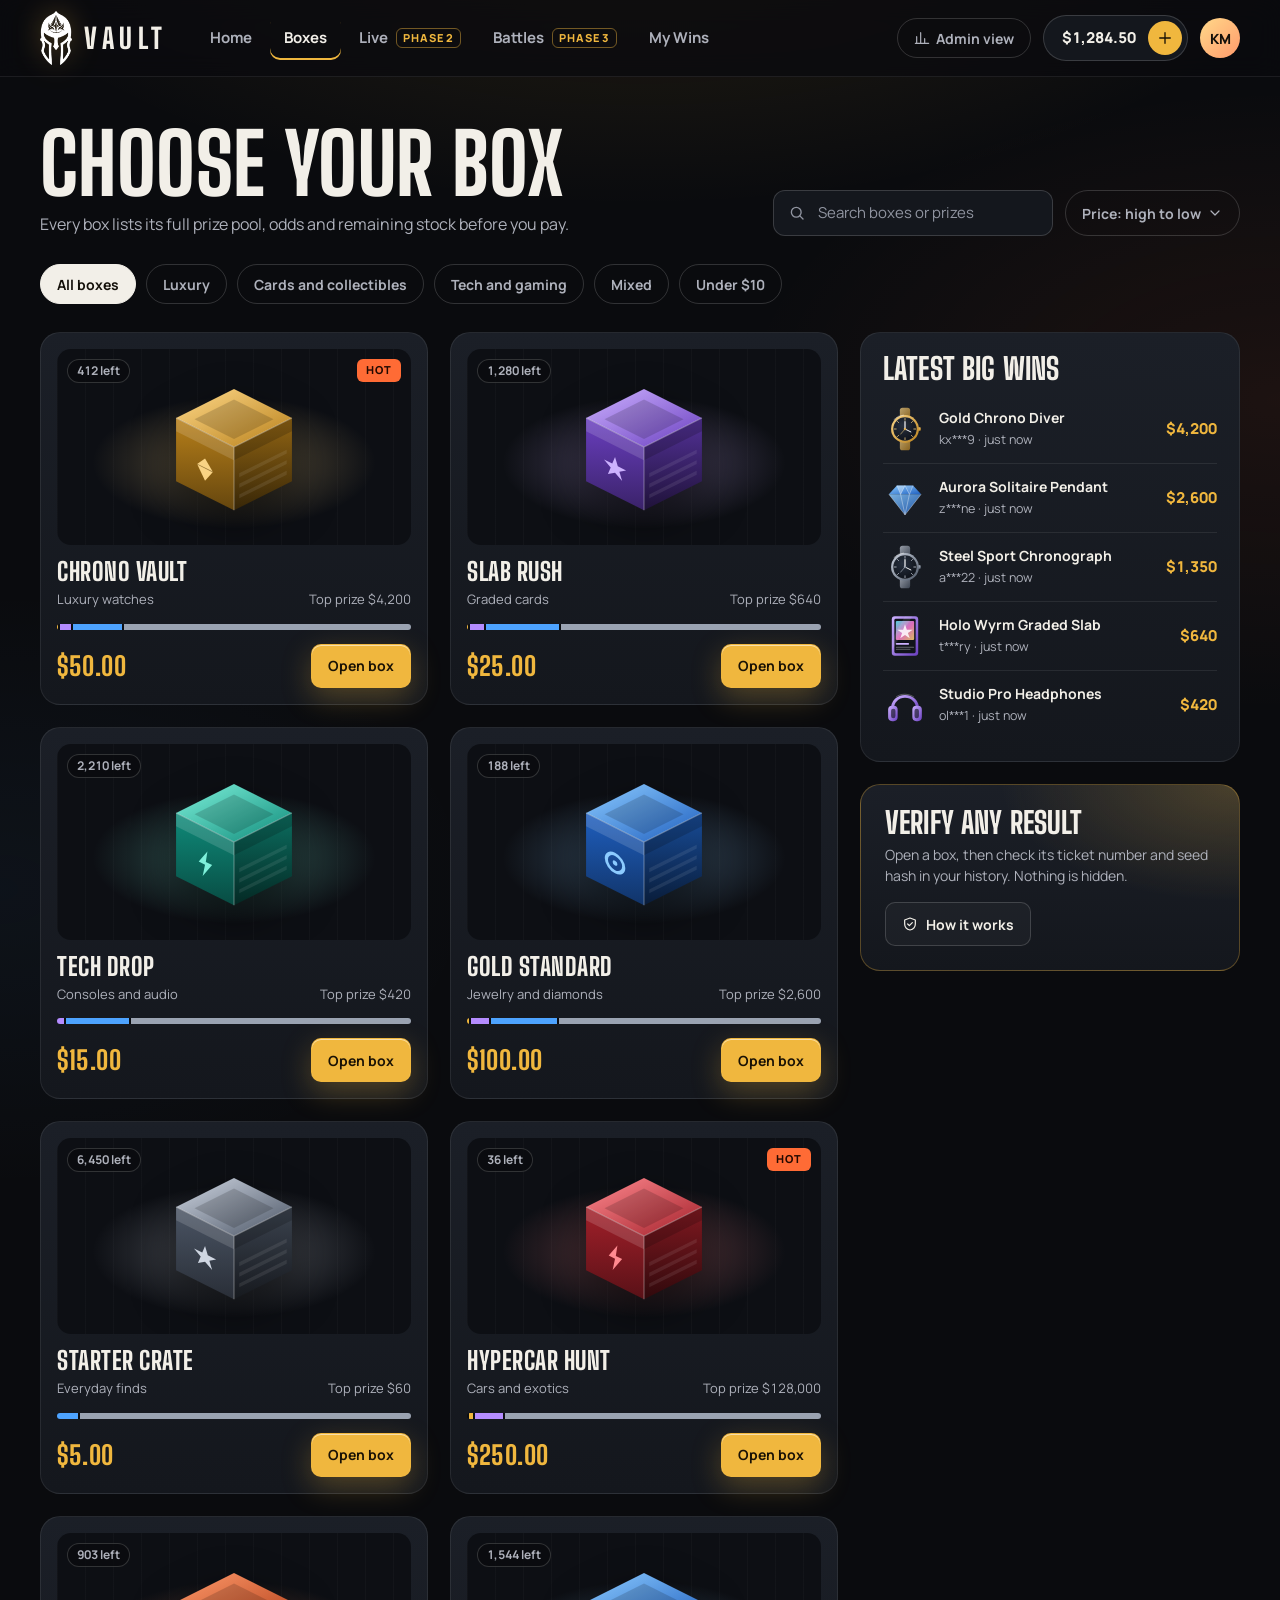
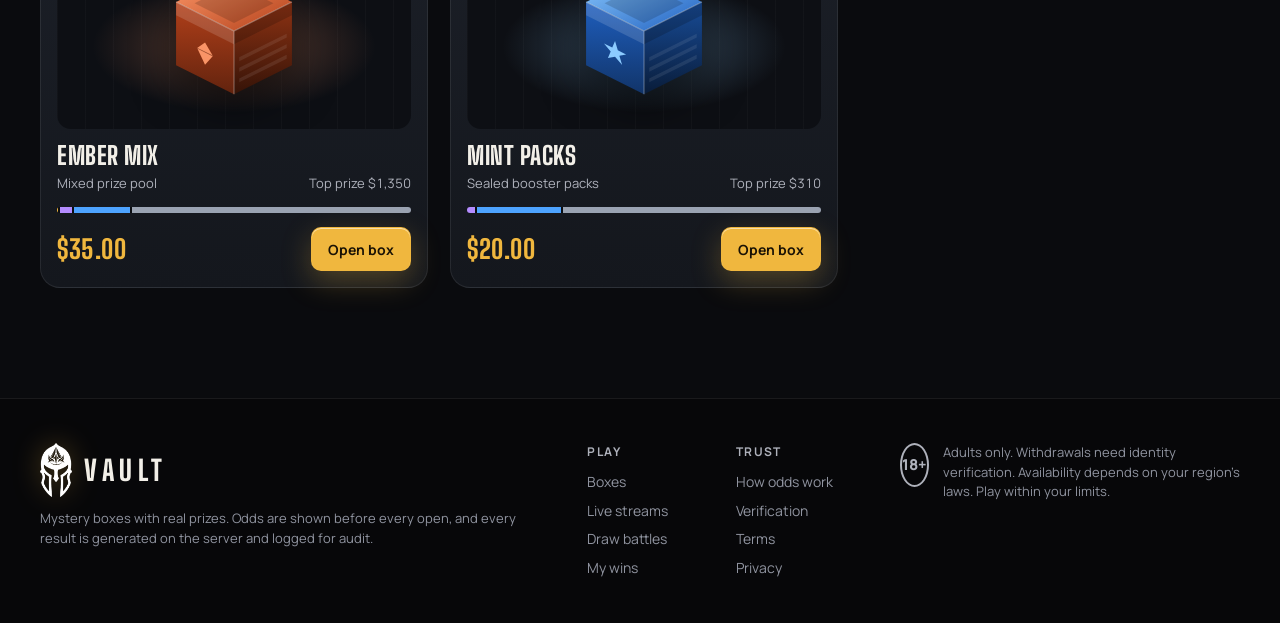
<file: vault-site/boxes.html>
<!doctype html>
<html lang="en">
<head>
<meta charset="utf-8">
<meta name="viewport" content="width=device-width, initial-scale=1">
<title>Vault Boxes</title>
<link rel="preconnect" href="https://fonts.googleapis.com">
<link rel="preconnect" href="https://fonts.gstatic.com" crossorigin>
<link href="https://fonts.googleapis.com/css2?family=Big+Shoulders+Display:wght@700;800;900&family=Manrope:wght@400;500;600;700;800&display=swap" rel="stylesheet">
<link rel="icon" href="assets/vault-helmet.png">
<link rel="stylesheet" href="css/base.css">
<link rel="stylesheet" href="css/boxes.css">
</head>
<body>
<div class="pg"><header class="nav"><div class="wrap">
<a class="brand" href="index.html"><img src="assets/vault-helmet.png" alt=""><b>Vault</b></a>
<nav class="links" aria-label="Main"><a href="index.html">Home</a><a href="boxes.html" class=on>Boxes</a><a href="live.html">Live<span class=ph>Phase 2</span></a><a href="battles.html">Battles<span class=ph>Phase 3</span></a><a href="wallet.html">My Wins</a></nav>
<div class="navr"><a class="chip" href="admin.html"><svg class="ic" width="16" height="16" viewBox="0 0 24 24" fill="none" stroke="currentColor" stroke-width="1.8" stroke-linecap="round" stroke-linejoin="round" aria-hidden="true"><path d="M4 20V10M10 20V4M16 20v-7M22 20H2"/></svg> Admin view</a><a class="bal" href="wallet.html"><span class="num">$1,284.50</span><span class="pl"><svg class="ic" width="18" height="18" viewBox="0 0 24 24" fill="none" stroke="currentColor" stroke-width="1.8" stroke-linecap="round" stroke-linejoin="round" aria-hidden="true"><path d="M12 5v14M5 12h14"/></svg></span></a><span class="av">KM</span></div>
</div></header><main class="wrap"><div class="sech" style="padding-top:48px"><div><h1 class="disp h1s">Choose your box</h1><p class="sub">Every box lists its full prize pool, odds and remaining stock before you pay.</p></div>
<div style="display:flex;gap:12px;flex-wrap:wrap"><label class="search"><span class="sr">Search boxes</span><svg class="ic" width="18" height="18" viewBox="0 0 24 24" fill="none" stroke="currentColor" stroke-width="1.8" stroke-linecap="round" stroke-linejoin="round" aria-hidden="true"><circle cx="11" cy="11" r="6.5"/><path d="M20 20l-4.5-4.5"/></svg><input id="q" type="search" placeholder="Search boxes or prizes"></label><button class="chip" type="button">Price: high to low <svg class="ic" width="16" height="16" viewBox="0 0 24 24" fill="none" stroke="currentColor" stroke-width="1.8" stroke-linecap="round" stroke-linejoin="round" aria-hidden="true"><path d="M6 9l6 6 6-6"/></svg></button></div></div>
<div style="display:flex;gap:10px;flex-wrap:wrap;margin-bottom:28px"><button class="chip on" type="button">All boxes</button><button class="chip" type="button">Luxury</button><button class="chip" type="button">Cards and collectibles</button><button class="chip" type="button">Tech and gaming</button><button class="chip" type="button">Mixed</button><button class="chip" type="button">Under $10</button></div><div class="row"><section class="main"><div class="grid g4" style="grid-template-columns:repeat(auto-fill,minmax(min(260px,100%),1fr))"><a class="card bx" href="box.html"><span class="stock num">412 left</span><span class="hot">Hot</span>
<div class="bxa" style="--gl:rgba(255,217,138,0.34)"><svg viewBox="0 0 120 120" aria-hidden="true"><defs>
<linearGradient id="c20t" x1="0" y1="0" x2="1" y2="1"><stop offset="0" stop-color="#ffd98a"/><stop offset="1" stop-color="#b8801a"/></linearGradient>
<linearGradient id="c20l" x1="0" y1="0" x2="0" y2="1"><stop offset="0" stop-color="#b8801a"/><stop offset="1" stop-color="#65460e"/></linearGradient>
<linearGradient id="c20r" x1="0" y1="0" x2="0" y2="1"><stop offset="0" stop-color="#936614"/><stop offset="1" stop-color="#372607"/></linearGradient></defs>
<polygon points="16,38 60,60 60,108 16,86" fill="url(#c20l)"/>
<polygon points="104,38 60,60 60,108 104,86" fill="url(#c20r)"/>
<polygon points="60,16 104,38 60,60 16,38" fill="url(#c20t)"/>
<polygon points="60,24 90,39 60,54 30,39" fill="#000" opacity=".16"/>
<polygon points="16,38 60,60 60,70 16,48" fill="#fff" opacity=".14"/>
<polygon points="104,38 60,60 60,70 104,48" fill="#000" opacity=".18"/>
<g transform="matrix(1 .5 0 1 16 38)"><g transform="translate(22 27) scale(.6) translate(-22 -34)"><path d="M22 22 L32 34 L22 50 L12 34Z" fill="#ffd98a" opacity=".95"/><path d="M12 34 H32" stroke="#65460e" stroke-width="1.2" opacity=".6"/></g></g>
<g stroke="#fff" opacity=".3" stroke-width=".9"><path d="M60 60 V108"/><path d="M16 38 L60 60 L104 38" fill="none"/></g>
<g transform="matrix(1 -.5 0 1 60 60)" fill="#fff" opacity=".08"><rect x="4" y="22" width="36" height="3"/><rect x="4" y="30" width="36" height="3"/><rect x="4" y="38" width="36" height="3"/></g>
</svg></div>
<div><div class="bxn">Chrono Vault</div><div class="bxm" style="margin-top:6px"><span>Luxury watches</span><span class="num">Top prize $4,200</span></div></div>
<div class="odds"><i style="flex:0.3;background:#f0b73e"></i><i style="flex:3.1;background:#b48cff"></i><i style="flex:14;background:#4da3ff"></i><i style="flex:82.6;background:#9aa3b2"></i></div>
<div class="bxm"><span class="pr num">$50.00</span><span class="btn gold sm">Open box</span></div></a><a class="card bx" href="box.html"><span class="stock num">1,280 left</span>
<div class="bxa" style="--gl:rgba(205,178,255,0.34)"><svg viewBox="0 0 120 120" aria-hidden="true"><defs>
<linearGradient id="c21t" x1="0" y1="0" x2="1" y2="1"><stop offset="0" stop-color="#cdb2ff"/><stop offset="1" stop-color="#6a3fc0"/></linearGradient>
<linearGradient id="c21l" x1="0" y1="0" x2="0" y2="1"><stop offset="0" stop-color="#6a3fc0"/><stop offset="1" stop-color="#3a2269"/></linearGradient>
<linearGradient id="c21r" x1="0" y1="0" x2="0" y2="1"><stop offset="0" stop-color="#543299"/><stop offset="1" stop-color="#1f1239"/></linearGradient></defs>
<polygon points="16,38 60,60 60,108 16,86" fill="url(#c21l)"/>
<polygon points="104,38 60,60 60,108 104,86" fill="url(#c21r)"/>
<polygon points="60,16 104,38 60,60 16,38" fill="url(#c21t)"/>
<polygon points="60,24 90,39 60,54 30,39" fill="#000" opacity=".16"/>
<polygon points="16,38 60,60 60,70 16,48" fill="#fff" opacity=".14"/>
<polygon points="104,38 60,60 60,70 104,48" fill="#000" opacity=".18"/>
<g transform="matrix(1 .5 0 1 16 38)"><g transform="translate(22 27) scale(.6) translate(-22 -34)"><path d="M22 20 L25.5 30 L36 30 L27.5 36 L31 46 L22 40 L13 46 L16.5 36 L8 30 L18.5 30Z" fill="#cdb2ff"/></g></g>
<g stroke="#fff" opacity=".3" stroke-width=".9"><path d="M60 60 V108"/><path d="M16 38 L60 60 L104 38" fill="none"/></g>
<g transform="matrix(1 -.5 0 1 60 60)" fill="#fff" opacity=".08"><rect x="4" y="22" width="36" height="3"/><rect x="4" y="30" width="36" height="3"/><rect x="4" y="38" width="36" height="3"/></g>
</svg></div>
<div><div class="bxn">Slab Rush</div><div class="bxm" style="margin-top:6px"><span>Graded cards</span><span class="num">Top prize $640</span></div></div>
<div class="odds"><i style="flex:0.4;background:#f0b73e"></i><i style="flex:4;background:#b48cff"></i><i style="flex:21;background:#4da3ff"></i><i style="flex:74.6;background:#9aa3b2"></i></div>
<div class="bxm"><span class="pr num">$25.00</span><span class="btn gold sm">Open box</span></div></a><a class="card bx" href="box.html"><span class="stock num">2,210 left</span>
<div class="bxa" style="--gl:rgba(126,240,218,0.34)"><svg viewBox="0 0 120 120" aria-hidden="true"><defs>
<linearGradient id="c22t" x1="0" y1="0" x2="1" y2="1"><stop offset="0" stop-color="#7ef0da"/><stop offset="1" stop-color="#0f8b7a"/></linearGradient>
<linearGradient id="c22l" x1="0" y1="0" x2="0" y2="1"><stop offset="0" stop-color="#0f8b7a"/><stop offset="1" stop-color="#084c43"/></linearGradient>
<linearGradient id="c22r" x1="0" y1="0" x2="0" y2="1"><stop offset="0" stop-color="#0c6f61"/><stop offset="1" stop-color="#042924"/></linearGradient></defs>
<polygon points="16,38 60,60 60,108 16,86" fill="url(#c22l)"/>
<polygon points="104,38 60,60 60,108 104,86" fill="url(#c22r)"/>
<polygon points="60,16 104,38 60,60 16,38" fill="url(#c22t)"/>
<polygon points="60,24 90,39 60,54 30,39" fill="#000" opacity=".16"/>
<polygon points="16,38 60,60 60,70 16,48" fill="#fff" opacity=".14"/>
<polygon points="104,38 60,60 60,70 104,48" fill="#000" opacity=".18"/>
<g transform="matrix(1 .5 0 1 16 38)"><g transform="translate(22 27) scale(.6) translate(-22 -34)"><path d="M25 18 L14 36 H22 L19 52 L31 32 H23Z" fill="#7ef0da"/></g></g>
<g stroke="#fff" opacity=".3" stroke-width=".9"><path d="M60 60 V108"/><path d="M16 38 L60 60 L104 38" fill="none"/></g>
<g transform="matrix(1 -.5 0 1 60 60)" fill="#fff" opacity=".08"><rect x="4" y="22" width="36" height="3"/><rect x="4" y="30" width="36" height="3"/><rect x="4" y="38" width="36" height="3"/></g>
</svg></div>
<div><div class="bxn">Tech Drop</div><div class="bxm" style="margin-top:6px"><span>Consoles and audio</span><span class="num">Top prize $420</span></div></div>
<div class="odds"><i style="flex:2;background:#b48cff"></i><i style="flex:18;background:#4da3ff"></i><i style="flex:80;background:#9aa3b2"></i></div>
<div class="bxm"><span class="pr num">$15.00</span><span class="btn gold sm">Open box</span></div></a><a class="card bx" href="box.html"><span class="stock num">188 left</span>
<div class="bxa" style="--gl:rgba(140,203,255,0.34)"><svg viewBox="0 0 120 120" aria-hidden="true"><defs>
<linearGradient id="c23t" x1="0" y1="0" x2="1" y2="1"><stop offset="0" stop-color="#8ccbff"/><stop offset="1" stop-color="#1f5fbf"/></linearGradient>
<linearGradient id="c23l" x1="0" y1="0" x2="0" y2="1"><stop offset="0" stop-color="#1f5fbf"/><stop offset="1" stop-color="#113469"/></linearGradient>
<linearGradient id="c23r" x1="0" y1="0" x2="0" y2="1"><stop offset="0" stop-color="#184c98"/><stop offset="1" stop-color="#091c39"/></linearGradient></defs>
<polygon points="16,38 60,60 60,108 16,86" fill="url(#c23l)"/>
<polygon points="104,38 60,60 60,108 104,86" fill="url(#c23r)"/>
<polygon points="60,16 104,38 60,60 16,38" fill="url(#c23t)"/>
<polygon points="60,24 90,39 60,54 30,39" fill="#000" opacity=".16"/>
<polygon points="16,38 60,60 60,70 16,48" fill="#fff" opacity=".14"/>
<polygon points="104,38 60,60 60,70 104,48" fill="#000" opacity=".18"/>
<g transform="matrix(1 .5 0 1 16 38)"><g transform="translate(22 27) scale(.6) translate(-22 -34)"><circle cx="22" cy="34" r="11" fill="none" stroke="#8ccbff" stroke-width="4"/><circle cx="22" cy="34" r="3" fill="#8ccbff"/></g></g>
<g stroke="#fff" opacity=".3" stroke-width=".9"><path d="M60 60 V108"/><path d="M16 38 L60 60 L104 38" fill="none"/></g>
<g transform="matrix(1 -.5 0 1 60 60)" fill="#fff" opacity=".08"><rect x="4" y="22" width="36" height="3"/><rect x="4" y="30" width="36" height="3"/><rect x="4" y="38" width="36" height="3"/></g>
</svg></div>
<div><div class="bxn">Gold Standard</div><div class="bxm" style="margin-top:6px"><span>Jewelry and diamonds</span><span class="num">Top prize $2,600</span></div></div>
<div class="odds"><i style="flex:0.6;background:#f0b73e"></i><i style="flex:5;background:#b48cff"></i><i style="flex:19;background:#4da3ff"></i><i style="flex:75.4;background:#9aa3b2"></i></div>
<div class="bxm"><span class="pr num">$100.00</span><span class="btn gold sm">Open box</span></div></a><a class="card bx" href="box.html"><span class="stock num">6,450 left</span>
<div class="bxa" style="--gl:rgba(207,214,226,0.34)"><svg viewBox="0 0 120 120" aria-hidden="true"><defs>
<linearGradient id="c24t" x1="0" y1="0" x2="1" y2="1"><stop offset="0" stop-color="#cfd6e2"/><stop offset="1" stop-color="#4b5565"/></linearGradient>
<linearGradient id="c24l" x1="0" y1="0" x2="0" y2="1"><stop offset="0" stop-color="#4b5565"/><stop offset="1" stop-color="#292e37"/></linearGradient>
<linearGradient id="c24r" x1="0" y1="0" x2="0" y2="1"><stop offset="0" stop-color="#3c4450"/><stop offset="1" stop-color="#16191e"/></linearGradient></defs>
<polygon points="16,38 60,60 60,108 16,86" fill="url(#c24l)"/>
<polygon points="104,38 60,60 60,108 104,86" fill="url(#c24r)"/>
<polygon points="60,16 104,38 60,60 16,38" fill="url(#c24t)"/>
<polygon points="60,24 90,39 60,54 30,39" fill="#000" opacity=".16"/>
<polygon points="16,38 60,60 60,70 16,48" fill="#fff" opacity=".14"/>
<polygon points="104,38 60,60 60,70 104,48" fill="#000" opacity=".18"/>
<g transform="matrix(1 .5 0 1 16 38)"><g transform="translate(22 27) scale(.6) translate(-22 -34)"><path d="M22 20 L25.5 30 L36 30 L27.5 36 L31 46 L22 40 L13 46 L16.5 36 L8 30 L18.5 30Z" fill="#cfd6e2"/></g></g>
<g stroke="#fff" opacity=".3" stroke-width=".9"><path d="M60 60 V108"/><path d="M16 38 L60 60 L104 38" fill="none"/></g>
<g transform="matrix(1 -.5 0 1 60 60)" fill="#fff" opacity=".08"><rect x="4" y="22" width="36" height="3"/><rect x="4" y="30" width="36" height="3"/><rect x="4" y="38" width="36" height="3"/></g>
</svg></div>
<div><div class="bxn">Starter Crate</div><div class="bxm" style="margin-top:6px"><span>Everyday finds</span><span class="num">Top prize $60</span></div></div>
<div class="odds"><i style="flex:6;background:#4da3ff"></i><i style="flex:94;background:#9aa3b2"></i></div>
<div class="bxm"><span class="pr num">$5.00</span><span class="btn gold sm">Open box</span></div></a><a class="card bx" href="box.html"><span class="stock num">36 left</span><span class="hot">Hot</span>
<div class="bxa" style="--gl:rgba(255,138,144,0.34)"><svg viewBox="0 0 120 120" aria-hidden="true"><defs>
<linearGradient id="c25t" x1="0" y1="0" x2="1" y2="1"><stop offset="0" stop-color="#ff8a90"/><stop offset="1" stop-color="#a3202a"/></linearGradient>
<linearGradient id="c25l" x1="0" y1="0" x2="0" y2="1"><stop offset="0" stop-color="#a3202a"/><stop offset="1" stop-color="#591117"/></linearGradient>
<linearGradient id="c25r" x1="0" y1="0" x2="0" y2="1"><stop offset="0" stop-color="#821921"/><stop offset="1" stop-color="#30090c"/></linearGradient></defs>
<polygon points="16,38 60,60 60,108 16,86" fill="url(#c25l)"/>
<polygon points="104,38 60,60 60,108 104,86" fill="url(#c25r)"/>
<polygon points="60,16 104,38 60,60 16,38" fill="url(#c25t)"/>
<polygon points="60,24 90,39 60,54 30,39" fill="#000" opacity=".16"/>
<polygon points="16,38 60,60 60,70 16,48" fill="#fff" opacity=".14"/>
<polygon points="104,38 60,60 60,70 104,48" fill="#000" opacity=".18"/>
<g transform="matrix(1 .5 0 1 16 38)"><g transform="translate(22 27) scale(.6) translate(-22 -34)"><path d="M25 18 L14 36 H22 L19 52 L31 32 H23Z" fill="#ff8a90"/></g></g>
<g stroke="#fff" opacity=".3" stroke-width=".9"><path d="M60 60 V108"/><path d="M16 38 L60 60 L104 38" fill="none"/></g>
<g transform="matrix(1 -.5 0 1 60 60)" fill="#fff" opacity=".08"><rect x="4" y="22" width="36" height="3"/><rect x="4" y="30" width="36" height="3"/><rect x="4" y="38" width="36" height="3"/></g>
</svg></div>
<div><div class="bxn">Hypercar Hunt</div><div class="bxm" style="margin-top:6px"><span>Cars and exotics</span><span class="num">Top prize $128,000</span></div></div>
<div class="odds"><i style="flex:0.02;background:#ff6b35"></i><i style="flex:1.2;background:#f0b73e"></i><i style="flex:8;background:#b48cff"></i><i style="flex:90.78;background:#9aa3b2"></i></div>
<div class="bxm"><span class="pr num">$250.00</span><span class="btn gold sm">Open box</span></div></a><a class="card bx" href="box.html"><span class="stock num">903 left</span>
<div class="bxa" style="--gl:rgba(255,154,107,0.34)"><svg viewBox="0 0 120 120" aria-hidden="true"><defs>
<linearGradient id="c26t" x1="0" y1="0" x2="1" y2="1"><stop offset="0" stop-color="#ff9a6b"/><stop offset="1" stop-color="#b3401a"/></linearGradient>
<linearGradient id="c26l" x1="0" y1="0" x2="0" y2="1"><stop offset="0" stop-color="#b3401a"/><stop offset="1" stop-color="#62230e"/></linearGradient>
<linearGradient id="c26r" x1="0" y1="0" x2="0" y2="1"><stop offset="0" stop-color="#8f3314"/><stop offset="1" stop-color="#351307"/></linearGradient></defs>
<polygon points="16,38 60,60 60,108 16,86" fill="url(#c26l)"/>
<polygon points="104,38 60,60 60,108 104,86" fill="url(#c26r)"/>
<polygon points="60,16 104,38 60,60 16,38" fill="url(#c26t)"/>
<polygon points="60,24 90,39 60,54 30,39" fill="#000" opacity=".16"/>
<polygon points="16,38 60,60 60,70 16,48" fill="#fff" opacity=".14"/>
<polygon points="104,38 60,60 60,70 104,48" fill="#000" opacity=".18"/>
<g transform="matrix(1 .5 0 1 16 38)"><g transform="translate(22 27) scale(.6) translate(-22 -34)"><path d="M22 22 L32 34 L22 50 L12 34Z" fill="#ff9a6b" opacity=".95"/><path d="M12 34 H32" stroke="#62230e" stroke-width="1.2" opacity=".6"/></g></g>
<g stroke="#fff" opacity=".3" stroke-width=".9"><path d="M60 60 V108"/><path d="M16 38 L60 60 L104 38" fill="none"/></g>
<g transform="matrix(1 -.5 0 1 60 60)" fill="#fff" opacity=".08"><rect x="4" y="22" width="36" height="3"/><rect x="4" y="30" width="36" height="3"/><rect x="4" y="38" width="36" height="3"/></g>
</svg></div>
<div><div class="bxn">Ember Mix</div><div class="bxm" style="margin-top:6px"><span>Mixed prize pool</span><span class="num">Top prize $1,350</span></div></div>
<div class="odds"><i style="flex:0.3;background:#f0b73e"></i><i style="flex:3.5;background:#b48cff"></i><i style="flex:16;background:#4da3ff"></i><i style="flex:80.2;background:#9aa3b2"></i></div>
<div class="bxm"><span class="pr num">$35.00</span><span class="btn gold sm">Open box</span></div></a><a class="card bx" href="box.html"><span class="stock num">1,544 left</span>
<div class="bxa" style="--gl:rgba(140,203,255,0.34)"><svg viewBox="0 0 120 120" aria-hidden="true"><defs>
<linearGradient id="c27t" x1="0" y1="0" x2="1" y2="1"><stop offset="0" stop-color="#8ccbff"/><stop offset="1" stop-color="#1f5fbf"/></linearGradient>
<linearGradient id="c27l" x1="0" y1="0" x2="0" y2="1"><stop offset="0" stop-color="#1f5fbf"/><stop offset="1" stop-color="#113469"/></linearGradient>
<linearGradient id="c27r" x1="0" y1="0" x2="0" y2="1"><stop offset="0" stop-color="#184c98"/><stop offset="1" stop-color="#091c39"/></linearGradient></defs>
<polygon points="16,38 60,60 60,108 16,86" fill="url(#c27l)"/>
<polygon points="104,38 60,60 60,108 104,86" fill="url(#c27r)"/>
<polygon points="60,16 104,38 60,60 16,38" fill="url(#c27t)"/>
<polygon points="60,24 90,39 60,54 30,39" fill="#000" opacity=".16"/>
<polygon points="16,38 60,60 60,70 16,48" fill="#fff" opacity=".14"/>
<polygon points="104,38 60,60 60,70 104,48" fill="#000" opacity=".18"/>
<g transform="matrix(1 .5 0 1 16 38)"><g transform="translate(22 27) scale(.6) translate(-22 -34)"><path d="M22 20 L25.5 30 L36 30 L27.5 36 L31 46 L22 40 L13 46 L16.5 36 L8 30 L18.5 30Z" fill="#8ccbff"/></g></g>
<g stroke="#fff" opacity=".3" stroke-width=".9"><path d="M60 60 V108"/><path d="M16 38 L60 60 L104 38" fill="none"/></g>
<g transform="matrix(1 -.5 0 1 60 60)" fill="#fff" opacity=".08"><rect x="4" y="22" width="36" height="3"/><rect x="4" y="30" width="36" height="3"/><rect x="4" y="38" width="36" height="3"/></g>
</svg></div>
<div><div class="bxn">Mint Packs</div><div class="bxm" style="margin-top:6px"><span>Sealed booster packs</span><span class="num">Top prize $310</span></div></div>
<div class="odds"><i style="flex:2.4;background:#b48cff"></i><i style="flex:24;background:#4da3ff"></i><i style="flex:73.6;background:#9aa3b2"></i></div>
<div class="bxm"><span class="pr num">$20.00</span><span class="btn gold sm">Open box</span></div></a></div></section><aside class="side"><div class="card wins"><h3 class="disp">Latest big wins</h3><div class="w"><span class="mini"><svg viewBox="0 0 120 120" aria-hidden="true"><defs><linearGradient id="a28g" x1="0" y1="0" x2="1" y2="1"><stop offset="0" stop-color="#ffd98a"/><stop offset="1" stop-color="#b8801a"/></linearGradient><linearGradient id="a28h" x1="0" y1="0" x2="1" y2="1"><stop offset="0" stop-color="#5ef2ff"/><stop offset=".5" stop-color="#ff7ad9"/><stop offset="1" stop-color="#ffd86b"/></linearGradient><radialGradient id="a28f" cx=".4" cy=".35" r=".8"><stop offset="0" stop-color="#27303f"/><stop offset="1" stop-color="#0a0d13"/></radialGradient></defs><rect x="46" y="2" width="28" height="34" rx="7" fill="url(#a28g)" opacity=".7"/><rect x="46" y="84" width="28" height="34" rx="7" fill="url(#a28g)" opacity=".7"/><rect x="95" y="55" width="8" height="10" rx="2" fill="url(#a28g)"/><circle cx="60" cy="60" r="38" fill="url(#a28g)"/><circle cx="60" cy="60" r="32" fill="url(#a28f)"/><circle cx="60" cy="60" r="32" fill="none" stroke="#fff" stroke-opacity=".18"/><path d="M60 31v5M60 84v5M31 60h5M84 60h5M39.5 39.5l3 3M80.5 39.5l-3 3M39.5 80.5l3-3M80.5 80.5l-3-3" stroke="#ffd98a" stroke-width="2" stroke-linecap="round"/><path d="M60 60V40" stroke="#fff" stroke-width="3.2" stroke-linecap="round"/><path d="M60 60L76 68" stroke="#fff" stroke-width="2.6" stroke-linecap="round"/><path d="M60 60L48 74" stroke="#ffd98a" stroke-width="1.4" stroke-linecap="round"/><circle cx="60" cy="60" r="3.4" fill="url(#a28g)"/><path d="M30 34 A38 38 0 0 1 56 22" stroke="#fff" stroke-opacity=".5" stroke-width="2.4" fill="none" stroke-linecap="round"/></svg></span><span><b>Gold Chrono Diver</b><small>kx***9 &middot; just now</small></span><span class="v num">$4,200</span></div><div class="w"><span class="mini"><svg viewBox="0 0 120 120" aria-hidden="true"><defs><linearGradient id="a29g" x1="0" y1="0" x2="1" y2="1"><stop offset="0" stop-color="#8ccbff"/><stop offset="1" stop-color="#1f5fbf"/></linearGradient><linearGradient id="a29h" x1="0" y1="0" x2="1" y2="1"><stop offset="0" stop-color="#5ef2ff"/><stop offset=".5" stop-color="#ff7ad9"/><stop offset="1" stop-color="#ffd86b"/></linearGradient><radialGradient id="a29f" cx=".4" cy=".35" r=".8"><stop offset="0" stop-color="#27303f"/><stop offset="1" stop-color="#0a0d13"/></radialGradient></defs><polygon points="38,26 82,26 104,50 16,50" fill="url(#a29g)"/><polygon points="16,50 104,50 60,106" fill="url(#a29g)" opacity=".85"/><g fill="none" stroke="#fff" stroke-opacity=".7" stroke-width="1.4" stroke-linejoin="round"><path d="M38 26 L48 50 L60 26 L72 50 L82 26"/><path d="M48 50 L60 106 L72 50"/><path d="M16 50 L60 106 L104 50"/></g><polygon points="38,26 60,26 48,50" fill="#fff" opacity=".35"/><polygon points="60,26 82,26 72,50" fill="#fff" opacity=".12"/></svg></span><span><b>Aurora Solitaire Pendant</b><small>z***ne &middot; just now</small></span><span class="v num">$2,600</span></div><div class="w"><span class="mini"><svg viewBox="0 0 120 120" aria-hidden="true"><defs><linearGradient id="a30g" x1="0" y1="0" x2="1" y2="1"><stop offset="0" stop-color="#cfd6e2"/><stop offset="1" stop-color="#4b5565"/></linearGradient><linearGradient id="a30h" x1="0" y1="0" x2="1" y2="1"><stop offset="0" stop-color="#5ef2ff"/><stop offset=".5" stop-color="#ff7ad9"/><stop offset="1" stop-color="#ffd86b"/></linearGradient><radialGradient id="a30f" cx=".4" cy=".35" r=".8"><stop offset="0" stop-color="#27303f"/><stop offset="1" stop-color="#0a0d13"/></radialGradient></defs><rect x="46" y="2" width="28" height="34" rx="7" fill="url(#a30g)" opacity=".7"/><rect x="46" y="84" width="28" height="34" rx="7" fill="url(#a30g)" opacity=".7"/><rect x="95" y="55" width="8" height="10" rx="2" fill="url(#a30g)"/><circle cx="60" cy="60" r="38" fill="url(#a30g)"/><circle cx="60" cy="60" r="32" fill="url(#a30f)"/><circle cx="60" cy="60" r="32" fill="none" stroke="#fff" stroke-opacity=".18"/><path d="M60 31v5M60 84v5M31 60h5M84 60h5M39.5 39.5l3 3M80.5 39.5l-3 3M39.5 80.5l3-3M80.5 80.5l-3-3" stroke="#cfd6e2" stroke-width="2" stroke-linecap="round"/><path d="M60 60V40" stroke="#fff" stroke-width="3.2" stroke-linecap="round"/><path d="M60 60L76 68" stroke="#fff" stroke-width="2.6" stroke-linecap="round"/><path d="M60 60L48 74" stroke="#cfd6e2" stroke-width="1.4" stroke-linecap="round"/><circle cx="60" cy="60" r="3.4" fill="url(#a30g)"/><path d="M30 34 A38 38 0 0 1 56 22" stroke="#fff" stroke-opacity=".5" stroke-width="2.4" fill="none" stroke-linecap="round"/></svg></span><span><b>Steel Sport Chronograph</b><small>a***22 &middot; just now</small></span><span class="v num">$1,350</span></div><div class="w"><span class="mini"><svg viewBox="0 0 120 120" aria-hidden="true"><defs><linearGradient id="a31g" x1="0" y1="0" x2="1" y2="1"><stop offset="0" stop-color="#cdb2ff"/><stop offset="1" stop-color="#6a3fc0"/></linearGradient><linearGradient id="a31h" x1="0" y1="0" x2="1" y2="1"><stop offset="0" stop-color="#5ef2ff"/><stop offset=".5" stop-color="#ff7ad9"/><stop offset="1" stop-color="#ffd86b"/></linearGradient><radialGradient id="a31f" cx=".4" cy=".35" r=".8"><stop offset="0" stop-color="#27303f"/><stop offset="1" stop-color="#0a0d13"/></radialGradient></defs><rect x="24" y="6" width="72" height="108" rx="8" fill="url(#a31g)"/><rect x="31" y="13" width="58" height="94" rx="4" fill="#10131a"/><rect x="35" y="19" width="50" height="52" rx="3" fill="url(#a31h)" opacity=".85"/><path d="M60 28 L65 43 L81 43 L68 52 L73 66 L60 57 L47 66 L52 52 L39 43 L55 43Z" fill="#fff" opacity=".85"/><rect x="35" y="79" width="36" height="5" rx="2" fill="#cdb2ff"/><rect x="35" y="89" width="50" height="3" rx="1.5" fill="#fff" opacity=".35"/><rect x="35" y="95" width="40" height="3" rx="1.5" fill="#fff" opacity=".25"/><path d="M24 70 L60 6 H80 L24 100Z" fill="#fff" opacity=".1"/></svg></span><span><b>Holo Wyrm Graded Slab</b><small>t***ry &middot; just now</small></span><span class="v num">$640</span></div><div class="w"><span class="mini"><svg viewBox="0 0 120 120" aria-hidden="true"><defs><linearGradient id="a32g" x1="0" y1="0" x2="1" y2="1"><stop offset="0" stop-color="#cdb2ff"/><stop offset="1" stop-color="#6a3fc0"/></linearGradient><linearGradient id="a32h" x1="0" y1="0" x2="1" y2="1"><stop offset="0" stop-color="#5ef2ff"/><stop offset=".5" stop-color="#ff7ad9"/><stop offset="1" stop-color="#ffd86b"/></linearGradient><radialGradient id="a32f" cx=".4" cy=".35" r=".8"><stop offset="0" stop-color="#27303f"/><stop offset="1" stop-color="#0a0d13"/></radialGradient></defs><path d="M26 74 C22 24 98 24 94 74" fill="none" stroke="url(#a32g)" stroke-width="8" stroke-linecap="round"/><rect x="14" y="62" width="26" height="42" rx="11" fill="url(#a32g)"/><rect x="80" y="62" width="26" height="42" rx="11" fill="url(#a32g)"/><rect x="22" y="70" width="12" height="26" rx="6" fill="#0a0d13" opacity=".6"/><rect x="86" y="70" width="12" height="26" rx="6" fill="#0a0d13" opacity=".6"/><path d="M36 38 C48 28 70 28 84 38" stroke="#fff" stroke-opacity=".4" stroke-width="2" fill="none" stroke-linecap="round"/></svg></span><span><b>Studio Pro Headphones</b><small>ol***1 &middot; just now</small></span><span class="v num">$420</span></div></div>
<div class="card promo"><h3 class="disp">Verify any result</h3><p>Open a box, then check its ticket number and seed hash in your history. Nothing is hidden.</p><a class="btn ghost sm" href="box.html"><svg class="ic" width="16" height="16" viewBox="0 0 24 24" fill="none" stroke="currentColor" stroke-width="1.8" stroke-linecap="round" stroke-linejoin="round" aria-hidden="true"><path d="M12 3l8 3v6c0 5-3.5 8-8 9-4.5-1-8-4-8-9V6z"/><path d="M8.5 12l2.5 2.5L15.5 10"/></svg> How it works</a></div></aside></div></main><footer class="foot"><div class="wrap">
<div><a class="brand" href="index.html"><img src="assets/vault-helmet.png" alt=""><b>Vault</b></a><p>Mystery boxes with real prizes. Odds are shown before every open, and every result is generated on the server and logged for audit.</p></div>
<div><h4>Play</h4><ul><li><a href="boxes.html">Boxes</a></li><li><a href="live.html">Live streams</a></li><li><a href="battles.html">Draw battles</a></li><li><a href="wallet.html">My wins</a></li></ul></div>
<div><h4>Trust</h4><ul><li><a href="box.html">How odds work</a></li><li><a href="wallet.html">Verification</a></li><li><a href="index.html">Terms</a></li><li><a href="index.html">Privacy</a></li></ul></div>
<div style="display:flex;gap:14px;align-items:flex-start;max-width:340px"><span class="age">18+</span><p style="margin:0">Adults only. Withdrawals need identity verification. Availability depends on your region's laws. Play within your limits.</p></div>
</div></footer></div>
</body>
</html>
</file>
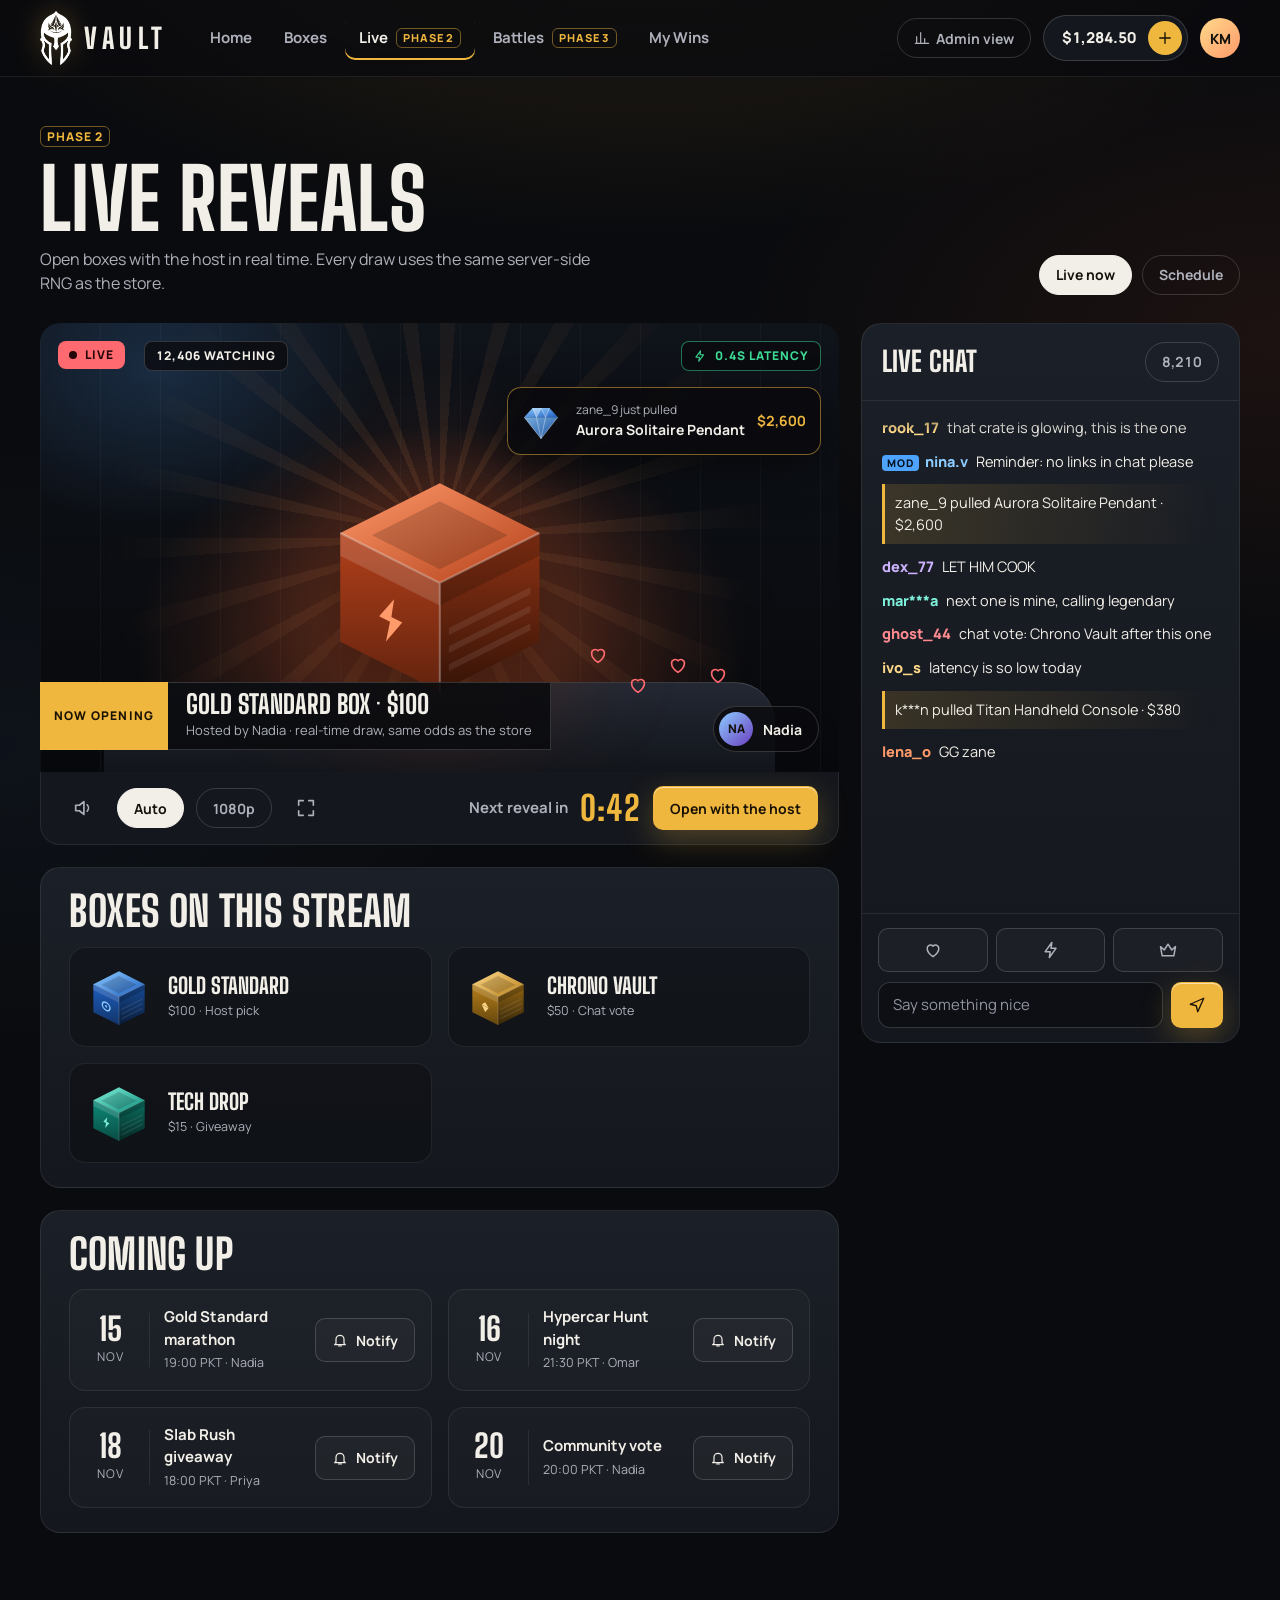
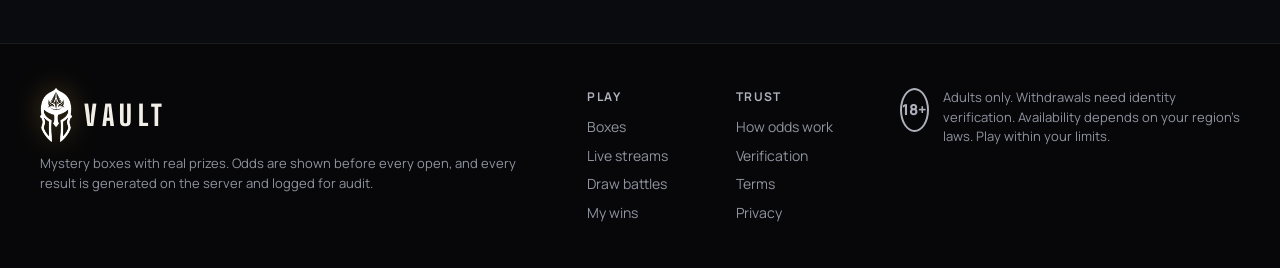
<file: vault-site/live.html>
<!doctype html>
<html lang="en">
<head>
<meta charset="utf-8">
<meta name="viewport" content="width=device-width, initial-scale=1">
<title>Vault Live</title>
<link rel="preconnect" href="https://fonts.googleapis.com">
<link rel="preconnect" href="https://fonts.gstatic.com" crossorigin>
<link href="https://fonts.googleapis.com/css2?family=Big+Shoulders+Display:wght@700;800;900&family=Manrope:wght@400;500;600;700;800&display=swap" rel="stylesheet">
<link rel="icon" href="assets/vault-helmet.png">
<link rel="stylesheet" href="css/base.css">
<link rel="stylesheet" href="css/live.css">
</head>
<body>
<div class="pg"><header class="nav"><div class="wrap">
<a class="brand" href="index.html"><img src="assets/vault-helmet.png" alt=""><b>Vault</b></a>
<nav class="links" aria-label="Main"><a href="index.html">Home</a><a href="boxes.html">Boxes</a><a href="live.html" class=on>Live<span class=ph>Phase 2</span></a><a href="battles.html">Battles<span class=ph>Phase 3</span></a><a href="wallet.html">My Wins</a></nav>
<div class="navr"><a class="chip" href="admin.html"><svg class="ic" width="16" height="16" viewBox="0 0 24 24" fill="none" stroke="currentColor" stroke-width="1.8" stroke-linecap="round" stroke-linejoin="round" aria-hidden="true"><path d="M4 20V10M10 20V4M16 20v-7M22 20H2"/></svg> Admin view</a><a class="bal" href="wallet.html"><span class="num">$1,284.50</span><span class="pl"><svg class="ic" width="18" height="18" viewBox="0 0 24 24" fill="none" stroke="currentColor" stroke-width="1.8" stroke-linecap="round" stroke-linejoin="round" aria-hidden="true"><path d="M12 5v14M5 12h14"/></svg></span></a><span class="av">KM</span></div>
</div></header><main class="wrap"><div class="sech" style="padding-top:48px"><div><span class="ph" style="font-size:12px">Phase 2</span><h1 class="disp h1s" style="margin-top:12px">Live reveals</h1><p class="sub">Open boxes with the host in real time. Every draw uses the same server-side RNG as the store.</p></div><div style="display:flex;gap:10px"><button class="chip on" type="button">Live now</button><button class="chip" type="button">Schedule</button></div></div><div class="row"><section class="main"><div><div class="scene"><div class="rays3"></div><div class="tbl"></div><div class="cr"><svg viewBox="0 0 120 120" aria-hidden="true"><defs>
<linearGradient id="c75t" x1="0" y1="0" x2="1" y2="1"><stop offset="0" stop-color="#ff9a6b"/><stop offset="1" stop-color="#b3401a"/></linearGradient>
<linearGradient id="c75l" x1="0" y1="0" x2="0" y2="1"><stop offset="0" stop-color="#b3401a"/><stop offset="1" stop-color="#62230e"/></linearGradient>
<linearGradient id="c75r" x1="0" y1="0" x2="0" y2="1"><stop offset="0" stop-color="#8f3314"/><stop offset="1" stop-color="#351307"/></linearGradient></defs>
<polygon points="16,38 60,60 60,108 16,86" fill="url(#c75l)"/>
<polygon points="104,38 60,60 60,108 104,86" fill="url(#c75r)"/>
<polygon points="60,16 104,38 60,60 16,38" fill="url(#c75t)"/>
<polygon points="60,24 90,39 60,54 30,39" fill="#000" opacity=".16"/>
<polygon points="16,38 60,60 60,70 16,48" fill="#fff" opacity=".14"/>
<polygon points="104,38 60,60 60,70 104,48" fill="#000" opacity=".18"/>
<g transform="matrix(1 .5 0 1 16 38)"><g transform="translate(22 27) scale(.6) translate(-22 -34)"><path d="M25 18 L14 36 H22 L19 52 L31 32 H23Z" fill="#ff9a6b"/></g></g>
<g stroke="#fff" opacity=".3" stroke-width=".9"><path d="M60 60 V108"/><path d="M16 38 L60 60 L104 38" fill="none"/></g>
<g transform="matrix(1 -.5 0 1 60 60)" fill="#fff" opacity=".08"><rect x="4" y="22" width="36" height="3"/><rect x="4" y="30" width="36" height="3"/><rect x="4" y="38" width="36" height="3"/></g>
</svg></div>
<span class="badge b-live"><i></i>Live</span><span class="badge b-v num">12,406 watching</span><span class="badge b-l"><svg class="ic" width="14" height="14" viewBox="0 0 24 24" fill="none" stroke="currentColor" stroke-width="1.8" stroke-linecap="round" stroke-linejoin="round" aria-hidden="true"><path d="M13 3L5 14h6l-1 7 8-11h-6z"/></svg> 0.4s latency</span>
<div class="toast"><span class="mini"><svg viewBox="0 0 120 120" aria-hidden="true"><defs><linearGradient id="a76g" x1="0" y1="0" x2="1" y2="1"><stop offset="0" stop-color="#8ccbff"/><stop offset="1" stop-color="#1f5fbf"/></linearGradient><linearGradient id="a76h" x1="0" y1="0" x2="1" y2="1"><stop offset="0" stop-color="#5ef2ff"/><stop offset=".5" stop-color="#ff7ad9"/><stop offset="1" stop-color="#ffd86b"/></linearGradient><radialGradient id="a76f" cx=".4" cy=".35" r=".8"><stop offset="0" stop-color="#27303f"/><stop offset="1" stop-color="#0a0d13"/></radialGradient></defs><polygon points="38,26 82,26 104,50 16,50" fill="url(#a76g)"/><polygon points="16,50 104,50 60,106" fill="url(#a76g)" opacity=".85"/><g fill="none" stroke="#fff" stroke-opacity=".7" stroke-width="1.4" stroke-linejoin="round"><path d="M38 26 L48 50 L60 26 L72 50 L82 26"/><path d="M48 50 L60 106 L72 50"/><path d="M16 50 L60 106 L104 50"/></g><polygon points="38,26 60,26 48,50" fill="#fff" opacity=".35"/><polygon points="60,26 82,26 72,50" fill="#fff" opacity=".12"/></svg></span><span><small>zane_9 just pulled</small><b>Aurora Solitaire Pendant</b></span><b class="num" style="color:var(--gold)">$2,600</b></div>
<div class="low"><span class="a">Now opening</span><span class="b"><b>Gold Standard box &middot; $100</b><small>Hosted by Nadia &middot; real-time draw, same odds as the store</small></span></div><span class="hh" style="right:150px;bottom:90px;animation-delay:-0s"><svg class="ic" width="22" height="22" viewBox="0 0 24 24" fill="none" stroke="currentColor" stroke-width="1.8" stroke-linecap="round" stroke-linejoin="round" aria-hidden="true"><path d="M12 20s-7-4.5-7-10a4 4 0 017-2.6A4 4 0 0119 10c0 5.5-7 10-7 10z"/></svg></span><span class="hh" style="right:190px;bottom:70px;animation-delay:-1.2s"><svg class="ic" width="22" height="22" viewBox="0 0 24 24" fill="none" stroke="currentColor" stroke-width="1.8" stroke-linecap="round" stroke-linejoin="round" aria-hidden="true"><path d="M12 20s-7-4.5-7-10a4 4 0 017-2.6A4 4 0 0119 10c0 5.5-7 10-7 10z"/></svg></span><span class="hh" style="right:110px;bottom:80px;animation-delay:-2.1s"><svg class="ic" width="22" height="22" viewBox="0 0 24 24" fill="none" stroke="currentColor" stroke-width="1.8" stroke-linecap="round" stroke-linejoin="round" aria-hidden="true"><path d="M12 20s-7-4.5-7-10a4 4 0 017-2.6A4 4 0 0119 10c0 5.5-7 10-7 10z"/></svg></span><span class="hh" style="right:230px;bottom:100px;animation-delay:-2.8s"><svg class="ic" width="22" height="22" viewBox="0 0 24 24" fill="none" stroke="currentColor" stroke-width="1.8" stroke-linecap="round" stroke-linejoin="round" aria-hidden="true"><path d="M12 20s-7-4.5-7-10a4 4 0 017-2.6A4 4 0 0119 10c0 5.5-7 10-7 10z"/></svg></span>
<div class="host"><span class="av" style="width:34px;height:34px;font-size:12px;background:linear-gradient(135deg,#8ccbff,#6a3fc0)">NA</span>Nadia</div></div><div class="vc"><button class="ib" type="button" aria-label="Volume"><svg class="ic" width="22" height="22" viewBox="0 0 24 24" fill="none" stroke="currentColor" stroke-width="1.8" stroke-linecap="round" stroke-linejoin="round" aria-hidden="true"><path d="M4 9v6h4l5 4V5L8 9zM16.5 8.5a5 5 0 010 7"/></svg></button><button class="chip on" type="button">Auto</button><button class="chip" type="button">1080p</button><button class="ib" type="button" aria-label="Full screen"><svg class="ic" width="22" height="22" viewBox="0 0 24 24" fill="none" stroke="currentColor" stroke-width="1.8" stroke-linecap="round" stroke-linejoin="round" aria-hidden="true"><path d="M4 9V4h5M20 9V4h-5M4 15v5h5M20 15v5h-5"/></svg></button>
<div class="cd"><span style="color:var(--mu)">Next reveal in</span><span class="t num">0:42</span><a class="btn gold sm" href="box.html">Open with the host</a></div></div></div><div class="card ob"><h2 class="disp">Boxes on this stream</h2><div class="gx"><div class="c"><svg viewBox="0 0 120 120" aria-hidden="true"><defs>
<linearGradient id="c77t" x1="0" y1="0" x2="1" y2="1"><stop offset="0" stop-color="#8ccbff"/><stop offset="1" stop-color="#1f5fbf"/></linearGradient>
<linearGradient id="c77l" x1="0" y1="0" x2="0" y2="1"><stop offset="0" stop-color="#1f5fbf"/><stop offset="1" stop-color="#113469"/></linearGradient>
<linearGradient id="c77r" x1="0" y1="0" x2="0" y2="1"><stop offset="0" stop-color="#184c98"/><stop offset="1" stop-color="#091c39"/></linearGradient></defs>
<polygon points="16,38 60,60 60,108 16,86" fill="url(#c77l)"/>
<polygon points="104,38 60,60 60,108 104,86" fill="url(#c77r)"/>
<polygon points="60,16 104,38 60,60 16,38" fill="url(#c77t)"/>
<polygon points="60,24 90,39 60,54 30,39" fill="#000" opacity=".16"/>
<polygon points="16,38 60,60 60,70 16,48" fill="#fff" opacity=".14"/>
<polygon points="104,38 60,60 60,70 104,48" fill="#000" opacity=".18"/>
<g transform="matrix(1 .5 0 1 16 38)"><g transform="translate(22 27) scale(.6) translate(-22 -34)"><circle cx="22" cy="34" r="11" fill="none" stroke="#8ccbff" stroke-width="4"/><circle cx="22" cy="34" r="3" fill="#8ccbff"/></g></g>
<g stroke="#fff" opacity=".3" stroke-width=".9"><path d="M60 60 V108"/><path d="M16 38 L60 60 L104 38" fill="none"/></g>
<g transform="matrix(1 -.5 0 1 60 60)" fill="#fff" opacity=".08"><rect x="4" y="22" width="36" height="3"/><rect x="4" y="30" width="36" height="3"/><rect x="4" y="38" width="36" height="3"/></g>
</svg><span><b>Gold Standard</b><small>$100 &middot; Host pick</small></span></div><div class="c"><svg viewBox="0 0 120 120" aria-hidden="true"><defs>
<linearGradient id="c78t" x1="0" y1="0" x2="1" y2="1"><stop offset="0" stop-color="#ffd98a"/><stop offset="1" stop-color="#b8801a"/></linearGradient>
<linearGradient id="c78l" x1="0" y1="0" x2="0" y2="1"><stop offset="0" stop-color="#b8801a"/><stop offset="1" stop-color="#65460e"/></linearGradient>
<linearGradient id="c78r" x1="0" y1="0" x2="0" y2="1"><stop offset="0" stop-color="#936614"/><stop offset="1" stop-color="#372607"/></linearGradient></defs>
<polygon points="16,38 60,60 60,108 16,86" fill="url(#c78l)"/>
<polygon points="104,38 60,60 60,108 104,86" fill="url(#c78r)"/>
<polygon points="60,16 104,38 60,60 16,38" fill="url(#c78t)"/>
<polygon points="60,24 90,39 60,54 30,39" fill="#000" opacity=".16"/>
<polygon points="16,38 60,60 60,70 16,48" fill="#fff" opacity=".14"/>
<polygon points="104,38 60,60 60,70 104,48" fill="#000" opacity=".18"/>
<g transform="matrix(1 .5 0 1 16 38)"><g transform="translate(22 27) scale(.6) translate(-22 -34)"><path d="M22 22 L32 34 L22 50 L12 34Z" fill="#ffd98a" opacity=".95"/><path d="M12 34 H32" stroke="#65460e" stroke-width="1.2" opacity=".6"/></g></g>
<g stroke="#fff" opacity=".3" stroke-width=".9"><path d="M60 60 V108"/><path d="M16 38 L60 60 L104 38" fill="none"/></g>
<g transform="matrix(1 -.5 0 1 60 60)" fill="#fff" opacity=".08"><rect x="4" y="22" width="36" height="3"/><rect x="4" y="30" width="36" height="3"/><rect x="4" y="38" width="36" height="3"/></g>
</svg><span><b>Chrono Vault</b><small>$50 &middot; Chat vote</small></span></div><div class="c"><svg viewBox="0 0 120 120" aria-hidden="true"><defs>
<linearGradient id="c79t" x1="0" y1="0" x2="1" y2="1"><stop offset="0" stop-color="#7ef0da"/><stop offset="1" stop-color="#0f8b7a"/></linearGradient>
<linearGradient id="c79l" x1="0" y1="0" x2="0" y2="1"><stop offset="0" stop-color="#0f8b7a"/><stop offset="1" stop-color="#084c43"/></linearGradient>
<linearGradient id="c79r" x1="0" y1="0" x2="0" y2="1"><stop offset="0" stop-color="#0c6f61"/><stop offset="1" stop-color="#042924"/></linearGradient></defs>
<polygon points="16,38 60,60 60,108 16,86" fill="url(#c79l)"/>
<polygon points="104,38 60,60 60,108 104,86" fill="url(#c79r)"/>
<polygon points="60,16 104,38 60,60 16,38" fill="url(#c79t)"/>
<polygon points="60,24 90,39 60,54 30,39" fill="#000" opacity=".16"/>
<polygon points="16,38 60,60 60,70 16,48" fill="#fff" opacity=".14"/>
<polygon points="104,38 60,60 60,70 104,48" fill="#000" opacity=".18"/>
<g transform="matrix(1 .5 0 1 16 38)"><g transform="translate(22 27) scale(.6) translate(-22 -34)"><path d="M25 18 L14 36 H22 L19 52 L31 32 H23Z" fill="#7ef0da"/></g></g>
<g stroke="#fff" opacity=".3" stroke-width=".9"><path d="M60 60 V108"/><path d="M16 38 L60 60 L104 38" fill="none"/></g>
<g transform="matrix(1 -.5 0 1 60 60)" fill="#fff" opacity=".08"><rect x="4" y="22" width="36" height="3"/><rect x="4" y="30" width="36" height="3"/><rect x="4" y="38" width="36" height="3"/></g>
</svg><span><b>Tech Drop</b><small>$15 &middot; Giveaway</small></span></div></div></div><div class="card ob"><h2 class="disp">Coming up</h2><div class="gx" style="margin-top:16px;grid-template-columns:repeat(auto-fit,minmax(min(330px,100%),1fr))"><div class="sch"><div class="dt"><b>15</b><small>Nov</small></div><div class="i"><b>Gold Standard marathon</b><small>19:00 PKT &middot; Nadia</small></div><button class="btn ghost sm" type="button"><svg class="ic" width="16" height="16" viewBox="0 0 24 24" fill="none" stroke="currentColor" stroke-width="1.8" stroke-linecap="round" stroke-linejoin="round" aria-hidden="true"><path d="M6 17V11a6 6 0 0112 0v6l2 2H4zM10 21h4"/></svg> Notify</button></div><div class="sch"><div class="dt"><b>16</b><small>Nov</small></div><div class="i"><b>Hypercar Hunt night</b><small>21:30 PKT &middot; Omar</small></div><button class="btn ghost sm" type="button"><svg class="ic" width="16" height="16" viewBox="0 0 24 24" fill="none" stroke="currentColor" stroke-width="1.8" stroke-linecap="round" stroke-linejoin="round" aria-hidden="true"><path d="M6 17V11a6 6 0 0112 0v6l2 2H4zM10 21h4"/></svg> Notify</button></div><div class="sch"><div class="dt"><b>18</b><small>Nov</small></div><div class="i"><b>Slab Rush giveaway</b><small>18:00 PKT &middot; Priya</small></div><button class="btn ghost sm" type="button"><svg class="ic" width="16" height="16" viewBox="0 0 24 24" fill="none" stroke="currentColor" stroke-width="1.8" stroke-linecap="round" stroke-linejoin="round" aria-hidden="true"><path d="M6 17V11a6 6 0 0112 0v6l2 2H4zM10 21h4"/></svg> Notify</button></div><div class="sch"><div class="dt"><b>20</b><small>Nov</small></div><div class="i"><b>Community vote</b><small>20:00 PKT &middot; Nadia</small></div><button class="btn ghost sm" type="button"><svg class="ic" width="16" height="16" viewBox="0 0 24 24" fill="none" stroke="currentColor" stroke-width="1.8" stroke-linecap="round" stroke-linejoin="round" aria-hidden="true"><path d="M6 17V11a6 6 0 0112 0v6l2 2H4zM10 21h4"/></svg> Notify</button></div></div></div></section><aside class="card chat"><div class="ch"><h3 class="disp">Live chat</h3><span class="chip num">8,210</span></div><div class="msgs"><div class="m"><b style="color:#ffd98a">rook_17</b>that crate is glowing, this is the one</div><div class="m"><span class=md>MOD</span><b style="color:#8ccbff">nina.v</b>Reminder: no links in chat please</div><div class="m sys">zane_9 pulled Aurora Solitaire Pendant &middot; $2,600</div><div class="m"><b style="color:#cdb2ff">dex_77</b>LET HIM COOK</div><div class="m"><b style="color:#7ef0da">mar***a</b>next one is mine, calling legendary</div><div class="m"><b style="color:#ff8a90">ghost_44</b>chat vote: Chrono Vault after this one</div><div class="m"><b style="color:#ffd98a">ivo_s</b>latency is so low today</div><div class="m sys">k***n pulled Titan Handheld Console &middot; $380</div><div class="m"><b style="color:#ff9a6b">lena_o</b>GG zane</div></div>
<div class="cin"><div class="rx"><button type="button" aria-label="Send heart"><svg class="ic" width="20" height="20" viewBox="0 0 24 24" fill="none" stroke="currentColor" stroke-width="1.8" stroke-linecap="round" stroke-linejoin="round" aria-hidden="true"><path d="M12 20s-7-4.5-7-10a4 4 0 017-2.6A4 4 0 0119 10c0 5.5-7 10-7 10z"/></svg></button><button type="button" aria-label="Send bolt"><svg class="ic" width="20" height="20" viewBox="0 0 24 24" fill="none" stroke="currentColor" stroke-width="1.8" stroke-linecap="round" stroke-linejoin="round" aria-hidden="true"><path d="M13 3L5 14h6l-1 7 8-11h-6z"/></svg></button><button type="button" aria-label="Send crown"><svg class="ic" width="20" height="20" viewBox="0 0 24 24" fill="none" stroke="currentColor" stroke-width="1.8" stroke-linecap="round" stroke-linejoin="round" aria-hidden="true"><path d="M3 8l4.5 4L12 5l4.5 7L21 8l-2 11H5z"/></svg></button></div><div class="sendr"><input id="msg" placeholder="Say something nice" aria-label="Chat message"><button class="btn gold sm" type="button" aria-label="Send"><svg class="ic" width="18" height="18" viewBox="0 0 24 24" fill="none" stroke="currentColor" stroke-width="1.8" stroke-linecap="round" stroke-linejoin="round" aria-hidden="true"><path d="M3 11l18-8-8 18-2-8z"/></svg></button></div></div></aside></div></main><footer class="foot"><div class="wrap">
<div><a class="brand" href="index.html"><img src="assets/vault-helmet.png" alt=""><b>Vault</b></a><p>Mystery boxes with real prizes. Odds are shown before every open, and every result is generated on the server and logged for audit.</p></div>
<div><h4>Play</h4><ul><li><a href="boxes.html">Boxes</a></li><li><a href="live.html">Live streams</a></li><li><a href="battles.html">Draw battles</a></li><li><a href="wallet.html">My wins</a></li></ul></div>
<div><h4>Trust</h4><ul><li><a href="box.html">How odds work</a></li><li><a href="wallet.html">Verification</a></li><li><a href="index.html">Terms</a></li><li><a href="index.html">Privacy</a></li></ul></div>
<div style="display:flex;gap:14px;align-items:flex-start;max-width:340px"><span class="age">18+</span><p style="margin:0">Adults only. Withdrawals need identity verification. Availability depends on your region's laws. Play within your limits.</p></div>
</div></footer></div>
</body>
</html>
</file>
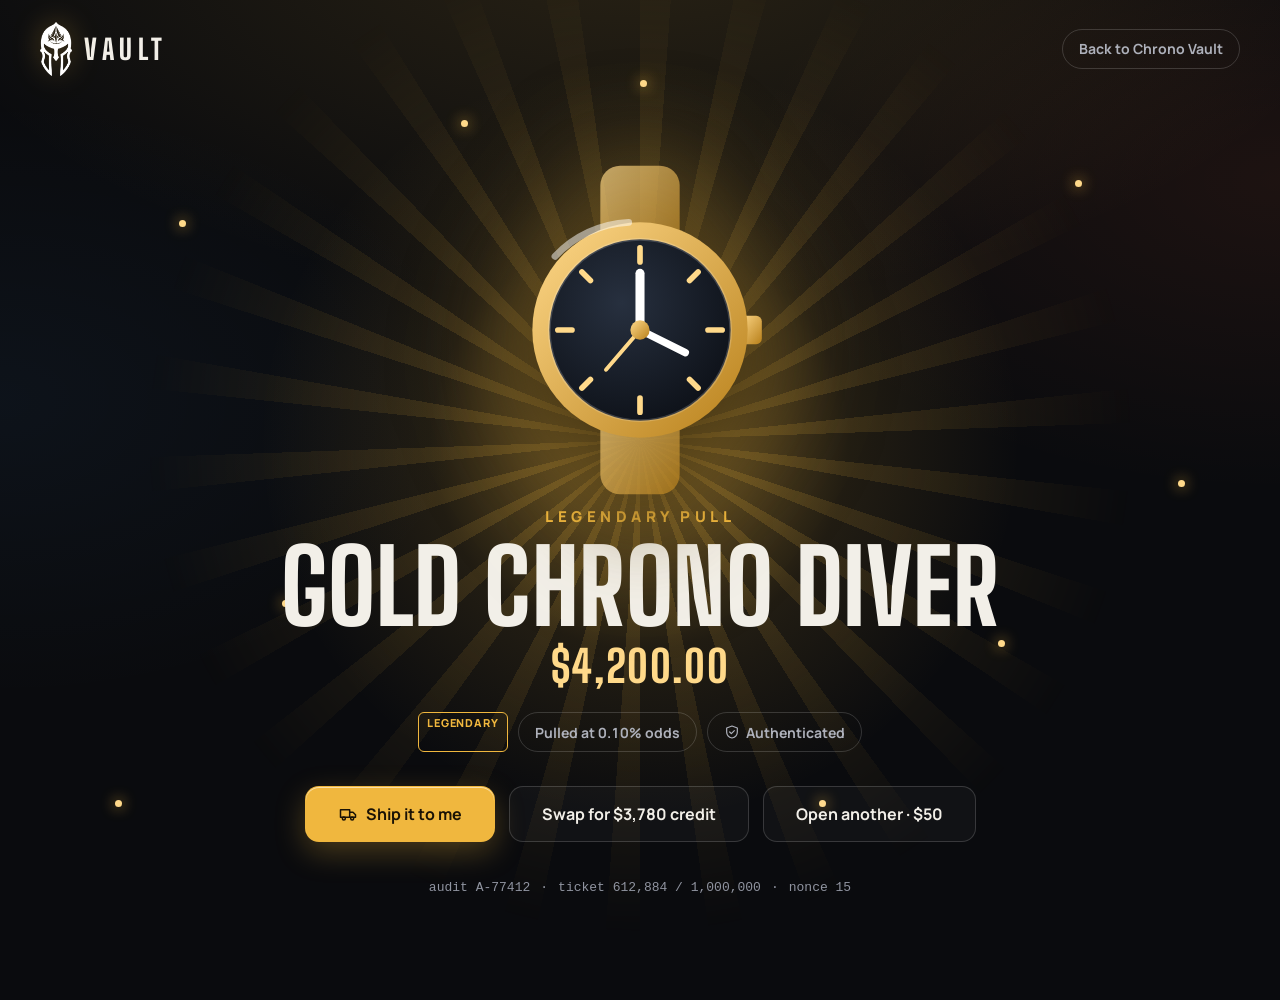
<file: vault-site/reveal.html>
<!doctype html>
<html lang="en">
<head>
<meta charset="utf-8">
<meta name="viewport" content="width=device-width, initial-scale=1">
<title>Vault Reveal</title>
<link rel="preconnect" href="https://fonts.googleapis.com">
<link rel="preconnect" href="https://fonts.gstatic.com" crossorigin>
<link href="https://fonts.googleapis.com/css2?family=Big+Shoulders+Display:wght@700;800;900&family=Manrope:wght@400;500;600;700;800&display=swap" rel="stylesheet">
<link rel="icon" href="assets/vault-helmet.png">
<link rel="stylesheet" href="css/base.css">
<link rel="stylesheet" href="css/reveal.css">
</head>
<body>
<div class="pg"><div class="rv"><div class="rays2"></div><div class="halo"></div><i class="sp" style="left:14%;top:22%;animation-delay:-0s"></i><i class="sp" style="left:84%;top:18%;animation-delay:-1s"></i><i class="sp" style="left:22%;top:60%;animation-delay:-2s"></i><i class="sp" style="left:78%;top:64%;animation-delay:-1.2s"></i><i class="sp" style="left:36%;top:12%;animation-delay:-0.6s"></i><i class="sp" style="left:64%;top:80%;animation-delay:-2.2s"></i><i class="sp" style="left:9%;top:80%;animation-delay:-1.6s"></i><i class="sp" style="left:92%;top:48%;animation-delay:-0.3s"></i><i class="sp" style="left:50%;top:8%;animation-delay:-2.4s"></i>
<div class="top"><a class="brand" href="index.html"><img src="assets/vault-helmet.png" alt=""><b>Vault</b></a><a class="chip" href="box.html">Back to Chrono Vault</a></div>
<div class="ctr"><div class="hero-item" aria-hidden="true"><svg viewBox="0 0 120 120" aria-hidden="true"><defs><linearGradient id="a65g" x1="0" y1="0" x2="1" y2="1"><stop offset="0" stop-color="#ffd98a"/><stop offset="1" stop-color="#b8801a"/></linearGradient><linearGradient id="a65h" x1="0" y1="0" x2="1" y2="1"><stop offset="0" stop-color="#5ef2ff"/><stop offset=".5" stop-color="#ff7ad9"/><stop offset="1" stop-color="#ffd86b"/></linearGradient><radialGradient id="a65f" cx=".4" cy=".35" r=".8"><stop offset="0" stop-color="#27303f"/><stop offset="1" stop-color="#0a0d13"/></radialGradient></defs><rect x="46" y="2" width="28" height="34" rx="7" fill="url(#a65g)" opacity=".7"/><rect x="46" y="84" width="28" height="34" rx="7" fill="url(#a65g)" opacity=".7"/><rect x="95" y="55" width="8" height="10" rx="2" fill="url(#a65g)"/><circle cx="60" cy="60" r="38" fill="url(#a65g)"/><circle cx="60" cy="60" r="32" fill="url(#a65f)"/><circle cx="60" cy="60" r="32" fill="none" stroke="#fff" stroke-opacity=".18"/><path d="M60 31v5M60 84v5M31 60h5M84 60h5M39.5 39.5l3 3M80.5 39.5l-3 3M39.5 80.5l3-3M80.5 80.5l-3-3" stroke="#ffd98a" stroke-width="2" stroke-linecap="round"/><path d="M60 60V40" stroke="#fff" stroke-width="3.2" stroke-linecap="round"/><path d="M60 60L76 68" stroke="#fff" stroke-width="2.6" stroke-linecap="round"/><path d="M60 60L48 74" stroke="#ffd98a" stroke-width="1.4" stroke-linecap="round"/><circle cx="60" cy="60" r="3.4" fill="url(#a65g)"/><path d="M30 34 A38 38 0 0 1 56 22" stroke="#fff" stroke-opacity=".5" stroke-width="2.4" fill="none" stroke-linecap="round"/></svg></div>
<div class="lab">Legendary pull</div><h1 class="disp nm">Gold Chrono Diver</h1><div class="val num">$4,200.00</div>
<div class="meta"><span class="tag t-leg">Legendary</span><span class="chip num">Pulled at 0.10% odds</span><span class="chip"><svg class="ic" width="16" height="16" viewBox="0 0 24 24" fill="none" stroke="currentColor" stroke-width="1.8" stroke-linecap="round" stroke-linejoin="round" aria-hidden="true"><path d="M12 3l8 3v6c0 5-3.5 8-8 9-4.5-1-8-4-8-9V6z"/><path d="M8.5 12l2.5 2.5L15.5 10"/></svg> Authenticated</span></div>
<div class="ctas" style="display:flex;gap:14px;flex-wrap:wrap;justify-content:center"><a class="btn gold lg" href="wallet.html"><svg class="ic" width="20" height="20" viewBox="0 0 24 24" fill="none" stroke="currentColor" stroke-width="1.8" stroke-linecap="round" stroke-linejoin="round" aria-hidden="true"><path d="M3 7h11v9H3zM14 10h4l3 3v3h-7"/><circle cx="7" cy="17.5" r="1.8"/><circle cx="17" cy="17.5" r="1.8"/></svg> Ship it to me</a><a class="btn ghost lg" href="wallet.html">Swap for $3,780 credit</a><a class="btn ghost lg" href="box.html">Open another &middot; $50</a></div>
<div class="verify mono"><span>audit A-77412</span><span>&middot;</span><span>ticket 612,884 / 1,000,000</span><span>&middot;</span><span>nonce 15</span></div></div></div></div>
</body>
</html>
</file>
<file: css/base.css>
:root{--bg:#0a0b0e;--sf:#14171d;--sf2:#1b1f27;--ln:rgba(255,255,255,.08);--ln2:rgba(255,255,255,.16);--tx:#f2efe8;--mu:#aeb1bb;--di:#9094a0;--gold:#f0b73e;--gold2:#ffd98a;--ember:#ff6b35;--crim:#ff6a70;--ok:#3ddc97;--com:#9aa3b2;--rare:#4da3ff;--epic:#b48cff;--leg:#f0b73e;--myth:#ff6b35}
*{box-sizing:border-box}
body{margin:0;background:#0a0b0e}
a{color:inherit}
.pg{min-height:100%;background:radial-gradient(1200px 620px at 50% -8%,rgba(240,183,62,.14),transparent 62%),radial-gradient(900px 520px at 100% 18%,rgba(255,107,53,.08),transparent 60%),radial-gradient(800px 500px at 0% 40%,rgba(77,163,255,.05),transparent 60%),var(--bg);color:var(--tx);font-family:'Manrope',system-ui,sans-serif;font-size:15px;line-height:1.5;overflow:hidden}
.wrap{max-width:1344px;margin:0 auto;padding:0 40px}
.disp{font-family:'Big Shoulders Display','Arial Narrow',Impact,sans-serif;font-weight:800;text-transform:uppercase;line-height:.92;letter-spacing:.005em;margin:0}
.mono{font-family:ui-monospace,'SF Mono',Menlo,Consolas,monospace;font-variant-numeric:tabular-nums}
.num{font-variant-numeric:tabular-nums}
.ic{flex:none}
.nav{position:relative;z-index:5;border-bottom:1px solid var(--ln);background:rgba(10,11,14,.72);backdrop-filter:blur(12px)}
.nav .wrap{display:flex;align-items:center;gap:28px;min-height:76px;flex-wrap:wrap;padding-top:8px;padding-bottom:8px}
.brand{display:flex;align-items:center;gap:12px;text-decoration:none;color:var(--tx)}
.brand img{width:40px;height:40px;display:block;filter:drop-shadow(0 0 12px rgba(240,183,62,.4))}
.brand b{font:800 28px 'Big Shoulders Display',Impact,sans-serif;letter-spacing:.2em;text-transform:uppercase}
.links{display:flex;gap:4px;flex:1;flex-wrap:wrap}
.links a{color:var(--mu);text-decoration:none;padding:0 14px;border-radius:10px;font-weight:700;display:flex;gap:8px;align-items:center;min-height:44px;transition:.2s}
.links a:hover{color:var(--tx);background:rgba(255,255,255,.05)}
.links a.on{color:var(--tx);box-shadow:inset 0 -2px 0 var(--gold)}
.ph{font-size:11px;font-weight:800;letter-spacing:.08em;text-transform:uppercase;color:var(--gold);border:1px solid rgba(240,183,62,.45);border-radius:6px;padding:1px 6px}
.navr{display:flex;align-items:center;gap:12px}
.bal{display:flex;align-items:center;gap:12px;background:var(--sf);border:1px solid var(--ln2);border-radius:999px;padding:5px 5px 5px 18px;font-weight:800;text-decoration:none;color:var(--tx)}
.bal .pl{width:34px;height:34px;border-radius:50%;background:var(--gold);color:#1a1205;display:grid;place-items:center}
.av{width:40px;height:40px;border-radius:50%;display:grid;place-items:center;font-weight:800;font-size:14px;color:#14100a;background:linear-gradient(135deg,#ffd98a,#ff9a6b);flex:none}
.btn{display:inline-flex;align-items:center;justify-content:center;gap:8px;min-height:44px;padding:0 22px;border-radius:12px;font:700 15px 'Manrope',system-ui,sans-serif;text-decoration:none;border:1px solid transparent;cursor:pointer;transition:transform .2s,box-shadow .2s,background .2s;color:var(--tx);white-space:nowrap}
.btn:hover{transform:translateY(-2px)}
.btn:focus-visible,.links a:focus-visible,a:focus-visible{outline:2px solid var(--gold2);outline-offset:3px}
.gold{background:var(--gold);color:#1a1205;box-shadow:0 10px 30px rgba(240,183,62,.28),inset 0 1px 0 rgba(255,255,255,.55)}
.gold:hover{box-shadow:0 14px 38px rgba(240,183,62,.42),inset 0 1px 0 rgba(255,255,255,.55)}
.ghost{border-color:var(--ln2);background:rgba(255,255,255,.03)}
.ghost:hover{background:rgba(255,255,255,.08)}
.red{background:var(--crim);color:#220608}
.lg{min-height:56px;padding:0 32px;font-size:16px;border-radius:14px}
.sm{min-height:44px;padding:0 16px;font-size:14px;border-radius:10px}
.card{position:relative;background:linear-gradient(180deg,var(--sf2),var(--sf));border:1px solid var(--ln);border-radius:20px}
.chip{display:inline-flex;align-items:center;gap:6px;min-height:40px;padding:0 16px;border-radius:999px;border:1px solid var(--ln2);color:var(--mu);font-weight:700;font-size:14px;background:transparent;text-decoration:none;cursor:pointer;font-family:inherit}
.chip.on{background:var(--tx);color:#14100a;border-color:var(--tx)}
.chip:hover{color:var(--tx);border-color:var(--tx)}.chip.on:hover{color:#14100a}
.tag{display:inline-block;font-size:11px;font-weight:800;letter-spacing:.09em;text-transform:uppercase;padding:2px 8px;border-radius:6px;border:1px solid currentColor;line-height:1.5}
.t-com{color:var(--com)}.t-rare{color:var(--rare)}.t-epic{color:var(--epic)}.t-leg{color:var(--leg)}.t-myth{color:var(--myth)}
.sec{padding:84px 0 0}
.sech{display:flex;align-items:flex-end;justify-content:space-between;gap:20px;flex-wrap:wrap;margin-bottom:28px}
.h2{font-size:56px}
.sub{color:var(--mu);max-width:560px;margin:10px 0 0;font-size:16px}
.odds{display:flex;gap:2px;height:6px;border-radius:99px;overflow:hidden;background:#0b0d11}.odds i{display:block;height:100%}
.bx{padding:16px;display:flex;flex-direction:column;gap:14px;text-decoration:none;color:var(--tx);transition:transform .25s,border-color .25s,box-shadow .25s;position:relative}
.bx:hover{transform:translateY(-5px);border-color:rgba(240,183,62,.5);box-shadow:0 22px 50px rgba(0,0,0,.5),0 0 0 1px rgba(240,183,62,.2)}
.bx:hover .bxa svg,.bxa .glinl,.bxa .gl{transform:translateY(-6px) scale(1.05)}
.bxa{height:196px;border-radius:14px;display:grid;place-items:center;position:relative;overflow:hidden;background:radial-gradient(closest-side at 50% 58%,var(--gl,rgba(240,183,62,.35)),transparent 80%),repeating-linear-gradient(90deg,rgba(255,255,255,.025) 0 1px,transparent 1px 28px),#0d0f14}
.bxa svg,.bxa .glinl,.bxa .gl{width:158px;height:158px;filter:drop-shadow(0 16px 20px rgba(0,0,0,.55));transition:transform .35s}
.bxn{font:800 25px 'Big Shoulders Display',Impact,sans-serif;text-transform:uppercase;letter-spacing:.02em;line-height:1}
.bxm{display:flex;justify-content:space-between;align-items:center;gap:10px;color:var(--mu);font-size:13px}
.pr{font:800 26px 'Big Shoulders Display',Impact,sans-serif;color:var(--gold);letter-spacing:.02em}
.stock{position:absolute;top:26px;left:26px;font-size:12px;font-weight:700;background:rgba(10,11,14,.75);border:1px solid var(--ln2);padding:2px 9px;border-radius:99px;color:var(--mu);z-index:2}
.hot{position:absolute;top:26px;right:26px;font-size:11px;font-weight:800;letter-spacing:.08em;text-transform:uppercase;background:var(--ember);color:#240a02;padding:3px 9px;border-radius:6px;z-index:2}
.grid{display:grid;gap:22px}
.g4{grid-template-columns:repeat(auto-fit,minmax(min(270px,100%),1fr))}
.g3{grid-template-columns:repeat(auto-fit,minmax(min(340px,100%),1fr))}
.g2{grid-template-columns:repeat(auto-fit,minmax(min(520px,100%),1fr))}
.row{display:flex;gap:22px;flex-wrap:wrap;align-items:flex-start}
.mini svg,.mini .glinl,.mini .gl{width:34px;height:34px;display:block}
.foot{margin-top:110px;border-top:1px solid var(--ln);background:rgba(0,0,0,.35)}
.foot .wrap{display:flex;gap:40px;flex-wrap:wrap;justify-content:space-between;padding-top:44px;padding-bottom:44px}
.foot p{color:var(--di);font-size:13px;max-width:480px;margin:12px 0 0}
.foot h4{margin:0 0 10px;font-size:12px;letter-spacing:.12em;text-transform:uppercase;color:var(--mu)}
.foot ul{list-style:none;margin:0;padding:0;display:grid;gap:6px}.foot li a{color:var(--di);text-decoration:none;font-size:14px}.foot li a:hover{color:var(--tx)}
.age{display:inline-flex;align-items:center;justify-content:center;width:44px;height:44px;border-radius:50%;border:2px solid var(--mu);font-weight:800;color:var(--mu)}
@keyframes float{0%,100%{transform:translateY(0) rotate(var(--r,0deg))}50%{transform:translateY(-14px) rotate(var(--r,0deg))}}
@keyframes marq{to{transform:translateX(-50%)}}
@keyframes spin{to{transform:rotate(360deg)}}
@keyframes pulse{0%,100%{opacity:1}50%{opacity:.35}}
@keyframes glow{0%,100%{opacity:.7;transform:scale(1)}50%{opacity:1;transform:scale(1.08)}}
@keyframes rise{0%{transform:translateY(0);opacity:0}15%{opacity:1}100%{transform:translateY(-120px);opacity:0}}
@keyframes strip{to{transform:translateX(-50%)}}
@keyframes twinkle{0%,100%{opacity:.2;transform:scale(.6)}50%{opacity:1;transform:scale(1)}}
@media (prefers-reduced-motion:reduce){*{animation:none!important;transition:none!important}}
</file>
<file: css/index.css>
.hero{display:grid;grid-template-columns:repeat(auto-fit,minmax(min(520px,100%),1fr));gap:20px;align-items:center;padding-top:44px}
.h1{font-size:clamp(64px,8.6vw,132px)}.h1 em{font-style:normal;color:var(--gold)}
.lead{font-size:18px;color:var(--mu);max-width:520px;margin:24px 0 32px}
.ctas{display:flex;gap:14px;flex-wrap:wrap}
.kick{display:inline-flex;align-items:center;gap:10px;font-size:13px;font-weight:700;letter-spacing:.06em;text-transform:uppercase;color:var(--mu);border:1px solid var(--ln2);border-radius:99px;padding:6px 14px;margin-bottom:26px;background:rgba(255,255,255,.03)}
.kick i{width:8px;height:8px;border-radius:50%;background:var(--ok);box-shadow:0 0 10px var(--ok);animation:pulse 1.6s infinite}
.trust{list-style:none;padding:0;margin:36px 0 0;display:flex;gap:12px 28px;flex-wrap:wrap;color:var(--mu);font-size:14px;font-weight:600}.trust li{display:flex;gap:8px;align-items:center}.trust svg,.trust .glinl,.trust .gl{color:var(--gold)}
.hstage{position:relative;height:620px;min-width:0}
.rays{position:absolute;left:50%;top:50%;width:980px;height:980px;margin:-490px 0 0 -490px;background:repeating-conic-gradient(from 0deg,rgba(240,183,62,.17) 0 5deg,transparent 5deg 15deg);-webkit-mask:radial-gradient(closest-side,#000 8%,transparent 68%);mask:radial-gradient(closest-side,#000 8%,transparent 68%);animation:spin 70s linear infinite}
.floor{position:absolute;left:50%;bottom:46px;width:440px;height:80px;margin-left:-220px;background:radial-gradient(closest-side,rgba(240,183,62,.5),transparent);filter:blur(8px)}
.core{position:absolute;left:50%;top:50%;width:400px;height:400px;margin:-215px 0 0 -200px;animation:float 7s ease-in-out infinite;filter:drop-shadow(0 30px 50px rgba(0,0,0,.6)) drop-shadow(0 0 60px rgba(240,183,62,.35))}
.core svg,.core .glinl,.core .gl{width:100%;height:100%}
.beam{position:absolute;left:50%;top:-10px;width:260px;height:340px;margin-left:-130px;background:linear-gradient(180deg,rgba(255,217,138,.0),rgba(255,217,138,.28));clip-path:polygon(40% 0,60% 0,100% 100%,0 100%);filter:blur(10px);animation:glow 4s ease-in-out infinite}
.orb{position:absolute;display:flex;flex-direction:column;align-items:center;gap:8px;animation:float 6s ease-in-out infinite}
.orb .t{width:132px;height:132px;border-radius:26px;background:linear-gradient(160deg,rgba(255,255,255,.12),rgba(255,255,255,.02));border:1px solid var(--ln2);backdrop-filter:blur(6px);display:grid;place-items:center;box-shadow:0 24px 44px rgba(0,0,0,.5)}
.orb svg,.orb .glinl,.orb .gl{width:96px;height:96px}
.orb span{font-size:13px;font-weight:800;padding:2px 12px;border-radius:99px;background:rgba(10,11,14,.85);border:1px solid var(--ln2)}
.sp{position:absolute;width:6px;height:6px;border-radius:50%;background:var(--gold2);box-shadow:0 0 12px var(--gold);animation:twinkle 3s infinite}
.ticker{margin-top:30px;border-block:1px solid var(--ln);background:rgba(255,255,255,.02);padding:12px 0}
.tkw{display:flex;align-items:center;gap:22px}
.livel{display:flex;align-items:center;gap:8px;font-size:12px;font-weight:800;letter-spacing:.12em;text-transform:uppercase;color:var(--crim);flex:none}.livel i{width:9px;height:9px;border-radius:50%;background:var(--crim);animation:pulse 1.2s infinite}
.tkv{overflow:hidden;flex:1;-webkit-mask-image:linear-gradient(90deg,transparent,#000 5%,#000 95%,transparent);mask-image:linear-gradient(90deg,transparent,#000 5%,#000 95%,transparent)}
.track{display:flex;gap:48px;width:max-content;animation:marq 55s linear infinite}
.tk{display:flex;align-items:center;gap:10px;white-space:nowrap;font-size:14px;color:var(--mu)}.tk b{color:var(--tx)}.tk u{text-decoration:none;font-weight:800;color:var(--gold)}
.step{padding:32px;position:relative;overflow:hidden;min-height:260px}
.step .n{font:900 150px 'Big Shoulders Display',Impact,sans-serif;color:transparent;-webkit-text-stroke:1.5px rgba(240,183,62,.4);line-height:.8;position:absolute;right:18px;top:16px}
.step .i{width:52px;height:52px;border-radius:14px;background:rgba(240,183,62,.12);border:1px solid rgba(240,183,62,.35);color:var(--gold);display:grid;place-items:center;margin-bottom:60px}
.step h3{font-size:34px;margin-bottom:8px}.step p{color:var(--mu);margin:0;max-width:340px}
.feat{padding:34px;min-height:470px;position:relative;overflow:hidden;display:flex;flex-direction:column;gap:22px;text-decoration:none;color:var(--tx);transition:.3s}
.feat:hover{border-color:rgba(240,183,62,.45);transform:translateY(-4px)}
.feat h3{font-size:54px}.feat p{color:var(--mu);margin:10px 0 0;max-width:430px}
.vs{display:flex;align-items:center;justify-content:space-between;gap:12px;background:rgba(0,0,0,.35);border:1px solid var(--ln);border-radius:16px;padding:16px 18px}
.pl{display:flex;align-items:center;gap:12px}.pl b{display:block;font-size:16px}.pl small{color:var(--mu);font-size:13px}
.vsb{font:900 54px 'Big Shoulders Display',Impact,sans-serif;color:var(--crim);line-height:1}
.pulls{display:grid;grid-template-columns:repeat(2,1fr);gap:12px}
.pulls div{background:rgba(0,0,0,.3);border:1px solid var(--ln);border-radius:14px;padding:10px;display:flex;align-items:center;gap:12px}
.pulls svg,.pulls .glinl,.pulls .gl{width:52px;height:52px}.pulls small{display:block;color:var(--mu);font-size:12px}.pulls b{font-size:15px}
.scene{aspect-ratio:16/9;border-radius:16px;position:relative;overflow:hidden;background:radial-gradient(60% 70% at 50% 70%,rgba(240,183,62,.35),transparent 70%),linear-gradient(180deg,#10141b,#0a0c10);border:1px solid var(--ln)}
.scene .cr{position:absolute;left:50%;bottom:6%;width:46%;margin-left:-23%;animation:float 6s ease-in-out infinite}.scene .cr svg,.scene .cr .glinl,.scene .cr .gl{width:100%;height:auto}
.badge{position:absolute;display:flex;gap:8px;align-items:center;font-size:12px;font-weight:800;letter-spacing:.08em;text-transform:uppercase;border-radius:8px;padding:4px 10px}
.b-live{left:14px;top:14px;background:var(--crim);color:#240608}.b-v{right:14px;top:14px;background:rgba(10,11,14,.8);border:1px solid var(--ln2)}
.bub{position:absolute;left:14px;bottom:14px;font-size:13px;background:rgba(10,11,14,.82);border:1px solid var(--ln2);border-radius:12px;padding:8px 12px;max-width:60%}
.code{padding:28px;font-size:14px;line-height:2}
.code .k{color:var(--di);display:inline-block;min-width:170px}.code .v{color:var(--gold2)}
.cta{margin-top:84px;padding:64px 48px;text-align:center;position:relative;overflow:hidden;border-radius:28px;border:1px solid rgba(240,183,62,.35);background:linear-gradient(180deg,#1c1a14,#12110d)}
.cta h2{font-size:clamp(54px,7vw,96px);position:relative}.cta p{color:var(--mu);position:relative;margin:14px auto 28px;max-width:520px}.cta .ctas{justify-content:center;position:relative}
.cta .rays{opacity:.8}
</file>
<file: css/fx.css>
/* ===== 3D layer ===== */
.gl{position:relative;touch-action:pan-y;cursor:grab;-webkit-tap-highlight-color:transparent;-webkit-user-select:none;user-select:none}
.gl:active{cursor:grabbing}
.gl-canvas{position:fixed;left:0;top:0;width:100vw;height:100vh;pointer-events:none;z-index:40}
.bgfx{position:fixed;inset:0;pointer-events:none;z-index:0;cursor:auto;touch-action:auto}
.gl-hint{position:absolute;left:50%;bottom:12px;transform:translateX(-50%);z-index:3;font-size:12px;font-weight:700;letter-spacing:.04em;color:var(--mu);background:rgba(10,11,14,.72);border:1px solid var(--ln2);border-radius:99px;padding:5px 14px;white-space:nowrap;pointer-events:none;backdrop-filter:blur(6px)}
.gl-tip{position:absolute;transform:translate(-50%,-100%);background:rgba(10,11,14,.94);border:1px solid rgba(240,183,62,.5);padding:5px 11px;border-radius:9px;font-size:13px;pointer-events:none;opacity:0;transition:opacity .15s;white-space:nowrap;z-index:4;color:var(--tx)}
.gl-tip b{color:var(--gold);margin-right:6px}
.hgl{position:absolute;inset:0}
.cursor-glow{position:fixed;left:0;top:0;width:520px;height:520px;border-radius:50%;pointer-events:none;z-index:1;background:radial-gradient(closest-side,rgba(240,183,62,.10),transparent);will-change:transform}

/* ===== luxury surfaces ===== */
.card::before{content:"";position:absolute;inset:0;border-radius:inherit;padding:1px;pointer-events:none;background:linear-gradient(135deg,rgba(255,217,138,.42),rgba(255,255,255,.04) 32%,rgba(255,255,255,.03) 68%,rgba(240,183,62,.30));-webkit-mask:linear-gradient(#000 0 0) content-box,linear-gradient(#000 0 0);-webkit-mask-composite:xor;mask-composite:exclude}
.h1 em,.gt{background:linear-gradient(180deg,#fff3cf,#f0b73e 55%,#b8801a);-webkit-background-clip:text;background-clip:text;color:transparent}
.gold{position:relative;overflow:hidden}
.gold::after{content:"";position:absolute;top:0;bottom:0;left:-60%;width:40%;background:linear-gradient(100deg,transparent,rgba(255,255,255,.55),transparent);transform:skewX(-20deg);transition:left .7s}
.gold:hover::after{left:130%}
.nav{backdrop-filter:blur(16px) saturate(1.2)}
.kick{box-shadow:0 0 0 1px rgba(240,183,62,.12),0 10px 30px rgba(0,0,0,.35)}
.sec:before{content:"";display:block;height:1px;margin:0 0 60px;background:linear-gradient(90deg,transparent,rgba(240,183,62,.35),transparent)}

/* ===== tilt + reveal ===== */
.tilt{position:relative;transform:perspective(900px) rotateX(var(--rx,0deg)) rotateY(var(--ry,0deg));transition:transform .18s ease-out,border-color .25s,box-shadow .25s;will-change:transform}
.bx.tilt:hover,.feat.tilt:hover{transform:perspective(900px) rotateX(var(--rx,0deg)) rotateY(var(--ry,0deg)) translateY(-6px)}
.tilt::after{content:"";position:absolute;inset:0;border-radius:inherit;pointer-events:none;opacity:0;transition:opacity .3s;background:radial-gradient(420px circle at var(--mx,50%) var(--my,50%),rgba(255,232,180,.13),transparent 55%)}
.tilt:hover::after{opacity:1}
.js .rvl{opacity:0;translate:0 26px;transition:opacity .7s cubic-bezier(.2,.7,.2,1),translate .7s cubic-bezier(.2,.7,.2,1),transform .18s ease-out,border-color .25s,box-shadow .25s}
.js .rvl.in{opacity:1;translate:0 0}

/* ===== 3D placeholders sizing ===== */
.viewer{height:430px;background:radial-gradient(50% 60% at 50% 72%,rgba(240,183,62,.22),transparent 70%),repeating-linear-gradient(90deg,rgba(255,255,255,.02) 0 1px,transparent 1px 40px),#0b0d11;border-top:1px solid var(--ln);display:grid;place-items:center}
.sum .top .gl{width:104px;height:104px;flex:none;display:grid;place-items:center}
.pt .pgl{width:100%;height:132px;align-self:stretch;display:grid;place-items:center;margin:0}
.pt .pgl svg{margin:0}
.rvgl{width:min(780px,100%);height:560px;margin-top:-20px;display:grid;place-items:center}
.arena3d{height:270px;border-bottom:1px solid var(--ln);background:radial-gradient(50% 80% at 50% 62%,rgba(255,106,112,.16),transparent 70%)}
.rd .gl{display:grid;place-items:center;width:92px;height:92px;flex:none}
.lr .mini.gl{display:block;width:88px;height:88px}
.lr .mini.gl svg{width:64px;height:64px;margin:12px}
.stgl{position:absolute;inset:0;z-index:1}
.stgl .cr{position:absolute}
.ob .c .gl{width:104px;height:104px;flex:none;display:grid;place-items:center}
.coinsgl{position:absolute;right:4px;top:4px;bottom:4px;width:34%;max-width:170px;z-index:2}
.wa{height:210px}
.wa .gl{width:100%;height:100%;display:grid;place-items:center}
.barsgl{height:380px;border-radius:14px;background:radial-gradient(60% 80% at 50% 85%,rgba(240,183,62,.13),transparent 70%),#0a0c10;border:1px solid var(--ln)}
.scene .cr.gl{animation:none}
.hstage .gl-hint{bottom:0}

/* ===== mobile tab bar ===== */
.tabbar{display:none}
@media (max-width:820px){
  .links{display:none}
  .nav .wrap{min-height:64px;gap:12px;padding:8px 18px;flex-wrap:nowrap;justify-content:space-between}
  .navr .chip{display:none}
  .tabbar{display:grid;grid-template-columns:repeat(5,1fr);position:fixed;left:10px;right:10px;bottom:calc(10px + env(safe-area-inset-bottom));z-index:80;background:rgba(16,18,23,.84);backdrop-filter:blur(18px) saturate(1.3);border:1px solid var(--ln2);border-radius:24px;padding:6px;box-shadow:0 18px 44px rgba(0,0,0,.55)}
  .tabbar a{display:flex;flex-direction:column;align-items:center;justify-content:center;gap:2px;min-height:54px;font-size:11px;font-weight:700;color:var(--mu);text-decoration:none;border-radius:18px}
  .tabbar a.on{color:var(--gold);background:rgba(240,183,62,.13)}
  .pg{padding-bottom:104px}
  .foot{margin-top:70px}
  .foot .wrap{gap:28px}
}
/* ===== responsive layout ===== */
@media (max-width:1100px){
  .wrap{padding:0 28px}
  .two{grid-template-columns:1fr!important}
}
@media (max-width:820px){
  .wrap{padding:0 20px}
  .sec{padding-top:64px}.sec:before{margin-bottom:44px}
  .h2{font-size:44px}.h1s{font-size:56px!important}
  .sech{margin-bottom:20px}
  .btn.lg{min-height:52px;padding:0 24px}
  .hero{padding-top:24px;gap:0}
  .h1{font-size:clamp(60px,17vw,96px)}
  .lead{font-size:16px;margin:18px 0 24px}
  .hstage{height:440px;margin:0 -20px}
  .rays{width:700px;height:700px;margin:-350px 0 0 -350px}
  .ticker{margin-top:14px}
  .step{min-height:0}.step .i{margin-bottom:34px}.step .n{font-size:110px}
  .feat{min-height:0;padding:24px}.feat h3{font-size:44px}
  .vs{flex-wrap:wrap}.vsb{font-size:44px}
  .code{padding:20px;font-size:12.5px;overflow-x:auto}.code .k{min-width:130px}
  .cta{padding:46px 20px;border-radius:22px;margin-top:60px}
  .kick{font-size:12px}
  .crumb{padding-top:18px}
  .stagehead{padding:18px}.stagehead h1{font-size:46px}
  .viewer{height:340px}
  .ctrl{padding:14px 18px 18px}.sw{margin-left:0}
  .pool{padding:20px 18px}.pool h2{font-size:34px}
  .tile{width:128px;height:168px}.tile svg{width:68px;height:68px}
  .sum{position:static!important}
  .aside{flex:1 1 100%!important}
  .rv .top{padding:16px 20px}.rvgl{height:400px}
  .nm{font-size:clamp(46px,13vw,80px)!important}.val{font-size:36px}
  .arena3d{height:200px}
  .ah{padding:16px 18px}.ab{padding:18px}
  .tot .disp{font-size:40px}
  .lob,.lb{padding:20px 18px}.lob h2{font-size:34px}
  .lr{gap:12px}.lr .nm{flex-basis:calc(100% - 100px)}
  .chat{max-width:none!important;flex:1 1 100%!important;height:520px!important}
  .low .b b{font-size:19px}.low .b small{display:none}.low .a{font-size:11px;padding:8px 10px}
  .toast{top:56px;right:10px;padding:6px 10px 6px 6px}.toast small{display:none}.toast .mini svg{width:34px;height:34px}.toast b{font-size:12px}
  .b-v{left:96px!important}.b-l,.host{display:none!important}
  .vc{padding:10px 12px}.cd{margin-left:0;width:100%;justify-content:space-between}
  .ob{padding:20px 18px}.ob h2{font-size:34px}
  .big{font-size:64px!important}.bl{padding:22px}
  .coinsgl{width:36%}
  .led{padding:20px 14px}.led h2{font-size:34px}
  .ad{display:block}
  .sb{flex-direction:row!important;overflow-x:auto;padding:10px 12px!important;border-right:0!important;border-bottom:1px solid var(--ln);gap:4px!important;position:sticky;top:0;z-index:30;background:rgba(10,11,14,.9)!important;backdrop-filter:blur(12px)}
  .sb .brand{padding:0 10px 0 4px!important;flex:none}.sb .brand b{display:none}
  .sb a.n{flex:none;min-height:42px!important;padding:0 14px!important;white-space:nowrap}.sb .g{display:none!important}
  .mn{padding:20px 18px 60px!important}
  .pn{padding:18px 16px!important}.pn h2{font-size:28px!important}
  .barsgl{height:300px}
  .f2{grid-template-columns:1fr!important}
}
@media (max-width:560px){
  .wrap{padding:0 16px}
  .h2{font-size:38px}
  .g4,.main .grid{grid-template-columns:repeat(2,minmax(0,1fr))!important;gap:12px!important}
  .bx{padding:10px;gap:10px}.bxa{height:150px}.bxa svg{width:104px;height:104px}
  .bxn{font-size:20px}.bxm{font-size:12px;flex-wrap:wrap;gap:2px 8px}.pr{font-size:22px}.bx .btn.sm{min-height:40px;padding:0 12px;font-size:13px}
  .stock{top:16px;left:16px;font-size:11px}.hot{top:16px;right:16px}
  .search{min-width:0;flex:1 1 100%}
  .row{gap:16px}
  .hstage{height:380px}
  .trust{gap:10px 18px;font-size:13px}
  .grid.g3,.grid.g2{grid-template-columns:1fr!important}
  .pt{padding:10px}.pt .pgl{height:112px}
  .pool .grid{grid-template-columns:repeat(2,minmax(0,1fr))!important;gap:10px!important}
  .tag{font-size:10px}
  .pulls{grid-template-columns:1fr}
  .ctas .btn{flex:1 1 100%}
  .meta{gap:8px}
  .rd{padding:10px 12px;min-height:88px}.rd b{font-size:13.5px}.rd .v{font-size:15px}.rd .gl{width:72px;height:72px}
  .ph2 b{font-size:17px}.ph2 small{font-size:12px}
  .sch{flex-wrap:wrap}
  .wi{padding:12px}.wa{height:180px}
  .top3{grid-template-columns:1fr}
  .k4{grid-template-columns:repeat(2,minmax(0,1fr))!important;gap:12px!important}.kp{padding:14px}.kp .v{font-size:34px}
  .tabbar{left:8px;right:8px}
  .scene{aspect-ratio:4/3!important}
}
@media (hover:none){.tilt{transform:none!important}.tilt::after{display:none}}

/* ===== inline 3D views (replace every 2D prize/crate image) ===== */
.glinl{display:block;flex:none;width:44px;height:44px;cursor:default}
.scene .cr.gl{aspect-ratio:1}
.bxa.gl{height:196px}
@media (min-width:821px){.pg:has(.ad) .bgfx{left:260px}}
</file>
<file: vault-site/css/base.css>
:root{--bg:#0a0b0e;--sf:#14171d;--sf2:#1b1f27;--ln:rgba(255,255,255,.08);--ln2:rgba(255,255,255,.16);--tx:#f2efe8;--mu:#aeb1bb;--di:#9094a0;--gold:#f0b73e;--gold2:#ffd98a;--ember:#ff6b35;--crim:#ff6a70;--ok:#3ddc97;--com:#9aa3b2;--rare:#4da3ff;--epic:#b48cff;--leg:#f0b73e;--myth:#ff6b35}
*{box-sizing:border-box}
body{margin:0;background:#0a0b0e}
a{color:inherit}
.pg{min-height:100%;background:radial-gradient(1200px 620px at 50% -8%,rgba(240,183,62,.14),transparent 62%),radial-gradient(900px 520px at 100% 18%,rgba(255,107,53,.08),transparent 60%),radial-gradient(800px 500px at 0% 40%,rgba(77,163,255,.05),transparent 60%),var(--bg);color:var(--tx);font-family:'Manrope',system-ui,sans-serif;font-size:15px;line-height:1.5;overflow:hidden}
.wrap{max-width:1344px;margin:0 auto;padding:0 40px}
.disp{font-family:'Big Shoulders Display','Arial Narrow',Impact,sans-serif;font-weight:800;text-transform:uppercase;line-height:.92;letter-spacing:.005em;margin:0}
.mono{font-family:ui-monospace,'SF Mono',Menlo,Consolas,monospace;font-variant-numeric:tabular-nums}
.num{font-variant-numeric:tabular-nums}
.ic{flex:none}
.nav{position:relative;z-index:5;border-bottom:1px solid var(--ln);background:rgba(10,11,14,.72);backdrop-filter:blur(12px)}
.nav .wrap{display:flex;align-items:center;gap:28px;min-height:76px;flex-wrap:wrap;padding-top:8px;padding-bottom:8px}
.brand{display:flex;align-items:center;gap:12px;text-decoration:none;color:var(--tx)}
.brand img{width:32px;height:auto;display:block;filter:drop-shadow(0 0 14px rgba(240,183,62,.35))}
.brand b{font:800 28px 'Big Shoulders Display',Impact,sans-serif;letter-spacing:.2em;text-transform:uppercase}
.links{display:flex;gap:4px;flex:1;flex-wrap:wrap}
.links a{color:var(--mu);text-decoration:none;padding:0 14px;border-radius:10px;font-weight:700;display:flex;gap:8px;align-items:center;min-height:44px;transition:.2s}
.links a:hover{color:var(--tx);background:rgba(255,255,255,.05)}
.links a.on{color:var(--tx);box-shadow:inset 0 -2px 0 var(--gold)}
.ph{font-size:11px;font-weight:800;letter-spacing:.08em;text-transform:uppercase;color:var(--gold);border:1px solid rgba(240,183,62,.45);border-radius:6px;padding:1px 6px}
.navr{display:flex;align-items:center;gap:12px}
.bal{display:flex;align-items:center;gap:12px;background:var(--sf);border:1px solid var(--ln2);border-radius:999px;padding:5px 5px 5px 18px;font-weight:800;text-decoration:none;color:var(--tx)}
.bal .pl{width:34px;height:34px;border-radius:50%;background:var(--gold);color:#1a1205;display:grid;place-items:center}
.av{width:40px;height:40px;border-radius:50%;display:grid;place-items:center;font-weight:800;font-size:14px;color:#14100a;background:linear-gradient(135deg,#ffd98a,#ff9a6b);flex:none}
.btn{display:inline-flex;align-items:center;justify-content:center;gap:8px;min-height:44px;padding:0 22px;border-radius:12px;font:700 15px 'Manrope',system-ui,sans-serif;text-decoration:none;border:1px solid transparent;cursor:pointer;transition:transform .2s,box-shadow .2s,background .2s;color:var(--tx);white-space:nowrap}
.btn:hover{transform:translateY(-2px)}
.btn:focus-visible,.links a:focus-visible,a:focus-visible{outline:2px solid var(--gold2);outline-offset:3px}
.gold{background:var(--gold);color:#1a1205;box-shadow:0 10px 30px rgba(240,183,62,.28),inset 0 1px 0 rgba(255,255,255,.55)}
.gold:hover{box-shadow:0 14px 38px rgba(240,183,62,.42),inset 0 1px 0 rgba(255,255,255,.55)}
.ghost{border-color:var(--ln2);background:rgba(255,255,255,.03)}
.ghost:hover{background:rgba(255,255,255,.08)}
.red{background:var(--crim);color:#220608}
.lg{min-height:56px;padding:0 32px;font-size:16px;border-radius:14px}
.sm{min-height:44px;padding:0 16px;font-size:14px;border-radius:10px}
.card{background:linear-gradient(180deg,var(--sf2),var(--sf));border:1px solid var(--ln);border-radius:20px}
.chip{display:inline-flex;align-items:center;gap:6px;min-height:40px;padding:0 16px;border-radius:999px;border:1px solid var(--ln2);color:var(--mu);font-weight:700;font-size:14px;background:transparent;text-decoration:none;cursor:pointer;font-family:inherit}
.chip.on{background:var(--tx);color:#14100a;border-color:var(--tx)}
.chip:hover{color:var(--tx);border-color:var(--tx)}.chip.on:hover{color:#14100a}
.tag{display:inline-block;font-size:11px;font-weight:800;letter-spacing:.09em;text-transform:uppercase;padding:2px 8px;border-radius:6px;border:1px solid currentColor;line-height:1.5}
.t-com{color:var(--com)}.t-rare{color:var(--rare)}.t-epic{color:var(--epic)}.t-leg{color:var(--leg)}.t-myth{color:var(--myth)}
.sec{padding:84px 0 0}
.sech{display:flex;align-items:flex-end;justify-content:space-between;gap:20px;flex-wrap:wrap;margin-bottom:28px}
.h2{font-size:56px}
.sub{color:var(--mu);max-width:560px;margin:10px 0 0;font-size:16px}
.odds{display:flex;gap:2px;height:6px;border-radius:99px;overflow:hidden;background:#0b0d11}.odds i{display:block;height:100%}
.bx{padding:16px;display:flex;flex-direction:column;gap:14px;text-decoration:none;color:var(--tx);transition:transform .25s,border-color .25s,box-shadow .25s;position:relative}
.bx:hover{transform:translateY(-5px);border-color:rgba(240,183,62,.5);box-shadow:0 22px 50px rgba(0,0,0,.5),0 0 0 1px rgba(240,183,62,.2)}
.bx:hover .bxa svg{transform:translateY(-6px) scale(1.05)}
.bxa{height:196px;border-radius:14px;display:grid;place-items:center;position:relative;overflow:hidden;background:radial-gradient(closest-side at 50% 58%,var(--gl,rgba(240,183,62,.35)),transparent 80%),repeating-linear-gradient(90deg,rgba(255,255,255,.025) 0 1px,transparent 1px 28px),#0d0f14}
.bxa svg{width:158px;height:158px;filter:drop-shadow(0 16px 20px rgba(0,0,0,.55));transition:transform .35s}
.bxn{font:800 25px 'Big Shoulders Display',Impact,sans-serif;text-transform:uppercase;letter-spacing:.02em;line-height:1}
.bxm{display:flex;justify-content:space-between;align-items:center;gap:10px;color:var(--mu);font-size:13px}
.pr{font:800 26px 'Big Shoulders Display',Impact,sans-serif;color:var(--gold);letter-spacing:.02em}
.stock{position:absolute;top:26px;left:26px;font-size:12px;font-weight:700;background:rgba(10,11,14,.75);border:1px solid var(--ln2);padding:2px 9px;border-radius:99px;color:var(--mu);z-index:2}
.hot{position:absolute;top:26px;right:26px;font-size:11px;font-weight:800;letter-spacing:.08em;text-transform:uppercase;background:var(--ember);color:#240a02;padding:3px 9px;border-radius:6px;z-index:2}
.grid{display:grid;gap:22px}
.g4{grid-template-columns:repeat(auto-fit,minmax(min(270px,100%),1fr))}
.g3{grid-template-columns:repeat(auto-fit,minmax(min(340px,100%),1fr))}
.g2{grid-template-columns:repeat(auto-fit,minmax(min(520px,100%),1fr))}
.row{display:flex;gap:22px;flex-wrap:wrap;align-items:flex-start}
.mini svg{width:34px;height:34px;display:block}
.foot{margin-top:110px;border-top:1px solid var(--ln);background:rgba(0,0,0,.35)}
.foot .wrap{display:flex;gap:40px;flex-wrap:wrap;justify-content:space-between;padding-top:44px;padding-bottom:44px}
.foot p{color:var(--di);font-size:13px;max-width:480px;margin:12px 0 0}
.foot h4{margin:0 0 10px;font-size:12px;letter-spacing:.12em;text-transform:uppercase;color:var(--mu)}
.foot ul{list-style:none;margin:0;padding:0;display:grid;gap:6px}.foot li a{color:var(--di);text-decoration:none;font-size:14px}.foot li a:hover{color:var(--tx)}
.age{display:inline-flex;align-items:center;justify-content:center;width:44px;height:44px;border-radius:50%;border:2px solid var(--mu);font-weight:800;color:var(--mu)}
@keyframes float{0%,100%{transform:translateY(0) rotate(var(--r,0deg))}50%{transform:translateY(-14px) rotate(var(--r,0deg))}}
@keyframes marq{to{transform:translateX(-50%)}}
@keyframes spin{to{transform:rotate(360deg)}}
@keyframes pulse{0%,100%{opacity:1}50%{opacity:.35}}
@keyframes glow{0%,100%{opacity:.7;transform:scale(1)}50%{opacity:1;transform:scale(1.08)}}
@keyframes rise{0%{transform:translateY(0);opacity:0}15%{opacity:1}100%{transform:translateY(-120px);opacity:0}}
@keyframes strip{to{transform:translateX(-50%)}}
@keyframes twinkle{0%,100%{opacity:.2;transform:scale(.6)}50%{opacity:1;transform:scale(1)}}
@media (prefers-reduced-motion:reduce){*{animation:none!important;transition:none!important}}
</file>
<file: vault-site/css/index.css>
.hero{display:grid;grid-template-columns:repeat(auto-fit,minmax(min(520px,100%),1fr));gap:20px;align-items:center;padding-top:44px}
.h1{font-size:clamp(76px,10vw,148px)}.h1 em{font-style:normal;color:var(--gold)}
.lead{font-size:18px;color:var(--mu);max-width:520px;margin:24px 0 32px}
.ctas{display:flex;gap:14px;flex-wrap:wrap}
.kick{display:inline-flex;align-items:center;gap:10px;font-size:13px;font-weight:700;letter-spacing:.06em;text-transform:uppercase;color:var(--mu);border:1px solid var(--ln2);border-radius:99px;padding:6px 14px;margin-bottom:26px;background:rgba(255,255,255,.03)}
.kick i{width:8px;height:8px;border-radius:50%;background:var(--ok);box-shadow:0 0 10px var(--ok);animation:pulse 1.6s infinite}
.trust{list-style:none;padding:0;margin:36px 0 0;display:flex;gap:12px 28px;flex-wrap:wrap;color:var(--mu);font-size:14px;font-weight:600}.trust li{display:flex;gap:8px;align-items:center}.trust svg{color:var(--gold)}
.hstage{position:relative;height:620px;min-width:0}
.rays{position:absolute;left:50%;top:50%;width:980px;height:980px;margin:-490px 0 0 -490px;background:repeating-conic-gradient(from 0deg,rgba(240,183,62,.17) 0 5deg,transparent 5deg 15deg);-webkit-mask:radial-gradient(closest-side,#000 8%,transparent 68%);mask:radial-gradient(closest-side,#000 8%,transparent 68%);animation:spin 70s linear infinite}
.floor{position:absolute;left:50%;bottom:46px;width:440px;height:80px;margin-left:-220px;background:radial-gradient(closest-side,rgba(240,183,62,.5),transparent);filter:blur(8px)}
.core{position:absolute;left:50%;top:50%;width:400px;height:400px;margin:-215px 0 0 -200px;animation:float 7s ease-in-out infinite;filter:drop-shadow(0 30px 50px rgba(0,0,0,.6)) drop-shadow(0 0 60px rgba(240,183,62,.35))}
.core svg{width:100%;height:100%}
.beam{position:absolute;left:50%;top:-10px;width:260px;height:340px;margin-left:-130px;background:linear-gradient(180deg,rgba(255,217,138,.0),rgba(255,217,138,.28));clip-path:polygon(40% 0,60% 0,100% 100%,0 100%);filter:blur(10px);animation:glow 4s ease-in-out infinite}
.orb{position:absolute;display:flex;flex-direction:column;align-items:center;gap:8px;animation:float 6s ease-in-out infinite}
.orb .t{width:132px;height:132px;border-radius:26px;background:linear-gradient(160deg,rgba(255,255,255,.12),rgba(255,255,255,.02));border:1px solid var(--ln2);backdrop-filter:blur(6px);display:grid;place-items:center;box-shadow:0 24px 44px rgba(0,0,0,.5)}
.orb svg{width:96px;height:96px}
.orb span{font-size:13px;font-weight:800;padding:2px 12px;border-radius:99px;background:rgba(10,11,14,.85);border:1px solid var(--ln2)}
.sp{position:absolute;width:6px;height:6px;border-radius:50%;background:var(--gold2);box-shadow:0 0 12px var(--gold);animation:twinkle 3s infinite}
.ticker{margin-top:30px;border-block:1px solid var(--ln);background:rgba(255,255,255,.02);padding:12px 0}
.tkw{display:flex;align-items:center;gap:22px}
.livel{display:flex;align-items:center;gap:8px;font-size:12px;font-weight:800;letter-spacing:.12em;text-transform:uppercase;color:var(--crim);flex:none}.livel i{width:9px;height:9px;border-radius:50%;background:var(--crim);animation:pulse 1.2s infinite}
.tkv{overflow:hidden;flex:1;-webkit-mask-image:linear-gradient(90deg,transparent,#000 5%,#000 95%,transparent);mask-image:linear-gradient(90deg,transparent,#000 5%,#000 95%,transparent)}
.track{display:flex;gap:48px;width:max-content;animation:marq 55s linear infinite}
.tk{display:flex;align-items:center;gap:10px;white-space:nowrap;font-size:14px;color:var(--mu)}.tk b{color:var(--tx)}.tk u{text-decoration:none;font-weight:800;color:var(--gold)}
.step{padding:32px;position:relative;overflow:hidden;min-height:260px}
.step .n{font:900 150px 'Big Shoulders Display',Impact,sans-serif;color:transparent;-webkit-text-stroke:1.5px rgba(240,183,62,.4);line-height:.8;position:absolute;right:18px;top:16px}
.step .i{width:52px;height:52px;border-radius:14px;background:rgba(240,183,62,.12);border:1px solid rgba(240,183,62,.35);color:var(--gold);display:grid;place-items:center;margin-bottom:60px}
.step h3{font-size:34px;margin-bottom:8px}.step p{color:var(--mu);margin:0;max-width:340px}
.feat{padding:34px;min-height:470px;position:relative;overflow:hidden;display:flex;flex-direction:column;gap:22px;text-decoration:none;color:var(--tx);transition:.3s}
.feat:hover{border-color:rgba(240,183,62,.45);transform:translateY(-4px)}
.feat h3{font-size:54px}.feat p{color:var(--mu);margin:10px 0 0;max-width:430px}
.vs{display:flex;align-items:center;justify-content:space-between;gap:12px;background:rgba(0,0,0,.35);border:1px solid var(--ln);border-radius:16px;padding:16px 18px}
.pl{display:flex;align-items:center;gap:12px}.pl b{display:block;font-size:16px}.pl small{color:var(--mu);font-size:13px}
.vsb{font:900 54px 'Big Shoulders Display',Impact,sans-serif;color:var(--crim);line-height:1}
.pulls{display:grid;grid-template-columns:repeat(2,1fr);gap:12px}
.pulls div{background:rgba(0,0,0,.3);border:1px solid var(--ln);border-radius:14px;padding:10px;display:flex;align-items:center;gap:12px}
.pulls svg{width:52px;height:52px}.pulls small{display:block;color:var(--mu);font-size:12px}.pulls b{font-size:15px}
.scene{aspect-ratio:16/9;border-radius:16px;position:relative;overflow:hidden;background:radial-gradient(60% 70% at 50% 70%,rgba(240,183,62,.35),transparent 70%),linear-gradient(180deg,#10141b,#0a0c10);border:1px solid var(--ln)}
.scene .cr{position:absolute;left:50%;bottom:6%;width:46%;margin-left:-23%;animation:float 6s ease-in-out infinite}.scene .cr svg{width:100%;height:auto}
.badge{position:absolute;display:flex;gap:8px;align-items:center;font-size:12px;font-weight:800;letter-spacing:.08em;text-transform:uppercase;border-radius:8px;padding:4px 10px}
.b-live{left:14px;top:14px;background:var(--crim);color:#240608}.b-v{right:14px;top:14px;background:rgba(10,11,14,.8);border:1px solid var(--ln2)}
.bub{position:absolute;left:14px;bottom:14px;font-size:13px;background:rgba(10,11,14,.82);border:1px solid var(--ln2);border-radius:12px;padding:8px 12px;max-width:60%}
.code{padding:28px;font-size:14px;line-height:2}
.code .k{color:var(--di);display:inline-block;min-width:170px}.code .v{color:var(--gold2)}
.cta{margin-top:84px;padding:64px 48px;text-align:center;position:relative;overflow:hidden;border-radius:28px;border:1px solid rgba(240,183,62,.35);background:linear-gradient(180deg,#1c1a14,#12110d)}
.cta h2{font-size:clamp(54px,7vw,96px);position:relative}.cta p{color:var(--mu);position:relative;margin:14px auto 28px;max-width:520px}.cta .ctas{justify-content:center;position:relative}
.cta .rays{opacity:.8}
</file>
<file: css/admin.css>
.w{display:flex;align-items:center;gap:12px;padding:12px 0;border-top:1px solid var(--ln)}.w:first-of-type{border-top:0}.w b{display:block;font-size:14px}.w small{color:var(--mu);font-size:12.5px}.w .v{margin-left:auto;font-weight:800;color:var(--gold)}.w .mini svg,.w .mini .glinl,.w .mini .gl{width:44px;height:44px}
.ad{display:flex;flex-wrap:wrap;min-height:100%}
.view[hidden]{display:none!important}.view{display:grid;gap:24px;align-content:start}
.sb{flex:0 0 260px;border-right:1px solid var(--ln);background:rgba(0,0,0,.35);padding:22px 16px;display:flex;flex-direction:column;gap:6px}
.sb .brand{padding:6px 10px 22px}.sb a.n{display:flex;gap:12px;align-items:center;min-height:46px;padding:0 14px;border-radius:12px;text-decoration:none;color:var(--mu);font-weight:700}.sb a.n:hover{background:rgba(255,255,255,.05);color:var(--tx)}.sb a.n.on{background:rgba(240,183,62,.12);color:var(--gold)}
.sb .g{margin-top:auto;border-top:1px solid var(--ln);padding-top:16px;display:flex;gap:12px;align-items:center}
.mn{flex:1 1 800px;min-width:0;padding:30px 40px 60px}
@media (min-width:821px){.sb{position:fixed;left:0;top:0;bottom:0;width:260px;overflow-y:auto;z-index:20;flex:none;background:rgba(8,9,12,.88);backdrop-filter:blur(14px)}.mn{margin-left:260px;flex:1 1 0}}
.sb a.n{cursor:pointer;border:0;background:none;font:inherit;font-weight:700;width:100%;text-align:left}
.sb a.n .ct{margin-left:auto;font-size:11px;font-weight:800;color:#240608;background:var(--crim);border-radius:99px;padding:1px 8px;min-width:22px;text-align:center}
.vh{display:flex;justify-content:space-between;align-items:flex-end;gap:16px;flex-wrap:wrap}.vh h1{font-size:64px}
.sw{position:relative;display:inline-block;width:50px;height:30px;flex:none}.sw input{position:absolute;inset:0;opacity:0;cursor:pointer;margin:0;z-index:1}.sw i{position:absolute;inset:0;border-radius:99px;background:#1b1e26;border:1px solid var(--ln2);transition:.2s}.sw i::after{content:"";position:absolute;left:3px;top:3px;width:22px;height:22px;border-radius:50%;background:#9094a0;transition:.2s}.sw input:checked+i{background:rgba(240,183,62,.25);border-color:var(--gold)}.sw input:checked+i::after{left:23px;background:var(--gold)}.sw input:focus-visible+i{outline:2px solid var(--gold2);outline-offset:2px}.sw input:disabled{cursor:not-allowed}.sw input:disabled+i{opacity:.55}
.row2{display:flex;align-items:center;justify-content:space-between;gap:18px;padding:16px 0;border-top:1px solid var(--ln)}.row2:first-of-type{border-top:0}.row2 b{display:block;font-size:15px}.row2 small{color:var(--mu);font-size:13px}
.pz{display:grid;grid-template-columns:repeat(auto-fill,minmax(min(240px,100%),1fr));gap:18px}.pzc{padding:16px;display:grid;gap:10px}.pzc .pg3{height:150px;border-radius:12px;background:radial-gradient(closest-side at 50% 58%,var(--gl),transparent 82%),#0d0f14;border-bottom:3px solid var(--rc)}.pzc b{font-size:15px}.pzc .r{display:flex;justify-content:space-between;align-items:center;gap:8px}
.stp{display:inline-flex;align-items:center;gap:8px}.stp button{width:34px;height:34px;border-radius:9px;border:1px solid var(--ln2);background:#12151b;color:var(--tx);font:800 18px 'Manrope',sans-serif;cursor:pointer}.stp button:hover{border-color:var(--gold);color:var(--gold)}.stp output{min-width:48px;text-align:center;font-weight:800}
.stc{padding:20px 22px;display:flex;gap:18px;align-items:center;flex-wrap:wrap}.stc .g3{width:96px;height:96px;flex:none}.stc .nm{flex:1 1 220px}.stc .nm b{display:block;font-size:18px}.stc .nm small{color:var(--mu)}
.fl{display:flex;gap:8px;flex-wrap:wrap;align-items:center}.fl input[type=search]{min-height:40px;background:#0d0f14;border:1px solid var(--ln2);border-radius:99px;color:var(--tx);padding:0 16px;font:inherit;min-width:200px}
button.chip{cursor:pointer;font-family:inherit}
tr.gone{opacity:.45}tr.gone .btn{pointer-events:none;opacity:.5}
.toast2{position:fixed;left:50%;bottom:28px;transform:translate(-50%,30px);opacity:0;pointer-events:none;z-index:200;background:#14171e;border:1px solid var(--gold);color:var(--tx);padding:13px 20px;border-radius:14px;font-weight:700;font-size:14px;box-shadow:0 20px 50px rgba(0,0,0,.6);transition:.3s;max-width:calc(100vw - 32px)}.toast2.show{opacity:1;transform:translate(-50%,0)}.toast2 small{display:block;color:var(--mu);font-weight:600;margin-top:2px}
.demo{font-size:12px;color:var(--di)}

.k4{display:grid;grid-template-columns:repeat(auto-fit,minmax(min(220px,100%),1fr));gap:18px}
.kp{padding:20px 22px}.kp small{font-size:12px;font-weight:700;letter-spacing:.1em;text-transform:uppercase;color:var(--mu)}.kp .v{font:800 48px 'Big Shoulders Display',Impact,sans-serif;line-height:1.05;margin:6px 0 4px}.kp .d{font-size:13px;font-weight:700}.up{color:var(--ok)}.dn{color:var(--crim)}
.pn{padding:24px 26px}.pn h2{font-size:34px}.pn .hd{display:flex;justify-content:space-between;align-items:center;gap:12px;flex-wrap:wrap;margin-bottom:12px}
.two{display:grid;grid-template-columns:repeat(auto-fit,minmax(min(440px,100%),1fr));gap:24px}
.lg2{display:grid;gap:10px;font-size:14px;align-content:center}.lg2 div{display:flex;align-items:center;gap:10px}.lg2 i{width:12px;height:12px;border-radius:4px}.lg2 b{margin-left:auto}
table{width:100%;border-collapse:collapse;min-width:560px}th{font-size:12px;letter-spacing:.1em;text-transform:uppercase;color:var(--di);text-align:left;padding:10px 10px;font-weight:700}td{padding:13px 10px;border-top:1px solid var(--ln);font-size:14px}td.r,th.r{text-align:right}
.ov{overflow-x:auto}
.pill{display:inline-flex;align-items:center;gap:6px;font-size:12px;font-weight:800;padding:3px 10px;border-radius:99px;border:1px solid currentColor}.p-ok{color:var(--ok)}.p-w{color:var(--gold)}.p-r{color:var(--crim)}
.bar{display:inline-block;width:90px;height:6px;border-radius:99px;background:#0d0f14;vertical-align:middle;margin-right:10px;overflow:hidden}.bar i{display:block;height:100%;background:var(--gold)}
.fld{display:grid;gap:6px;font-size:13px;color:var(--mu);font-weight:600}.fld input[type=text],.fld input[type=number]{min-height:44px;background:#0d0f14;border:1px solid var(--ln2);border-radius:10px;color:var(--tx);padding:0 12px;font:inherit;width:100%}
.f2{display:grid;grid-template-columns:1fr 1fr;gap:14px;margin-bottom:14px}
.sl{display:grid;grid-template-columns:96px 1fr 62px;gap:12px;align-items:center;min-height:44px;font-size:14px}.sl input{accent-color:var(--gold);width:100%}.sl b{text-align:right}
.mini2 svg,.mini2 .glinl,.mini2 .gl{width:44px;height:44px}
</file>
<file: css/battles.css>
.w{display:flex;align-items:center;gap:12px;padding:12px 0;border-top:1px solid var(--ln)}.w:first-of-type{border-top:0}.w b{display:block;font-size:14px}.w small{color:var(--mu);font-size:12.5px}.w .v{margin-left:auto;font-weight:800;color:var(--gold)}.w .mini svg,.w .mini .glinl,.w .mini .gl{width:44px;height:44px}
.h1s{font-size:84px}
.main{flex:1 1 760px;min-width:0;display:grid;gap:24px}.side{flex:1 1 320px;max-width:400px;display:grid;gap:22px}
.arena{overflow:hidden}
.ah{display:flex;justify-content:space-between;align-items:center;gap:14px;flex-wrap:wrap;padding:20px 28px;border-bottom:1px solid var(--ln);background:rgba(255,255,255,.02)}
.b-live{display:inline-flex;align-items:center;gap:8px;background:var(--crim);color:#240608;font-size:12px;font-weight:800;letter-spacing:.08em;text-transform:uppercase;border-radius:8px;padding:4px 10px}.b-live i{width:8px;height:8px;border-radius:50%;background:#240608;animation:pulse 1.2s infinite}
.ab{display:grid;grid-template-columns:minmax(0,1fr) 96px minmax(0,1fr);gap:0;padding:28px;background:radial-gradient(50% 60% at 50% 40%,rgba(255,106,112,.1),transparent 70%)}
.side-p{display:grid;gap:12px;align-content:start}
.ph2{display:flex;align-items:center;gap:14px;padding-bottom:10px}
.ph2 b{display:block;font-size:20px}.ph2 small{color:var(--mu)}
.tot{margin-left:auto;text-align:right}.tot .disp{font-size:52px;color:var(--tx)}.tot small{display:block;color:var(--mu);font-size:12px;letter-spacing:.08em;text-transform:uppercase}
.lead .tot .disp{color:var(--gold)}
.rd{display:flex;align-items:center;gap:14px;border:1px solid var(--ln);background:rgba(0,0,0,.28);border-radius:16px;padding:12px 16px;min-height:96px;border-left:3px solid var(--rc,var(--ln))}
.rd svg,.rd .glinl,.rd .gl{width:64px;height:64px;flex:none}.rd small{display:block;color:var(--di);font-size:12px;letter-spacing:.08em;text-transform:uppercase}.rd b{display:block;font-size:15px;line-height:1.25}.rd .v{margin-left:auto;font-weight:800;font-size:18px}
.rd.win{background:linear-gradient(90deg,rgba(240,183,62,.14),rgba(0,0,0,.28))}
.rd.pend{border-style:dashed;border-color:var(--ln2);color:var(--mu)}
.rd.pend .q{width:64px;height:64px;border-radius:14px;background:repeating-linear-gradient(45deg,rgba(255,255,255,.05) 0 6px,transparent 6px 12px);display:grid;place-items:center;animation:pulse 1.2s infinite;flex:none}
.mid{display:flex;flex-direction:column;align-items:center;justify-content:center;gap:12px}
.mid .vsb{font:900 64px 'Big Shoulders Display',Impact,sans-serif;color:var(--crim);line-height:1;text-shadow:0 0 30px rgba(255,106,112,.5)}
.mid .pot{text-align:center;font-size:12px;letter-spacing:.08em;text-transform:uppercase;color:var(--mu)}.mid .pot b{display:block;font:800 30px 'Big Shoulders Display',Impact,sans-serif;color:var(--gold);letter-spacing:.02em}
.af{padding:16px 28px;border-top:1px solid var(--ln);display:flex;gap:16px;align-items:center;flex-wrap:wrap;color:var(--di);font-size:13px}
.prog{flex:1 1 200px;height:6px;background:#0d0f14;border-radius:99px;overflow:hidden}.prog i{display:block;height:100%;width:72%;background:var(--gold);border-radius:99px}
.lob{padding:24px 28px}.lob h2{font-size:42px}
.lr{display:flex;align-items:center;gap:18px;padding:16px 0;border-top:1px solid var(--ln);flex-wrap:wrap}
.lr .mini svg,.lr .mini .glinl,.lr .mini .gl{width:60px;height:60px}.lr .nm{flex:1 1 200px}.lr .nm b{display:block;font-size:17px}.lr .nm small{color:var(--mu)}
.lr .wg{min-width:110px}.lr .wg small{display:block;color:var(--di);font-size:12px;letter-spacing:.08em;text-transform:uppercase}.lr .wg b{font-size:18px}
.lb{padding:24px}.lb h3{font-size:32px;margin-bottom:8px}
.lbr{display:flex;align-items:center;gap:12px;padding:11px 0;border-top:1px solid var(--ln)}
.rk{width:30px;font:800 24px 'Big Shoulders Display',Impact,sans-serif;color:var(--di)}.rk.g{color:var(--gold)}
.lbr b{display:block;font-size:14.5px}.lbr small{color:var(--mu);font-size:12.5px}.lbr .v{margin-left:auto;font-weight:800;color:var(--gold)}
.you{padding:22px;border-color:rgba(240,183,62,.3);background:radial-gradient(90% 90% at 100% 0%,rgba(240,183,62,.18),transparent 70%),linear-gradient(180deg,var(--sf2),var(--sf))}
.you .grid{grid-template-columns:repeat(3,1fr);gap:10px;margin-top:12px}.you .st b{display:block;font:800 30px 'Big Shoulders Display',Impact,sans-serif}.you .st small{color:var(--mu);font-size:12px}
@media (max-width:780px){.ab{grid-template-columns:1fr}.mid{padding:18px 0}}
</file>
<file: css/box.css>
.main{flex:1 1 680px;min-width:0;display:grid;gap:24px}.aside{flex:0 1 390px;min-width:300px;display:grid;gap:22px;width:100%}
.crumb{display:flex;gap:8px;color:var(--di);font-size:14px;padding-top:34px}.crumb a{text-decoration:none;color:var(--mu)}.crumb a:hover{color:var(--tx)}
.stagehead{display:flex;justify-content:space-between;align-items:center;gap:16px;flex-wrap:wrap;padding:24px 28px 18px}
.stagehead h1{font-size:64px}
.viewport{position:relative;overflow:hidden;height:250px;background:radial-gradient(60% 100% at 50% 100%,rgba(240,183,62,.18),transparent 70%),#0c0e13;border-block:1px solid var(--ln);-webkit-mask-image:linear-gradient(90deg,transparent,#000 8%,#000 92%,transparent);mask-image:linear-gradient(90deg,transparent,#000 8%,#000 92%,transparent)}
.stripT{display:flex;gap:14px;padding:26px 0;width:max-content;animation:strip 46s linear infinite}
.tile{width:158px;height:198px;flex:none;border-radius:16px;background:linear-gradient(180deg,rgba(255,255,255,.07),rgba(255,255,255,.015));border:1px solid var(--ln2);border-bottom:3px solid var(--rc);display:flex;flex-direction:column;align-items:center;justify-content:center;gap:6px;text-align:center;padding:10px}
.tile svg,.tile .glinl,.tile .gl{width:88px;height:88px}.tile b{font-size:12.5px;line-height:1.25}.tile small{font-weight:800;color:var(--rc);font-size:13px}
.mk{position:absolute;left:50%;top:0;bottom:0;width:3px;margin-left:-1.5px;background:var(--gold);box-shadow:0 0 22px var(--gold);z-index:2}
.mk:before,.mk:after{content:"";position:absolute;left:-9px;border:11px solid transparent}.mk:before{top:0;border-top-color:var(--gold);border-width:12px 10px 0}.mk:after{bottom:0;border-bottom-color:var(--gold);border-width:0 10px 12px}
.ctrl{display:flex;gap:14px;align-items:center;flex-wrap:wrap;padding:18px 28px 24px}
.sw{display:inline-flex;align-items:center;gap:10px;color:var(--mu);font-weight:600;font-size:14px;margin-left:auto}
.sw i{width:42px;height:24px;border-radius:99px;background:var(--gold);position:relative}.sw i:after{content:"";position:absolute;right:3px;top:3px;width:18px;height:18px;border-radius:50%;background:#1a1205}
.pool{padding:26px 28px 30px}.pool h2{font-size:42px}
.pt{background:linear-gradient(180deg,rgba(255,255,255,.05),rgba(255,255,255,.01));border:1px solid var(--ln);border-top:3px solid var(--rc);border-radius:14px;padding:14px;display:flex;flex-direction:column;gap:8px;align-items:flex-start}
.pt svg,.pt .glinl,.pt .gl{width:84px;height:84px;align-self:center;margin:4px 0}.pt b{font-size:14px;line-height:1.3}.pt .r{display:flex;justify-content:space-between;width:100%;align-items:center;font-size:13px}
.pt .o{color:var(--mu);font-weight:700}
.sum{padding:24px;position:sticky;top:12px}
.sum .top{display:flex;gap:16px;align-items:center;margin-bottom:18px}.sum .top svg,.sum .top .glinl,.sum .top .gl{width:78px;height:78px}
.qty{display:flex;gap:8px;margin:6px 0 20px}.qty .chip{flex:1;justify-content:center;padding:0}
.ln{display:flex;justify-content:space-between;padding:10px 0;border-top:1px solid var(--ln);color:var(--mu)}.ln b{color:var(--tx)}
.fair{padding:22px}.fair h3{font-size:28px;display:flex;gap:10px;align-items:center}.fair dl{margin:14px 0 0;display:grid;gap:12px}.fair dt{font-size:12px;letter-spacing:.08em;text-transform:uppercase;color:var(--di)}.fair dd{margin:2px 0 0;font-size:13.5px;color:var(--gold2);word-break:break-all}
.field{width:100%;min-height:44px;background:#0d0f14;border:1px solid var(--ln2);border-radius:10px;color:var(--tx);padding:0 12px;font:inherit;margin-top:6px}
.w{display:flex;align-items:center;gap:12px;padding:12px 0;border-top:1px solid var(--ln)}.w b{display:block;font-size:14px}.w small{color:var(--mu);font-size:12.5px}.w .v{margin-left:auto;font-weight:800;color:var(--gold)}.w .mini svg,.w .mini .glinl,.w .mini .gl{width:44px;height:44px}
</file>
<file: css/boxes.css>
.h1s{font-size:84px}
.search{display:flex;align-items:center;gap:10px;background:var(--sf);border:1px solid var(--ln2);border-radius:12px;padding:0 14px;min-height:46px;min-width:280px;color:var(--di)}
.search input{background:none;border:0;color:var(--tx);font:inherit;outline:0;flex:1;min-width:0}.search input::placeholder{color:var(--di)}
.sr{position:absolute;width:1px;height:1px;overflow:hidden;clip:rect(0 0 0 0)}
.main{flex:1 1 700px;min-width:0}.side{flex:1 1 300px;max-width:380px;display:grid;gap:22px}
.wins{padding:22px}.wins h3{font-size:30px;margin-bottom:12px}
.w{display:flex;align-items:center;gap:12px;padding:12px 0;border-top:1px solid var(--ln)}.w:first-of-type{border-top:0}
.w b{display:block;font-size:14px}.w small{color:var(--mu);font-size:12.5px}.w .v{margin-left:auto;font-weight:800;color:var(--gold)}
.w .mini svg,.w .mini .glinl,.w .mini .gl{width:44px;height:44px}
.promo{padding:24px;background:radial-gradient(90% 90% at 100% 0%,rgba(240,183,62,.22),transparent 70%),linear-gradient(180deg,var(--sf2),var(--sf));border-color:rgba(240,183,62,.3)}
.promo h3{font-size:30px}.promo p{color:var(--mu);margin:8px 0 16px;font-size:14px}
</file>
<file: css/live.css>
.w{display:flex;align-items:center;gap:12px;padding:12px 0;border-top:1px solid var(--ln)}.w:first-of-type{border-top:0}.w b{display:block;font-size:14px}.w small{color:var(--mu);font-size:12.5px}.w .v{margin-left:auto;font-weight:800;color:var(--gold)}.w .mini svg,.w .mini .glinl,.w .mini .gl{width:44px;height:44px}
.h1s{font-size:84px}
.main{flex:1 1 760px;min-width:0;display:grid;gap:22px}.chat{flex:1 1 340px;max-width:420px;display:flex;flex-direction:column;height:720px;overflow:hidden}
.scene{aspect-ratio:16/9;position:relative;overflow:hidden;border-radius:20px 20px 0 0;background:radial-gradient(55% 70% at 50% 72%,rgba(255,107,53,.35),transparent 70%),radial-gradient(40% 50% at 15% 10%,rgba(77,163,255,.18),transparent 70%),linear-gradient(180deg,#0f131a,#07080b)}
.scene:before{content:"";position:absolute;inset:0;background:repeating-linear-gradient(90deg,rgba(255,255,255,.03) 0 1px,transparent 1px 60px)}
.tbl{position:absolute;left:8%;right:8%;bottom:0;height:20%;border-radius:40px 40px 0 0;background:linear-gradient(180deg,#232833,#12151b);border-top:1px solid var(--ln2)}
.cr{position:absolute;left:50%;bottom:12%;width:34%;margin-left:-17%;animation:float 6s ease-in-out infinite;filter:drop-shadow(0 20px 40px rgba(0,0,0,.6)) drop-shadow(0 0 60px rgba(255,107,53,.4))}.cr svg,.cr .glinl,.cr .gl{width:100%;height:auto;display:block}
.rays3{position:absolute;left:50%;top:48%;width:1100px;height:1100px;margin:-550px 0 0 -550px;background:repeating-conic-gradient(rgba(255,170,100,.12) 0 4deg,transparent 4deg 14deg);-webkit-mask:radial-gradient(closest-side,#000 5%,transparent 62%);mask:radial-gradient(closest-side,#000 5%,transparent 62%);animation:spin 80s linear infinite}
.badge{position:absolute;display:flex;gap:8px;align-items:center;font-size:12px;font-weight:800;letter-spacing:.08em;text-transform:uppercase;border-radius:8px;padding:5px 11px;z-index:3}
.b-live{left:18px;top:18px;background:var(--crim);color:#240608}.b-live i{width:8px;height:8px;border-radius:50%;background:#240608;animation:pulse 1.2s infinite}
.b-v{left:104px;top:18px;background:rgba(10,11,14,.8);border:1px solid var(--ln2)}.b-l{right:18px;top:18px;background:rgba(10,11,14,.8);border:1px solid rgba(61,220,151,.5);color:var(--ok)}
.low{position:absolute;left:0;bottom:22px;z-index:3;display:flex;align-items:stretch}
.low .a{background:var(--gold);color:#1a1205;font-weight:800;font-size:12px;letter-spacing:.1em;text-transform:uppercase;padding:10px 14px;display:flex;align-items:center}.low .b{background:rgba(10,11,14,.88);border:1px solid var(--ln2);border-left:0;padding:8px 18px}.low .b b{display:block;font:800 26px 'Big Shoulders Display',Impact,sans-serif;text-transform:uppercase;line-height:1.05}.low .b small{color:var(--mu);font-size:13px}
.toast{position:absolute;right:18px;top:64px;z-index:3;display:flex;align-items:center;gap:12px;background:rgba(10,11,14,.9);border:1px solid rgba(240,183,62,.5);border-radius:14px;padding:10px 14px 10px 10px;box-shadow:0 14px 40px rgba(0,0,0,.5)}
.toast .mini svg,.toast .mini .glinl,.toast .mini .gl{width:46px;height:46px}.toast small{display:block;color:var(--mu);font-size:12px}.toast b{font-size:14px}
.hh{position:absolute;color:var(--crim);animation:rise 3.6s ease-in infinite;z-index:3}
.host{position:absolute;right:20px;bottom:20px;z-index:3;display:flex;align-items:center;gap:10px;background:rgba(10,11,14,.8);border:1px solid var(--ln2);border-radius:99px;padding:5px 16px 5px 5px;font-weight:700;font-size:14px}
.vc{display:flex;align-items:center;gap:12px;padding:14px 20px;flex-wrap:wrap;border:1px solid var(--ln);border-top:0;border-radius:0 0 20px 20px;background:var(--sf)}
.vc .ib{width:44px;height:44px;border-radius:10px;display:grid;place-items:center;color:var(--mu);background:transparent;border:0;cursor:pointer}.vc .ib:hover{background:rgba(255,255,255,.07);color:var(--tx)}
.cd{display:flex;align-items:center;gap:12px;margin-left:auto;font-weight:700}.cd .t{font:800 34px 'Big Shoulders Display',Impact,sans-serif;color:var(--gold);letter-spacing:.04em}
.ob{padding:24px 28px}.ob h2{font-size:42px}
.ob .gx{display:grid;grid-template-columns:repeat(auto-fit,minmax(min(240px,100%),1fr));gap:16px;margin-top:16px}
.ob .c{display:flex;gap:14px;align-items:center;border:1px solid var(--ln);background:rgba(0,0,0,.25);border-radius:16px;padding:14px}.ob .c svg,.ob .c .glinl,.ob .c .gl{width:70px;height:70px}.ob .c b{display:block;font:800 22px 'Big Shoulders Display',Impact,sans-serif;text-transform:uppercase}.ob .c small{color:var(--mu)}
.ch{padding:18px 20px;border-bottom:1px solid var(--ln);display:flex;justify-content:space-between;align-items:center}.ch h3{font-size:28px}
.msgs{flex:1;overflow:hidden;padding:16px 20px;display:flex;flex-direction:column;gap:12px;font-size:14.5px;-webkit-mask-image:linear-gradient(180deg,transparent,#000 6%);mask-image:linear-gradient(180deg,transparent,#000 6%)}
.m b{font-weight:800;margin-right:8px}.m .md{font-size:10.5px;font-weight:800;letter-spacing:.08em;background:var(--rare);color:#06121f;border-radius:4px;padding:1px 5px;margin-right:6px}
.m.sys{background:linear-gradient(90deg,rgba(240,183,62,.16),transparent);border-left:3px solid var(--gold);padding:8px 10px;border-radius:0 10px 10px 0}
.cin{padding:14px 16px;border-top:1px solid var(--ln);display:grid;gap:10px}
.rx{display:flex;gap:8px}.rx button{flex:1;min-height:44px;border-radius:10px;border:1px solid var(--ln2);background:rgba(255,255,255,.03);color:var(--mu);cursor:pointer;display:grid;place-items:center}.rx button:hover{color:var(--crim);border-color:var(--crim)}
.sendr{display:flex;gap:8px}.sendr input{flex:1;min-width:0;min-height:46px;background:#0d0f14;border:1px solid var(--ln2);border-radius:12px;color:var(--tx);padding:0 14px;font:inherit}.sendr input::placeholder{color:var(--di)}
.sch{display:flex;gap:14px;align-items:center;border:1px solid var(--ln);border-radius:16px;padding:16px;background:rgba(255,255,255,.02)}
.sch .dt{width:64px;text-align:center;flex:none;border-right:1px solid var(--ln);padding-right:14px}.sch .dt b{display:block;font:800 32px 'Big Shoulders Display',Impact,sans-serif;line-height:1}.sch .dt small{color:var(--mu);font-size:12px;letter-spacing:.08em;text-transform:uppercase}
.sch .i{flex:1;min-width:0}.sch .i b{display:block;font-size:15px}.sch .i small{color:var(--mu)}
</file>
<file: css/reveal.css>
.rv{position:relative;min-height:1000px;display:flex;flex-direction:column;overflow:hidden}
.rv .top{display:flex;justify-content:space-between;align-items:center;padding:22px 40px;position:relative;z-index:3}
.rays2{position:absolute;left:50%;top:44%;width:1500px;height:1500px;margin:-750px 0 0 -750px;background:repeating-conic-gradient(from 0deg,rgba(240,183,62,.2) 0 4deg,transparent 4deg 12deg);-webkit-mask:radial-gradient(closest-side,#000 6%,transparent 66%);mask:radial-gradient(closest-side,#000 6%,transparent 66%);animation:spin 80s linear infinite}
.halo{position:absolute;left:50%;top:44%;width:760px;height:760px;margin:-380px 0 0 -380px;background:radial-gradient(closest-side,rgba(240,183,62,.5),rgba(240,183,62,.1) 55%,transparent);animation:glow 4s ease-in-out infinite}
.ctr{position:relative;z-index:2;display:flex;flex-direction:column;align-items:center;text-align:center;padding:30px 20px 70px;flex:1;justify-content:center;gap:0}
.hero-item{width:340px;height:340px;animation:float 5s ease-in-out infinite;filter:drop-shadow(0 30px 40px rgba(0,0,0,.6)) drop-shadow(0 0 50px rgba(240,183,62,.5))}.hero-item svg,.hero-item .glinl,.hero-item .gl{width:100%;height:100%}
.lab{font-size:15px;font-weight:800;letter-spacing:.3em;text-transform:uppercase;color:var(--gold);margin-top:6px}
.nm{font-size:clamp(64px,8vw,116px);margin:12px 0 6px}
.val{font:800 44px 'Big Shoulders Display',Impact,sans-serif;color:var(--gold2);letter-spacing:.03em}
.meta{display:flex;gap:10px;flex-wrap:wrap;justify-content:center;margin:20px 0 34px}
.verify{margin-top:36px;color:var(--di);font-size:13px;display:flex;gap:10px;align-items:center;flex-wrap:wrap;justify-content:center}
.sp{position:absolute;width:7px;height:7px;border-radius:50%;background:var(--gold2);box-shadow:0 0 14px var(--gold);animation:twinkle 2.6s infinite}
</file>
<file: css/wallet.css>
.w{display:flex;align-items:center;gap:12px;padding:12px 0;border-top:1px solid var(--ln)}.w:first-of-type{border-top:0}.w b{display:block;font-size:14px}.w small{color:var(--mu);font-size:12.5px}.w .v{margin-left:auto;font-weight:800;color:var(--gold)}.w .mini svg,.w .mini .glinl,.w .mini .gl{width:44px;height:44px}
.h1s{font-size:84px}
.top3{display:grid;grid-template-columns:repeat(auto-fit,minmax(min(360px,100%),1fr));gap:22px}
.bl{padding:30px;position:relative;overflow:hidden;background:radial-gradient(80% 90% at 100% 0%,rgba(240,183,62,.24),transparent 70%),linear-gradient(180deg,var(--sf2),var(--sf));border-color:rgba(240,183,62,.32)}
.bl small,.sm2{font-size:12.5px;font-weight:700;letter-spacing:.1em;text-transform:uppercase;color:var(--mu)}
.big{font:800 80px 'Big Shoulders Display',Impact,sans-serif;line-height:1;margin:6px 0 20px;letter-spacing:.01em}
.kyc{padding:26px;display:grid;gap:14px;align-content:start}.kyc .r{display:flex;gap:12px;align-items:center;justify-content:space-between;border-top:1px solid var(--ln);padding-top:12px}
.ok{display:inline-flex;gap:6px;align-items:center;color:var(--ok);font-weight:700;font-size:14px}
.tabs{display:flex;gap:10px;flex-wrap:wrap;margin:46px 0 22px}
.wi{padding:16px;display:flex;flex-direction:column;gap:12px}
.wa{height:170px;border-radius:14px;display:grid;place-items:center;background:radial-gradient(closest-side at 50% 55%,var(--gl),transparent 82%),#0d0f14;border-bottom:3px solid var(--rc)}.wa svg,.wa .glinl,.wa .gl{width:116px;height:116px;filter:drop-shadow(0 12px 16px rgba(0,0,0,.5))}
.wi h3{font-size:24px;line-height:1.05}.wi .m{display:flex;justify-content:space-between;align-items:center;color:var(--mu);font-size:13px}
.st{display:inline-flex;align-items:center;gap:6px;font-size:12px;font-weight:800;letter-spacing:.06em;text-transform:uppercase;padding:3px 10px;border-radius:99px;border:1px solid currentColor}
.s-v{color:var(--gold)}.s-s{color:var(--rare)}.s-e{color:var(--mu)}
.acts{display:flex;gap:8px}.acts .btn{flex:1;padding:0 10px}
.led{margin-top:56px;padding:26px 28px;overflow-x:auto}.led h2{font-size:42px}
table{width:100%;border-collapse:collapse;min-width:720px;margin-top:14px}th{font-size:12px;letter-spacing:.1em;text-transform:uppercase;color:var(--di);text-align:left;padding:10px 12px;font-weight:700}td{padding:14px 12px;border-top:1px solid var(--ln);font-size:14.5px}
td.r,th.r{text-align:right}.pos{color:var(--ok);font-weight:800}.neg{color:var(--tx);font-weight:800}
.ty{display:inline-flex;gap:8px;align-items:center;font-weight:700}
</file>
<file: vault-site/css/admin.css>
.w{display:flex;align-items:center;gap:12px;padding:12px 0;border-top:1px solid var(--ln)}.w:first-of-type{border-top:0}.w b{display:block;font-size:14px}.w small{color:var(--mu);font-size:12.5px}.w .v{margin-left:auto;font-weight:800;color:var(--gold)}.w .mini svg{width:44px;height:44px}
.ad{display:flex;flex-wrap:wrap;min-height:100%}
.sb{flex:0 0 260px;border-right:1px solid var(--ln);background:rgba(0,0,0,.35);padding:22px 16px;display:flex;flex-direction:column;gap:6px}
.sb .brand{padding:6px 10px 22px}.sb a.n{display:flex;gap:12px;align-items:center;min-height:46px;padding:0 14px;border-radius:12px;text-decoration:none;color:var(--mu);font-weight:700}.sb a.n:hover{background:rgba(255,255,255,.05);color:var(--tx)}.sb a.n.on{background:rgba(240,183,62,.12);color:var(--gold)}
.sb .g{margin-top:auto;border-top:1px solid var(--ln);padding-top:16px;display:flex;gap:12px;align-items:center}
.mn{flex:1 1 800px;min-width:0;padding:30px 40px 60px;display:grid;gap:24px;align-content:start}
.k4{display:grid;grid-template-columns:repeat(auto-fit,minmax(min(220px,100%),1fr));gap:18px}
.kp{padding:20px 22px}.kp small{font-size:12px;font-weight:700;letter-spacing:.1em;text-transform:uppercase;color:var(--mu)}.kp .v{font:800 48px 'Big Shoulders Display',Impact,sans-serif;line-height:1.05;margin:6px 0 4px}.kp .d{font-size:13px;font-weight:700}.up{color:var(--ok)}.dn{color:var(--crim)}
.pn{padding:24px 26px}.pn h2{font-size:34px}.pn .hd{display:flex;justify-content:space-between;align-items:center;gap:12px;flex-wrap:wrap;margin-bottom:12px}
.two{display:grid;grid-template-columns:repeat(auto-fit,minmax(min(440px,100%),1fr));gap:24px}
.lg2{display:grid;gap:10px;font-size:14px;align-content:center}.lg2 div{display:flex;align-items:center;gap:10px}.lg2 i{width:12px;height:12px;border-radius:4px}.lg2 b{margin-left:auto}
table{width:100%;border-collapse:collapse;min-width:560px}th{font-size:12px;letter-spacing:.1em;text-transform:uppercase;color:var(--di);text-align:left;padding:10px 10px;font-weight:700}td{padding:13px 10px;border-top:1px solid var(--ln);font-size:14px}td.r,th.r{text-align:right}
.ov{overflow-x:auto}
.pill{display:inline-flex;align-items:center;gap:6px;font-size:12px;font-weight:800;padding:3px 10px;border-radius:99px;border:1px solid currentColor}.p-ok{color:var(--ok)}.p-w{color:var(--gold)}.p-r{color:var(--crim)}
.bar{display:inline-block;width:90px;height:6px;border-radius:99px;background:#0d0f14;vertical-align:middle;margin-right:10px;overflow:hidden}.bar i{display:block;height:100%;background:var(--gold)}
.fld{display:grid;gap:6px;font-size:13px;color:var(--mu);font-weight:600}.fld input[type=text],.fld input[type=number]{min-height:44px;background:#0d0f14;border:1px solid var(--ln2);border-radius:10px;color:var(--tx);padding:0 12px;font:inherit;width:100%}
.f2{display:grid;grid-template-columns:1fr 1fr;gap:14px;margin-bottom:14px}
.sl{display:grid;grid-template-columns:96px 1fr 62px;gap:12px;align-items:center;min-height:44px;font-size:14px}.sl input{accent-color:var(--gold);width:100%}.sl b{text-align:right}
.mini2 svg{width:44px;height:44px}
</file>
<file: vault-site/css/battles.css>
.w{display:flex;align-items:center;gap:12px;padding:12px 0;border-top:1px solid var(--ln)}.w:first-of-type{border-top:0}.w b{display:block;font-size:14px}.w small{color:var(--mu);font-size:12.5px}.w .v{margin-left:auto;font-weight:800;color:var(--gold)}.w .mini svg{width:44px;height:44px}
.h1s{font-size:84px}
.main{flex:1 1 760px;min-width:0;display:grid;gap:24px}.side{flex:1 1 320px;max-width:400px;display:grid;gap:22px}
.arena{overflow:hidden}
.ah{display:flex;justify-content:space-between;align-items:center;gap:14px;flex-wrap:wrap;padding:20px 28px;border-bottom:1px solid var(--ln);background:rgba(255,255,255,.02)}
.b-live{display:inline-flex;align-items:center;gap:8px;background:var(--crim);color:#240608;font-size:12px;font-weight:800;letter-spacing:.08em;text-transform:uppercase;border-radius:8px;padding:4px 10px}.b-live i{width:8px;height:8px;border-radius:50%;background:#240608;animation:pulse 1.2s infinite}
.ab{display:grid;grid-template-columns:minmax(0,1fr) 96px minmax(0,1fr);gap:0;padding:28px;background:radial-gradient(50% 60% at 50% 40%,rgba(255,106,112,.1),transparent 70%)}
.side-p{display:grid;gap:12px;align-content:start}
.ph2{display:flex;align-items:center;gap:14px;padding-bottom:10px}
.ph2 b{display:block;font-size:20px}.ph2 small{color:var(--mu)}
.tot{margin-left:auto;text-align:right}.tot .disp{font-size:52px;color:var(--tx)}.tot small{display:block;color:var(--mu);font-size:12px;letter-spacing:.08em;text-transform:uppercase}
.lead .tot .disp{color:var(--gold)}
.rd{display:flex;align-items:center;gap:14px;border:1px solid var(--ln);background:rgba(0,0,0,.28);border-radius:16px;padding:12px 16px;min-height:96px;border-left:3px solid var(--rc,var(--ln))}
.rd svg{width:64px;height:64px;flex:none}.rd small{display:block;color:var(--di);font-size:12px;letter-spacing:.08em;text-transform:uppercase}.rd b{display:block;font-size:15px;line-height:1.25}.rd .v{margin-left:auto;font-weight:800;font-size:18px}
.rd.win{background:linear-gradient(90deg,rgba(240,183,62,.14),rgba(0,0,0,.28))}
.rd.pend{border-style:dashed;border-color:var(--ln2);color:var(--mu)}
.rd.pend .q{width:64px;height:64px;border-radius:14px;background:repeating-linear-gradient(45deg,rgba(255,255,255,.05) 0 6px,transparent 6px 12px);display:grid;place-items:center;animation:pulse 1.2s infinite;flex:none}
.mid{display:flex;flex-direction:column;align-items:center;justify-content:center;gap:12px}
.mid .vsb{font:900 64px 'Big Shoulders Display',Impact,sans-serif;color:var(--crim);line-height:1;text-shadow:0 0 30px rgba(255,106,112,.5)}
.mid .pot{text-align:center;font-size:12px;letter-spacing:.08em;text-transform:uppercase;color:var(--mu)}.mid .pot b{display:block;font:800 30px 'Big Shoulders Display',Impact,sans-serif;color:var(--gold);letter-spacing:.02em}
.af{padding:16px 28px;border-top:1px solid var(--ln);display:flex;gap:16px;align-items:center;flex-wrap:wrap;color:var(--di);font-size:13px}
.prog{flex:1 1 200px;height:6px;background:#0d0f14;border-radius:99px;overflow:hidden}.prog i{display:block;height:100%;width:72%;background:var(--gold);border-radius:99px}
.lob{padding:24px 28px}.lob h2{font-size:42px}
.lr{display:flex;align-items:center;gap:18px;padding:16px 0;border-top:1px solid var(--ln);flex-wrap:wrap}
.lr .mini svg{width:60px;height:60px}.lr .nm{flex:1 1 200px}.lr .nm b{display:block;font-size:17px}.lr .nm small{color:var(--mu)}
.lr .wg{min-width:110px}.lr .wg small{display:block;color:var(--di);font-size:12px;letter-spacing:.08em;text-transform:uppercase}.lr .wg b{font-size:18px}
.lb{padding:24px}.lb h3{font-size:32px;margin-bottom:8px}
.lbr{display:flex;align-items:center;gap:12px;padding:11px 0;border-top:1px solid var(--ln)}
.rk{width:30px;font:800 24px 'Big Shoulders Display',Impact,sans-serif;color:var(--di)}.rk.g{color:var(--gold)}
.lbr b{display:block;font-size:14.5px}.lbr small{color:var(--mu);font-size:12.5px}.lbr .v{margin-left:auto;font-weight:800;color:var(--gold)}
.you{padding:22px;border-color:rgba(240,183,62,.3);background:radial-gradient(90% 90% at 100% 0%,rgba(240,183,62,.18),transparent 70%),linear-gradient(180deg,var(--sf2),var(--sf))}
.you .grid{grid-template-columns:repeat(3,1fr);gap:10px;margin-top:12px}.you .st b{display:block;font:800 30px 'Big Shoulders Display',Impact,sans-serif}.you .st small{color:var(--mu);font-size:12px}
@media (max-width:780px){.ab{grid-template-columns:1fr}.mid{padding:18px 0}}
</file>
<file: vault-site/css/box.css>
.main{flex:1 1 680px;min-width:0;display:grid;gap:24px}.aside{flex:0 1 390px;min-width:300px;display:grid;gap:22px;width:100%}
.crumb{display:flex;gap:8px;color:var(--di);font-size:14px;padding-top:34px}.crumb a{text-decoration:none;color:var(--mu)}.crumb a:hover{color:var(--tx)}
.stagehead{display:flex;justify-content:space-between;align-items:center;gap:16px;flex-wrap:wrap;padding:24px 28px 18px}
.stagehead h1{font-size:64px}
.viewport{position:relative;overflow:hidden;height:250px;background:radial-gradient(60% 100% at 50% 100%,rgba(240,183,62,.18),transparent 70%),#0c0e13;border-block:1px solid var(--ln);-webkit-mask-image:linear-gradient(90deg,transparent,#000 8%,#000 92%,transparent);mask-image:linear-gradient(90deg,transparent,#000 8%,#000 92%,transparent)}
.stripT{display:flex;gap:14px;padding:26px 0;width:max-content;animation:strip 46s linear infinite}
.tile{width:158px;height:198px;flex:none;border-radius:16px;background:linear-gradient(180deg,rgba(255,255,255,.07),rgba(255,255,255,.015));border:1px solid var(--ln2);border-bottom:3px solid var(--rc);display:flex;flex-direction:column;align-items:center;justify-content:center;gap:6px;text-align:center;padding:10px}
.tile svg{width:88px;height:88px}.tile b{font-size:12.5px;line-height:1.25}.tile small{font-weight:800;color:var(--rc);font-size:13px}
.mk{position:absolute;left:50%;top:0;bottom:0;width:3px;margin-left:-1.5px;background:var(--gold);box-shadow:0 0 22px var(--gold);z-index:2}
.mk:before,.mk:after{content:"";position:absolute;left:-9px;border:11px solid transparent}.mk:before{top:0;border-top-color:var(--gold);border-width:12px 10px 0}.mk:after{bottom:0;border-bottom-color:var(--gold);border-width:0 10px 12px}
.ctrl{display:flex;gap:14px;align-items:center;flex-wrap:wrap;padding:18px 28px 24px}
.sw{display:inline-flex;align-items:center;gap:10px;color:var(--mu);font-weight:600;font-size:14px;margin-left:auto}
.sw i{width:42px;height:24px;border-radius:99px;background:var(--gold);position:relative}.sw i:after{content:"";position:absolute;right:3px;top:3px;width:18px;height:18px;border-radius:50%;background:#1a1205}
.pool{padding:26px 28px 30px}.pool h2{font-size:42px}
.pt{background:linear-gradient(180deg,rgba(255,255,255,.05),rgba(255,255,255,.01));border:1px solid var(--ln);border-top:3px solid var(--rc);border-radius:14px;padding:14px;display:flex;flex-direction:column;gap:8px;align-items:flex-start}
.pt svg{width:84px;height:84px;align-self:center;margin:4px 0}.pt b{font-size:14px;line-height:1.3}.pt .r{display:flex;justify-content:space-between;width:100%;align-items:center;font-size:13px}
.pt .o{color:var(--mu);font-weight:700}
.sum{padding:24px;position:sticky;top:12px}
.sum .top{display:flex;gap:16px;align-items:center;margin-bottom:18px}.sum .top svg{width:78px;height:78px}
.qty{display:flex;gap:8px;margin:6px 0 20px}.qty .chip{flex:1;justify-content:center;padding:0}
.ln{display:flex;justify-content:space-between;padding:10px 0;border-top:1px solid var(--ln);color:var(--mu)}.ln b{color:var(--tx)}
.fair{padding:22px}.fair h3{font-size:28px;display:flex;gap:10px;align-items:center}.fair dl{margin:14px 0 0;display:grid;gap:12px}.fair dt{font-size:12px;letter-spacing:.08em;text-transform:uppercase;color:var(--di)}.fair dd{margin:2px 0 0;font-size:13.5px;color:var(--gold2);word-break:break-all}
.field{width:100%;min-height:44px;background:#0d0f14;border:1px solid var(--ln2);border-radius:10px;color:var(--tx);padding:0 12px;font:inherit;margin-top:6px}
.w{display:flex;align-items:center;gap:12px;padding:12px 0;border-top:1px solid var(--ln)}.w b{display:block;font-size:14px}.w small{color:var(--mu);font-size:12.5px}.w .v{margin-left:auto;font-weight:800;color:var(--gold)}.w .mini svg{width:44px;height:44px}
</file>
<file: vault-site/css/boxes.css>
.h1s{font-size:84px}
.search{display:flex;align-items:center;gap:10px;background:var(--sf);border:1px solid var(--ln2);border-radius:12px;padding:0 14px;min-height:46px;min-width:280px;color:var(--di)}
.search input{background:none;border:0;color:var(--tx);font:inherit;outline:0;flex:1;min-width:0}.search input::placeholder{color:var(--di)}
.sr{position:absolute;width:1px;height:1px;overflow:hidden;clip:rect(0 0 0 0)}
.main{flex:1 1 700px;min-width:0}.side{flex:1 1 300px;max-width:380px;display:grid;gap:22px}
.wins{padding:22px}.wins h3{font-size:30px;margin-bottom:12px}
.w{display:flex;align-items:center;gap:12px;padding:12px 0;border-top:1px solid var(--ln)}.w:first-of-type{border-top:0}
.w b{display:block;font-size:14px}.w small{color:var(--mu);font-size:12.5px}.w .v{margin-left:auto;font-weight:800;color:var(--gold)}
.w .mini svg{width:44px;height:44px}
.promo{padding:24px;background:radial-gradient(90% 90% at 100% 0%,rgba(240,183,62,.22),transparent 70%),linear-gradient(180deg,var(--sf2),var(--sf));border-color:rgba(240,183,62,.3)}
.promo h3{font-size:30px}.promo p{color:var(--mu);margin:8px 0 16px;font-size:14px}
</file>
<file: vault-site/css/live.css>
.w{display:flex;align-items:center;gap:12px;padding:12px 0;border-top:1px solid var(--ln)}.w:first-of-type{border-top:0}.w b{display:block;font-size:14px}.w small{color:var(--mu);font-size:12.5px}.w .v{margin-left:auto;font-weight:800;color:var(--gold)}.w .mini svg{width:44px;height:44px}
.h1s{font-size:84px}
.main{flex:1 1 760px;min-width:0;display:grid;gap:22px}.chat{flex:1 1 340px;max-width:420px;display:flex;flex-direction:column;height:720px;overflow:hidden}
.scene{aspect-ratio:16/9;position:relative;overflow:hidden;border-radius:20px 20px 0 0;background:radial-gradient(55% 70% at 50% 72%,rgba(255,107,53,.35),transparent 70%),radial-gradient(40% 50% at 15% 10%,rgba(77,163,255,.18),transparent 70%),linear-gradient(180deg,#0f131a,#07080b)}
.scene:before{content:"";position:absolute;inset:0;background:repeating-linear-gradient(90deg,rgba(255,255,255,.03) 0 1px,transparent 1px 60px)}
.tbl{position:absolute;left:8%;right:8%;bottom:0;height:20%;border-radius:40px 40px 0 0;background:linear-gradient(180deg,#232833,#12151b);border-top:1px solid var(--ln2)}
.cr{position:absolute;left:50%;bottom:12%;width:34%;margin-left:-17%;animation:float 6s ease-in-out infinite;filter:drop-shadow(0 20px 40px rgba(0,0,0,.6)) drop-shadow(0 0 60px rgba(255,107,53,.4))}.cr svg{width:100%;height:auto;display:block}
.rays3{position:absolute;left:50%;top:48%;width:1100px;height:1100px;margin:-550px 0 0 -550px;background:repeating-conic-gradient(rgba(255,170,100,.12) 0 4deg,transparent 4deg 14deg);-webkit-mask:radial-gradient(closest-side,#000 5%,transparent 62%);mask:radial-gradient(closest-side,#000 5%,transparent 62%);animation:spin 80s linear infinite}
.badge{position:absolute;display:flex;gap:8px;align-items:center;font-size:12px;font-weight:800;letter-spacing:.08em;text-transform:uppercase;border-radius:8px;padding:5px 11px;z-index:3}
.b-live{left:18px;top:18px;background:var(--crim);color:#240608}.b-live i{width:8px;height:8px;border-radius:50%;background:#240608;animation:pulse 1.2s infinite}
.b-v{left:104px;top:18px;background:rgba(10,11,14,.8);border:1px solid var(--ln2)}.b-l{right:18px;top:18px;background:rgba(10,11,14,.8);border:1px solid rgba(61,220,151,.5);color:var(--ok)}
.low{position:absolute;left:0;bottom:22px;z-index:3;display:flex;align-items:stretch}
.low .a{background:var(--gold);color:#1a1205;font-weight:800;font-size:12px;letter-spacing:.1em;text-transform:uppercase;padding:10px 14px;display:flex;align-items:center}.low .b{background:rgba(10,11,14,.88);border:1px solid var(--ln2);border-left:0;padding:8px 18px}.low .b b{display:block;font:800 26px 'Big Shoulders Display',Impact,sans-serif;text-transform:uppercase;line-height:1.05}.low .b small{color:var(--mu);font-size:13px}
.toast{position:absolute;right:18px;top:64px;z-index:3;display:flex;align-items:center;gap:12px;background:rgba(10,11,14,.9);border:1px solid rgba(240,183,62,.5);border-radius:14px;padding:10px 14px 10px 10px;box-shadow:0 14px 40px rgba(0,0,0,.5)}
.toast .mini svg{width:46px;height:46px}.toast small{display:block;color:var(--mu);font-size:12px}.toast b{font-size:14px}
.hh{position:absolute;color:var(--crim);animation:rise 3.6s ease-in infinite;z-index:3}
.host{position:absolute;right:20px;bottom:20px;z-index:3;display:flex;align-items:center;gap:10px;background:rgba(10,11,14,.8);border:1px solid var(--ln2);border-radius:99px;padding:5px 16px 5px 5px;font-weight:700;font-size:14px}
.vc{display:flex;align-items:center;gap:12px;padding:14px 20px;flex-wrap:wrap;border:1px solid var(--ln);border-top:0;border-radius:0 0 20px 20px;background:var(--sf)}
.vc .ib{width:44px;height:44px;border-radius:10px;display:grid;place-items:center;color:var(--mu);background:transparent;border:0;cursor:pointer}.vc .ib:hover{background:rgba(255,255,255,.07);color:var(--tx)}
.cd{display:flex;align-items:center;gap:12px;margin-left:auto;font-weight:700}.cd .t{font:800 34px 'Big Shoulders Display',Impact,sans-serif;color:var(--gold);letter-spacing:.04em}
.ob{padding:24px 28px}.ob h2{font-size:42px}
.ob .gx{display:grid;grid-template-columns:repeat(auto-fit,minmax(min(240px,100%),1fr));gap:16px;margin-top:16px}
.ob .c{display:flex;gap:14px;align-items:center;border:1px solid var(--ln);background:rgba(0,0,0,.25);border-radius:16px;padding:14px}.ob .c svg{width:70px;height:70px}.ob .c b{display:block;font:800 22px 'Big Shoulders Display',Impact,sans-serif;text-transform:uppercase}.ob .c small{color:var(--mu)}
.ch{padding:18px 20px;border-bottom:1px solid var(--ln);display:flex;justify-content:space-between;align-items:center}.ch h3{font-size:28px}
.msgs{flex:1;overflow:hidden;padding:16px 20px;display:flex;flex-direction:column;gap:12px;font-size:14.5px;-webkit-mask-image:linear-gradient(180deg,transparent,#000 6%);mask-image:linear-gradient(180deg,transparent,#000 6%)}
.m b{font-weight:800;margin-right:8px}.m .md{font-size:10.5px;font-weight:800;letter-spacing:.08em;background:var(--rare);color:#06121f;border-radius:4px;padding:1px 5px;margin-right:6px}
.m.sys{background:linear-gradient(90deg,rgba(240,183,62,.16),transparent);border-left:3px solid var(--gold);padding:8px 10px;border-radius:0 10px 10px 0}
.cin{padding:14px 16px;border-top:1px solid var(--ln);display:grid;gap:10px}
.rx{display:flex;gap:8px}.rx button{flex:1;min-height:44px;border-radius:10px;border:1px solid var(--ln2);background:rgba(255,255,255,.03);color:var(--mu);cursor:pointer;display:grid;place-items:center}.rx button:hover{color:var(--crim);border-color:var(--crim)}
.sendr{display:flex;gap:8px}.sendr input{flex:1;min-width:0;min-height:46px;background:#0d0f14;border:1px solid var(--ln2);border-radius:12px;color:var(--tx);padding:0 14px;font:inherit}.sendr input::placeholder{color:var(--di)}
.sch{display:flex;gap:14px;align-items:center;border:1px solid var(--ln);border-radius:16px;padding:16px;background:rgba(255,255,255,.02)}
.sch .dt{width:64px;text-align:center;flex:none;border-right:1px solid var(--ln);padding-right:14px}.sch .dt b{display:block;font:800 32px 'Big Shoulders Display',Impact,sans-serif;line-height:1}.sch .dt small{color:var(--mu);font-size:12px;letter-spacing:.08em;text-transform:uppercase}
.sch .i{flex:1;min-width:0}.sch .i b{display:block;font-size:15px}.sch .i small{color:var(--mu)}
</file>
<file: vault-site/css/reveal.css>
.rv{position:relative;min-height:1000px;display:flex;flex-direction:column;overflow:hidden}
.rv .top{display:flex;justify-content:space-between;align-items:center;padding:22px 40px;position:relative;z-index:3}
.rays2{position:absolute;left:50%;top:44%;width:1500px;height:1500px;margin:-750px 0 0 -750px;background:repeating-conic-gradient(from 0deg,rgba(240,183,62,.2) 0 4deg,transparent 4deg 12deg);-webkit-mask:radial-gradient(closest-side,#000 6%,transparent 66%);mask:radial-gradient(closest-side,#000 6%,transparent 66%);animation:spin 80s linear infinite}
.halo{position:absolute;left:50%;top:44%;width:760px;height:760px;margin:-380px 0 0 -380px;background:radial-gradient(closest-side,rgba(240,183,62,.5),rgba(240,183,62,.1) 55%,transparent);animation:glow 4s ease-in-out infinite}
.ctr{position:relative;z-index:2;display:flex;flex-direction:column;align-items:center;text-align:center;padding:30px 20px 70px;flex:1;justify-content:center;gap:0}
.hero-item{width:340px;height:340px;animation:float 5s ease-in-out infinite;filter:drop-shadow(0 30px 40px rgba(0,0,0,.6)) drop-shadow(0 0 50px rgba(240,183,62,.5))}.hero-item svg{width:100%;height:100%}
.lab{font-size:15px;font-weight:800;letter-spacing:.3em;text-transform:uppercase;color:var(--gold);margin-top:6px}
.nm{font-size:clamp(64px,8vw,116px);margin:12px 0 6px}
.val{font:800 44px 'Big Shoulders Display',Impact,sans-serif;color:var(--gold2);letter-spacing:.03em}
.meta{display:flex;gap:10px;flex-wrap:wrap;justify-content:center;margin:20px 0 34px}
.verify{margin-top:36px;color:var(--di);font-size:13px;display:flex;gap:10px;align-items:center;flex-wrap:wrap;justify-content:center}
.sp{position:absolute;width:7px;height:7px;border-radius:50%;background:var(--gold2);box-shadow:0 0 14px var(--gold);animation:twinkle 2.6s infinite}
</file>
